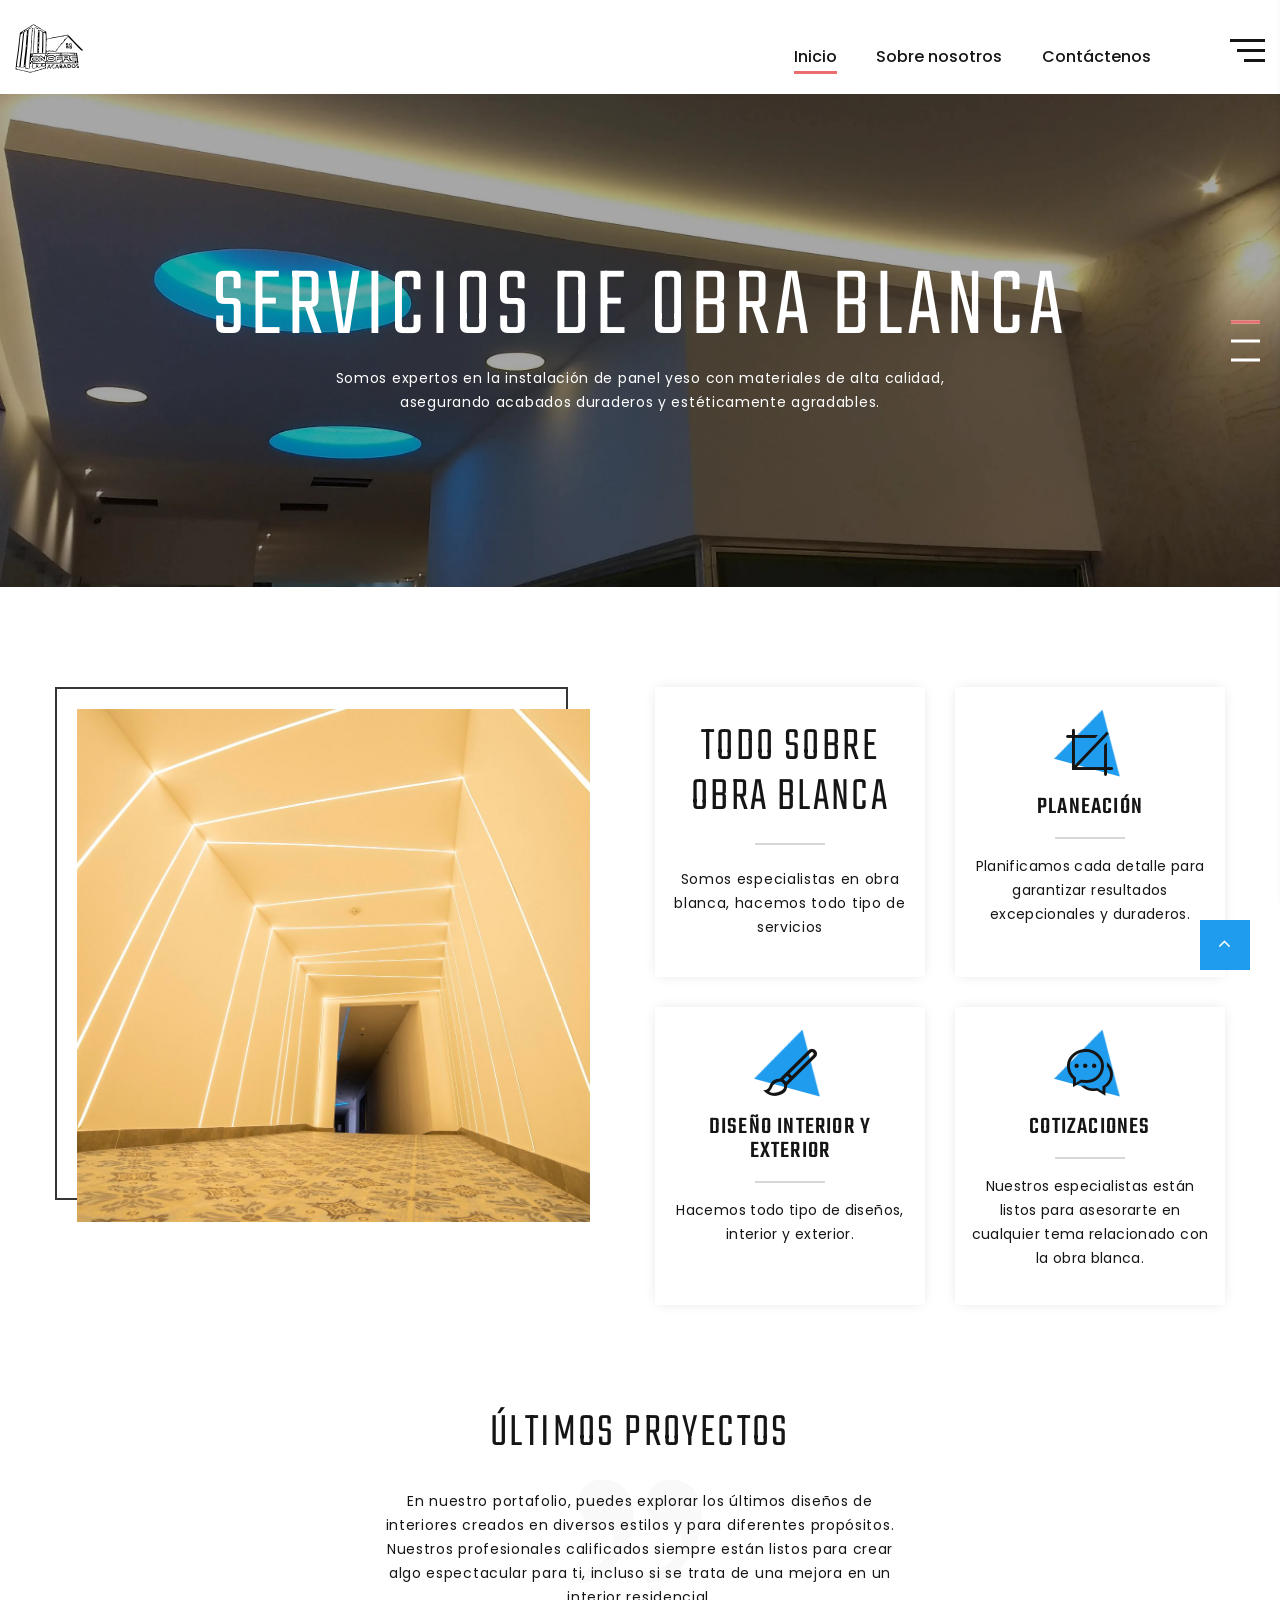
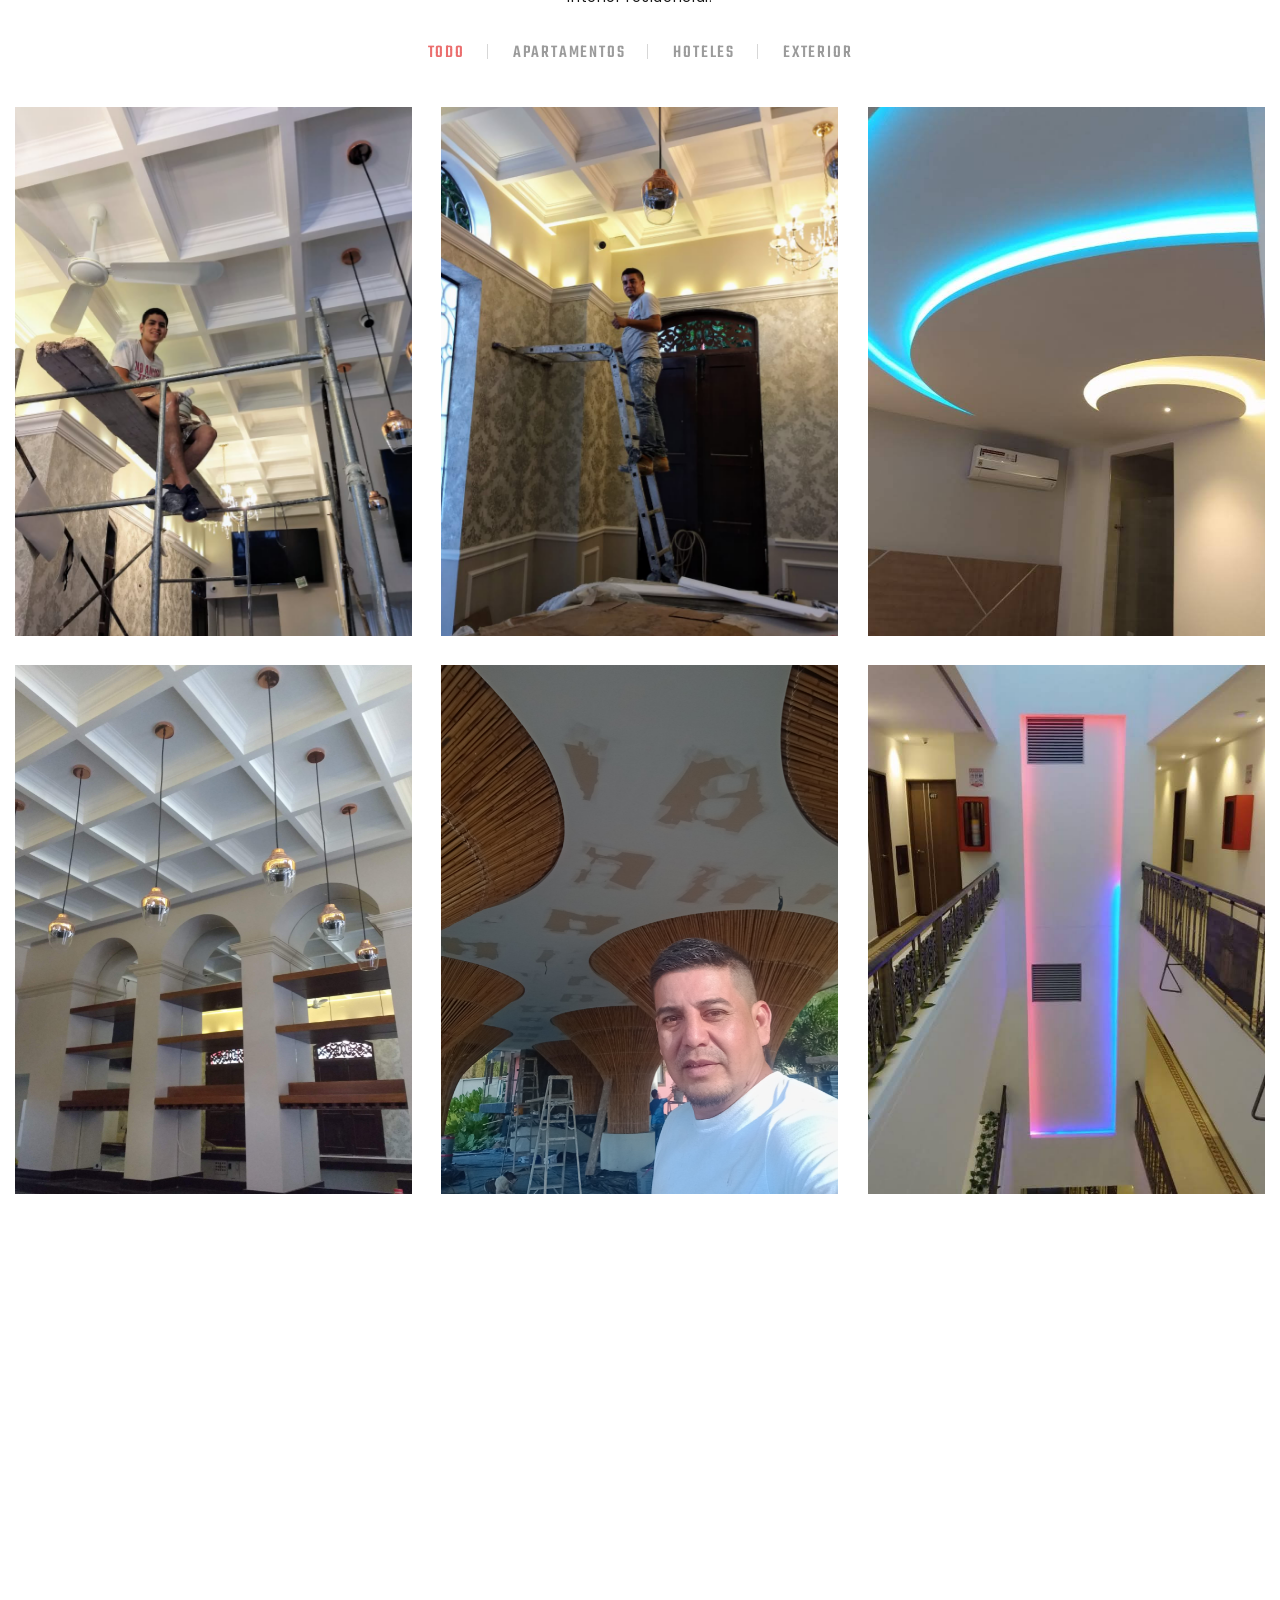
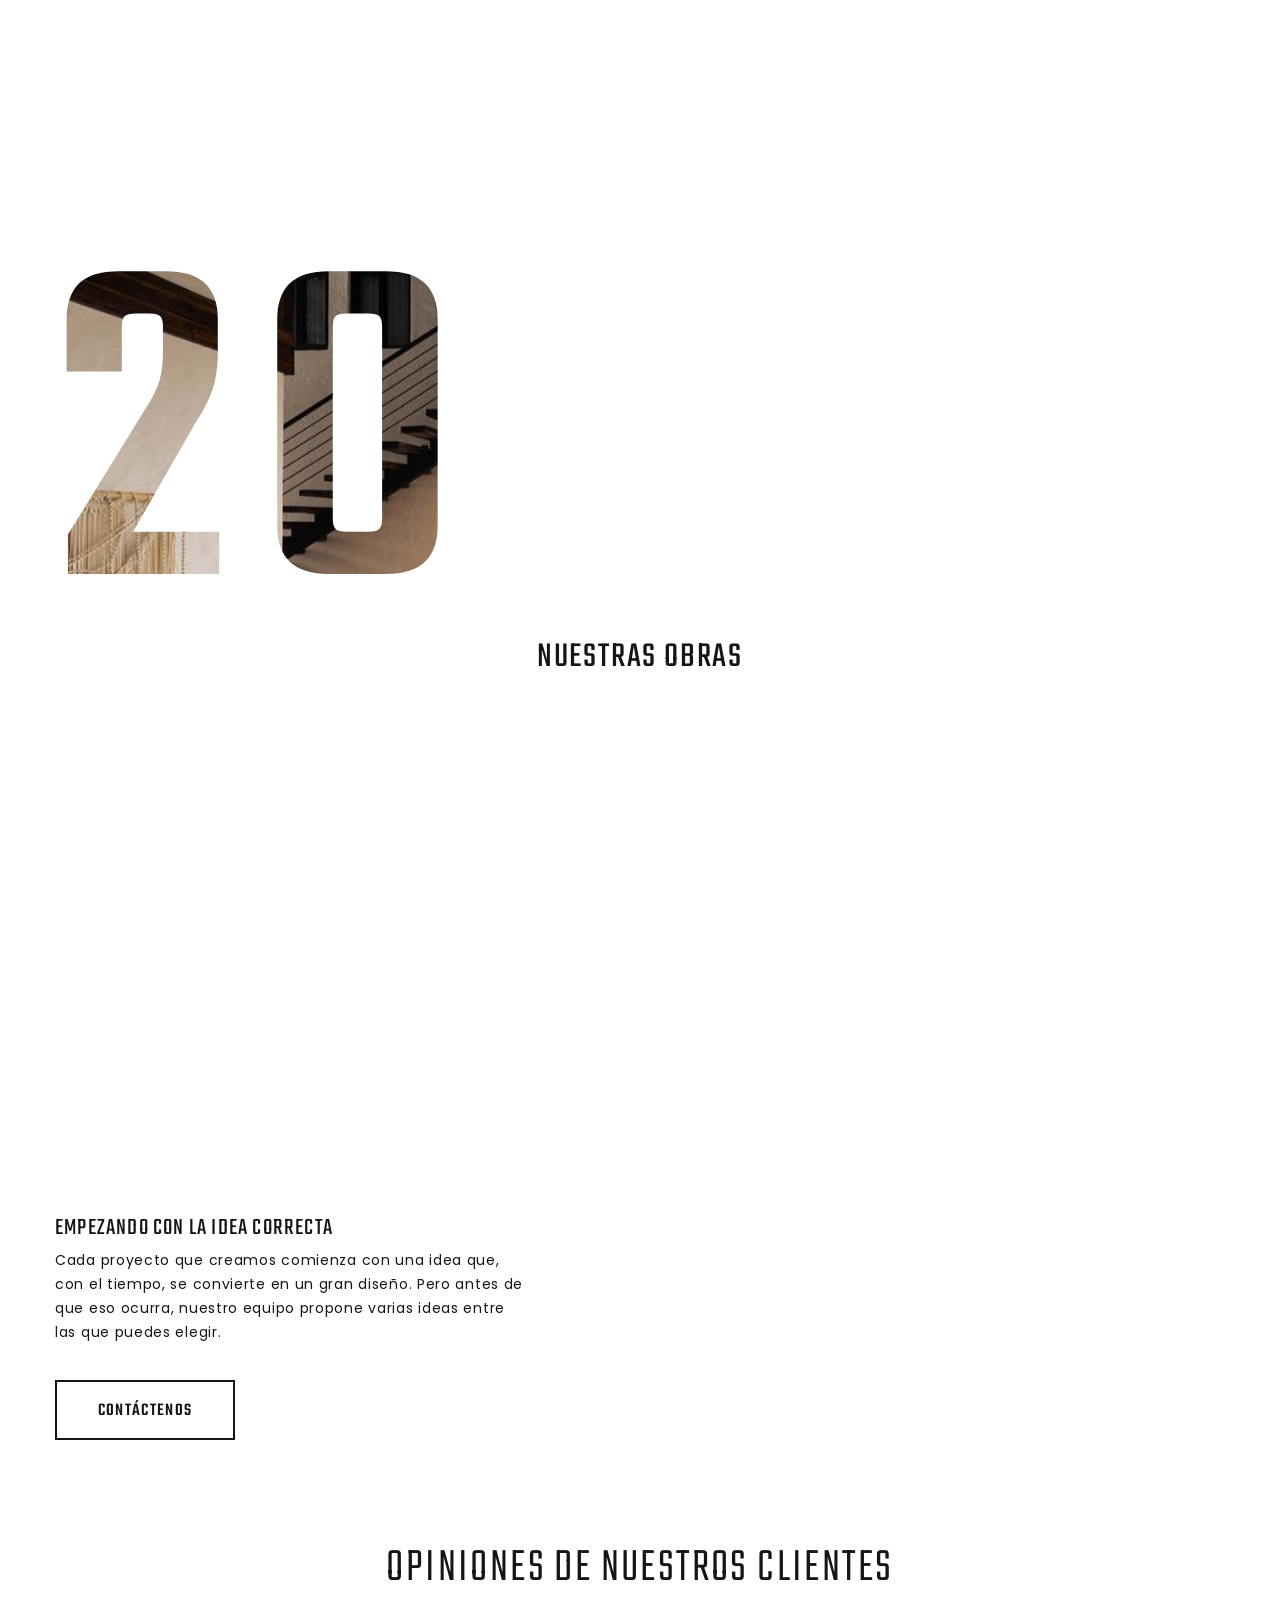
<file: index.html>
<!DOCTYPE html>
<html class="wide wow-animation" lang="en">

<head>
  <title>Inicio</title>
  <meta name="format-detection" content="telephone=no">
  <meta name="viewport"
    content="width=device-width, height=device-height, initial-scale=1.0, maximum-scale=1.0, user-scalable=0">
  <meta http-equiv="X-UA-Compatible" content="IE=edge">
  <meta charset="utf-8">
  <link rel="icon" href="images/favicon.ico" type="image/x-icon">
  <!-- Stylesheets-->
  <link rel="stylesheet" type="text/css"
    href="//fonts.googleapis.com/css?family=Poppins:400,500%7CTeko:300,400,500%7CMaven+Pro:500">
  <link rel="stylesheet" href="css/bootstrap.css">
  <link rel="stylesheet" href="css/fonts.css">
  <link rel="stylesheet" href="css/style.css">
  <meta property="og:title" content="Onofre acabados" />
  <meta property="og:description" content="Profesionales en acabados de obra blanca" />
  <meta property="og:image" content="https://onofreacabados.com/images/yo.jpeg" />
  <meta property="og:url" content="onofreacabados.com" />
  <meta property="og:type" content="website" />
</head>

<body>
  <div class="preloader">
    <div class="preloader-body">
      <div class="cssload-container"><span></span><span></span><span></span><span></span>
      </div>
    </div>
  </div>
  <div class="page">
    <!-- Page Header-->
    <header class="section page-header">
      <!-- RD Navbar-->
      <div class="rd-navbar-wrap">
        <nav class="rd-navbar rd-navbar-classic" data-layout="rd-navbar-fixed" data-sm-layout="rd-navbar-fixed"
          data-md-layout="rd-navbar-fixed" data-md-device-layout="rd-navbar-fixed" data-lg-layout="rd-navbar-static"
          data-lg-device-layout="rd-navbar-fixed" data-xl-layout="rd-navbar-static"
          data-xl-device-layout="rd-navbar-static" data-xxl-layout="rd-navbar-static"
          data-xxl-device-layout="rd-navbar-static" data-lg-stick-up-offset="46px" data-xl-stick-up-offset="46px"
          data-xxl-stick-up-offset="46px" data-lg-stick-up="true" data-xl-stick-up="true" data-xxl-stick-up="true">
          <div class="rd-navbar-main-outer">
            <div class="rd-navbar-main">
              <!-- RD Navbar Panel-->
              <div class="rd-navbar-panel">
                <!-- RD Navbar Toggle-->
                <button class="rd-navbar-toggle" data-rd-navbar-toggle=".rd-navbar-nav-wrap"><span></span></button>
                <!-- RD Navbar Brand-->
                <div class="rd-navbar-brand"><a class="brand" href="index.html"><img src="images/logo.svg" alt=""
                      width="229" height="43" /></a></div>
              </div>
              <div class="rd-navbar-main-element">
                <div class="rd-navbar-nav-wrap">
                  <!-- RD Navbar Nav-->
                  <ul class="rd-navbar-nav">
                    <li class="rd-nav-item active"><a class="rd-nav-link" href="index.html">Inicio</a>
                    </li>
                    <li class="rd-nav-item"><a class="rd-nav-link" href="about-us.html">Sobre nosotros</a>
                    </li>
                    <li class="rd-nav-item"><a class="rd-nav-link" href="contact-us.html">Contáctenos</a>
                    </li>
                  </ul>
                </div>
                <div class="rd-navbar-project-hamburger" data-rd-navbar-toggle=".rd-navbar-main">
                  <div class="project-hamburger"><span class="project-hamburger-arrow-top"></span><span
                      class="project-hamburger-arrow-center"></span><span class="project-hamburger-arrow-bottom"></span>
                  </div>
                  <div class="project-close"><span></span><span></span></div>
                </div>
              </div>
              <div class="rd-navbar-project rd-navbar-classic-project">
                <h4 class="text-spacing-50">Nuestros trabajos</h4>
                <div class="rd-navbar-project-content rd-navbar-classic-project-content">
                  <div class="row" data-lightgallery="group">
                    <div class="col-12">
                      <!-- Thumbnail Classic-->
                      <article class="thumbnail thumbnail-mary">
                        <div class="thumbnail-mary-figure2"><img src="images/o.jpeg" alt="" />
                        </div>
                        <div class="thumbnail-mary-caption"><a class="icon fl-bigmug-line-zoom60" href="images/o.jpeg"
                            data-lightgallery="item"><img src="images/o.jpeg" alt="" width="330" height="240" /></a>
                        </div>
                      </article>
                    </div>
                    <div class="col-12">
                      <!-- Thumbnail Classic-->
                      <article class="thumbnail thumbnail-mary">
                        <div class="thumbnail-mary-figure"><img src="images/rayo.jpeg" alt="" width="330"
                            height="240" />
                        </div>
                        <div class="thumbnail-mary-caption"><a class="icon fl-bigmug-line-zoom60"
                            href="images/rayo.jpeg" data-lightgallery="item"><img src="images/rayo.jpeg" alt=""
                              width="330" height="240" /></a>
                        </div>
                      </article>
                    </div>
                    <div class="col-12">
                      <!-- Thumbnail Classic-->
                      <article class="thumbnail thumbnail-mary">
                        <div class="thumbnail-mary-figure"><img src="images/e.jpeg" alt="" width="330" height="240" />
                        </div>
                        <div class="thumbnail-mary-caption"><a class="icon fl-bigmug-line-zoom60" href="images/e.jpeg"
                            data-lightgallery="item"><img src="images/e.jpeg" alt="" width="330" height="240" /></a>
                        </div>
                      </article>
                    </div>
                    <div class="col-12">
                      <!-- Thumbnail Classic-->
                      <article class="thumbnail thumbnail-mary">
                        <div class="thumbnail-mary-figure"><img src="images/a.jpeg" alt="" width="330" height="240" />
                        </div>
                        <div class="thumbnail-mary-caption"><a class="icon fl-bigmug-line-zoom60" href="images/a.jpeg"
                            data-lightgallery="item"><img src="images/a.jpeg" alt="" width="330" height="240" /></a>
                        </div>
                      </article>
                    </div>
                  </div>
                </div>
              </div>
            </div>
          </div>
        </nav>
      </div>
    </header>
    <!-- Swiper-->
    <section class="section swiper-container swiper-slider swiper-slider-classic" data-loop="true" data-autoplay="5000"
      data-simulate-touch="true" data-direction="vertical" data-nav="false">
      <div class="swiper-wrapper text-center">
        <div class="swiper-slide context-dark" data-slide-bg="images/img4.webp">
          <div class="swiper-slide-caption section-md">
            <div class="container">
              <h1 data-caption-animate="fadeInLeft" data-caption-delay="0">Servicios de Obra Blanca</h1>
              <p class="text-width-large" data-caption-animate="fadeInRight" data-caption-delay="100">Somos expertos en
                la instalación de panel yeso con materiales de alta calidad, asegurando acabados
                duraderos y estéticamente agradables.</p>
            </div>
          </div>
        </div>
        <div class="swiper-slide context-dark" data-slide-bg="images/principal2.webp">
          <div class="swiper-slide-caption section-md">
            <div class="container">
              <h1 data-caption-animate="fadeInLeft" data-caption-delay="0">Excelencia en Acabados</h1>
              <p class="text-width-large" data-caption-animate="fadeInRight" data-caption-delay="100">Como expertos en
                obra blanca, ofrecemos acabados interiores o exteriores de calidad superior, asegurando que cada
                detalle, desde paredes hasta techos, esté perfectamente acabado.</p>
            </div>
          </div>
        </div>
        <div class="swiper-slide context-dark" data-slide-bg="images/principal.webp">
          <div class="swiper-slide-caption section-md">
            <div class="container">
              <h1 data-caption-animate="fadeInLeft" data-caption-delay="0">Remodelaciones con Estilo</h1>
              <p class="text-width-large" data-caption-animate="fadeInRight" data-caption-delay="100">Transformamos tu
                espacio con servicios profesionales de obra blanca, desde drywall hasta acabados de lujo, adaptados a
                tus necesidades.</p>
            </div>
          </div>
        </div>
      </div>
      <!-- Swiper Pagination-->
      <div class="swiper-pagination__module">
        <div class="swiper-pagination__fraction"><span class="swiper-pagination__fraction-index">00</span><span
            class="swiper-pagination__fraction-divider">/</span><span
            class="swiper-pagination__fraction-count">00</span></div>
        <div class="swiper-pagination__divider"></div>
        <div class="swiper-pagination"></div>
      </div>
    </section>

    <!-- See all services-->
    <section class="section section-sm section-first bg-default text-center">
      <div class="container">
        <div class="row row-30 justify-content-center">
          <div class="col-md-7 col-lg-5 col-xl-6 text-lg-left wow fadeInUp">
            <div class="figure-classic figure-classic-left"><img src="images/img12.jpg" alt="" width="513"
                height="561" />
            </div>
          </div>
          <div class="col-lg-7 col-xl-6">
            <div class="row row-30">
              <div class="col-sm-6 wow fadeInRight">
                <article class="box-icon-modern box-icon-modern-custom">
                  <div>
                    <h3 class="box-icon-modern-big-title">Todo sobre obra blanca</h3>
                    <div class="box-icon-modern-decor"></div>
                    <p class="box-icon-modern-text">Somos especialistas en obra blanca, hacemos todo tipo de servicios
                    </p>
                  </div>
                </article>
              </div>
              <div class="col-sm-6 wow fadeInRight" data-wow-delay=".1s">
                <article class="box-icon-modern box-icon-modern-2">
                  <div class="box-icon-modern-icon fl-bigmug-line-cropping1"></div>
                  <h5 class="box-icon-modern-title">Planeación</h5>
                  <div class="box-icon-modern-decor"></div>
                  <p class="box-icon-modern-text">Planificamos cada detalle para garantizar resultados excepcionales y
                    duraderos.
                  </p>
                </article>
              </div>
              <div class="col-sm-6 wow fadeInRight" data-wow-delay=".2s">
                <article class="box-icon-modern box-icon-modern-2">
                  <div class="box-icon-modern-icon fl-bigmug-line-paintbrush9"></div>
                  <h5 class="box-icon-modern-title">Diseño interior y exterior</h5>
                  <div class="box-icon-modern-decor"></div>
                  <p class="box-icon-modern-text">Hacemos todo tipo de diseños, interior y exterior.</p>
                </article>
              </div>
              <div class="col-sm-6 wow fadeInRight" data-wow-delay=".3s">
                <article class="box-icon-modern box-icon-modern-2">
                  <div class="box-icon-modern-icon fl-bigmug-line-chat55"></div>
                  <h5 class="box-icon-modern-title">Cotizaciones</h5>
                  <div class="box-icon-modern-decor"></div>
                  <p class="box-icon-modern-text">Nuestros especialistas están listos para asesorarte en cualquier tema
                    relacionado con la obra blanca.</p>
                </article>
              </div>
            </div>
          </div>
        </div>
      </div>
    </section>

    <!-- Latest Projects-->
    <section class="section section-sm section-fluid bg-default text-center">
      <div class="container-fluid">
        <h3 class="wow fadeInLeft">Últimos proyectos</h3>
        <p class="quote-jean wow fadeInRight" data-wow-delay=".1s">En nuestro portafolio, puedes explorar los últimos
          diseños de interiores creados en diversos estilos y para diferentes propósitos. Nuestros profesionales
          calificados siempre están listos para crear algo espectacular para ti, incluso si se trata de una
          mejora en un interior residencial.</p>
        <div class="isotope-filters isotope-filters-horizontal">
          <button
            class="isotope-filters-toggle button button-md button-icon button-icon-right button-default-outline button-wapasha"
            data-custom-toggle="#isotope-3" data-custom-toggle-hide-on-blur="true"><span
              class="icon fa fa-caret-down"></span>Filter</button>
          <ul class="isotope-filters-list" id="isotope-3">
            <li><a class="active" href="#" data-isotope-filter="*" data-isotope-group="gallery">Todo</a></li>
            <li><a href="#" data-isotope-filter="Type 1" data-isotope-group="gallery">Apartamentos</a></li>
            <li><a href="#" data-isotope-filter="Type 2" data-isotope-group="gallery">Hoteles</a></li>
            <li><a href="#" data-isotope-filter="Type 3" data-isotope-group="gallery">Exterior</a></li>
          </ul>
        </div>
        <div class="row row-30 isotope" data-isotope-layout="fitRows" data-isotope-group="gallery"
          data-lightgallery="group">
          <div class="col-sm-6 col-lg-4 col-xxl-3 isotope-item wow fadeInLeft" data-filter="Type 3">
            <!-- Thumbnail Classic-->
            <article class="thumbnail thumbnail-classic thumbnail-md">
              <a href="images/yo.jpeg" data-lightgallery="item">
                <div class="thumbnail-classic-figure"><img src="images/yo.jpeg" alt="" width="420" height="350" />
                </div>
              </a>

            </article>
          </div>
          <div class="col-sm-6 col-lg-4 col-xxl-3 isotope-item wow fadeInLeft" data-filter="Type 2"
            data-wow-delay=".1s">
            <!-- Thumbnail Classic-->
            <article class="thumbnail thumbnail-classic thumbnail-md">
              <a href="images/papa.jpeg" data-lightgallery="item">
                <div class="thumbnail-classic-figure"><img src="images/papa.jpeg" alt="" width="420" height="350" />
                </div>
              </a>

            </article>
          </div>
          <div class="col-sm-6 col-lg-4 col-xxl-3 isotope-item wow fadeInLeft" data-filter="Type 1"
            data-wow-delay=".2s">
            <!-- Thumbnail Classic-->
            <article class="thumbnail thumbnail-classic thumbnail-md">
              <a href="images/img23.jpg" data-lightgallery="item">
                <div class="thumbnail-classic-figure"><img src="images/img23.jpg" alt="" width="420" height="350" />
                </div>
              </a>
            </article>
          </div>
          <div class="col-sm-6 col-lg-4 col-xxl-3 isotope-item wow fadeInLeft" data-filter="Type 3"
            data-wow-delay=".3s">
            <!-- Thumbnail Classic-->
            <article class="thumbnail thumbnail-classic thumbnail-md">
              <a href="images/principal3.jpeg" data-lightgallery="item">
                <div class="thumbnail-classic-figure"><img src="images/principal3.jpeg" alt="" width="420"
                    height="350" />
                </div>
              </a>
            </article>
          </div>
          <div class="col-sm-6 col-lg-4 col-xxl-3 isotope-item wow fadeInRight" data-filter="Type 2">
            <!-- Thumbnail Classic-->
            <article class="thumbnail thumbnail-classic thumbnail-md">
              <a href="images/papa4.jpeg" data-lightgallery="item">
                <div class="thumbnail-classic-figure"><img src="images/papa4.jpeg" alt="" width="420" height="350" />
                </div>
              </a>
            </article>
          </div>
          <div class="col-sm-6 col-lg-4 col-xxl-3 isotope-item wow fadeInRight" data-filter="Type 1"
            data-wow-delay=".1s">
            <!-- Thumbnail Classic-->
            <article class="thumbnail thumbnail-classic thumbnail-md">
              <a href="images/img13.jpg" data-lightgallery="item">
                <div class="thumbnail-classic-figure"><img src="images/img13.jpg" alt="" width="420" height="350" />
                </div>
              </a>
            </article>
          </div>
          <div class="col-sm-6 col-lg-4 col-xxl-3 isotope-item wow fadeInRight" data-filter="Type 3"
            data-wow-delay=".2s">
            <!-- Thumbnail Classic-->
            <article class="thumbnail thumbnail-classic thumbnail-md">
              <a href="images/img16.jpg" data-lightgallery="item">
                <div class="thumbnail-classic-figure"><img src="images/img16.jpg" alt="" width="420" height="350" />
                </div>
              </a>

            </article>
          </div>
          <div class="col-sm-6 col-lg-4 col-xxl-3 isotope-item wow fadeInRight" data-filter="Type 2"
            data-wow-delay=".3s">
            <!-- Thumbnail Classic-->
            <article class="thumbnail thumbnail-classic thumbnail-md">
              <a href="images/img-luna.jpg" data-lightgallery="item">
                <div class="thumbnail-classic-figure"><img src="images/img-luna.jpg" alt="" width="420" height="350" />
                </div>
              </a>
            </article>
          </div>
        </div>
      </div>
    </section>

    <!-- Years of experience-->
    <section class="section section-sm bg-default">
      <div class="container">
        <div class="row row-50 row-xl-24 justify-content-center align-items-center align-items-lg-start text-left">
          <div class="col-md-6 col-lg-5 col-xl-4 text-center"><a class="text-img" href="about-us.html"><span
                class="counter">20</span></a></div>
          <div class="col-sm-8 col-md-6 col-lg-5 col-xl-4">
            <div class="text-width-extra-small offset-top-lg-24 wow fadeInUp">
              <h3 class="title-decoration-lines-left">Años de experiencia</h3>
              <p class="text-gray-500">Onofre Acabados es una empresa especializada en obra blanca, dedicada a la
                creación de diseños personalizados de interiores y exteriores para hogares y empresas.</p>
            </div>
          </div>
          <div class="col-sm-10 col-md-8 col-lg-6 col-xl-4 wow fadeInRight" data-wow-delay=".1s">
            <div class="row justify-content-center border-2-column offset-top-xl-26">
              <div class="col-9 col-sm-6">
                <div class="counter-amy">
                  <div class="counter-amy-number"><span class="counter">100</span><span class="symbol">+</span>
                  </div>
                  <h6 class="counter-amy-title">Proyectos</h6>
                </div>
              </div>
              <div class="col-9 col-sm-6">
                <div class="counter-amy">
                  <div class="counter-amy-number"><span class="counter">2</span>
                  </div>
                  <h6 class="counter-amy-title">Proyectos mensuales</h6>
                </div>
              </div>
              <div class="col-9 col-sm-6">
                <div class="counter-amy">
                  <div class="counter-amy-number"><span class="counter">130</span>
                  </div>
                  <h6 class="counter-amy-title">Clientes Satisfechos</h6>
                </div>
              </div>
              <div class="col-9 col-sm-6">
                <div class="counter-amy">
                  <div class="counter-amy-number"><span class="counter">16</span>
                  </div>
                  <h6 class="counter-amy-title">Empleados expertos</h6>
                </div>
              </div>
            </div>
          </div>
          <h4 class="text-spacing-50 ">Nuestras obras</h4>
          <div class="col-lg-6 col-xl-12 align-self-center">
            <div class="row row-30 justify-content-center">
              <div class="col-sm-6 col-md-5 col-lg-6 col-xl-3 wow fadeInLeft"><a class="clients-classic"
                  href="https://www.instagram.com/casamalvavillas/"><img src="images/casa_malva.jpg" alt="" width="270"
                    height="117" /></a></div>
              <div class="col-sm-6 col-md-5 col-lg-6 col-xl-3 wow fadeInLeft" data-wow-delay=".1s"><a
                  class="clients-classic" href="https://www.instagram.com/40copascali/?hl=es"><img
                    src="images/40_copas_logo.png" alt="" width="270" height="117" /></a></div>
              <div class="col-sm-6 col-md-5 col-lg-6 col-xl-3 wow fadeInLeft" data-wow-delay=".2s"><a
                  class="clients-classic" href="https://www.instagram.com/rosanegra.restaurante/?hl=es"><img
                    src="images/rosa_negra.png" alt="" width="270" height="117" /></a></div>
              <div class="col-sm-6 col-md-5 col-lg-6 col-xl-3 wow fadeInLeft" data-wow-delay=".3s"><a
                  class="clients-classic" href="https://www.instagram.com/mangatamotel/"><img
                    src="images/mangata_logo.png" alt="" width="270" height="117" /></a></div>
            </div>
          </div>
        </div>
      </div>
    </section>

    <!-- You dream — we embody-->
    <section class="section section-sm bg-default text-md-left">
      <div class="container">
        <div class="row row-50 align-items-center justify-content-center justify-content-xl-between">
          <div class="col-lg-6 col-xl-5 wow fadeInLeft">
            <h3>Tu sueñas — Lo hacemos</h3>
            <!-- Bootstrap tabs-->
            <div class="tabs-custom tabs-horizontal tabs-line tabs-line-big text-center text-md-left" id="tabs-6">
              <!-- Nav tabs-->
              <ul class="nav nav-tabs">
                <li class="nav-item" role="presentation"><a class="nav-link nav-link-big active" href="#tabs-6-1"
                    data-toggle="tab">01</a></li>
                <li class="nav-item" role="presentation"><a class="nav-link nav-link-big" href="#tabs-6-2"
                    data-toggle="tab">02</a></li>
                <li class="nav-item" role="presentation"><a class="nav-link nav-link-big" href="#tabs-6-3"
                    data-toggle="tab">03</a></li>
                <li class="nav-item" role="presentation"><a class="nav-link nav-link-big" href="#tabs-6-4"
                    data-toggle="tab">04</a></li>
              </ul>
              <!-- Tab panes-->
              <div class="tab-content">
                <div class="tab-pane fade show active" id="tabs-6-1">
                  <h5 class="font-weight-normal">Empezando con la idea correcta</h5>
                  <p>Cada proyecto que creamos comienza con una idea que, con el tiempo, se convierte en un gran diseño.
                    Pero antes de que eso ocurra, nuestro equipo propone varias ideas entre las que puedes elegir.</p>
                  <div class="group-md group-middle"><a class="button button-default-outline button-wapasha"
                      href="contact-us.html">Contáctenos</a></div>
                </div>
                <div class="tab-pane fade" id="tabs-6-2">
                  <h5 class="font-weight-normal">Selección de los recursos</h5>
                  <p>En onofre acabados, priorizamos materiales de alta calidad y herramientas
                    especializadas, junto a un equipo experto, para garantizar resultados duraderos y estéticos en cada
                    proyecto.
                  </p>
                  <div class="group-md group-middle"><a class="button button-default-outline button-wapasha"
                      href="contact-us.html">Contáctenos</a></div>
                </div>
                <div class="tab-pane fade" id="tabs-6-3">
                  <h5 class="font-weight-normal">Trabajo arduo</h5>
                  <p>Una vez finalizada la etapa anterior, pasamos a implementar nuestro proyecto y crear un mejor
                    diseño interior o exterior para su hogar u oficina.
                  </p>
                  <div class="group-md group-middle"><a class="button button-default-outline button-wapasha"
                      href="contact-us.html">Contáctenos</a></div>
                </div>
                <div class="tab-pane fade" id="tabs-6-4">
                  <h5 class="font-weight-normal">Conseguir el resultado final</h5>
                  <p>Finalmente, tratamos de asegurarnos de que todo se haga como debe ser para que pueda disfrutar de
                    su nuevo y renovado espacio.</p>
                  <div class="group-md group-middle"><a class="button button-default-outline button-wapasha"
                      href="contact-us.html">Contáctenos</a></div>
                </div>
              </div>
            </div>
          </div>
          <div class="col-lg-6 text-center wow fadeInUp" data-wow-delay=".1s">
            <div class="figure-classic figure-classic-right"><img src="images/img20.jpg" alt="" width="556"
                height="434" />
            </div>
          </div>
        </div>
      </div>
    </section>

    <!-- What people Say-->
    <section class="section section-sm section-bottom-70 section-fluid bg-default">
      <div class="container-fluid">
        <h3>Opiniones de nuestros clientes</h3>
        <div class="row row-50 row-sm">
          <div class="col-md-6 col-xl-4 wow fadeInRight">
            <!-- Quote Modern-->
            <article class="quote-modern quote-modern-custom">
              <div class="unit unit-spacing-md align-items-center">
                <div class="unit-left"><a class="quote-modern-figure" href="#"><img class="img-circles"
                      src="images/recortada.jpg" alt="" width="75" height="75" /></a></div>
                <div class="unit-body">
                  <h5 class="quote-modern-cite">Manuela George</h5>
                  <p class="quote-modern-status">Administradora de salud</p>
                </div>
              </div>
              <div class="quote-modern-text">
                <p class="q">Servicio excelente y profesional. El equipo instaló el panel yeso en mi hogar de manera
                  impecable y rápida. La atención al detalle y la limpieza después del trabajo fueron excepcionales.
                  ¡Los recomiendo al 100%!</p>
              </div>
            </article>
          </div>
          <div class="col-md-6 col-xl-4 wow fadeInRight" data-wow-delay=".1s">
            <!-- Quote Modern-->
            <article class="quote-modern quote-modern-custom">
              <div class="unit unit-spacing-md align-items-center">
                <div class="unit-left"><a class="quote-modern-figure" href="#"><img class="img-circles"
                      src="images/daniel.jpg" alt="" width="75" height="75" /></a></div>
                <div class="unit-body">
                  <h5 class="quote-modern-cite">Daniel Londoño</h5>
                  <p class="quote-modern-status">Freelancer</p>
                </div>
              </div>
              <div class="quote-modern-text">
                <p class="q">Estoy impresionado con la calidad del trabajo. El equipo no solo cumplió con los plazos,
                  sino que también superó mis expectativas en cuanto a acabado y diseño. ¡Definitivamente volveré a
                  contratarlos para futuros proyectos!</p>
              </div>
            </article>
          </div>
          <div class="col-md-6 col-xl-4 wow fadeInRight" data-wow-delay=".2s">
            <!-- Quote Modern-->
            <article class="quote-modern quote-modern-custom">
              <div class="unit unit-spacing-md align-items-center">
                <div class="unit-left"><a class="quote-modern-figure"><img class="img-circles"
                      src="images/recortada3.jpg" alt="" width="75" height="75" /></a></div>
                <div class="unit-body">
                  <h5 class="quote-modern-cite">Alonso Galeana</h5>
                  <p class="quote-modern-status">Carpintero</p>
                </div>
              </div>
              <div class="quote-modern-text">
                <p class="q">Contratar a esta empresa fue una de las mejores decisiones que tomé para mi remodelación.
                  Desde el primer contacto, mostraron profesionalismo y un trato amable. El resultado final fue
                  perfecto, y mi espacio luce increíble. ¡Gracias por su excelente trabajo!</p>
              </div>
            </article>
          </div>
        </div>
      </div>
    </section>

    <hr>

    <div class="container footer-bottom-panel wow fadeInUp">
      <!-- Rights-->
      <p class="rights"><span>&copy;&nbsp;</span><span class="copyright-year"></span>&nbsp;Todos los
        derechos reservados.<span> Hecho&nbsp;por&nbsp;David&nbsp;Onofre&nbsp;👨‍💻</span>
      </p>
    </div>
    </footer>
  </div>
  <!-- Global Mailform Output-->
  <div class="snackbars" id="form-output-global"></div>
  <!-- Javascript-->
  <script src="js/core.min.js"></script>
  <script src="js/script.js"></script>
  <!-- coded by Himic-->
</body>

</html>
</file>
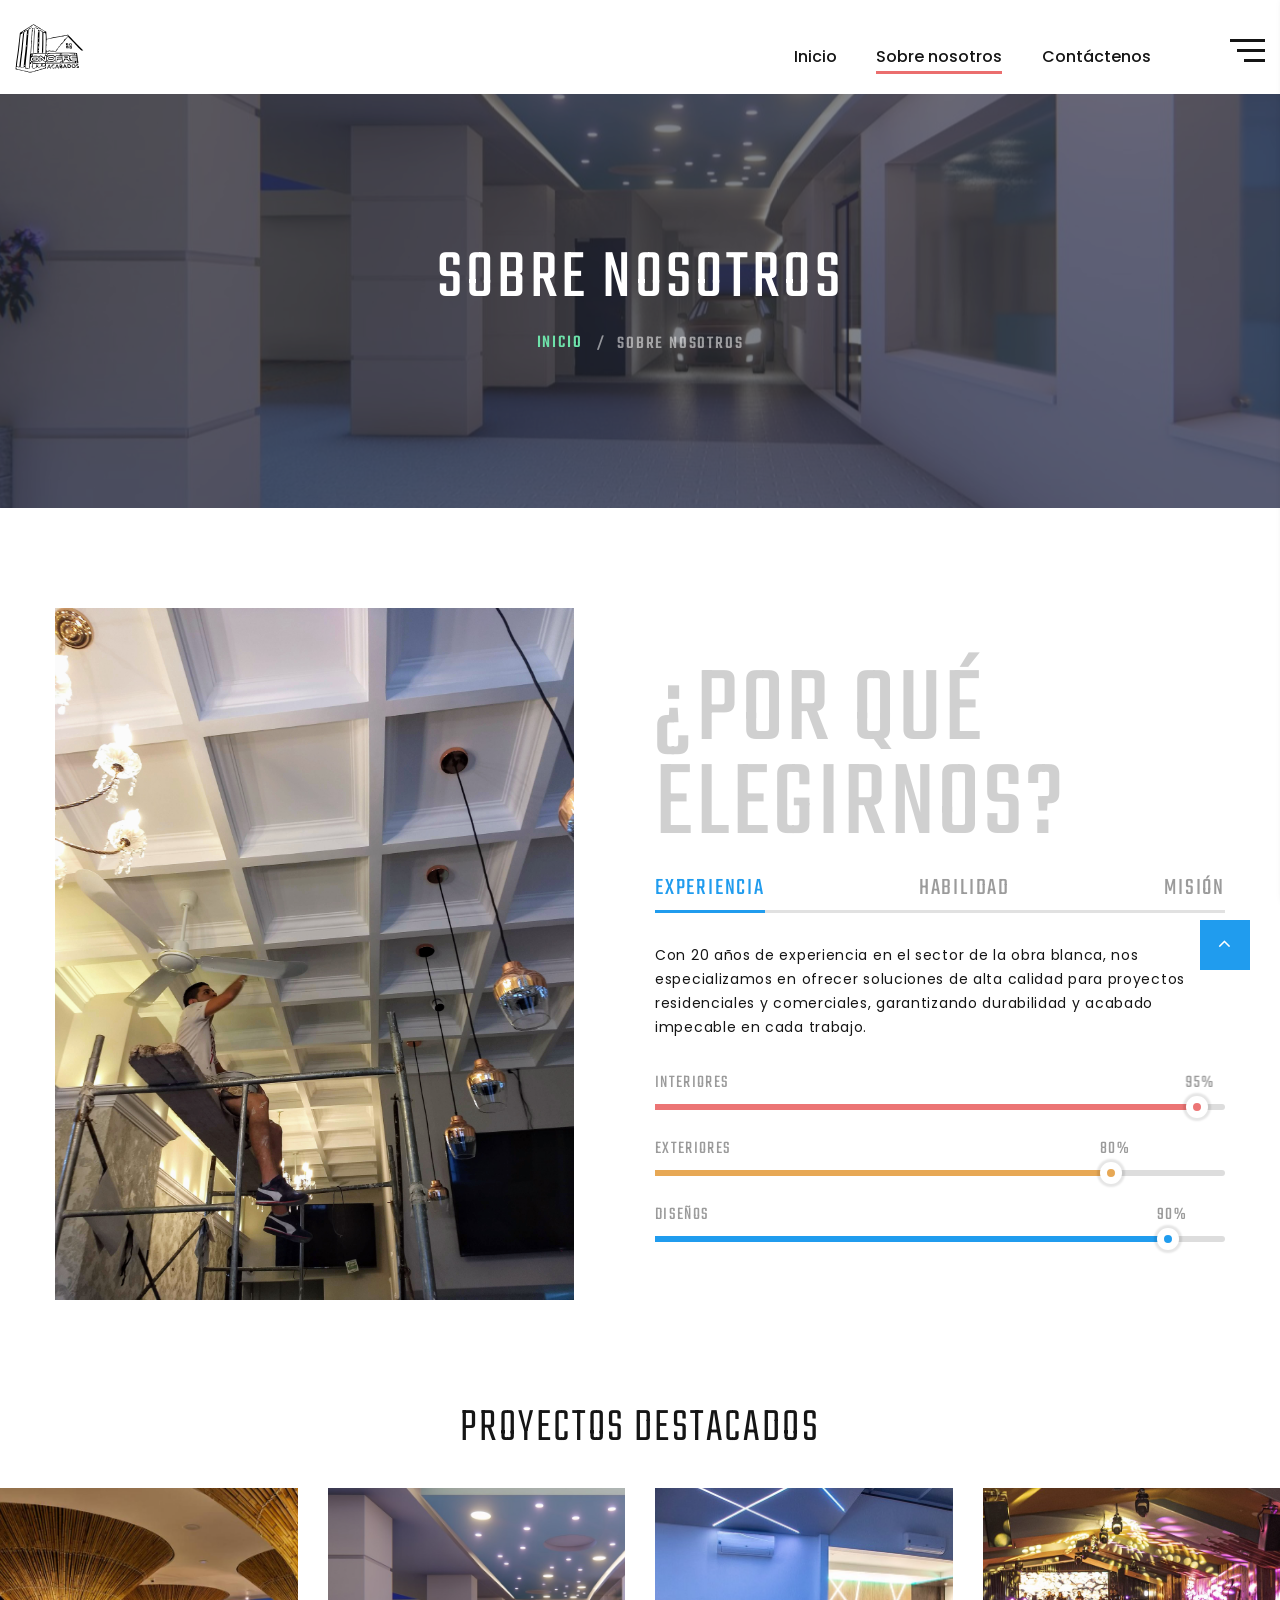
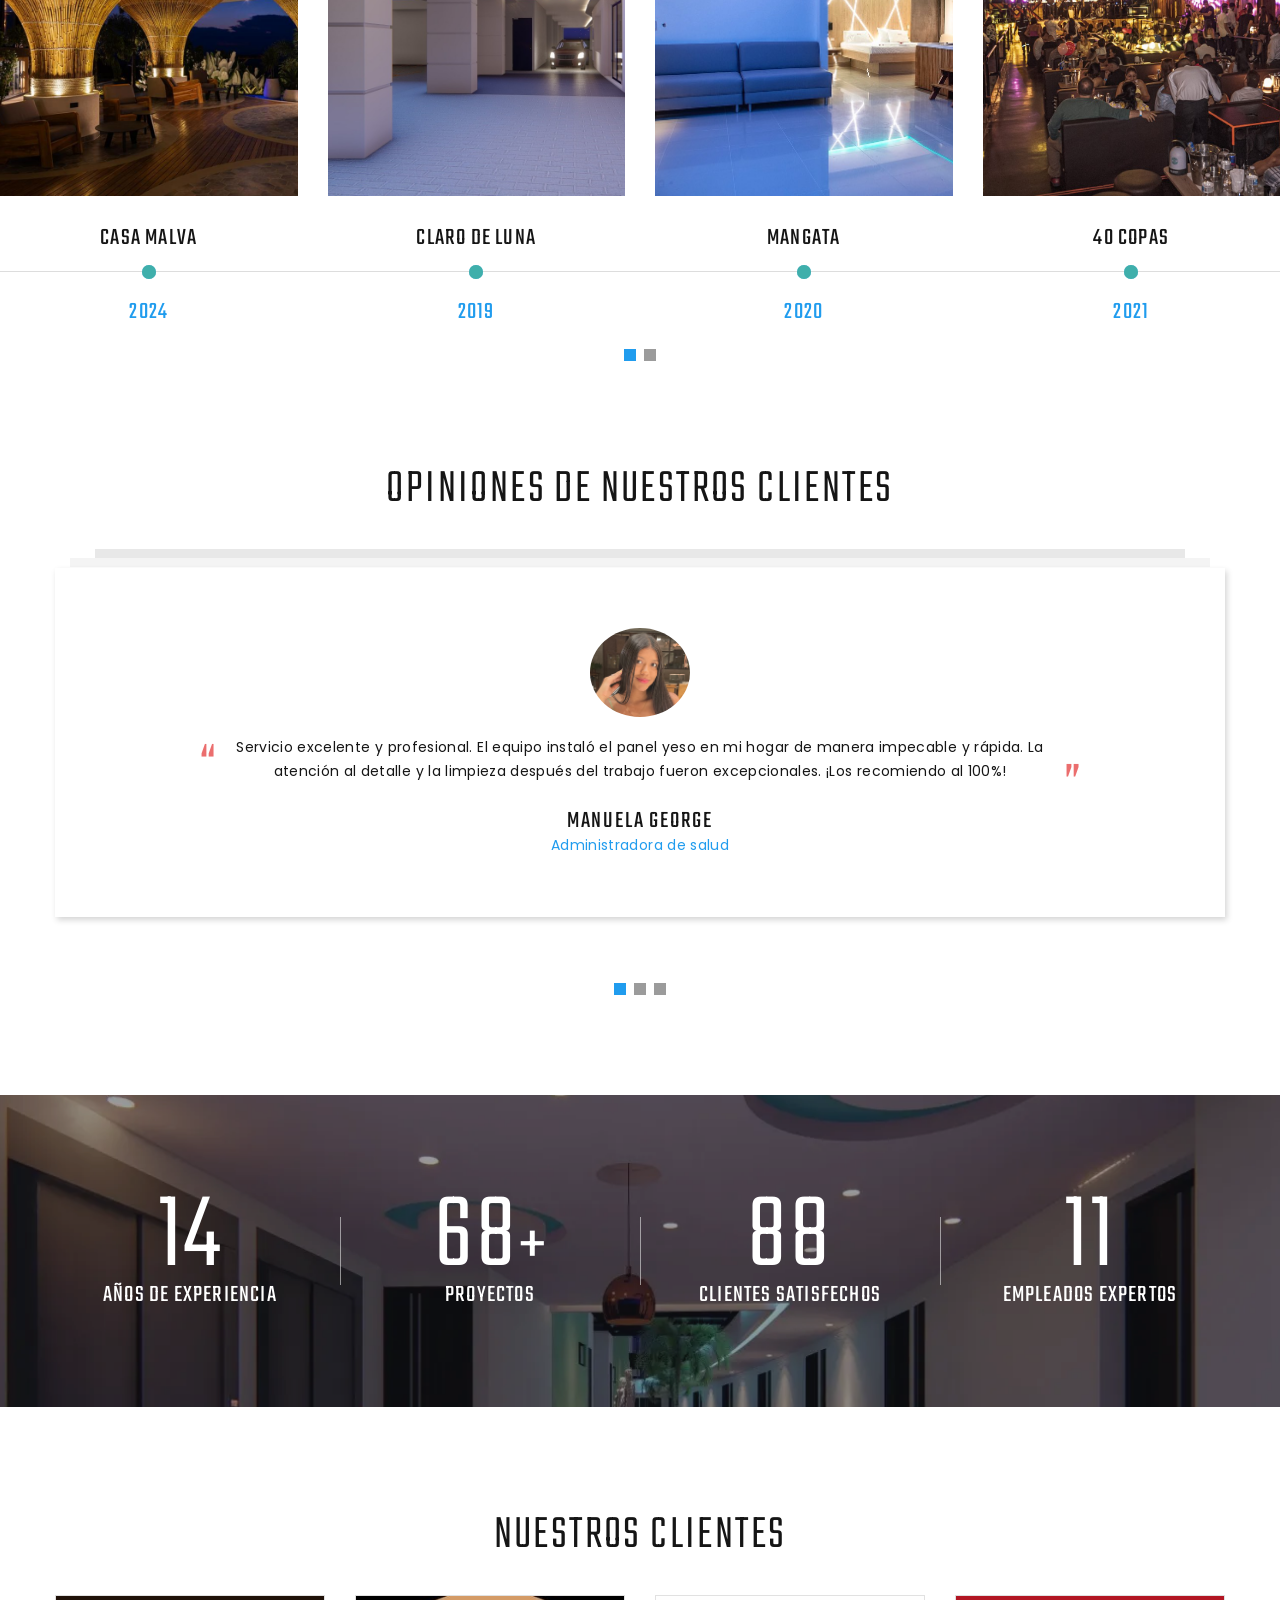
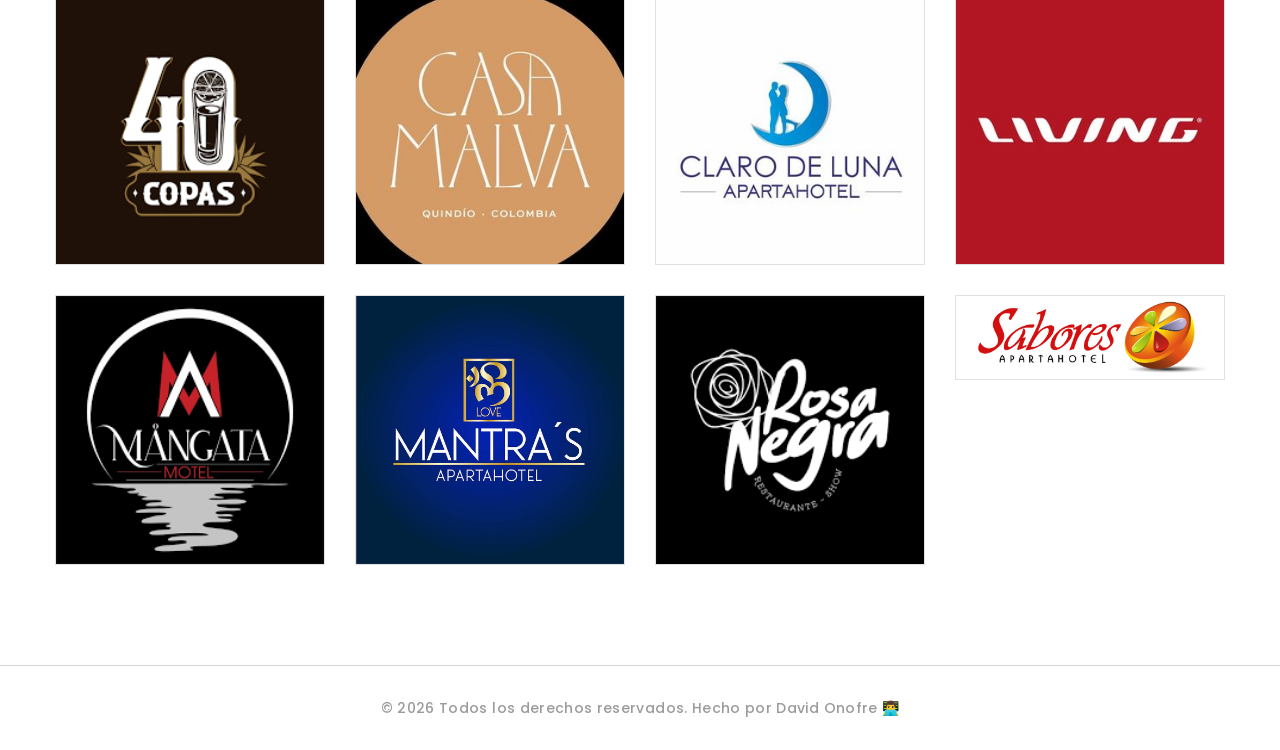
<file: about-us.html>
<!DOCTYPE html>
<html class="wide wow-animation" lang="en">

<head>
  <title>Sobre nosotros!</title>
  <meta name="format-detection" content="telephone=no">
  <meta name="viewport"
    content="width=device-width, height=device-height, initial-scale=1.0, maximum-scale=1.0, user-scalable=0">
  <meta http-equiv="X-UA-Compatible" content="IE=edge">
  <meta charset="utf-8">
  <link rel="icon" href="images/favicon.ico" type="image/x-icon">
  <!-- Stylesheets-->
  <link rel="stylesheet" type="text/css"
    href="//fonts.googleapis.com/css?family=Poppins:400,500%7CTeko:300,400,500%7CMaven+Pro:500">
  <link rel="stylesheet" href="css/bootstrap.css">
  <link rel="stylesheet" href="css/fonts.css">
  <link rel="stylesheet" href="css/style.css">
  <!--[if lt IE 10]>
    <div style="background: #212121; padding: 10px 0; box-shadow: 3px 3px 5px 0 rgba(0,0,0,.3); clear: both; text-align:center; position: relative; z-index:1;"><a href="http://windows.microsoft.com/en-US/internet-explorer/"><img src="images/ie8-panel/warning_bar_0000_us.jpg" border="0" height="42" width="820" alt="You are using an outdated browser. For a faster, safer browsing experience, upgrade for free today."></a></div>
    <script src="js/html5shiv.min.js"></script>
    <![endif]-->
</head>

<body>
  <div class="preloader">
    <div class="preloader-body">
      <div class="cssload-container"><span></span><span></span><span></span><span></span>
      </div>
    </div>
  </div>
  <div class="page">
    <!-- Page Header-->
    <header class="section page-header">
      <!-- RD Navbar-->
      <div class="rd-navbar-wrap">
        <nav class="rd-navbar rd-navbar-classic" data-layout="rd-navbar-fixed" data-sm-layout="rd-navbar-fixed"
          data-md-layout="rd-navbar-fixed" data-md-device-layout="rd-navbar-fixed" data-lg-layout="rd-navbar-static"
          data-lg-device-layout="rd-navbar-fixed" data-xl-layout="rd-navbar-static"
          data-xl-device-layout="rd-navbar-static" data-xxl-layout="rd-navbar-static"
          data-xxl-device-layout="rd-navbar-static" data-lg-stick-up-offset="46px" data-xl-stick-up-offset="46px"
          data-xxl-stick-up-offset="46px" data-lg-stick-up="true" data-xl-stick-up="true" data-xxl-stick-up="true">
          <div class="rd-navbar-main-outer">
            <div class="rd-navbar-main">
              <!-- RD Navbar Panel-->
              <div class="rd-navbar-panel">
                <!-- RD Navbar Toggle-->
                <button class="rd-navbar-toggle" data-rd-navbar-toggle=".rd-navbar-nav-wrap"><span></span></button>
                <!-- RD Navbar Brand-->
                <div class="rd-navbar-brand"><a class="brand" href="index.html"><img src="images/logo.svg" alt=""
                      width="229" height="43" /></a></div>
              </div>
              <div class="rd-navbar-main-element">
                <div class="rd-navbar-nav-wrap">
                  <!-- RD Navbar Nav-->
                  <ul class="rd-navbar-nav">
                    <li class="rd-nav-item"><a class="rd-nav-link" href="index.html">Inicio</a>
                    </li>
                    <li class="rd-nav-item active"><a class="rd-nav-link" href="about-us.html">Sobre nosotros</a>
                    </li>
                    <li class="rd-nav-item"><a class="rd-nav-link" href="contact-us.html">Contáctenos</a>
                    </li>
                  </ul>
                </div>
                <div class="rd-navbar-project-hamburger" data-rd-navbar-toggle=".rd-navbar-main">
                  <div class="project-hamburger"><span class="project-hamburger-arrow-top"></span><span
                      class="project-hamburger-arrow-center"></span><span class="project-hamburger-arrow-bottom"></span>
                  </div>
                  <div class="project-close"><span></span><span></span></div>
                </div>
              </div>
              <div class="rd-navbar-project rd-navbar-classic-project">
                <h4 class="text-spacing-50">Nuestros trabajos</h4>
                <div class="rd-navbar-project-content rd-navbar-classic-project-content">
                  <div class="row" data-lightgallery="group">
                    <div class="col-12">
                      <!-- Thumbnail Classic-->
                      <article class="thumbnail thumbnail-mary">
                        <div class="thumbnail-mary-figure"><img src="images/o.jpeg" alt="" width="330" height="240" />
                        </div>
                        <div class="thumbnail-mary-caption"><a class="icon fl-bigmug-line-zoom60" href="images/o.jpeg"
                            data-lightgallery="item"><img src="images/o.jpeg" alt="" width="330" height="240" /></a>
                        </div>
                      </article>
                    </div>
                    <div class="col-12">
                      <!-- Thumbnail Classic-->
                      <article class="thumbnail thumbnail-mary">
                        <div class="thumbnail-mary-figure"><img src="images/rayo.jpeg" alt="" width="330"
                            height="240" />
                        </div>
                        <div class="thumbnail-mary-caption"><a class="icon fl-bigmug-line-zoom60"
                            href="images/rayo.jpeg" data-lightgallery="item"><img src="images/rayo.jpeg" alt=""
                              width="330" height="240" /></a>
                        </div>
                      </article>
                    </div>
                    <div class="col-12">
                      <!-- Thumbnail Classic-->
                      <article class="thumbnail thumbnail-mary">
                        <div class="thumbnail-mary-figure"><img src="images/e.jpeg" alt="" width="330" height="240" />
                        </div>
                        <div class="thumbnail-mary-caption"><a class="icon fl-bigmug-line-zoom60" href="images/e.jpeg"
                            data-lightgallery="item"><img src="images/e.jpeg" alt="" width="330" height="240" /></a>
                        </div>
                      </article>
                    </div>
                    <div class="col-12">
                      <!-- Thumbnail Classic-->
                      <article class="thumbnail thumbnail-mary">
                        <div class="thumbnail-mary-figure"><img src="images/a.jpeg" alt="" width="330" height="240" />
                        </div>
                        <div class="thumbnail-mary-caption"><a class="icon fl-bigmug-line-zoom60" href="images/a.jpeg"
                            data-lightgallery="item"><img src="images/a.jpeg" alt="" width="330" height="240" /></a>
                        </div>
                      </article>
                    </div>
                  </div>
                </div>
              </div>
            </div>
          </div>
        </nav>
      </div>
    </header>
    <!-- Breadcrumbs -->
    <section class="breadcrumbs-custom-inset">
      <div class="breadcrumbs-custom context-dark bg-overlay-60">
        <div class="container">
          <h2 class="breadcrumbs-custom-title">Sobre nosotros</h2>
          <ul class="breadcrumbs-custom-path">
            <li><a href="index.html">Inicio</a></li>
            <li class="active">Sobre nosotros</li>
          </ul>
        </div>
        <div class="box-position" style="background-image: url(images/entrada.jpeg);"></div>
      </div>
    </section>
    <!-- Why choose us-->
    <section class="section section-sm section-first bg-default text-md-left">
      <div class="container">
        <div class="row row-50 justify-content-center align-items-xl-center">
          <div class="col-md-10 col-lg-5 col-xl-6"><img src="images/img6.jpg" alt="" width="519" height="564" />
          </div>
          <div class="col-md-10 col-lg-7 col-xl-6">
            <h1 class="text-spacing-25 font-weight-normal title-opacity-9">¿Por qué elegirnos?</h1>
            <!-- Bootstrap tabs-->
            <div class="tabs-custom tabs-horizontal tabs-line" id="tabs-4">
              <!-- Nav tabs-->
              <ul class="nav nav-tabs">
                <li class="nav-item" role="presentation"><a class="nav-link active" href="#tabs-4-1"
                    data-toggle="tab">Experiencia</a></li>
                <li class="nav-item" role="presentation"><a class="nav-link" href="#tabs-4-2"
                    data-toggle="tab">Habilidad</a></li>
                <li class="nav-item" role="presentation"><a class="nav-link" href="#tabs-4-3"
                    data-toggle="tab">Misión</a></li>
              </ul>
              <!-- Tab panes-->
              <div class="tab-content">
                <div class="tab-pane fade show active" id="tabs-4-1">
                  <p>Con 20 años de experiencia en el sector de la obra blanca, nos especializamos en ofrecer soluciones
                    de alta calidad para proyectos residenciales y comerciales, garantizando durabilidad y acabado
                    impecable en cada trabajo.</p>
                  <!-- Linear progress bar-->
                  <article class="progress-linear progress-secondary">
                    <div class="progress-header">
                      <p>Interiores</p>
                    </div>
                    <div class="progress-bar-linear-wrap">
                      <div class="progress-bar-linear"><span class="progress-value">95</span><span
                          class="progress-marker"></span></div>
                    </div>
                  </article>
                  <!-- Linear progress bar-->
                  <article class="progress-linear progress-orange">
                    <div class="progress-header">
                      <p>Exteriores</p>
                    </div>
                    <div class="progress-bar-linear-wrap">
                      <div class="progress-bar-linear"><span class="progress-value">80</span><span
                          class="progress-marker"></span></div>
                    </div>
                  </article>
                  <!-- Linear progress bar-->
                  <article class="progress-linear">
                    <div class="progress-header">
                      <p>Diseños</p>
                    </div>
                    <div class="progress-bar-linear-wrap">
                      <div class="progress-bar-linear"><span class="progress-value">90</span><span
                          class="progress-marker"></span></div>
                    </div>
                  </article>
                </div>
                <div class="tab-pane fade" id="tabs-4-2">
                  <div class="row row-40 justify-content-center text-center inset-top-10">
                    <div class="col-sm-4">
                      <!-- Circle Progress Bar-->
                      <div class="progress-bar-circle" data-value="0.95" data-gradient="#ec7575"
                        data-empty-fill="transparent" data-size="150" data-thickness="12" data-reverse="true">
                        <span></span>
                      </div>
                      <p class="progress-bar-circle-title">Estuco</p>
                    </div>
                    <div class="col-sm-4">
                      <!-- Circle Progress Bar-->
                      <div class="progress-bar-circle" data-value="0.95" data-gradient="#e7a855"
                        data-empty-fill="transparent" data-size="150" data-thickness="12" data-reverse="true">
                        <span></span>
                      </div>
                      <p class="progress-bar-circle-title">Pintura</p>
                    </div>
                    <div class="col-sm-4">
                      <!-- Circle Progress Bar-->
                      <div class="progress-bar-circle" data-value="0.99" data-gradient="#50ba87"
                        data-empty-fill="transparent" data-size="150" data-thickness="12" data-reverse="true">
                        <span></span>
                      </div>
                      <p class="progress-bar-circle-title">Drywall</p>
                    </div>
                  </div>
                  <div class="group-md group-middle">
                    <a class="button button-width-xl-310 button-default-outline button-wapasha"
                      href="contact-us.html">Contáctenos</a>
                  </div>
                </div>
                <div class="tab-pane fade" id="tabs-4-3">
                  <p>Nuestra misión es sencilla: trabajar con nuestros clientes para crear espacios funcionales y
                    estéticamente agradables a través de la obra blanca y el diseño. Nos comprometemos a comprender tus
                    necesidades y tu proyecto, para luego ofrecerte soluciones personalizadas que se ajusten a tus
                    expectativas y al estilo de tu espacio.</p>
                  <div class="text-center text-sm-left offset-top-30">
                    <ul class="row-16 list-0 list-custom list-marked list-marked-sm list-marked-secondary">
                      <li>Instalación panel</li>
                      <li>Estuco</li>
                      <li>Cielos y paredes</li>
                      <li>Pintura</li>
                      <li>Diseños en panel</li>
                      <li>Super board</li>
                    </ul>
                  </div>
                  <div class="group-md group-middle">
                    <a class="button button-width-xl-310 button-default-outline button-wapasha"
                      href="contact-us.html">Contáctenos</a>
                  </div>
                </div>
              </div>
            </div>
          </div>
        </div>
      </div>
    </section>

    <!-- Latest Projects-->
    <section class="section section-sm section-fluid bg-default">
      <div class="container">
        <h3>Proyectos destacados</h3>
      </div>
      <!-- Owl Carousel-->
      <div class="owl-carousel owl-classic owl-timeline" data-items="1" data-md-items="2" data-lg-items="3"
        data-xl-items="4" data-margin="30" data-autoplay="true" data-nav="true" data-dots="true">
        <div class="owl-item">
          <!-- Thumbnail Classic-->
          <article class="thumbnail thumbnail-mary thumbnail-md">
            <div class="thumbnail-mary-figure2"><img src="images/img20.jpg" alt="" alt="" width="420" height="308" />
            </div>
            <div class="thumbnail-mary-caption"><a class="icon fl-bigmug-line-zoom60" href="images/img20.jpg"
                data-lightgallery="item"><img src="images/img20.jpg" alt="" width="420" height="308" /></a>
            </div>
          </article>
          <div class="thumbnail-mary-description">
            <h5 class="thumbnail-mary-project">Casa malva</h5><span class="thumbnail-mary-decor"></span>
            <h5 class="thumbnail-mary-time">
              <time datetime="2024">2024</time>
            </h5>
          </div>
        </div>
        <div class="owl-item">
          <!-- Thumbnail Classic-->
          <article class="thumbnail thumbnail-mary thumbnail-md">
            <div class="thumbnail-mary-figure2"><img src="images/entrada.jpeg" alt="" width="420" height="308" />
            </div>
            <div class="thumbnail-mary-caption"><a class="icon fl-bigmug-line-zoom60" href="images/entrada.jpeg"
                data-lightgallery="item"><img src="images/entrada.jpeg" alt="" width="420" height="308" /></a>
            </div>
          </article>
          <div class="thumbnail-mary-description">
            <h5 class="thumbnail-mary-project">Claro de luna</h5><span class="thumbnail-mary-decor"></span>
            <h5 class="thumbnail-mary-time">
              <time datetime="2019">2019</time>
            </h5>
          </div>
        </div>
        <div class="owl-item">
          <!-- Thumbnail Classic-->
          <article class="thumbnail thumbnail-mary thumbnail-md">
            <div class="thumbnail-mary-figure2"><img src="images/mangata.jpg" alt="" width="420" height="308" />
            </div>
            <div class="thumbnail-mary-caption"><a class="icon fl-bigmug-line-zoom60" href="images/mangata.jpg"
                data-lightgallery="item"><img src="images/mangata.jpg" alt="" width="420" height="308" /></a>
            </div>
          </article>
          <div class="thumbnail-mary-description">
            <h5 class="thumbnail-mary-project">Mangata</h5><span class="thumbnail-mary-decor"></span>
            <h5 class="thumbnail-mary-time">
              <time datetime="2020">2020</time>
            </h5>
          </div>
        </div>
        <div class="owl-item">
          <!-- Thumbnail Classic-->
          <article class="thumbnail thumbnail-mary thumbnail-md">
            <div class="thumbnail-mary-figure2"><img src="images/40copas.jpg" alt="" width="420" height="308" />
            </div>
            <div class="thumbnail-mary-caption"><a class="icon fl-bigmug-line-zoom60" href="images/40copas.jpg"
                data-lightgallery="item"><img src="images/40copas.jpg" alt="" width="420" height="308" /></a>
            </div>
          </article>
          <div class="thumbnail-mary-description">
            <h5 class="thumbnail-mary-project">40 copas</h5><span class="thumbnail-mary-decor"></span>
            <h5 class="thumbnail-mary-time">
              <time datetime="2021">2021</time>
            </h5>
          </div>
        </div>
        <div class="owl-item">
          <!-- Thumbnail Classic-->
          <article class="thumbnail thumbnail-mary thumbnail-md">
            <div class="thumbnail-mary-figure2"><img src="images/rosa-negra.jpg" alt="" width="420" height="308" />
            </div>
            <div class="thumbnail-mary-caption"><a class="icon fl-bigmug-line-zoom60" href="images/rosa-negra.jpg"
                data-lightgallery="item"><img src="images/rosa-negra.jpg" alt="" width="420" height="308" /></a>
            </div>
          </article>
          <div class="thumbnail-mary-description">
            <h5 class="thumbnail-mary-project">Rosa negra</h5><span class="thumbnail-mary-decor"></span>
            <h5 class="thumbnail-mary-time">
              <time datetime="2021">2021</time>
            </h5>
          </div>
        </div>
        <div class="owl-item">
          <!-- Thumbnail Classic-->
          <article class="thumbnail thumbnail-mary thumbnail-md">
            <div class="thumbnail-mary-figure2"><img src="images/sabores.jpg" alt="" width="420" height="308" />
            </div>
            <div class="thumbnail-mary-caption"><a class="icon fl-bigmug-line-zoom60" href="images/sabores.jpg"
                data-lightgallery="item"><img src="images/sabores.jpg" alt="" width="420" height="308" /></a>
            </div>
          </article>
          <div class="thumbnail-mary-description">
            <h5 class="thumbnail-mary-project">Sabores</h5><span class="thumbnail-mary-decor"></span>
            <h5 class="thumbnail-mary-time">
              <time datetime="2017">2017</time>
            </h5>
          </div>
        </div>

      </div>
    </section>

    <!-- What people Say-->
    <section class="section section-sm section-last bg-default">
      <div class="container">
        <h3>Opiniones de nuestros clientes</h3>
        <!-- Owl Carousel-->
        <div class="owl-carousel owl-modern" data-items="1" data-stage-padding="15" data-margin="30" data-dots="true"
          data-animation-in="fadeIn" data-animation-out="fadeOut" data-autoplay="true">
          <!-- Quote Lisa-->
          <article class="quote-lisa">
            <div class="quote-lisa-body"><a class="quote-lisa-figure" href="#"><img class="img-circles"
                  src="images/recortada.jpg" alt="" width="100" height="100" /></a>
              <div class="quote-lisa-text">
                <p class="q">Servicio excelente y profesional. El equipo instaló el panel yeso en mi hogar de manera
                  impecable y rápida. La atención al detalle y la limpieza después del trabajo fueron excepcionales.
                  ¡Los recomiendo al 100%!</p>
              </div>
              <h5 class="quote-lisa-cite">Manuela George</h5>
              <p class="quote-lisa-status">Administradora de salud</p>
            </div>
          </article>
          <!-- Quote Lisa-->
          <article class="quote-lisa">
            <div class="quote-lisa-body"><a class="quote-lisa-figure" href="#"><img class="img-circles"
                  src="images/daniel.jpg" alt="" width="100" height="100" /></a>
              <div class="quote-lisa-text">
                <p class="q">Estoy impresionado con la calidad del trabajo. El equipo no solo cumplió con los plazos,
                  sino que también superó mis expectativas en cuanto a acabado y diseño. ¡Definitivamente volveré a
                  contratarlos para futuros proyectos!</p>
              </div>
              <h5 class="quote-lisa-cite">Daniel Londoño</h5>
              <p class="quote-lisa-status">Freelancer</p>
            </div>
          </article>
          <!-- Quote Lisa-->
          <article class="quote-lisa">
            <div class="quote-lisa-body"><a class="quote-lisa-figure" href="#"><img class="img-circles"
                  src="images/recortada3.jpg" alt="" width="100" height="100" /></a>
              <div class="quote-lisa-text">
                <p class="q">Contratar a esta empresa fue una de las mejores decisiones que tomé para mi remodelación.
                  Desde el primer contacto, mostraron profesionalismo y un trato amable. El resultado final fue
                  perfecto, y mi espacio luce increíble. ¡Gracias por su excelente trabajo!</p>
              </div>
              <h5 class="quote-lisa-cite">Alonso Galeana</h5>
              <p class="quote-lisa-status">Carpintero</p>
            </div>
          </article>
        </div>
      </div>
    </section>

    <!-- Counter Classic-->
    <section class="section section-fluid bg-default">
      <div class="parallax-container" data-parallax-img="images/principal.webp">
        <div class="parallax-content section-xl context-dark bg-overlay-26">
          <div class="container">
            <div class="row row-50 justify-content-center border-classic">
              <div class="col-sm-6 col-md-5 col-lg-3">
                <div class="counter-classic">
                  <div class="counter-classic-number"><span class="counter">20</span>
                  </div>
                  <h5 class="counter-classic-title">Años de experiencia</h5>
                </div>
              </div>
              <div class="col-sm-6 col-md-5 col-lg-3">
                <div class="counter-classic">
                  <div class="counter-classic-number"><span class="counter">100</span><span class="symbol">+</span>
                  </div>
                  <h5 class="counter-classic-title">Proyectos</h5>
                </div>
              </div>
              <div class="col-sm-6 col-md-5 col-lg-3">
                <div class="counter-classic">
                  <div class="counter-classic-number"><span class="counter">130</span>
                  </div>
                  <h5 class="counter-classic-title">Clientes Satisfechos</h5>
                </div>
              </div>
              <div class="col-sm-6 col-md-5 col-lg-3">
                <div class="counter-classic">
                  <div class="counter-classic-number"><span class="counter">16</span>
                  </div>
                  <h5 class="counter-classic-title">Empleados expertos</h5>
                </div>
              </div>
            </div>
          </div>
        </div>
      </div>
    </section>

    <!-- Our clients-->
    <section class="section section-xl bg-default">
      <div class="container">
        <h3>Nuestros clientes</h3>
        <div class="row row-30 row-sm">
          <div class="col-sm-6 col-md-4 col-xl-3 wow fadeInDown" data-wow-delay=".3s"><a class="clients-classic"
              href="https://www.instagram.com/40copascali/?hl=es"><img src="images/40_copas_logo.png" alt="" width="270"
                height="145" /></a></div>
          <div class="col-sm-6 col-md-4 col-xl-3 wow fadeInDown" data-wow-delay=".2s"><a class="clients-classic"
              href="https://www.instagram.com/casamalvavillas/"><img src="images/casa_malva.jpg" alt="" width="270"
                height="145" /></a></div>
          <div class="col-sm-6 col-md-4 col-xl-3 wow fadeInDown" data-wow-delay=".1s"><a class="clients-classic"
              href="https://www.instagram.com/clarodelunacali/"><img src="images/claro_de_luna_logo.jpg" alt=""
                width="270" height="145" /></a></div>
          <div class="col-sm-6 col-md-4 col-xl-3 wow fadeInDown"><a class="clients-classic"
              href="https://www.instagram.com/livingclubcali/?hl=es"><img src="images/living.jpg" alt="" width="270"
                height="145" /></a></div>
          <div class="col-sm-6 col-md-4 col-xl-3 wow fadeInUp"><a class="clients-classic"
              href="https://www.instagram.com/mangatamotel/"><img src="images/mangata_logo.png" alt="" width="270"
                height="145" /></a></div>
          <div class="col-sm-6 col-md-4 col-xl-3 wow fadeInUp" data-wow-delay=".1s"><a class="clients-classic"
              href="https://www.instagram.com/mantraslovecali/?hl=es"><img src="images/mantras_logo.jpg" alt=""
                width="270" height="145" /></a></div>
          <div class="col-sm-6 col-md-4 col-xl-3 wow fadeInUp" data-wow-delay=".2s"><a class="clients-classic"
              href="https://www.instagram.com/rosanegra.restaurante/?hl=es"><img src="images/rosa_negra.png" alt=""
                width="270" height="145" /></a></div>
          <div class="col-sm-6 col-md-4 col-xl-3 wow fadeInUp" data-wow-delay=".3s"><a class="clients-classic"
              href="https://www.apartahotelsabores.com/"><img src="images/logo_b.jpg" alt="" width="270"
                height="145" /></a></div>
        </div>
      </div>
    </section>


    <hr>
    <div class="container footer-bottom-panel wow fadeInUp">
      <!-- Rights-->
      <p class="rights"><span>&copy;&nbsp;</span><span class="copyright-year"></span>&nbsp;Todos los
        derechos reservados.<span> Hecho&nbsp;por&nbsp;David&nbsp;Onofre&nbsp;👨‍💻</span>
      </p>
    </div>

  </div>
  <!-- Global Mailform Output-->
  <div class="snackbars" id="form-output-global"></div>
  <!-- Javascript-->
  <script src="js/core.min.js"></script>
  <script src="js/script.js"></script>
</body>

</html>
</file>
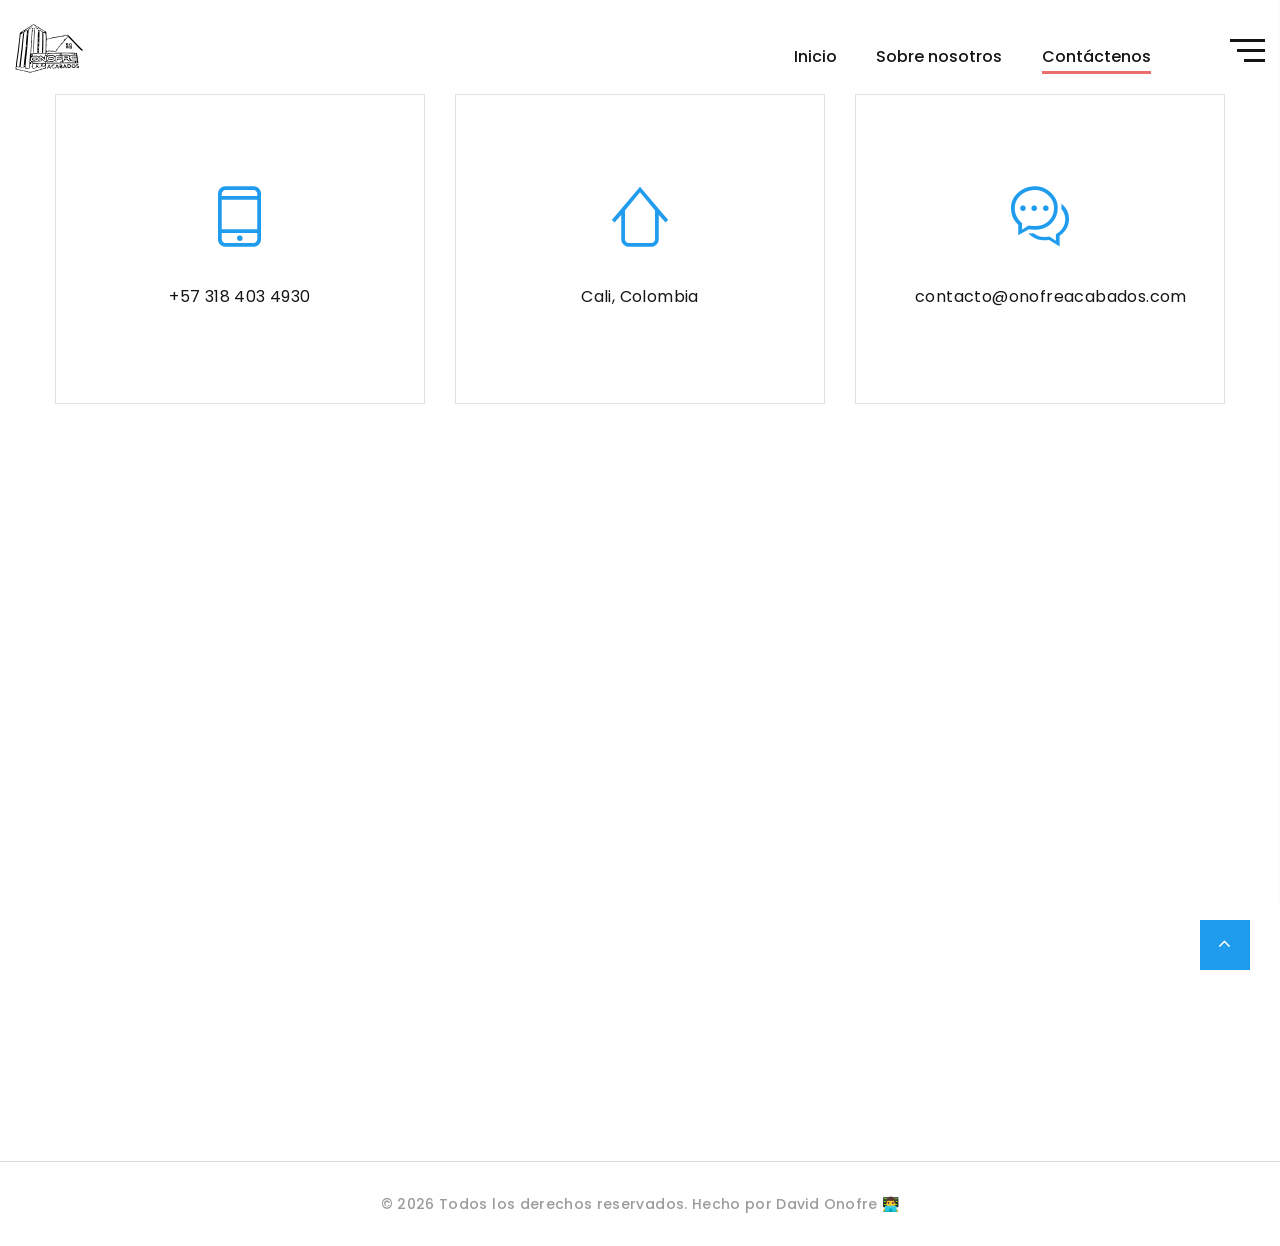
<file: contact-us.html>
<!DOCTYPE html>
<html class="wide wow-animation" lang="en">

<head>
  <title>Contáctenos</title>
  <meta name="format-detection" content="telephone=no">
  <meta name="viewport"
    content="width=device-width, height=device-height, initial-scale=1.0, maximum-scale=1.0, user-scalable=0">
  <meta http-equiv="X-UA-Compatible" content="IE=edge">
  <meta charset="utf-8">
  <link rel="icon" href="images/favicon.ico" type="image/x-icon">
  <!-- Stylesheets-->
  <link rel="stylesheet" type="text/css"
    href="//fonts.googleapis.com/css?family=Poppins:400,500%7CTeko:300,400,500%7CMaven+Pro:500">
  <link rel="stylesheet" href="css/bootstrap.css">
  <link rel="stylesheet" href="css/fonts.css">
  <link rel="stylesheet" href="css/style.css">
  <!--[if lt IE 10]>
    <div style="background: #212121; padding: 10px 0; box-shadow: 3px 3px 5px 0 rgba(0,0,0,.3); clear: both; text-align:center; position: relative; z-index:1;"><a href="http://windows.microsoft.com/en-US/internet-explorer/"><img src="images/ie8-panel/warning_bar_0000_us.jpg" border="0" height="42" width="820" alt="You are using an outdated browser. For a faster, safer browsing experience, upgrade for free today."></a></div>
    <script src="js/html5shiv.min.js"></script>
    <![endif]-->
</head>

<body>
  <div class="preloader">
    <div class="preloader-body">
      <div class="cssload-container"><span></span><span></span><span></span><span></span>
      </div>
    </div>
  </div>
  <div class="page">
    <!-- Page Header-->
    <header class="section page-header">
      <!-- RD Navbar-->
      <div class="rd-navbar-wrap">
        <nav class="rd-navbar rd-navbar-classic" data-layout="rd-navbar-fixed" data-sm-layout="rd-navbar-fixed"
          data-md-layout="rd-navbar-fixed" data-md-device-layout="rd-navbar-fixed" data-lg-layout="rd-navbar-static"
          data-lg-device-layout="rd-navbar-fixed" data-xl-layout="rd-navbar-static"
          data-xl-device-layout="rd-navbar-static" data-xxl-layout="rd-navbar-static"
          data-xxl-device-layout="rd-navbar-static" data-lg-stick-up-offset="46px" data-xl-stick-up-offset="46px"
          data-xxl-stick-up-offset="46px" data-lg-stick-up="true" data-xl-stick-up="true" data-xxl-stick-up="true">
          <div class="rd-navbar-main-outer">
            <div class="rd-navbar-main">
              <!-- RD Navbar Panel-->
              <div class="rd-navbar-panel">
                <!-- RD Navbar Toggle-->
                <button class="rd-navbar-toggle" data-rd-navbar-toggle=".rd-navbar-nav-wrap"><span></span></button>
                <!-- RD Navbar Brand-->
                <div class="rd-navbar-brand"><a class="brand" href="index.html"><img src="images/logo.svg" alt=""
                      width="229" height="43" /></a></div>
              </div>
              <div class="rd-navbar-main-element">
                <div class="rd-navbar-nav-wrap">
                  <!-- RD Navbar Nav-->
                  <ul class="rd-navbar-nav">
                    <li class="rd-nav-item"><a class="rd-nav-link" href="index.html">Inicio</a>
                    </li>
                    <li class="rd-nav-item"><a class="rd-nav-link" href="about-us.html">Sobre nosotros</a>
                    </li>
                    <li class="rd-nav-item active"><a class="rd-nav-link" href="contact-us.html">Contáctenos</a>
                    </li>
                  </ul>
                </div>
                <div class="rd-navbar-project-hamburger" data-rd-navbar-toggle=".rd-navbar-main">
                  <div class="project-hamburger"><span class="project-hamburger-arrow-top"></span><span
                      class="project-hamburger-arrow-center"></span><span class="project-hamburger-arrow-bottom"></span>
                  </div>
                  <div class="project-close"><span></span><span></span></div>
                </div>
              </div>
              <div class="rd-navbar-project rd-navbar-classic-project">
                <h4 class="text-spacing-50">Nuestros trabajos</h4>
                <div class="rd-navbar-project-content rd-navbar-classic-project-content">
                  <div class="row" data-lightgallery="group">
                    <div class="col-12">
                      <!-- Thumbnail Classic-->
                      <article class="thumbnail thumbnail-mary">
                        <div class="thumbnail-mary-figure"><img src="images/o.jpeg" alt="" width="330" height="240" />
                        </div>
                        <div class="thumbnail-mary-caption"><a class="icon fl-bigmug-line-zoom60" href="images/o.jpeg"
                            data-lightgallery="item"><img src="images/o.jpeg" alt="" width="330" height="240" /></a>
                        </div>
                      </article>
                    </div>
                    <div class="col-12">
                      <!-- Thumbnail Classic-->
                      <article class="thumbnail thumbnail-mary">
                        <div class="thumbnail-mary-figure"><img src="images/rayo.jpeg" alt="" width="330"
                            height="240" />
                        </div>
                        <div class="thumbnail-mary-caption"><a class="icon fl-bigmug-line-zoom60"
                            href="images/rayo.jpeg" data-lightgallery="item"><img src="images/rayo.jpeg" alt=""
                              width="330" height="240" /></a>
                        </div>
                      </article>
                    </div>
                    <div class="col-12">
                      <!-- Thumbnail Classic-->
                      <article class="thumbnail thumbnail-mary">
                        <div class="thumbnail-mary-figure"><img src="images/e.jpeg" alt="" width="330" height="240" />
                        </div>
                        <div class="thumbnail-mary-caption"><a class="icon fl-bigmug-line-zoom60" href="images/e.jpeg"
                            data-lightgallery="item"><img src="images/e.jpeg" alt="" width="330" height="240" /></a>
                        </div>
                      </article>
                    </div>
                    <div class="col-12">
                      <!-- Thumbnail Classic-->
                      <article class="thumbnail thumbnail-mary">
                        <div class="thumbnail-mary-figure"><img src="images/a.jpeg" alt="" width="330" height="240" />
                        </div>
                        <div class="thumbnail-mary-caption"><a class="icon fl-bigmug-line-zoom60" href="images/a.jpeg"
                            data-lightgallery="item"><img src="images/a.jpeg" alt="" width="330" height="240" /></a>
                        </div>
                      </article>
                    </div>
                  </div>
                </div>
              </div>
            </div>
          </div>
        </nav>
      </div>
    </header>
    <!-- Contact information-->
    <section class="section section-fluid">
      <div class="container">
        <div class="row row-30 justify-content-center">
          <div class="col-sm-8 col-md-6 col-lg-4">
            <article class="box-contacts">
              <div class="box-contacts-body">
                <div class="box-contacts-icon fl-bigmug-line-cellphone55"></div>
                <div class="box-contacts-decor"></div>
                <p class="box-contacts-link"><a href="https://wa.me/573184034930">+57 318 403 4930</a></p>
              </div>
            </article>
          </div>
          <div class="col-sm-8 col-md-6 col-lg-4">
            <article class="box-contacts">
              <div class="box-contacts-body">
                <div class="box-contacts-icon fl-bigmug-line-up104"></div>
                <div class="box-contacts-decor"></div>
                <p class="box-contacts-link"><a href="#">Cali, Colombia</a></p>
              </div>
            </article>
          </div>
          <div class="col-sm-8 col-md-6 col-lg-4">
            <article class="box-contacts">
              <div class="box-contacts-body">
                <div class="box-contacts-icon fl-bigmug-line-chat55"></div>
                <div class="box-contacts-decor"></div>
                <p class="box-contacts-link"><a
                    href="mailto:contacto@onofreacabados.com">contacto@onofreacabados.com</a></p>
              </div>
            </article>
          </div>
        </div>
      </div>
    </section>
    <!-- RD Google Map-->
    <section class="section section-sm section-first bg-default">
      <iframe
        src="https://www.google.com/maps/embed?pb=!1m18!1m12!1m3!1d127450.08734951039!2d-76.60806587701352!3d3.395232266378382!2m3!1f0!2f0!3f0!3m2!1i1024!2i768!4f13.1!3m3!1m2!1s0x8e30a6f0cc4bb3f1%3A0x1f0fb5e952ae6168!2sCali%2C%20Valle%20del%20Cauca!5e0!3m2!1ses!2sco!4v1730348084458!5m2!1ses!2sco"
        width="100%" height="600" style="border:0;" allowfullscreen="" loading="lazy"
        referrerpolicy="no-referrer-when-downgrade"></iframe>
    </section>

    <hr>
    <div class="container footer-bottom-panel wow fadeInUp">
      <!-- Rights-->
      <p class="rights"><span>&copy;&nbsp;</span><span class="copyright-year"></span>&nbsp;Todos los
        derechos reservados.<span> Hecho&nbsp;por&nbsp;David&nbsp;Onofre&nbsp;👨‍💻</span>
      </p>
    </div>
  </div>
  <!-- Global Mailform Output-->
  <div class="snackbars" id="form-output-global"></div>
  <!-- Javascript-->
  <script src="js/core.min.js"></script>
  <script src="js/script.js"></script>
</body>

</html>
</file>
<file: css/style.css>
@charset "UTF-8";

/*
*
* Contexts
*/
a:focus,
button:focus {
	outline: none !important;
}

button::-moz-focus-inner {
	border: 0;
}

*:focus {
	outline: none;
}

blockquote {
	padding: 0;
	margin: 0;
}

input,
button,
select,
textarea {
	outline: none;
}

label {
	margin-bottom: 0;
}

p {
	margin: 0;
}

ul,
ol {
	list-style: none;
	padding: 0;
	margin: 0;
}

ul li,
ol li {
	display: block;
}

dl {
	margin: 0;
}

dt,
dd {
	line-height: inherit;
}

dt {
	font-weight: inherit;
}

dd {
	margin-bottom: 0;
}

cite {
	font-style: normal;
}

form {
	margin-bottom: 0;
}

blockquote {
	padding-left: 0;
	border-left: 0;
}

address {
	margin-top: 0;
	margin-bottom: 0;
}

figure {
	margin-bottom: 0;
}

html p a:hover {
	text-decoration: none;
}

/*
*
* Typography
*/
body {
	font-family: "Poppins", -apple-system, BlinkMacSystemFont, "Segoe UI", Roboto, "Helvetica Neue", Arial, sans-serif;
	font-size: 14px;
	line-height: 1.71429;
	font-weight: 400;
	letter-spacing: .05em;
	color: #151515;
	background-color: #ffffff;
	-webkit-text-size-adjust: none;
	-webkit-font-smoothing: subpixel-antialiased;
}

h1,
h2,
h3,
h4,
h5,
h6,
[class*='heading-'] {
	margin-top: 0;
	margin-bottom: 0;
	font-weight: 400;
	font-family: "Teko", -apple-system, BlinkMacSystemFont, "Segoe UI", Roboto, "Helvetica Neue", Arial, sans-serif;
	letter-spacing: .05em;
	text-transform: uppercase;
	color: #151515;
}

h1 a,
h2 a,
h3 a,
h4 a,
h5 a,
h6 a,
[class*='heading-'] a {
	color: inherit;
}

h1 a:hover,
h2 a:hover,
h3 a:hover,
h4 a:hover,
h5 a:hover,
h6 a:hover,
[class*='heading-'] a:hover {
	color: #209CEE;
}

h1,
.heading-1 {
	font-size: 50px;
	line-height: 0.88;
	font-weight: 300;
	letter-spacing: .075em;
}

@media (min-width: 768px) {

	h1,
	.heading-1 {
		font-size: 70px;
	}
}

@media (min-width: 992px) {

	h1,
	.heading-1 {
		font-size: 90px;
	}
}

@media (min-width: 1200px) {

	h1,
	.heading-1 {
		font-size: 110px;
		line-height: 0.85455;
	}
}

h2,
.heading-2 {
	font-size: 36px;
	line-height: 0.88;
}

@media (min-width: 768px) {

	h2,
	.heading-2 {
		font-size: 50px;
	}
}

@media (min-width: 992px) {

	h2,
	.heading-2 {
		font-size: 60px;
	}
}

@media (min-width: 1200px) {

	h2,
	.heading-2 {
		font-size: 70px;
		line-height: 1;
	}
}

h3,
.heading-3 {
	font-size: 32px;
	line-height: 0.88;
	font-weight: 300;
}

@media (min-width: 768px) {

	h3,
	.heading-3 {
		font-size: 40px;
	}
}

@media (min-width: 992px) {

	h3,
	.heading-3 {
		font-size: 48px;
		line-height: 1.20833;
	}
}

h4,
.heading-4 {
	font-size: 28px;
	line-height: 1;
	letter-spacing: .075em;
}

@media (min-width: 768px) {

	h4,
	.heading-4 {
		font-size: 36px;
		line-height: 1;
	}
}

h5,
.heading-5 {
	font-size: 22px;
	line-height: 1;
	font-weight: 500;
}

@media (min-width: 768px) {

	h5,
	.heading-5 {
		font-size: 24px;
	}
}

h6,
.heading-6 {
	font-size: 18px;
	line-height: 1;
	font-weight: 500;
	letter-spacing: .1em;
}

small,
.small {
	display: block;
	font-size: 12px;
	line-height: 1.5;
}

mark,
.mark {
	padding: 2px 4px;
	color: #ffffff;
	background: #151515;
}

.big {
	font-size: 18px;
	line-height: 1.55556;
}

.lead {
	font-size: 24px;
	line-height: 34px;
	font-weight: 300;
}

code {
	padding: 10px 5px;
	border-radius: 0.2rem;
	font-size: 90%;
	color: #111111;
	background: #f2f2f2;
}

p [data-toggle='tooltip'] {
	color: #b7b7b7;
}

p [style*='max-width'] {
	display: inline-block;
}

/*
*
* Brand
*/
.brand {
	display: inline-block;
}

.brand .brand-logo-light {
	display: none;
}

.brand .brand-logo-dark {
	display: block;
}

/*
*
* Links
*/
a {
	transition: all 0.3s ease-in-out;
}

a,
a:focus,
a:active,
a:hover {
	text-decoration: none;
}

a,
a:focus,
a:active {
	color: #209CEE;
}

a:hover {
	color: #368860;
}

a[href*='tel'],
a[href*='mailto'] {
	white-space: nowrap;
}

.link-hover {
	color: #368860;
}

.link-press {
	color: #368860;
}

.privacy-link {
	display: inline-block;
}

*+.privacy-link {
	margin-top: 40px;
}

.gallery-title,
.link-instafeed-3 {
	display: inline-block;
	min-width: 210px;
	padding: 4px 40px 10px;
	font-weight: 400;
	letter-spacing: .05em;
	background: #ffffff;
}

.gallery-title a,
.gallery-title a:focus,
.gallery-title a:active,
.link-instafeed-3 a,
.link-instafeed-3 a:focus,
.link-instafeed-3 a:active {
	color: #eb6e6e;
}

.gallery-title a:hover,
.link-instafeed-3 a:hover {
	color: #209CEE;
}

/*
*
* Blocks
*/
.block-center,
.block-sm,
.block-lg {
	margin-left: auto;
	margin-right: auto;
}

.block-sm {
	max-width: 560px;
}

.block-lg {
	max-width: 768px;
}

.block-center {
	padding: 10px;
}

.block-center:hover .block-center-header {
	background-color: #209CEE;
}

.block-center-title {
	background-color: #ffffff;
}

@media (max-width: 1599px) {
	.block-center {
		padding: 20px;
	}

	.block-center:hover .block-center-header {
		background-color: #ffffff;
	}

	.block-center-header {
		background-color: #209CEE;
	}
}

/*
*
* Boxes
*/
.box-icon-modern {
	text-align: center;
	max-width: 370px;
	min-height: 100%;
	margin-left: auto;
	margin-right: auto;
	padding: 66px 15px 50px;
	background: #ffffff;
	box-shadow: 0 0 13px -4px rgba(0, 0, 0, 0.17);
	transition: all .3s ease;
}

.box-icon-modern-2 {
	padding-top: 42px;
	padding-bottom: 35px;
}

.box-icon-modern-2 .box-icon-modern-decor {
	margin-top: 18px;
	margin-bottom: 15px;
}

.box-icon-modern-2 .box-icon-modern-text {
	letter-spacing: .025em;
}

.box-icon-modern-2 *+.box-icon-modern-title {
	margin-top: 18px;
}

.box-icon-modern-3 {
	padding-top: 46px;
	padding-bottom: 30px;
}

.box-icon-modern-3 .box-icon-modern-decor {
	margin-top: 18px;
	margin-bottom: 15px;
}

.box-icon-modern-3 .box-icon-modern-text {
	letter-spacing: .025em;
}

.box-icon-modern-3 *+.box-icon-modern-title {
	margin-top: 28px;
}

.box-icon-modern-custom {
	display: flex;
	justify-content: center;
	align-items: center;
	min-height: 100%;
	padding-top: 36px;
	padding-bottom: 38px;
}

.box-icon-modern-icon {
	position: relative;
	font-size: 47px;
	line-height: 1;
	color: inherit;
	z-index: 1;
}

.box-icon-modern-icon::after {
	position: absolute;
	content: '';
	left: 50%;
	bottom: 9px;
	width: 0;
	height: 0;
	border-style: solid;
	border-width: 0 34.5px 60px 34.5px;
	border-color: transparent transparent #209CEE transparent;
	transform: translate3d(-50%, 0, 0) rotate(15deg);
	transform-origin: 50% 80%;
	transition: all .3s ease;
	z-index: -1;
}

.box-icon-modern-title a,
.box-icon-modern-title a:focus,
.box-icon-modern-title a:active {
	color: inherit;
}

.box-icon-modern-title a:hover {
	color: #209CEE;
}

.box-icon-modern-big-title {
	line-height: 1.04;
}

.box-icon-modern-decor {
	position: relative;
	max-width: 126px;
	width: 100px;
	height: 2px;
	margin: 20px auto 22px;
}

.box-icon-modern-decor::before {
	position: absolute;
	content: '';
	height: 100%;
	left: 15px;
	right: 15px;
	background: #d7d7d7;
	transition: all .3s ease;
}

.box-icon-modern-decor::after {
	position: absolute;
	content: '';
	height: 100%;
	left: 50%;
	right: 50%;
	background: #209CEE;
	transition: all .3s ease;
}

.box-icon-modern-text {
	max-width: 320px;
	margin-left: auto;
	margin-right: auto;
}

*+.box-icon-modern-title {
	margin-top: 16px;
}

.box-icon-modern-decor+.button {
	margin-top: 8px;
}

.box-icon-modern-decor+.box-icon-modern-text {
	margin-top: 0;
}

@media (min-width: 992px) {
	.desktop .box-icon-modern:hover {
		box-shadow: 0 0 10px 0 rgba(0, 0, 0, 0.17);
	}

	.desktop .box-icon-modern:hover .box-icon-modern-icon:after {
		transform: translate3d(-50%, 0, 0) rotate(0deg);
	}

	.desktop .box-icon-modern:hover .box-icon-modern-title {
		letter-spacing: .1em;
	}

	.desktop .box-icon-modern:hover .box-icon-modern-decor::before {
		left: 50%;
		right: 50%;
		transition-duration: .2s;
	}

	.desktop .box-icon-modern:hover .box-icon-modern-decor::after {
		left: 0;
		right: 0;
	}
}

@media (min-width: 1200px) {
	.box-icon-modern-3 {
		padding: 66px 30px 50px;
	}
}

.ie-edge .box-icon-modern-custom,
.ie-10 .box-icon-modern-custom,
.ie-11 .box-icon-modern-custom {
	height: 100%;
}

.box-contacts {
	text-align: center;
	display: flex;
	align-items: center;
	justify-content: center;
	min-height: 310px;
	box-shadow: 0 0 10px 0 rgba(0, 0, 0, 0.17);
	transition: all .3s ease;
}

.box-contacts-body {
	max-width: 250px;
}

.box-contacts-icon {
	font-size: 60px;
	line-height: 1;
	color: #209CEE;
}

.box-contacts-decor {
	margin: 30px auto;
	height: 2px;
	max-width: 100px;
	background: #209CEE;
	transition: all .3s ease-in-out;
}

.box-contacts-link {
	font-size: 16px;
	line-height: 1.67;
	letter-spacing: .025em;
}

.box-contacts-link a,
.box-contacts-link a:focus,
.box-contacts-link a:active {
	color: inherit;
}

.box-contacts-link a:hover {
	color: #eb6e6e;
}

@media (min-width: 992px) {
	.desktop .box-contacts {
		box-shadow: none;
		border: 1px solid #e1e1e1;
	}

	.desktop .box-contacts-decor {
		margin-top: 17px;
		margin-bottom: 17px;
		width: 0;
	}

	.desktop .box-contacts:hover {
		border-color: transparent;
		box-shadow: 0 0 10px 0 rgba(0, 0, 0, 0.17);
	}

	.desktop .box-contacts:hover .box-contacts-decor {
		margin-top: 30px;
		margin-bottom: 30px;
		width: 100%;
		transition: margin .3s ease, width .4s ease-in-out;
	}
}

.box-contacts-icon+.box-contacts-link {
	margin-top: 40px;
}

*+.box-contacts-link {
	margin-top: 0;
}

.ie-edge .box-contacts,
.ie-10 .box-contacts,
.ie-11 .box-contacts {
	height: 310px;
}

/*
* Element groups
*/
html .group {
	margin-bottom: -20px;
	margin-left: -15px;
}

html .group:empty {
	margin-bottom: 0;
	margin-left: 0;
}

html .group>* {
	display: inline-block;
	margin-top: 0;
	margin-bottom: 20px;
	margin-left: 15px;
}

html .group-xs {
	margin-bottom: -11px;
	margin-left: -9px;
}

html .group-xs:empty {
	margin-bottom: 0;
	margin-left: 0;
}

html .group-xs>* {
	display: inline-block;
	margin-top: 0;
	margin-bottom: 11px;
	margin-left: 9px;
}

html .group-sm {
	margin-bottom: -12px;
	margin-left: -12px;
}

html .group-sm:empty {
	margin-bottom: 0;
	margin-left: 0;
}

html .group-sm>* {
	display: inline-block;
	margin-top: 0;
	margin-bottom: 12px;
	margin-left: 12px;
}

html .group-md {
	margin-bottom: -17px;
	margin-left: -17px;
}

html .group-md:empty {
	margin-bottom: 0;
	margin-left: 0;
}

html .group-md>* {
	display: inline-block;
	margin-top: 0;
	margin-bottom: 17px;
	margin-left: 17px;
}

html .group-middle-custom>* {
	vertical-align: middle;
}

html .group-middle {
	display: flex;
	flex-wrap: wrap;
	align-items: center;
	justify-content: center;
}

@media (min-width: 768px) {
	html .group-middle {
		justify-content: flex-start;
	}
}

*+.group-sm {
	margin-top: 40px;
}

*+.group-md {
	margin-top: 40px;
}

*+.group-xl {
	margin-top: 40px;
}

.row+.group-md {
	margin-top: 35px;
}

/*
*
* Responsive units
*/
.unit {
	display: flex;
	flex: 0 1 100%;
	margin-bottom: -30px;
	margin-left: -20px;
}

.unit>* {
	margin-bottom: 30px;
	margin-left: 20px;
}

.unit:empty {
	margin-bottom: 0;
	margin-left: 0;
}

.unit-body {
	flex: 0 1 auto;
}

.unit-left,
.unit-right {
	flex: 0 0 auto;
	max-width: 100%;
}

.unit-spacing-md {
	margin-bottom: -20px;
	margin-left: -24px;
}

.unit-spacing-md>* {
	margin-bottom: 20px;
	margin-left: 24px;
}

/*
*
* Lists
*/
.list-inline>li {
	display: inline-block;
}

html .list-inline-sm {
	transform: translate3d(0, -8px, 0);
	margin-bottom: -8px;
	margin-left: -8px;
	margin-right: -8px;
}

html .list-inline-sm>* {
	margin-top: 8px;
	padding-left: 8px;
	padding-right: 8px;
}

html .list-inline-md {
	transform: translate3d(0, -8px, 0);
	margin-bottom: -8px;
	margin-left: -10px;
	margin-right: -10px;
}

html .list-inline-md>* {
	margin-top: 8px;
	padding-left: 10px;
	padding-right: 10px;
}

.list-terms dt+dd {
	margin-top: 10px;
}

.list-terms dd+dt {
	margin-top: 40px;
}

*+.list-terms {
	margin-top: 40px;
}

.index-list {
	counter-reset: li;
}

.index-list>li .list-index-counter:before {
	content: counter(li, decimal-leading-zero);
	counter-increment: li;
}

.list-marked {
	text-align: left;
}

.list-marked>li {
	text-indent: -25px;
	padding-left: 25px;
}

.list-marked>li::before {
	position: relative;
	display: inline-block;
	left: 0;
	top: 0;
	content: '';
	height: 9px;
	width: 9px;
	margin-right: 16px;
	border-radius: 50%;
	background: #d7d7d7;
}

.list-marked>li+li {
	margin-top: 10px;
}

.list-marked-sm>li {
	text-indent: -15px;
	padding-left: 15px;
}

.list-marked-sm>li::before {
	height: 7px;
	width: 7px;
	margin-right: 8px;
}

.list-marked-secondary>li::before {
	background: #eb6e6e;
}

*+.list-marked {
	margin-top: 15px;
}

p+.list-marked {
	margin-top: 10px;
}

.list-ordered {
	counter-reset: li;
	text-align: left;
}

.list-ordered>li {
	position: relative;
	text-indent: -18px;
	padding-left: 18px;
}

.list-ordered>li:before {
	content: counter(li, decimal) ".";
	counter-increment: li;
	display: inline-block;
	top: 0;
	left: 0;
	text-indent: 0;
	min-width: 18px;
	color: inherit;
}

.list-ordered>li+li {
	margin-top: 10px;
}

*+.list-ordered {
	margin-top: 15px;
}

.list>li+li {
	margin-top: 10px;
}

.list-0>li+li {
	margin-top: 0;
}

.list-xl>li+li {
	margin-top: 40px;
}

.list-custom {
	display: inline-block;
}

@media (min-width: 576px) {
	.list-custom {
		display: block;
		columns: 2;
		break-inside: avoid;
		-moz-column-gap: 28px;
		-webkit-column-gap: 28px;
	}

	.list-custom li {
		display: inline-block;
		width: 100%;
	}
}

@media (min-width: 768px) {
	.list-custom {
		columns: 3;
	}
}

@media (min-width: 992px) {
	.list-custom {
		columns: 2;
	}
}

@media (min-width: 1200px) {
	.list-custom {
		columns: 3;
	}
}

p+.list-custom {
	margin-top: 30px;
}

@media (max-width: 991px) {
	.list-custom-2 {
		margin-left: -20px;
	}

	.list-custom-2 li {
		display: inline-block;
		margin-left: 20px;
	}
}

@media (min-width: 992px) {
	.list-custom-2 {
		columns: 2;
		break-inside: avoid;
		-moz-column-gap: 30px;
		-webkit-column-gap: 30px;
	}
}

/*
*
* Images
*/
img {
	display: inline-block;
	max-width: 100%;
	height: auto;
}

.img-responsive {
	width: 100%;
}

.img-circles {
	border-radius: 50%;
}

.figure-classic {
	position: relative;
	display: inline-block;
	margin-top: 16px;
}

.figure-classic::before {
	display: inline-block;
	position: absolute;
	content: '';
	top: 0;
	right: 0;
	bottom: 0;
	left: 0;
	border: 2px solid #363636;
	transition: all .3s ease;
	z-index: 0;
}

.figure-classic img {
	position: relative;
	transition: all .3s ease;
}

.figure-classic-left {
	margin-left: 16px;
}

.figure-classic-left::before {
	transform: translate3d(-16px, -16px, 0);
}

.figure-classic-right {
	margin-right: 16px;
}

.figure-classic-right::before {
	transform: translate3d(16px, -16px, 0);
}

@media (min-width: 992px) {
	.desktop .figure-classic:hover::before {
		transform: none;
	}

	.desktop .figure-classic-left:hover img {
		transform: translate3d(-16px, -16px, 0);
	}

	.desktop .figure-classic-right:hover img {
		transform: translate3d(16px, -16px, 0);
	}
}

@media (min-width: 768px) {
	.figure-classic {
		margin-top: 22px;
	}

	.figure-classic-left {
		margin-left: 22px;
	}

	.figure-classic-left::before {
		transform: translate3d(-22px, -22px, 0);
	}

	.figure-classic-right {
		margin-right: 22px;
	}

	.figure-classic-right::before {
		transform: translate3d(22px, -22px, 0);
	}
}

@media (min-width: 768px) and (min-width: 992px) {
	.desktop .figure-classic-left:hover img {
		transform: translate3d(-22px, -22px, 0);
	}

	.desktop .figure-classic-right:hover img {
		transform: translate3d(22px, -22px, 0);
	}
}

/*
*
* Icons
*/
.icon {
	display: inline-block;
	font-size: 16px;
	line-height: 1;
}

.icon::before {
	position: relative;
	display: inline-block;
	font-weight: 400;
	font-style: normal;
	speak: none;
	text-transform: none;
}

.icon-circle {
	border-radius: 50%;
}

/*
*
* Dividers
*/
hr {
	margin-top: 0;
	margin-bottom: 0;
	border-top: 1px solid #d7d7d7;
}

.divider {
	font-size: 0;
	line-height: 0;
	height: 1px;
	width: 100%;
	background: #e1e1e1;
}

.divider-30 {
	margin: 30px 0;
}

.divider-35 {
	margin: 35px 0;
}

.divider-40 {
	margin: 40px 0;
}

.divider+* {
	margin-top: 0;
}

.title-decoration-lines-left {
	position: relative;
	padding-left: 30px;
	line-height: 1.2;
}

.title-decoration-lines-left::before {
	position: absolute;
	content: '';
	top: 8%;
	left: 0;
	height: 78%;
	width: 4px;
	background: #d7d7d7;
}

.title-decoration-lines-bottom {
	position: relative;
	line-height: 1.2;
}

.title-decoration-lines-bottom span {
	display: block;
	font-size: 0;
	line-height: 0;
	margin-top: 20px;
}

.title-decoration-lines-bottom span::after {
	display: inline-block;
	content: '';
	bottom: 0;
	height: 4px;
	width: 70px;
	background: #209CEE;
}

@media (min-width: 576px) {
	.title-decoration-lines-bottom span {
		margin-top: 30px;
	}
}

.title-decoration-lines-left+p {
	margin-top: 8px;
}

.title-decoration-lines-bottom+p {
	margin-top: 30px;
}

.text-decoration-lines {
	position: relative;
	overflow: hidden;
	width: 100%;
}

.text-decoration-lines-content {
	position: relative;
	display: inline-block;
	padding: 0 16px;
	font-size: 18px;
	letter-spacing: .1em;
	color: #9b9b9b;
	font-family: "Teko", -apple-system, BlinkMacSystemFont, "Segoe UI", Roboto, "Helvetica Neue", Arial, sans-serif;
	text-transform: uppercase;
}

.text-decoration-lines-content::before,
.text-decoration-lines-content::after {
	position: absolute;
	content: '';
	top: calc(50% - 2px);
	height: 1px;
	width: 100vw;
	background: #e1e1e1;
}

.text-decoration-lines-content::before {
	left: 0;
	transform: translate3d(-100%, 0, 0);
}

.text-decoration-lines-content::after {
	right: 0;
	transform: translate3d(100%, 0, 0);
}

*+.text-decoration-lines {
	margin-top: 26px;
}

.text-decoration-lines+.rd-form {
	margin-top: 22px;
}

.title-decoration-lines {
	position: relative;
	overflow: hidden;
	width: 100%;
}

.title-decoration-lines-content {
	position: relative;
	display: inline-block;
	padding: 0 16px;
	letter-spacing: .075em;
}

.title-decoration-lines-content::before,
.title-decoration-lines-content::after {
	position: absolute;
	content: '';
	top: calc(50% - 2px);
	height: 1px;
	width: 100vw;
	background: #d7d7d7;
}

.title-decoration-lines-content::before {
	left: 0;
	transform: translate3d(-100%, 0, 0);
}

.title-decoration-lines-content::after {
	right: 0;
	transform: translate3d(100%, 0, 0);
}

/*
*
* Buttons
*/
.button {
	position: relative;
	overflow: hidden;
	display: inline-block;
	min-width: 200px;
	padding: 17px 33px 15px;
	font-size: 18px;
	line-height: 1.34;
	border: 2px solid;
	font-family: "Teko", -apple-system, BlinkMacSystemFont, "Segoe UI", Roboto, "Helvetica Neue", Arial, sans-serif;
	font-weight: 500;
	letter-spacing: 0.075em;
	text-transform: uppercase;
	white-space: nowrap;
	text-overflow: ellipsis;
	text-align: center;
	cursor: pointer;
	vertical-align: middle;
	user-select: none;
	transition: 250ms all ease-in-out;
}

.button-block {
	display: block;
	width: 100%;
}

.button-default,
.button-default:focus {
	color: #cccccc;
	background-color: #2c343b;
	border-color: #2c343b;
}

.button-default:hover,
.button-default:active {
	color: #ffffff;
	background-color: #209CEE;
	border-color: #209CEE;
}

.button-default.button-ujarak::before {
	background: #209CEE;
}

.button-default.button-pipaluk,
.button-default.button-pipaluk:focus {
	background: transparent;
}

.button-default.button-pipaluk::before,
.button-default.button-pipaluk:focus::before {
	background: #2c343b;
	border-color: #209CEE;
}

.button-default.button-pipaluk::after,
.button-default.button-pipaluk:focus::after {
	border-color: #209CEE;
}

.button-default.button-pipaluk:hover,
.button-default.button-pipaluk:active {
	color: #209CEE;
	background: transparent;
}

.button-default.button-wapasha,
.button-default.button-wapasha:focus {
	color: #2c343b;
	background: transparent;
}

.button-default.button-wapasha::before,
.button-default.button-wapasha:focus::before {
	border-color: #2c343b;
}

.button-default.button-wapasha::after,
.button-default.button-wapasha:focus::after {
	border-color: #209CEE;
}

.button-default.button-wapasha:hover,
.button-default.button-wapasha:active {
	color: #209CEE;
	background: transparent;
}

.button-primary,
.button-primary:focus {
	color: #ffffff;
	background-color: #209CEE;
	border-color: #209CEE;
}

.button-primary:hover,
.button-primary:active {
	color: #ffffff;
	background-color: #151515;
	border-color: #151515;
}

.button-primary.button-ujarak::before {
	background: #151515;
}

.button-primary.button-pipaluk,
.button-primary.button-pipaluk:focus {
	background: transparent;
}

.button-primary.button-pipaluk::before,
.button-primary.button-pipaluk:focus::before {
	background: #209CEE;
	border-color: #151515;
}

.button-primary.button-pipaluk::after,
.button-primary.button-pipaluk:focus::after {
	border-color: #151515;
}

.button-primary.button-pipaluk:hover,
.button-primary.button-pipaluk:active {
	color: #151515;
	background: transparent;
}

.button-primary.button-wapasha,
.button-primary.button-wapasha:focus {
	color: #209CEE;
	background: transparent;
}

.button-primary.button-wapasha::before,
.button-primary.button-wapasha:focus::before {
	border-color: #209CEE;
}

.button-primary.button-wapasha::after,
.button-primary.button-wapasha:focus::after {
	border-color: #151515;
}

.button-primary.button-wapasha:hover,
.button-primary.button-wapasha:active {
	color: #151515;
	background: transparent;
}

.button-secondary,
.button-secondary:focus {
	color: #ffffff;
	background-color: #eb6e6e;
	border-color: #eb6e6e;
}

.button-secondary:hover,
.button-secondary:active {
	color: #ffffff;
	background-color: #151515;
	border-color: #151515;
}

.button-secondary.button-ujarak::before {
	background: #151515;
}

.button-secondary.button-pipaluk,
.button-secondary.button-pipaluk:focus {
	background: transparent;
}

.button-secondary.button-pipaluk::before,
.button-secondary.button-pipaluk:focus::before {
	background: #eb6e6e;
	border-color: #151515;
}

.button-secondary.button-pipaluk::after,
.button-secondary.button-pipaluk:focus::after {
	border-color: #151515;
}

.button-secondary.button-pipaluk:hover,
.button-secondary.button-pipaluk:active {
	color: #151515;
	background: transparent;
}

.button-secondary.button-wapasha,
.button-secondary.button-wapasha:focus {
	color: #eb6e6e;
	background: transparent;
}

.button-secondary.button-wapasha::before,
.button-secondary.button-wapasha:focus::before {
	border-color: #eb6e6e;
}

.button-secondary.button-wapasha::after,
.button-secondary.button-wapasha:focus::after {
	border-color: #151515;
}

.button-secondary.button-wapasha:hover,
.button-secondary.button-wapasha:active {
	color: #151515;
	background: transparent;
}

.button-secondary-4,
.button-secondary-4:focus {
	color: #ffffff;
	background-color: #f36362;
	border-color: #f36362;
}

.button-secondary-4:hover,
.button-secondary-4:active {
	color: #ffffff;
	background-color: #151515;
	border-color: #151515;
}

.button-secondary-4.button-ujarak::before {
	background: #151515;
}

.button-secondary-4.button-pipaluk,
.button-secondary-4.button-pipaluk:focus {
	background: transparent;
}

.button-secondary-4.button-pipaluk::before,
.button-secondary-4.button-pipaluk:focus::before {
	background: #f36362;
	border-color: #151515;
}

.button-secondary-4.button-pipaluk::after,
.button-secondary-4.button-pipaluk:focus::after {
	border-color: #151515;
}

.button-secondary-4.button-pipaluk:hover,
.button-secondary-4.button-pipaluk:active {
	color: #151515;
	background: transparent;
}

.button-secondary-4.button-wapasha,
.button-secondary-4.button-wapasha:focus {
	color: #f36362;
	background: transparent;
}

.button-secondary-4.button-wapasha::before,
.button-secondary-4.button-wapasha:focus::before {
	border-color: #f36362;
}

.button-secondary-4.button-wapasha::after,
.button-secondary-4.button-wapasha:focus::after {
	border-color: #151515;
}

.button-secondary-4.button-wapasha:hover,
.button-secondary-4.button-wapasha:active {
	color: #151515;
	background: transparent;
}

.button-white,
.button-white:focus {
	color: #151515;
	background-color: #ffffff;
	border-color: #ffffff;
}

.button-white:hover,
.button-white:active {
	color: #ffffff;
	background-color: #eb6e6e;
	border-color: #eb6e6e;
}

.button-white.button-ujarak::before {
	background: #eb6e6e;
}

.button-white.button-pipaluk,
.button-white.button-pipaluk:focus {
	background: transparent;
}

.button-white.button-pipaluk::before,
.button-white.button-pipaluk:focus::before {
	background: #ffffff;
	border-color: #eb6e6e;
}

.button-white.button-pipaluk::after,
.button-white.button-pipaluk:focus::after {
	border-color: #eb6e6e;
}

.button-white.button-pipaluk:hover,
.button-white.button-pipaluk:active {
	color: #eb6e6e;
	background: transparent;
}

.button-white.button-wapasha,
.button-white.button-wapasha:focus {
	color: #ffffff;
	background: transparent;
}

.button-white.button-wapasha::before,
.button-white.button-wapasha:focus::before {
	border-color: #ffffff;
}

.button-white.button-wapasha::after,
.button-white.button-wapasha:focus::after {
	border-color: #eb6e6e;
}

.button-white.button-wapasha:hover,
.button-white.button-wapasha:active {
	color: #eb6e6e;
	background: transparent;
}

.button-gray-100,
.button-gray-100:focus {
	color: #151515;
	background-color: #f2f2f2;
	border-color: #f2f2f2;
}

.button-gray-100:hover,
.button-gray-100:active {
	color: #151515;
	background-color: #e5e5e5;
	border-color: #e5e5e5;
}

.button-gray-100.button-ujarak::before {
	background: #e5e5e5;
}

.button-gray-100.button-pipaluk,
.button-gray-100.button-pipaluk:focus {
	background: transparent;
}

.button-gray-100.button-pipaluk::before,
.button-gray-100.button-pipaluk:focus::before {
	background: #f2f2f2;
	border-color: #e5e5e5;
}

.button-gray-100.button-pipaluk::after,
.button-gray-100.button-pipaluk:focus::after {
	border-color: #e5e5e5;
}

.button-gray-100.button-pipaluk:hover,
.button-gray-100.button-pipaluk:active {
	color: #e5e5e5;
	background: transparent;
}

.button-gray-100.button-wapasha,
.button-gray-100.button-wapasha:focus {
	color: #f2f2f2;
	background: transparent;
}

.button-gray-100.button-wapasha::before,
.button-gray-100.button-wapasha:focus::before {
	border-color: #f2f2f2;
}

.button-gray-100.button-wapasha::after,
.button-gray-100.button-wapasha:focus::after {
	border-color: #e5e5e5;
}

.button-gray-100.button-wapasha:hover,
.button-gray-100.button-wapasha:active {
	color: #e5e5e5;
	background: transparent;
}

.button-gray-4,
.button-gray-4:focus {
	color: #151515;
	background-color: #f7f7f7;
	border-color: #f7f7f7;
}

.button-gray-4:hover,
.button-gray-4:active {
	color: #ffffff;
	background-color: #151515;
	border-color: #151515;
}

.button-gray-4.button-ujarak::before {
	background: #151515;
}

.button-gray-4.button-pipaluk,
.button-gray-4.button-pipaluk:focus {
	background: transparent;
}

.button-gray-4.button-pipaluk::before,
.button-gray-4.button-pipaluk:focus::before {
	background: #f7f7f7;
	border-color: #151515;
}

.button-gray-4.button-pipaluk::after,
.button-gray-4.button-pipaluk:focus::after {
	border-color: #151515;
}

.button-gray-4.button-pipaluk:hover,
.button-gray-4.button-pipaluk:active {
	color: #151515;
	background: transparent;
}

.button-gray-4.button-wapasha,
.button-gray-4.button-wapasha:focus {
	color: #f7f7f7;
	background: transparent;
}

.button-gray-4.button-wapasha::before,
.button-gray-4.button-wapasha:focus::before {
	border-color: #f7f7f7;
}

.button-gray-4.button-wapasha::after,
.button-gray-4.button-wapasha:focus::after {
	border-color: #151515;
}

.button-gray-4.button-wapasha:hover,
.button-gray-4.button-wapasha:active {
	color: #151515;
	background: transparent;
}

.button-gray-7,
.button-gray-7:focus {
	color: #ffffff;
	background-color: #414141;
	border-color: #414141;
}

.button-gray-7:hover,
.button-gray-7:active {
	color: #151515;
	background-color: #ffffff;
	border-color: #ffffff;
}

.button-gray-7.button-ujarak::before {
	background: #ffffff;
}

.button-gray-7.button-pipaluk,
.button-gray-7.button-pipaluk:focus {
	background: transparent;
}

.button-gray-7.button-pipaluk::before,
.button-gray-7.button-pipaluk:focus::before {
	background: #414141;
	border-color: #ffffff;
}

.button-gray-7.button-pipaluk::after,
.button-gray-7.button-pipaluk:focus::after {
	border-color: #ffffff;
}

.button-gray-7.button-pipaluk:hover,
.button-gray-7.button-pipaluk:active {
	color: #ffffff;
	background: transparent;
}

.button-gray-7.button-wapasha,
.button-gray-7.button-wapasha:focus {
	color: #414141;
	background: transparent;
}

.button-gray-7.button-wapasha::before,
.button-gray-7.button-wapasha:focus::before {
	border-color: #414141;
}

.button-gray-7.button-wapasha::after,
.button-gray-7.button-wapasha:focus::after {
	border-color: #ffffff;
}

.button-gray-7.button-wapasha:hover,
.button-gray-7.button-wapasha:active {
	color: #ffffff;
	background: transparent;
}

.button-gray-8,
.button-gray-8:focus {
	color: #ffffff;
	background-color: #353535;
	border-color: #353535;
}

.button-gray-8:hover,
.button-gray-8:active {
	color: #ffffff;
	background-color: #eb6e6e;
	border-color: #eb6e6e;
}

.button-gray-8.button-ujarak::before {
	background: #eb6e6e;
}

.button-gray-8.button-pipaluk,
.button-gray-8.button-pipaluk:focus {
	background: transparent;
}

.button-gray-8.button-pipaluk::before,
.button-gray-8.button-pipaluk:focus::before {
	background: #353535;
	border-color: #eb6e6e;
}

.button-gray-8.button-pipaluk::after,
.button-gray-8.button-pipaluk:focus::after {
	border-color: #eb6e6e;
}

.button-gray-8.button-pipaluk:hover,
.button-gray-8.button-pipaluk:active {
	color: #eb6e6e;
	background: transparent;
}

.button-gray-8.button-wapasha,
.button-gray-8.button-wapasha:focus {
	color: #353535;
	background: transparent;
}

.button-gray-8.button-wapasha::before,
.button-gray-8.button-wapasha:focus::before {
	border-color: #353535;
}

.button-gray-8.button-wapasha::after,
.button-gray-8.button-wapasha:focus::after {
	border-color: #eb6e6e;
}

.button-gray-8.button-wapasha:hover,
.button-gray-8.button-wapasha:active {
	color: #eb6e6e;
	background: transparent;
}

.button-gray-11,
.button-gray-11:focus {
	color: #ffffff;
	background-color: #303233;
	border-color: #303233;
}

.button-gray-11:hover,
.button-gray-11:active {
	color: #151515;
	background-color: #ffffff;
	border-color: #ffffff;
}

.button-gray-11.button-ujarak::before {
	background: #ffffff;
}

.button-gray-11.button-pipaluk,
.button-gray-11.button-pipaluk:focus {
	background: transparent;
}

.button-gray-11.button-pipaluk::before,
.button-gray-11.button-pipaluk:focus::before {
	background: #303233;
	border-color: #ffffff;
}

.button-gray-11.button-pipaluk::after,
.button-gray-11.button-pipaluk:focus::after {
	border-color: #ffffff;
}

.button-gray-11.button-pipaluk:hover,
.button-gray-11.button-pipaluk:active {
	color: #ffffff;
	background: transparent;
}

.button-gray-11.button-wapasha,
.button-gray-11.button-wapasha:focus {
	color: #303233;
	background: transparent;
}

.button-gray-11.button-wapasha::before,
.button-gray-11.button-wapasha:focus::before {
	border-color: #303233;
}

.button-gray-11.button-wapasha::after,
.button-gray-11.button-wapasha:focus::after {
	border-color: #ffffff;
}

.button-gray-11.button-wapasha:hover,
.button-gray-11.button-wapasha:active {
	color: #ffffff;
	background: transparent;
}

.button-gray-14,
.button-gray-14:focus {
	color: #ffffff;
	background-color: #2f2f2f;
	border-color: #2f2f2f;
}

.button-gray-14:hover,
.button-gray-14:active {
	color: #151515;
	background-color: #ffffff;
	border-color: #ffffff;
}

.button-gray-14.button-ujarak::before {
	background: #ffffff;
}

.button-gray-14.button-pipaluk,
.button-gray-14.button-pipaluk:focus {
	background: transparent;
}

.button-gray-14.button-pipaluk::before,
.button-gray-14.button-pipaluk:focus::before {
	background: #2f2f2f;
	border-color: #ffffff;
}

.button-gray-14.button-pipaluk::after,
.button-gray-14.button-pipaluk:focus::after {
	border-color: #ffffff;
}

.button-gray-14.button-pipaluk:hover,
.button-gray-14.button-pipaluk:active {
	color: #ffffff;
	background: transparent;
}

.button-gray-14.button-wapasha,
.button-gray-14.button-wapasha:focus {
	color: #2f2f2f;
	background: transparent;
}

.button-gray-14.button-wapasha::before,
.button-gray-14.button-wapasha:focus::before {
	border-color: #2f2f2f;
}

.button-gray-14.button-wapasha::after,
.button-gray-14.button-wapasha:focus::after {
	border-color: #ffffff;
}

.button-gray-14.button-wapasha:hover,
.button-gray-14.button-wapasha:active {
	color: #ffffff;
	background: transparent;
}

.button-gray-31,
.button-gray-31:focus {
	color: #ffffff;
	background-color: #53575b;
	border-color: #53575b;
}

.button-gray-31:hover,
.button-gray-31:active {
	color: #ffffff;
	background-color: #151515;
	border-color: #151515;
}

.button-gray-31.button-ujarak::before {
	background: #151515;
}

.button-gray-31.button-pipaluk,
.button-gray-31.button-pipaluk:focus {
	background: transparent;
}

.button-gray-31.button-pipaluk::before,
.button-gray-31.button-pipaluk:focus::before {
	background: #53575b;
	border-color: #151515;
}

.button-gray-31.button-pipaluk::after,
.button-gray-31.button-pipaluk:focus::after {
	border-color: #151515;
}

.button-gray-31.button-pipaluk:hover,
.button-gray-31.button-pipaluk:active {
	color: #151515;
	background: transparent;
}

.button-gray-31.button-wapasha,
.button-gray-31.button-wapasha:focus {
	color: #53575b;
	background: transparent;
}

.button-gray-31.button-wapasha::before,
.button-gray-31.button-wapasha:focus::before {
	border-color: #53575b;
}

.button-gray-31.button-wapasha::after,
.button-gray-31.button-wapasha:focus::after {
	border-color: #151515;
}

.button-gray-31.button-wapasha:hover,
.button-gray-31.button-wapasha:active {
	color: #151515;
	background: transparent;
}

.button-gray-32,
.button-gray-32:focus {
	color: #ffffff;
	background-color: #292929;
	border-color: #292929;
}

.button-gray-32:hover,
.button-gray-32:active {
	color: #ffffff;
	background-color: #151515;
	border-color: #151515;
}

.button-gray-32.button-ujarak::before {
	background: #151515;
}

.button-gray-32.button-pipaluk,
.button-gray-32.button-pipaluk:focus {
	background: transparent;
}

.button-gray-32.button-pipaluk::before,
.button-gray-32.button-pipaluk:focus::before {
	background: #292929;
	border-color: #151515;
}

.button-gray-32.button-pipaluk::after,
.button-gray-32.button-pipaluk:focus::after {
	border-color: #151515;
}

.button-gray-32.button-pipaluk:hover,
.button-gray-32.button-pipaluk:active {
	color: #151515;
	background: transparent;
}

.button-gray-32.button-wapasha,
.button-gray-32.button-wapasha:focus {
	color: #292929;
	background: transparent;
}

.button-gray-32.button-wapasha::before,
.button-gray-32.button-wapasha:focus::before {
	border-color: #292929;
}

.button-gray-32.button-wapasha::after,
.button-gray-32.button-wapasha:focus::after {
	border-color: #151515;
}

.button-gray-32.button-wapasha:hover,
.button-gray-32.button-wapasha:active {
	color: #151515;
	background: transparent;
}

.button-default-outline,
.button-default-outline:focus {
	color: #151515;
	background-color: transparent;
	border-color: #151515;
}

.button-default-outline:hover,
.button-default-outline:active {
	color: #ffffff;
	background-color: #209CEE;
	border-color: #209CEE;
}

.button-default-outline.button-ujarak::before {
	background: #209CEE;
}

.button-default-outline.button-pipaluk,
.button-default-outline.button-pipaluk:focus {
	background: transparent;
}

.button-default-outline.button-pipaluk::before,
.button-default-outline.button-pipaluk:focus::before {
	background: transparent;
	border-color: #209CEE;
}

.button-default-outline.button-pipaluk::after,
.button-default-outline.button-pipaluk:focus::after {
	border-color: #209CEE;
}

.button-default-outline.button-pipaluk:hover,
.button-default-outline.button-pipaluk:active {
	color: #209CEE;
	background: transparent;
}

.button-default-outline.button-wapasha,
.button-default-outline.button-wapasha:focus {
	color: #151515;
	background: transparent;
}

.button-default-outline.button-wapasha::before,
.button-default-outline.button-wapasha:focus::before {
	border-color: #151515;
}

.button-default-outline.button-wapasha::after,
.button-default-outline.button-wapasha:focus::after {
	border-color: #209CEE;
}

.button-default-outline.button-wapasha:hover,
.button-default-outline.button-wapasha:active {
	color: #209CEE;
	background: transparent;
}

.button-default-outline-2,
.button-default-outline-2:focus {
	color: #151515;
	background-color: transparent;
	border-color: #151515;
}

.button-default-outline-2:hover,
.button-default-outline-2:active {
	color: #ffffff;
	background-color: #eb6e6e;
	border-color: #eb6e6e;
}

.button-default-outline-2.button-ujarak::before {
	background: #eb6e6e;
}

.button-default-outline-2.button-pipaluk,
.button-default-outline-2.button-pipaluk:focus {
	background: transparent;
}

.button-default-outline-2.button-pipaluk::before,
.button-default-outline-2.button-pipaluk:focus::before {
	background: transparent;
	border-color: #eb6e6e;
}

.button-default-outline-2.button-pipaluk::after,
.button-default-outline-2.button-pipaluk:focus::after {
	border-color: #eb6e6e;
}

.button-default-outline-2.button-pipaluk:hover,
.button-default-outline-2.button-pipaluk:active {
	color: #eb6e6e;
	background: transparent;
}

.button-default-outline-2.button-wapasha,
.button-default-outline-2.button-wapasha:focus {
	color: #151515;
	background: transparent;
}

.button-default-outline-2.button-wapasha::before,
.button-default-outline-2.button-wapasha:focus::before {
	border-color: #151515;
}

.button-default-outline-2.button-wapasha::after,
.button-default-outline-2.button-wapasha:focus::after {
	border-color: #eb6e6e;
}

.button-default-outline-2.button-wapasha:hover,
.button-default-outline-2.button-wapasha:active {
	color: #eb6e6e;
	background: transparent;
}

.button-white-outline,
.button-white-outline:focus {
	color: #ffffff;
	background-color: transparent;
	border-color: #ffffff;
}

.button-white-outline:hover,
.button-white-outline:active {
	color: #ffffff;
	background-color: #209CEE;
	border-color: #209CEE;
}

.button-white-outline.button-ujarak::before {
	background: #209CEE;
}

.button-white-outline.button-pipaluk,
.button-white-outline.button-pipaluk:focus {
	background: transparent;
}

.button-white-outline.button-pipaluk::before,
.button-white-outline.button-pipaluk:focus::before {
	background: transparent;
	border-color: #209CEE;
}

.button-white-outline.button-pipaluk::after,
.button-white-outline.button-pipaluk:focus::after {
	border-color: #209CEE;
}

.button-white-outline.button-pipaluk:hover,
.button-white-outline.button-pipaluk:active {
	color: #209CEE;
	background: transparent;
}

.button-white-outline.button-wapasha,
.button-white-outline.button-wapasha:focus {
	color: #ffffff;
	background: transparent;
}

.button-white-outline.button-wapasha::before,
.button-white-outline.button-wapasha:focus::before {
	border-color: #ffffff;
}

.button-white-outline.button-wapasha::after,
.button-white-outline.button-wapasha:focus::after {
	border-color: #209CEE;
}

.button-white-outline.button-wapasha:hover,
.button-white-outline.button-wapasha:active {
	color: #209CEE;
	background: transparent;
}

.button-ghost {
	border: 0;
	background-color: transparent;
}

.button-ghost:hover {
	color: #ffffff;
	background: #209CEE;
}

.button-facebook,
.button-facebook:focus {
	color: #ffffff;
	background-color: #6576ad;
	border-color: #6576ad;
}

.button-facebook:hover,
.button-facebook:active {
	color: #ffffff;
	background-color: #5668a2;
	border-color: #5668a2;
}

.button-facebook.button-ujarak::before {
	background: #5668a2;
}

.button-facebook.button-pipaluk,
.button-facebook.button-pipaluk:focus {
	background: transparent;
}

.button-facebook.button-pipaluk::before,
.button-facebook.button-pipaluk:focus::before {
	background: #6576ad;
	border-color: #5668a2;
}

.button-facebook.button-pipaluk::after,
.button-facebook.button-pipaluk:focus::after {
	border-color: #5668a2;
}

.button-facebook.button-pipaluk:hover,
.button-facebook.button-pipaluk:active {
	color: #5668a2;
	background: transparent;
}

.button-facebook.button-wapasha,
.button-facebook.button-wapasha:focus {
	color: #6576ad;
	background: transparent;
}

.button-facebook.button-wapasha::before,
.button-facebook.button-wapasha:focus::before {
	border-color: #6576ad;
}

.button-facebook.button-wapasha::after,
.button-facebook.button-wapasha:focus::after {
	border-color: #5668a2;
}

.button-facebook.button-wapasha:hover,
.button-facebook.button-wapasha:active {
	color: #5668a2;
	background: transparent;
}

.button-twitter,
.button-twitter:focus {
	color: #ffffff;
	background-color: #63bbe8;
	border-color: #63bbe8;
}

.button-twitter:hover,
.button-twitter:active {
	color: #ffffff;
	background-color: #4db1e5;
	border-color: #4db1e5;
}

.button-twitter.button-ujarak::before {
	background: #4db1e5;
}

.button-twitter.button-pipaluk,
.button-twitter.button-pipaluk:focus {
	background: transparent;
}

.button-twitter.button-pipaluk::before,
.button-twitter.button-pipaluk:focus::before {
	background: #63bbe8;
	border-color: #4db1e5;
}

.button-twitter.button-pipaluk::after,
.button-twitter.button-pipaluk:focus::after {
	border-color: #4db1e5;
}

.button-twitter.button-pipaluk:hover,
.button-twitter.button-pipaluk:active {
	color: #4db1e5;
	background: transparent;
}

.button-twitter.button-wapasha,
.button-twitter.button-wapasha:focus {
	color: #63bbe8;
	background: transparent;
}

.button-twitter.button-wapasha::before,
.button-twitter.button-wapasha:focus::before {
	border-color: #63bbe8;
}

.button-twitter.button-wapasha::after,
.button-twitter.button-wapasha:focus::after {
	border-color: #4db1e5;
}

.button-twitter.button-wapasha:hover,
.button-twitter.button-wapasha:active {
	color: #4db1e5;
	background: transparent;
}

.button-google,
.button-google:focus {
	color: #ffffff;
	background-color: #eb6e6e;
	border-color: #eb6e6e;
}

.button-google:hover,
.button-google:active {
	color: #ffffff;
	background-color: #e85858;
	border-color: #e85858;
}

.button-google.button-ujarak::before {
	background: #e85858;
}

.button-google.button-pipaluk,
.button-google.button-pipaluk:focus {
	background: transparent;
}

.button-google.button-pipaluk::before,
.button-google.button-pipaluk:focus::before {
	background: #eb6e6e;
	border-color: #e85858;
}

.button-google.button-pipaluk::after,
.button-google.button-pipaluk:focus::after {
	border-color: #e85858;
}

.button-google.button-pipaluk:hover,
.button-google.button-pipaluk:active {
	color: #e85858;
	background: transparent;
}

.button-google.button-wapasha,
.button-google.button-wapasha:focus {
	color: #eb6e6e;
	background: transparent;
}

.button-google.button-wapasha::before,
.button-google.button-wapasha:focus::before {
	border-color: #eb6e6e;
}

.button-google.button-wapasha::after,
.button-google.button-wapasha:focus::after {
	border-color: #e85858;
}

.button-google.button-wapasha:hover,
.button-google.button-wapasha:active {
	color: #e85858;
	background: transparent;
}

.button-shadow {
	box-shadow: 0 9px 21px 0 rgba(204, 204, 204, 0.15);
}

.button-shadow:hover {
	box-shadow: 0 9px 10px 0 rgba(204, 204, 204, 0.15);
}

.button-shadow:focus,
.button-shadow:active {
	box-shadow: none;
}

.button-ujarak {
	position: relative;
	z-index: 0;
	transition: background .4s, border-color .4s, color .4s;
}

.button-ujarak::before {
	content: '';
	position: absolute;
	top: 0;
	left: 0;
	width: 101%;
	height: 101%;
	background: #209CEE;
	z-index: -1;
	opacity: 0;
	transform: scale3d(0.7, 1, 1);
	transition: transform 0.42s, opacity 0.42s;
	border-radius: inherit;
}

.button-ujarak,
.button-ujarak::before {
	transition-timing-function: cubic-bezier(0.2, 1, 0.3, 1);
}

.button-ujarak:hover {
	transition: background .4s .4s, border-color .4s 0s, color .2s 0s;
}

.button-ujarak:hover::before {
	opacity: 1;
	transform: translate3d(0, 0, 0) scale3d(1, 1, 1);
}

.button-xs {
	padding: 8px 17px;
}

.button-sm {
	padding: 5px 25px 3px;
	font-size: 12px;
	line-height: 1.5;
}

.button-md {
	min-width: 140px;
	padding: 12px 23px 10px;
	font-size: 16px;
	line-height: 1.5;
}

.button-md.button-gradient,
.button-md.button-wapasha,
.button-md.button-pipaluk {
	padding: 14px 25px 12px;
}

.button-lg {
	padding: 20px 33px 18px;
	line-height: 1.33;
}

.button-lg.button-gradient,
.button-lg.button-wapasha,
.button-lg.button-pipaluk {
	padding: 22px 35px 20px;
}

.button-xl {
	padding: 16px 50px 14px;
	font-size: 16px;
	line-height: 28px;
}

@media (min-width: 992px) {
	.button-xl {
		padding: 20px 80px;
	}
}

.button-circle {
	border-radius: 30px;
}

.button-round-1 {
	border-radius: 5px;
}

.button-round-2 {
	border-radius: 10px;
}

.button.button-icon {
	display: inline-flex;
	justify-content: center;
	align-items: center;
	vertical-align: middle;
}

.button.button-icon .icon {
	position: relative;
	display: inline-block;
	top: -1px;
	vertical-align: middle;
	color: inherit;
	font-size: 14px;
	line-height: 1;
}

.button.button-icon-left .icon {
	padding-right: 8px;
}

.button.button-icon-right {
	flex-direction: row-reverse;
}

.button.button-icon-right .icon {
	padding-left: 8px;
}

.button.button-icon.button-link .icon {
	top: 5px;
	font-size: 1em;
}

.button.button-icon.button-xs .icon {
	top: .05em;
	font-size: 1.2em;
	padding-right: 8px;
}

.button.button-icon.button-xs .button-icon-right {
	padding-left: 8px;
}

.button.button-icon.button-facebook .icon,
.button.button-icon.button-twitter .icon,
.button.button-icon.button-google .icon {
	font-size: 18px;
}

.btn-primary {
	border-radius: 3px;
	font-family: "Teko", -apple-system, BlinkMacSystemFont, "Segoe UI", Roboto, "Helvetica Neue", Arial, sans-serif;
	font-weight: 500;
	letter-spacing: .05em;
	text-transform: uppercase;
	transition: .33s;
}

.btn-primary,
.btn-primary:active,
.btn-primary:focus {
	color: #ffffff;
	background: #209CEE;
	border-color: #209CEE;
}

.btn-primary:hover {
	color: #ffffff;
	background: #000000;
	border-color: #000000;
}

.button-pipaluk {
	position: relative;
	overflow: visible;
	padding: 19px 35px 17px;
	border: none;
	z-index: 1;
}

.button-pipaluk::before {
	position: absolute;
	content: '';
	top: 0;
	right: 0;
	bottom: 0;
	left: 0;
	z-index: -1;
	transition: all .3s ease-in-out;
}

.button-pipaluk::after {
	position: absolute;
	content: '';
	top: 0;
	right: 0;
	bottom: 0;
	left: 0;
	border-width: 2px;
	border-style: solid;
	opacity: 0;
	visibility: hidden;
	transition: all .2s ease 0s;
	transform: scale(1.05);
	will-change: transform;
	z-index: -1;
}

.button-pipaluk.button-circle::before,
.button-pipaluk.button-circle::after {
	border-radius: inherit;
}

.button-pipaluk:hover::before,
.button-pipaluk:active::before {
	opacity: 0;
	visibility: hidden;
	transform: scale(0.9);
	transition-duration: .2s;
}

.button-pipaluk:hover::after,
.button-pipaluk:active::after {
	opacity: 1;
	visibility: visible;
	transform: none;
	transition-duration: .3s;
	transition-delay: .1s;
}

.button-wapasha {
	position: relative;
	overflow: visible;
	padding: 19px 35px 17px;
	border: none;
	z-index: 1;
}

.button-wapasha::before,
.button-wapasha::after {
	position: absolute;
	content: '';
	top: 0;
	right: 0;
	bottom: 0;
	left: 0;
	border-width: 2px;
	border-style: solid;
}

.button-wapasha::before {
	opacity: 1;
	visibility: visible;
	transition: all .3s ease;
	z-index: -1;
}

.button-wapasha::after {
	opacity: 0;
	visibility: hidden;
	transition: all .2s ease;
	transform: translate3d(8px, -8px, 0);
	will-change: transform;
	z-index: -1;
}

.button-wapasha:hover::before,
.button-wapasha:active::before {
	opacity: 0;
	visibility: hidden;
	transform: translate3d(-8px, 8px, 0);
	transition-duration: .2s;
}

.button-wapasha:hover::after,
.button-wapasha:active::after {
	opacity: 1;
	visibility: visible;
	transform: none;
	transition-duration: .3s;
}

.button-social {
	display: flex;
	align-items: center;
	justify-content: space-between;
	flex-wrap: wrap;
	margin-bottom: -14px;
	margin-left: -14px;
}

.button-social:empty {
	margin-bottom: 0;
	margin-left: 0;
}

.button-social>* {
	display: inline-block;
	margin-top: 0;
	margin-bottom: 14px;
	margin-left: 14px;
}

.button-social>* {
	min-width: 175px;
	flex-grow: 1;
}

.button-social *+.button {
	margin-top: 0;
}

.button-width-170 {
	min-width: 170px;
}

@media (min-width: 1200px) {
	.button-width-xl-230 {
		min-width: 230px;
	}

	.button-width-xl-310 {
		min-width: 310px;
	}
}

.button-gradient {
	border: none;
	padding: 19px 35px 17px;
	background-size: auto 200%;
}

.button-primary-gradient {
	background-image: linear-gradient(to bottom, #44c093 0%, #7fc292 50%, #44c093 100%);
	background-repeat: no-repeat;
}

.button-primary-gradient,
.button-primary-gradient:focus {
	color: #ffffff;
	background-color: #209CEE;
	border-color: transparent;
}

.button-primary-gradient:hover,
.button-primary-gradient:active {
	color: #ffffff;
	background-color: #eb6e6e;
	border-color: transparent;
}

.button-primary-gradient.button-ujarak::before {
	background: #eb6e6e;
}

.button-primary-gradient.button-pipaluk,
.button-primary-gradient.button-pipaluk:focus {
	background: transparent;
}

.button-primary-gradient.button-pipaluk::before,
.button-primary-gradient.button-pipaluk:focus::before {
	background: #209CEE;
	border-color: transparent;
}

.button-primary-gradient.button-pipaluk::after,
.button-primary-gradient.button-pipaluk:focus::after {
	border-color: transparent;
}

.button-primary-gradient.button-pipaluk:hover,
.button-primary-gradient.button-pipaluk:active {
	color: transparent;
	background: transparent;
}

.button-primary-gradient.button-wapasha,
.button-primary-gradient.button-wapasha:focus {
	color: transparent;
	background: transparent;
}

.button-primary-gradient.button-wapasha::before,
.button-primary-gradient.button-wapasha:focus::before {
	border-color: transparent;
}

.button-primary-gradient.button-wapasha::after,
.button-primary-gradient.button-wapasha:focus::after {
	border-color: transparent;
}

.button-primary-gradient.button-wapasha:hover,
.button-primary-gradient.button-wapasha:active {
	color: transparent;
	background: transparent;
}

.button-primary-gradient:hover,
.button-primary-gradient:active {
	background-position: 50% 100%;
}

/*
*
* Form styles
*/
.rd-form {
	position: relative;
	text-align: left;
}

.rd-form .button {
	min-width: 222px;
}

@media (max-width: 575px) {
	.rd-form .button {
		display: block;
		width: 100%;
	}
}

.rd-form *+.button {
	margin-top: 33px;
}

.rd-form-variant-2 .button {
	min-width: 256px;
}

*+.rd-form {
	margin-top: 26px;
}

p+.rd-form {
	margin-top: 30px;
}

h5+.rd-form {
	margin-top: 40px;
}

h4+.rd-form-variant-2 {
	margin-top: 34px;
}

.row+.checkbox-inline {
	margin-top: 20px;
}

.form-wrap+.checkbox-inline {
	margin-top: 15px;
}

input:-webkit-autofill~label,
input:-webkit-autofill~.form-validation {
	color: #000000 !important;
}

.form-wrap {
	position: relative;
}

.form-wrap.has-error .form-input {
	border-color: #f5543f;
}

.form-wrap.has-focus .form-input {
	border-color: #209CEE;
}

.form-wrap+* {
	margin-top: 20px;
}

.form-input {
	display: block;
	width: 100%;
	min-height: 60px;
	padding: 17px 22px;
	font-size: 14px;
	font-weight: 400;
	line-height: 24px;
	letter-spacing: .025em;
	color: #151515;
	background-color: #f7f7f7;
	background-image: none;
	border-radius: 0;
	-webkit-appearance: none;
	transition: .3s ease-in-out;
	border: 1px solid #f7f7f7;
}

.form-input:focus {
	outline: 0;
}

.form-input-inverse {
	background-color: #ffffff;
	border-color: #e1e1e1;
}

.form-input-price {
	border-bottom: 2px solid #209CEE;
}

.form-input-disabled {
	cursor: default;
}

textarea.form-input {
	height: 156px;
	min-height: 60px;
	max-height: 265px;
	resize: vertical;
}

textarea.textarea-lg {
	height: 206px;
	max-height: 350px;
	resize: vertical;
}

.form-label,
.form-label-outside {
	margin-bottom: 0;
	color: #151515;
	font-weight: 400;
}

.form-label {
	position: absolute;
	top: 30px;
	left: 0;
	right: 0;
	padding-left: 22px;
	padding-right: 22px;
	font-size: 14px;
	font-weight: 400;
	line-height: 24px;
	letter-spacing: .025em;
	pointer-events: none;
	text-align: left;
	z-index: 9;
	transition: .25s;
	transform: translate3d(0, -50%, 0);
	will-change: transform;
}

.form-label.focus {
	opacity: 0;
}

.form-label.auto-fill {
	color: #151515;
}

.form-label-outside {
	width: 100%;
	margin-bottom: 4px;
}

@media (min-width: 768px) {
	.form-label-outside {
		position: static;
	}

	.form-label-outside,
	.form-label-outside.focus,
	.form-label-outside.auto-fill {
		transform: none;
	}
}

.form-label-disabled {
	color: #9b9b9b;
}

[data-x-mode='true'] .form-label {
	pointer-events: auto;
}

.form-validation {
	position: absolute;
	right: 8px;
	top: 0;
	z-index: 11;
	margin-top: 2px;
	font-size: 9px;
	font-weight: 400;
	line-height: 12px;
	letter-spacing: 0;
	color: #f5543f;
	transition: .3s;
}

.form-validation-left .form-validation {
	top: 100%;
	right: auto;
	left: 0;
}

#form-output-global {
	position: fixed;
	bottom: 30px;
	left: 15px;
	z-index: 2000;
	visibility: hidden;
	transform: translate3d(-500px, 0, 0);
	transition: .3s all ease;
}

#form-output-global.active {
	visibility: visible;
	transform: translate3d(0, 0, 0);
}

@media (min-width: 576px) {
	#form-output-global {
		left: 30px;
	}
}

.form-output {
	position: absolute;
	top: 100%;
	left: 0;
	font-size: 10px;
	font-weight: 400;
	line-height: 1.2;
	margin-top: 2px;
	transition: .3s;
	opacity: 0;
	visibility: hidden;
}

.form-output.active {
	opacity: 1;
	visibility: visible;
}

.form-output.error {
	color: #f5543f;
}

.form-output.success {
	color: #98bf44;
}

.radio .radio-custom,
.radio-inline .radio-custom,
.checkbox .checkbox-custom,
.checkbox-inline .checkbox-custom {
	opacity: 0;
}

.radio .radio-custom,
.radio .radio-custom-dummy,
.radio-inline .radio-custom,
.radio-inline .radio-custom-dummy,
.checkbox .checkbox-custom,
.checkbox .checkbox-custom-dummy,
.checkbox-inline .checkbox-custom,
.checkbox-inline .checkbox-custom-dummy {
	position: absolute;
	left: 0;
	width: 14px;
	height: 14px;
	outline: none;
	cursor: pointer;
}

.radio .radio-custom-dummy,
.radio-inline .radio-custom-dummy,
.checkbox .checkbox-custom-dummy,
.checkbox-inline .checkbox-custom-dummy {
	pointer-events: none;
	background: #ffffff;
}

.radio .radio-custom-dummy::after,
.radio-inline .radio-custom-dummy::after,
.checkbox .checkbox-custom-dummy::after,
.checkbox-inline .checkbox-custom-dummy::after {
	position: absolute;
	opacity: 0;
	transition: .22s;
}

.radio .radio-custom:focus,
.radio-inline .radio-custom:focus,
.checkbox .checkbox-custom:focus,
.checkbox-inline .checkbox-custom:focus {
	outline: none;
}

.radio input,
.radio-inline input,
.checkbox input,
.checkbox-inline input {
	position: absolute;
	width: 1px;
	height: 1px;
	padding: 0;
	overflow: hidden;
	clip: rect(0, 0, 0, 0);
	white-space: nowrap;
	clip-path: inset(50%);
	border: 0;
}

.radio-custom:checked+.radio-custom-dummy:after,
.checkbox-custom:checked+.checkbox-custom-dummy:after {
	opacity: 1;
}

.radio,
.radio-inline {
	position: relative;
	font-size: 18px;
	line-height: 1;
	padding-left: 32px;
	letter-spacing: .1em;
	text-transform: uppercase;
	font-family: "Teko", -apple-system, BlinkMacSystemFont, "Segoe UI", Roboto, "Helvetica Neue", Arial, sans-serif;
	cursor: pointer;
}

.radio .radio-custom-dummy,
.radio-inline .radio-custom-dummy {
	top: -4px;
	left: 0;
	width: 21px;
	height: 21px;
	margin: 0;
	color: #209CEE;
	border: 1px solid #e1e1e1;
	border-radius: 3px;
	background: #fefefe;
}

.radio .radio-custom-dummy::after,
.radio-inline .radio-custom-dummy::after {
	content: '\f222';
	font-family: "Material Design Icons";
	position: absolute;
	top: -3px;
	left: -2px;
	font-size: 24px;
	line-height: 1;
}

.checkbox,
.checkbox-inline {
	position: relative;
	padding-left: 32px;
	letter-spacing: .025em;
	color: #9b9b9b;
	cursor: pointer;
}

.checkbox .checkbox-custom-dummy,
.checkbox-inline .checkbox-custom-dummy {
	top: 2px;
	left: 0;
	width: 21px;
	height: 21px;
	margin: 0;
	color: #209CEE;
	border: 1px solid #e1e1e1;
	border-radius: 3px;
	background: #fefefe;
}

.checkbox .checkbox-custom-dummy::after,
.checkbox-inline .checkbox-custom-dummy::after {
	content: '\f222';
	font-family: "Material Design Icons";
	position: absolute;
	top: -3px;
	left: -2px;
	font-size: 24px;
	line-height: 1;
}

.toggle-custom {
	padding-left: 60px;
	-webkit-appearance: none;
}

.toggle-custom:checked~.checkbox-custom-dummy::after {
	background: #209CEE;
	transform: translate(20px, -50%);
}

.toggle-custom~.checkbox-custom-dummy {
	position: relative;
	display: inline-block;
	margin-top: -1px;
	width: 44px;
	height: 20px;
	background: #f7f7f7;
	cursor: pointer;
}

.toggle-custom~.checkbox-custom-dummy::after {
	content: '';
	position: absolute;
	display: inline-block;
	width: 16px;
	height: 16px;
	left: 0;
	top: 50%;
	background: #b7b7b7;
	transform: translate(4px, -50%);
	opacity: 1;
	transition: .22s;
}

.rd-form-inline {
	display: flex;
	flex-wrap: wrap;
	align-items: stretch;
	justify-content: space-between;
	text-align: center;
	max-width: 480px;
	margin-left: auto;
	margin-right: auto;
}

.rd-form-inline>* {
	margin-top: 0;
}

.rd-form-inline .form-wrap {
	width: 100%;
}

.rd-form-inline .form-wrap-select {
	text-align: left;
}

.rd-form-inline .form-button {
	flex-grow: 1;
	flex-shrink: 0;
	min-height: 60px;
	margin-top: 10px;
}

.rd-form-inline .form-button .button {
	display: block;
	min-height: inherit;
	min-width: auto;
	width: 100%;
}

.rd-form-inline.rd-search {
	max-width: 100%;
}

@media (min-width: 576px) {
	.rd-form-inline .form-wrap {
		flex: 1;
		min-width: 185px;
	}

	.rd-form-inline .form-button {
		flex-grow: 0;
		margin-top: 0;
		margin-left: 7px;
	}

	.rd-form-inline .form-button .button {
		display: inline-block;
	}

	.rd-form-inline.rd-form-coupon .form-button {
		margin-left: 18px;
	}
}

.form-sm .form-input,
.form-sm .button {
	padding-top: 9px;
	padding-bottom: 9px;
	min-height: 40px;
}

.form-sm .form-validation {
	top: -16px;
}

.form-sm .form-label {
	top: 20px;
}

.form-sm *+.button {
	margin-top: 10px;
}

.form-lg .form-input,
.form-lg .form-label,
.form-lg .select2-container .select2-choice {
	font-size: 16px;
}

.form-lg .form-input,
.form-lg .select2-container .select2-choice {
	font-size: 16px;
	padding-top: 17px;
	padding-bottom: 17px;
}

.form-lg .form-input,
.form-lg .select2-container .select2-choice {
	min-height: 58px;
}

.form-lg .form-button {
	min-height: 60px;
}

.form-lg .form-label {
	top: 30px;
}

.form-wrap-recaptcha {
	display: inline-block;
}

@media (max-width: 575px) {
	.recaptcha iframe {
		transform: scale(0.95);
		transform-origin: 0 50%;
		will-change: transform;
	}

	.form-wrap-recaptcha .form-validation {
		right: 22px;
	}
}

.rd-form-coupon .form-wrap {
	flex-shrink: 0;
}

.rd-form-coupon .form-button {
	min-width: 212px;
}

.rd-form-coupon .form-label {
	padding-left: 32px;
}

.rd-form-coupon .form-input {
	min-width: 266px;
	padding-left: 32px;
}

@media (min-width: 576px) {
	.rd-form-coupon {
		max-width: none;
		min-width: 496px;
	}
}

.box-form {
	text-align: center;
	padding: 30px 20px;
	background: #f7f7f7;
}

.box-form .form-input:not(.select-filter) {
	min-height: 50px;
	padding-top: 12px;
	padding-bottom: 12px;
	background: #ffffff;
	border-color: #e1e1e1;
}

.box-form .form-input.form-input-price {
	border-bottom-color: #209CEE;
	padding-bottom: 11px;
}

.box-form .form-label {
	top: 25px;
}

.box-form .form-label span {
	font-size: 12px;
	color: #9b9b9b;
}

.box-form textarea.form-input {
	height: 116px;
	max-height: 197px;
}

.box-form .button.button-ujarak:not([class*='button-secondary']) {
	color: #ffffff;
}

.box-form .button.button-ujarak:not([class*='button-secondary'])::before {
	background: #eb6e6e;
}

.box-form .button.button-ujarak:not([class*='button-secondary']):hover,
.box-form .button.button-ujarak:not([class*='button-secondary']):active {
	border-color: #eb6e6e;
}

.box-form .form-wrap+* {
	margin-top: 10px;
}

.box-form *+.rd-form {
	margin-top: 16px;
}

.box-form .row+.button {
	margin-top: 16px;
}

.box-form-title {
	letter-spacing: .05em;
}

.box-form-text {
	color: #9b9b9b;
}

@media (min-width: 576px) {
	.box-form {
		padding-left: 30px;
		padding-right: 30px;
	}
}

@media (min-width: 992px) {
	.box-form *+.rd-form {
		margin-top: 16px;
	}
}

@media (min-width: 1200px) {
	.box-form {
		padding: 50px 60px;
	}

	.box-form-text {
		max-width: 90%;
		margin-left: auto;
		margin-right: auto;
	}
}

/*
*
* Posts
*/
.post {
	text-align: left;
}

.post-modern-figure {
	position: relative;
	overflow: hidden;
	display: block;
}

.post-modern-figure img {
	width: 100%;
	transition: all .3s ease;
}

.post-modern-time {
	display: inline-block;
	position: absolute;
	bottom: 0;
	left: 0;
	padding: 10px 10px 0 1px;
	color: #209CEE;
	font-size: 20px;
	line-height: .5;
	letter-spacing: .025em;
	text-transform: uppercase;
	font-family: "Teko", -apple-system, BlinkMacSystemFont, "Segoe UI", Roboto, "Helvetica Neue", Arial, sans-serif;
	background: #ffffff;
}

.post-modern-time::before {
	position: absolute;
	content: '';
	top: 0;
	left: 0;
	width: 100%;
	height: 15px;
	background: inherit;
	transform: translate3d(0, -100%, 0) skewX(30deg);
	transform-origin: 50% 100%;
	will-change: transform;
}

.post-modern-time .post-modern-time-number {
	font-size: 2em;
}

.post-modern-time *+.post-modern-time-month {
	margin-left: 8px;
}

.post-modern-text {
	letter-spacing: .025em;
	color: #9b9b9b;
}

@media (min-width: 992px) {
	.desktop .post-modern-figure img {
		transform: scale(1.1);
		will-change: transform;
	}

	.desktop .post-modern:hover .post-modern-figure img {
		transform: none;
	}
}

@media (min-width: 768px) {
	.post-modern-time {
		padding-top: 17px;
		font-size: 24px;
	}
}

*+.post-modern-title {
	margin-top: 26px;
}

*+.post-modern-text {
	margin-top: 12px;
}

/*
*
* Quotes
*/
.quote-classic {
	position: relative;
	text-align: left;
	padding-top: 35px;
}

.quote-classic-text {
	font-size: 20px;
	line-height: 1.625;
	letter-spacing: .025em;
}

.quote-classic-text::before {
	position: absolute;
	left: 0;
	top: 0;
	content: '\201C';
	font-size: 70px;
	line-height: 1;
	font-family: "Teko", -apple-system, BlinkMacSystemFont, "Segoe UI", Roboto, "Helvetica Neue", Arial, sans-serif;
	color: #53d391;
}

.quote-classic-cite {
	color: #eb6e6e;
}

.quote-classic-big {
	padding-top: 40px;
}

.quote-classic-big .quote-classic-text {
	line-height: 1.5;
}

.quote-classic-big .quote-classic-text::before {
	font-size: 90px;
}

*+.quote-classic {
	margin-top: 22px;
}

*+.quote-classic-cite {
	margin-top: 16px;
}

.quote-classic+p {
	margin-top: 30px;
}

.post-classic+.quote-classic {
	margin-top: 20px;
}

.quote-classic+.quote-classic {
	margin-top: 30px;
}

@media (min-width: 768px) {
	.quote-classic {
		padding-top: 0;
		padding-left: 40px;
	}

	.quote-classic-text {
		font-size: 24px;
	}

	.quote-classic-text::before {
		top: 2px;
		left: -4px;
		font-size: 91px;
	}

	.quote-classic-big {
		padding-left: 70px;
	}

	.quote-classic-big .quote-classic-text::before {
		top: -8px;
		left: 1px;
		font-size: 129px;
	}

	.post-classic+.quote-classic {
		margin-top: 40px;
	}
}

.quote-modern {
	position: relative;
	text-align: left;
	padding: 30px 15px;
	letter-spacing: .025em;
	background: #ffffff;
	transform: translate3d(0, 0, 0);
	backface-visibility: hidden;
	filter: drop-shadow(0 0 2px rgba(0, 0, 0, 0.15));
}

.quote-modern::before {
	position: absolute;
	content: '';
	top: calc(100% - 10px);
	left: 60px;
	width: 0;
	height: 0;
	border-style: solid;
	border-width: 34px 34px 0 0;
	border-color: #ffffff transparent transparent transparent;
}

.quote-modern-2 .quote-modern-status {
	color: #209CEE;
}

.quote-modern-figure {
	display: inline-block;
}

.quote-modern-cite {
	font-weight: 400;
	letter-spacing: .075em;
}

.quote-modern-status {
	color: #eb6e6e;
}

*+.quote-modern-status {
	margin-top: 0;
}

*+.quote-modern-text {
	margin-top: 12px;
}

@media (min-width: 576px) {
	.quote-modern {
		padding: 40px 20px;
	}
}

@media (min-width: 992px) {
	.quote-modern {
		padding-left: 30px;
		padding-right: 30px;
	}
}

@media (min-width: 1200px) {
	.quote-modern {
		padding: 52px 45px 44px;
	}

	.quote-modern-custom {
		padding-left: 30px;
		padding-right: 30px;
	}
}

@media (min-width: 1600px) {
	.quote-modern-custom {
		padding-left: 45px;
		padding-right: 45px;
	}
}

.ie-10 .quote-modern,
.ie-11 .quote-modern,
.ie-edge .quote-modern {
	box-shadow: 0 0 10px 0 rgba(0, 0, 0, 0.17);
}

.ie-10 .quote-modern::before,
.ie-11 .quote-modern::before,
.ie-edge .quote-modern::before {
	top: 100%;
	border-width: 24px 24px 0 0;
	z-index: 1;
}

.ie-10 .quote-modern::after,
.ie-11 .quote-modern::after,
.ie-edge .quote-modern::after {
	position: absolute;
	content: '';
	top: calc(100% + 2px);
	left: 58px;
	width: 0;
	height: 0;
	border-style: solid;
	border-width: 28px 28px 0 0;
	border-color: rgba(0, 0, 0, 0.04) transparent transparent transparent;
	z-index: 0;
}

.quote-lisa {
	text-align: center;
	padding: 30px 10px;
	letter-spacing: .025em;
	background: #ffffff;
	box-shadow: 2px 3px 6px 0 rgba(0, 0, 0, 0.17);
}

.quote-lisa-2 .quote-lisa-text::before,
.quote-lisa-2 .quote-lisa-text::after {
	color: #209CEE;
}

.quote-lisa-2 .quote-lisa-cite a:hover {
	color: #209CEE;
}

.quote-lisa-2 .quote-lisa-status {
	color: #f37877;
}

.quote-lisa-body {
	max-width: 880px;
	margin-left: auto;
	margin-right: auto;
}

.quote-lisa-text {
	position: relative;
	padding-left: 20px;
	padding-right: 20px;
}

.quote-lisa-text::before,
.quote-lisa-text::after {
	position: absolute;
	font-size: 48px;
	line-height: 1;
	font-family: "Teko", -apple-system, BlinkMacSystemFont, "Segoe UI", Roboto, "Helvetica Neue", Arial, sans-serif;
	color: #eb6e6e;
}

.quote-lisa-text::before {
	left: 0;
	top: 4px;
	content: '\201C';
}

.quote-lisa-text::after {
	right: 0;
	bottom: -24px;
	content: '\201D';
}

.quote-lisa-cite {
	font-weight: 400;
	letter-spacing: .075em;
}

.quote-lisa-cite a:hover {
	color: #eb6e6e;
}

.quote-lisa-status {
	color: #209CEE;
}

*+.quote-lisa-status {
	margin-top: 0;
}

*+.quote-lisa-text {
	margin-top: 18px;
}

*+.quote-lisa-cite {
	margin-top: 26px;
}

@media (min-width: 576px) {
	.quote-lisa {
		padding-left: 15px;
		padding-right: 15px;
	}

	.quote-lisa-text {
		padding-left: 30px;
		padding-right: 30px;
	}
}

@media (min-width: 992px) {
	.quote-lisa {
		padding-top: 60px;
		padding-bottom: 60px;
	}
}

.quote-jean {
	position: relative;
	max-width: 520px;
	margin-left: auto;
	margin-right: auto;
	padding-top: 10px;
	background-image: url(../images/quote-jean.png);
	background-repeat: no-repeat;
	background-position: 50% 0;
}

*+.quote-jean {
	margin-top: 16px;
}

.quote-jean+.isotope-filters {
	margin-top: 35px;
}

/*
*
* Thumbnails
*/
.thumbnail {
	position: relative;
}

.thumbnail-xxs {
	max-width: 220px;
	margin-left: auto;
	margin-right: auto;
}

.thumbnail-xs {
	max-width: 270px;
	margin-left: auto;
	margin-right: auto;
}

.thumbnail-sm {
	max-width: 370px;
	margin-left: auto;
	margin-right: auto;
}

.thumbnail-md {
	max-width: 420px;
	margin-left: auto;
	margin-right: auto;
}

.thumbnail-lg {
	max-width: 570px;
	margin-left: auto;
	margin-right: auto;
}

.thumbnail-xl {
	max-width: 870px;
	margin-left: auto;
	margin-right: auto;
}

.thumbnail-classic {
	text-align: left;
	overflow: hidden;
}

.thumbnail-classic-figure {
	display: block;
}

.thumbnail-classic-figure img {
	width: 100%;
	transition: all .3s ease;
}

.thumbnail-classic-caption {
	text-align: center;
	position: absolute;
	content: '';
	left: 50%;
	bottom: 0;
	padding: 10px 15px;
	min-width: 230px;
	transform: translate3d(-50%, 0, 0);
	background: #ffffff;
	pointer-events: none;
	transition: all .3s ease;
}

.thumbnail-classic-caption>[class*='thumbnail-classic-'] {
	pointer-events: auto;
}

.thumbnail-classic-title-wrap>* {
	display: inline-block;
	vertical-align: middle;
}

.thumbnail-classic-title-wrap .icon {
	margin-top: 3px;
	margin-right: 16px;
	font-size: 26px;
}

.thumbnail-classic-title-wrap .icon img {
	display: none;
}

.thumbnail-classic-title-wrap .icon,
.thumbnail-classic-title-wrap .icon:focus,
.thumbnail-classic-title-wrap .icon:active {
	color: #151515;
}

.thumbnail-classic-title-wrap .icon:hover {
	color: #eb6e6e;
}

.thumbnail-classic-title {
	color: #209CEE;
}

.thumbnail-classic-title a,
.thumbnail-classic-title a:focus,
.thumbnail-classic-title a:active {
	color: inherit;
}

.thumbnail-classic-title a:hover {
	color: #eb6e6e;
}

.thumbnail-classic-text {
	display: none;
}

@media (max-width: 575px) {
	.thumbnail-custom-mobile {
		min-height: 300px;
	}

	.thumbnail-custom-mobile a {
		min-height: inherit;
	}

	.thumbnail-custom-mobile img {
		position: absolute;
		top: 50%;
		left: 50%;
		transform: translate(-50%, -50%);
		min-height: 100%;
		min-width: 100%;
		width: auto;
		height: auto;
		max-width: none;
	}

	@supports (object-fit: cover) {
		.thumbnail-custom-mobile img {
			left: 0;
			top: 0;
			width: 100%;
			height: 100%;
			transform: none;
			object-fit: cover;
			object-position: center center;
		}
	}
}

@media (min-width: 992px) {
	.desktop .thumbnail-classic-figure img {
		transform: scale(1.1);
		will-change: transform;
	}

	.desktop .thumbnail-classic-caption {
		display: flex;
		flex-direction: column;
		align-items: flex-start;
		justify-content: center;
		text-align: inherit;
		padding: 20px;
		top: 20px;
		right: 20px;
		bottom: 20px;
		left: 20px;
		opacity: 0;
		visibility: hidden;
		transform: translate3d(-20px, -20px, 0);
		will-change: transform;
	}

	.desktop .thumbnail-classic-title-wrap .icon {
		margin-right: 24px;
		font-size: 36px;
	}

	.desktop .thumbnail-classic-text {
		display: block;
		font-size: 13px;
		width: 100%;
	}

	.desktop .thumbnail-classic:hover .thumbnail-classic-figure img {
		transform: none;
	}

	.desktop .thumbnail-classic:hover .thumbnail-classic-caption {
		opacity: 1;
		visibility: visible;
		transform: none;
	}
}

@media (min-width: 1200px) {
	.desktop .thumbnail-classic-caption {
		padding: 30px;
	}

	.desktop .thumbnail-classic-text {
		font-size: inherit;
	}
}

@media (min-width: 1800px) {
	.thumbnail-md .thumbnail-classic-caption {
		padding-left: 40px;
		padding-right: 40px;
	}
}

*+.thumbnail-classic-text {
	margin-top: 14px;
}

.thumbnail-mary {
	text-align: center;
	overflow: hidden;
	transition: all .3s ease;
}

.thumbnail-mary::before,
.thumbnail-mary::after {
	position: absolute;
	content: '';
	transition: inherit;
	pointer-events: none;
}

.thumbnail-mary::before {
	top: 0;
	right: 0;
	bottom: 0;
	left: 0;
	background: rgba(25, 24, 24, 0.45);
	z-index: 1;
}

.thumbnail-mary::after {
	display: inline-block;
	top: 10px;
	right: 10px;
	bottom: 10px;
	left: 10px;
	border: 1px solid rgba(255, 255, 255, 0.5);
	z-index: 1;
}

.thumbnail-mary-2::after {
	display: none;
}

.thumbnail-mary-2 .thumbnail-mary-caption .icon:hover {
	color: #6ee2aa;
}

.thumbnail-mary-3::before {
	background: rgba(26, 43, 66, 0.37);
}

.thumbnail-xxs .thumbnail-mary-caption .icon {
	font-size: 30px;
}

.thumbnail-mary-figure {
	display: block;
}

.thumbnail-mary-figure img {
	width: 100%;
	transition: all .3s ease;
}

.thumbnail-mary-figure2 {
	display: block;
	width: 420px;
	height: 308px;
	overflow: hidden;
	position: relative;
}

.thumbnail-mary-figure2 img {
	width: 100%;
	height: 100%;
	object-fit: cover;
	object-position: center;
	transition: all 0.3s ease;
	display: block;
}

.thumbnail-mary-caption {
	display: flex;
	flex-direction: column;
	align-items: center;
	justify-content: center;
	position: absolute;
	content: '';
	top: 0;
	right: 0;
	bottom: 0;
	left: 0;
	pointer-events: none;
	z-index: 1;
}

.thumbnail-mary-caption>* {
	pointer-events: auto;
}

.thumbnail-mary-caption .icon {
	font-size: 36px;
}

.thumbnail-mary-caption .icon img {
	display: none;
}

.thumbnail-mary-caption .icon,
.thumbnail-mary-caption .icon:focus,
.thumbnail-mary-caption .icon:active {
	color: #ffffff;
}

.thumbnail-mary-caption .icon:hover {
	color: rgba(255, 255, 255, 0.5);
}

.thumbnail-mary-title {
	color: #ffffff;
}

.thumbnail-mary-title a,
.thumbnail-mary-title a:focus,
.thumbnail-mary-title a:active {
	color: inherit;
}

.thumbnail-mary-title a:hover {
	color: #6ee2aa;
}

.thumbnail-mary-project {
	font-weight: 400;
}

.thumbnail-mary-time {
	font-weight: 400;
	color: #209CEE;
}

.owl-timeline .thumbnail-mary-decor {
	display: inline-block;
	position: relative;
	margin: 15px 0 14px;
	width: 14px;
	height: 14px;
	border-radius: 50%;
	background: #209CEE;
}

.owl-timeline .thumbnail-mary-decor::before,
.owl-timeline .thumbnail-mary-decor::after {
	display: inline-block;
	position: absolute;
	content: '';
	top: 0;
	left: 0;
	width: inherit;
	height: inherit;
	border-radius: inherit;
	opacity: 1;
	transform: none;
	visibility: visible;
}

.owl-timeline .thumbnail-mary-decor::before {
	background: rgba(80, 186, 135, 0.5);
	animation: item1B 1s ease infinite;
}

.owl-timeline .thumbnail-mary-decor::after {
	background: rgba(80, 186, 135, 0.3);
	animation: item1A 1s ease infinite;
}

@media (min-width: 992px) {
	.desktop .thumbnail-mary::before {
		opacity: 0;
		visibility: hidden;
	}

	.desktop .thumbnail-mary::after {
		transform: scale(0.85);
		opacity: 0;
		visibility: hidden;
	}

	.desktop .thumbnail-mary-figure img {
		transform: scale(1.2);
		will-change: transform;
	}

	.desktop .thumbnail-mary-caption .icon,
	.desktop .thumbnail-mary-title {
		opacity: 0;
		visibility: hidden;
		transition: all .3s ease;
	}

	.desktop .thumbnail-mary-caption .icon {
		transform: translate3d(0, -10px, 0);
	}

	.desktop .thumbnail-mary-title {
		transform: translate3d(0, 10px, 0);
	}

	.desktop .thumbnail-mary:hover::before {
		opacity: 1;
		visibility: visible;
	}

	.desktop .thumbnail-mary:hover::after {
		opacity: 1;
		visibility: visible;
		transform: none;
	}

	.desktop .thumbnail-mary:hover .thumbnail-mary-figure img {
		transform: none;
	}

	.desktop .thumbnail-mary:hover .icon,
	.desktop .thumbnail-mary:hover .thumbnail-mary-title {
		opacity: 1;
		visibility: visible;
		transform: none;
	}

	.desktop .owl-timeline:hover .thumbnail-mary-decor::before,
	.desktop .owl-timeline:hover .thumbnail-mary-decor::after {
		animation: none;
	}

	.desktop .owl-timeline:hover .owl-stage>.owl-item:hover .thumbnail-mary-decor::before {
		animation: item1B 1s ease infinite;
	}

	.desktop .owl-timeline:hover .owl-stage>.owl-item:hover .thumbnail-mary-decor::after {
		animation: item1A 1s ease infinite;
	}
}

@keyframes item1B {
	25% {
		opacity: 1;
		transform: none;
		visibility: visible;
	}

	100% {
		opacity: 0;
		transform: scale(3);
		visibility: hidden;
	}
}

@keyframes item1A {
	100% {
		opacity: 0;
		transform: scale(4);
		visibility: hidden;
	}
}

*+.thumbnail-mary-title {
	margin-top: 16px;
}

*+.thumbnail-mary-description {
	margin-top: 30px;
}

/*
*
* Breadcrumbs
*/
.breadcrumbs-custom {
	position: relative;
	overflow: hidden;
	padding: 40px 0;
	text-align: center;
	background-color: #cccccc;
	z-index: 1;
}

.breadcrumbs-custom-path {
	margin-left: -15px;
	margin-right: -15px;
	font-size: 18px;
	line-height: 1.33;
	font-weight: 500;
	letter-spacing: .1em;
	text-transform: uppercase;
	font-family: "Teko", -apple-system, BlinkMacSystemFont, "Segoe UI", Roboto, "Helvetica Neue", Arial, sans-serif;
}

.breadcrumbs-custom-path>* {
	padding-left: 15px;
	padding-right: 15px;
}

.breadcrumbs-custom-path a {
	display: inline;
	vertical-align: middle;
}

.breadcrumbs-custom-path a,
.breadcrumbs-custom-path a:active,
.breadcrumbs-custom-path a:focus {
	color: #6ee2aa;
}

.breadcrumbs-custom-path li {
	position: relative;
	display: inline-block;
	vertical-align: middle;
}

.breadcrumbs-custom-path li::after {
	content: "/";
	display: inline-block;
	position: absolute;
	top: 50%;
	right: -8px;
	color: rgba(255, 255, 255, 0.53);
	transform: translate3d(0, -50%, 0);
}

.breadcrumbs-custom-path li:last-child:after {
	display: none;
}

.breadcrumbs-custom-path a:hover {
	color: #ffffff;
}

.breadcrumbs-custom-path li.active {
	color: rgba(255, 255, 255, 0.53);
}

*+.breadcrumbs-custom-path {
	margin-top: 14px;
}

@media (min-width: 576px) {
	*+.breadcrumbs-custom-path {
		margin-top: 18px;
	}
}

@media (min-width: 1200px) {
	.breadcrumbs-custom {
		padding: 150px 0;
	}
}

@media (min-width: 1600px) {
	.breadcrumbs-custom-inset {
		max-width: 1920px;
		margin-left: auto;
		margin-right: auto;
		padding-left: 75px;
		padding-right: 75px;
	}
}

/*
*
* Snackbars
*/
.snackbars {
	padding: 9px 16px;
	margin-left: auto;
	margin-right: auto;
	color: #ffffff;
	text-align: left;
	background-color: #151515;
	border-radius: 0;
	box-shadow: 0 1px 4px 0 rgba(0, 0, 0, 0.15);
	font-size: 14px;
}

.snackbars .icon-xxs {
	font-size: 18px;
}

.snackbars p span:last-child {
	padding-left: 14px;
}

.snackbars-left {
	display: inline-block;
	margin-bottom: 0;
}

.snackbars-right {
	display: inline-block;
	float: right;
	text-transform: uppercase;
}

.snackbars-right:hover {
	text-decoration: underline;
}

@media (min-width: 576px) {
	.snackbars {
		max-width: 540px;
		padding: 12px 15px;
		font-size: 15px;
	}
}

/*
*
* Footers
*/
.footer-classic {
	color: rgba(255, 255, 255, 0.3);
	background: #ffffff;
}

.footer-classic h1,
.footer-classic h2,
.footer-classic h3,
.footer-classic h4,
.footer-classic h5,
.footer-classic h6,
.footer-classic [class*='heading-'] {
	color: rgba(255, 255, 255, 0.15);
}

.footer-classic .contact-classic-title {
	color: #6fd3a3;
}

.footer-classic .contact-classic-link {
	color: #ffffff;
}

.footer-bottom-panel {
	padding-top: 30px;
	padding-bottom: 30px;
}

.footer-classic-2 .box-footer {
	background: #181f2c;
}

.footer-classic-2 .footer-list-category a:hover {
	color: #209CEE;
}

.footer-classic-2 .footer-list-category a:hover span::before {
	border-right-color: #209CEE;
}

.footer-classic-2 .footer-list-category a:hover span::after {
	background-color: #209CEE;
}

.box-footer {
	text-align: left;
	min-height: 100%;
	padding: 40px 15px;
	letter-spacing: .025em;
	background: #2c2e31;
}

.box-footer a,
.box-footer a:focus,
.box-footer a:active {
	color: #ffffff;
}

.box-footer a:hover {
	color: #eb6e6e;
}

.box-footer .form-wrap+* {
	margin-top: 12px;
}

.box-footer *+.rd-form {
	margin-top: 20px;
}

.box-footer .form-validation {
	color: #ffffff;
}

.box-footer .form-label {
	top: 32px;
	font-size: 16px;
	color: #ffffff;
}

.box-footer .form-input {
	font-size: 16px;
	padding-top: 18px;
	padding-bottom: 18px;
	border: none;
	color: #ffffff;
	background: rgba(255, 255, 255, 0.06);
}

.box-footer textarea.form-input {
	height: 160px;
}

.box-footer .button.button-ujarak::before {
	background: #ffffff;
}

.box-footer .button.button-ujarak:hover,
.box-footer .button.button-ujarak:active {
	color: #151515;
	border-color: #ffffff;
}

.box-footer-small {
	padding-top: 45px;
}

.contact-classic .unit-left {
	min-width: 45px;
}

.contact-classic a {
	display: inline-block;
}

.contact-classic-item {
	padding: 20px 0;
	border-bottom: 1px solid rgba(255, 255, 255, 0.15);
}

.contact-classic-title {
	margin-top: 2px;
	letter-spacing: .025em;
	color: #6fd3a3;
}

.contact-classic-link {
	color: #ffffff;
}

*+.contact-classic {
	margin-top: 3px;
}

.footer-brand+p {
	margin-top: 22px;
}

@media (min-width: 480px) {
	.box-footer {
		padding: 40px 30px;
	}
}

@media (min-width: 992px) {
	.box-footer *+.rd-form {
		margin-top: 8px;
	}
}

@media (min-width: 1200px) and (max-width: 1399px) {
	.box-footer {
		padding-left: 20px;
		padding-right: 20px;
	}
}

@media (min-width: 1800px) {
	.box-footer {
		padding: 60px 60px 50px;
	}
}

.box-footer-2 {
	text-align: left;
	padding: 30px 20px;
	min-height: 100%;
	background: #ffffff;
	border: 1px solid #e1e1e1;
}

.box-footer-2 .footer-contacts .icon {
	color: #209CEE;
}

.box-footer-form {
	padding: 30px 20px;
	background: #209CEE;
}

.box-footer-form .form-input {
	min-height: 50px;
	padding-top: 12px;
	padding-bottom: 12px;
}

.box-footer-form .form-label {
	top: 25px;
}

.box-footer-form textarea.form-input {
	height: 116px;
	max-height: 197px;
}

.box-footer-form .button {
	min-width: auto;
	padding-left: 20px;
	padding-right: 20px;
}

.box-footer-form .form-wrap+* {
	margin-top: 10px;
}

.ios .box-footer-form .form-label,
.iphone .box-footer-form .form-label,
.ipad .box-footer-form .form-label,
.mac-os .box-footer-form .form-label {
	top: 13px;
	transform: none;
}

.box-footer-2-title {
	letter-spacing: .025em;
}

.box-footer-2-text {
	letter-spacing: .025em;
	color: #9b9b9b;
}

*+.box-footer-2-text {
	margin-top: 8px;
}

@media (min-width: 768px) {
	.box-footer-2 {
		border: none;
	}
}

@media (min-width: 992px) {
	.box-footer-2 {
		padding: 35px 30px 25px;
	}

	.box-footer-2 .footer-contacts li+li {
		margin-top: 28px;
	}

	.box-footer-form {
		padding: 35px 25px;
	}

	.box-footer-2-text+.footer-contacts {
		margin-top: 40px;
	}
}

@media (min-width: 1200px) {
	.box-footer-2-text+.footer-contacts {
		margin-top: 50px;
	}
}

.footer-social-list .icon {
	position: relative;
	text-align: center;
	width: 46px;
	height: 46px;
	font-size: 20px;
	line-height: 46px;
	border-radius: 50%;
	box-shadow: inset 0 0 0 4px #3a3e43;
	transition: color .3s;
	z-index: 1;
}

.footer-social-list .icon,
.footer-social-list .icon:focus,
.footer-social-list .icon:active {
	color: #ffffff;
}

.footer-social-list .icon:hover {
	color: #6fd3a3;
}

.footer-social-list .icon::after {
	content: '';
	position: absolute;
	top: 0;
	left: 0;
	width: 100%;
	height: 100%;
	padding: 2px;
	border-radius: 50%;
	background: #3a3e43;
	pointer-events: none;
	transition: transform 0.2s, opacity 0.3s;
	z-index: -1;
}

.footer-social-list .icon:hover:after {
	opacity: 0;
	transform: scale(1.3);
}

*+.footer-social-list {
	margin-top: 26px;
}

@media (min-width: 480px) {
	.footer-social-list .icon {
		width: 56px;
		height: 56px;
		font-size: 25px;
		line-height: 56px;
	}
}

.footer-list-category li {
	font-weight: 400;
	border-bottom: 1px solid rgba(255, 255, 255, 0.15);
}

.footer-list-category li:first-child {
	border-top: 1px solid rgba(255, 255, 255, 0.15);
}

.footer-list-category a {
	position: relative;
	display: block;
	padding: 22px 40px 20px 2px;
	transition: color .3s ease-in-out, all .3s ease;
}

.footer-list-category a,
.footer-list-category a:focus,
.footer-list-category a:active {
	color: #ffffff;
}

.footer-list-category a:hover {
	color: #6fd3a3;
}

.footer-list-category a span {
	display: inline-flex;
	align-items: center;
	justify-content: center;
	position: absolute;
	top: 38%;
	right: 0;
	font-size: 0;
	line-height: 0;
	padding-left: 6px;
	padding-right: 6px;
}

.footer-list-category a span::before,
.footer-list-category a span::after {
	display: inline-block;
	vertical-align: middle;
	content: '';
	transition: all .2s ease-in-out;
}

.footer-list-category a span::before {
	width: 0;
	height: 0;
	border-style: solid;
	border-width: 6px 10px 6px 0;
	border-color: transparent rgba(255, 255, 255, 0.1) transparent transparent;
}

.footer-list-category a span::after {
	width: 0;
	height: 2px;
	background-color: rgba(255, 255, 255, 0.1);
}

.footer-list-category a:hover {
	letter-spacing: .1em;
}

.footer-list-category a:hover span::before {
	border-right-color: #6fd3a3;
}

.footer-list-category a:hover span::after {
	width: 30px;
	margin-left: 7px;
	background-color: #6fd3a3;
}

*+.footer-list-category {
	margin-top: 20px;
}

@media (min-width: 480px) {
	.footer-list-category a {
		padding-right: 160px;
	}

	.footer-list-category a:hover {
		letter-spacing: .2em;
	}

	.footer-list-category a:hover span::after {
		width: 123px;
	}
}

@media (min-width: 992px) {
	*+.footer-list-category {
		margin-top: 8px;
	}
}

@media (min-width: 1200px) and (max-width: 1399px) {
	.footer-list-category a {
		padding-right: 130px;
	}

	.footer-list-category a:hover {
		letter-spacing: .15em;
	}

	.footer-list-category a:hover span::after {
		width: 90px;
	}

	.footer-list-category .heading-5 {
		font-size: 20px;
	}
}

.footer-variant-2 {
	text-align: center;
	letter-spacing: .025em;
}

.footer-variant-2 .form-label,
.footer-variant-2 .form-input {
	text-align: center;
}

.footer-variant-2 .rights {
	font-size: 12px;
}

.footer-variant-2 .rd-form *+.button {
	margin-top: 10px;
}

.footer-variant-2 *+.rd-form {
	margin-top: 25px;
}

.footer-variant-2 *+.group-lg {
	margin-top: 30px;
}

.footer-variant-2 *+.row {
	margin-top: 24px;
}

.footer-variant-2 *+.footer-contacts {
	margin-top: 22px;
	padding-top: 32px;
	border-top: 1px solid #d7d7d7;
}

@media (min-width: 768px) {
	.footer-variant-2 {
		text-align: left;
	}
}

.footer-variant-2-content {
	padding: 50px 0;
}

@media (min-width: 768px) {
	.footer-variant-2-content {
		padding-top: 65px;
		padding-bottom: 65px;
	}
}

.footer-variant-2-bottom-panel {
	padding: 30px 0;
}

.footer-contacts {
	text-align: left;
	font-size: 0;
	line-height: 0;
}

.footer-contacts .icon {
	vertical-align: middle;
	text-align: left;
	min-width: 21px;
	font-size: 24px;
	line-height: 24px;
	color: #eb6e6e;
}

.footer-contacts .fa-envelope {
	font-size: 20px;
}

.footer-contacts .fa-clock-o {
	font-size: 22px;
}

.footer-contacts .link-phone {
	font-size: 18px;
	line-height: 1.34;
	letter-spacing: .025em;
}

.footer-contacts .link-location {
	max-width: 192px;
}

.footer-contacts p {
	font-size: 14px;
	line-height: 1.72;
	letter-spacing: .025em;
}

.footer-contacts a {
	display: inline-block;
	vertical-align: middle;
	font-size: 14px;
	line-height: 1.72;
	letter-spacing: .025em;
}

.footer-contacts a,
.footer-contacts a:focus,
.footer-contacts a:active {
	color: #151515;
}

.footer-contacts a:hover {
	color: #209CEE;
}

.footer-contacts li+li {
	margin-top: 18px;
}

*+.footer-contacts {
	margin-top: 28px;
}

.footer-social-list-2 .icon {
	font-size: 16px;
}

.footer-social-list-2 a,
.footer-social-list-2 a:focus,
.footer-social-list-2 a:active {
	color: #151515;
}

.footer-social-list-2 a:hover {
	color: #f37877;
}

.footer-modern {
	background: #404040;
}

.footer-modern .footer-variant-2-bottom-panel {
	background: #363636;
}

.footer-creative {
	background: #383b40;
}

.footer-creative .footer-variant-2-bottom-panel {
	background: #2f3439;
}

.footer-link-list {
	display: flex;
	flex-wrap: wrap;
	justify-content: center;
	font-size: 12px;
	line-height: 2;
	font-weight: 500;
	margin-bottom: -5px;
	margin-left: -20px;
}

.footer-link-list:empty {
	margin-bottom: 0;
	margin-left: 0;
}

.footer-link-list>* {
	display: inline-block;
	margin-top: 0;
	margin-bottom: 5px;
	margin-left: 20px;
}

.footer-link-list a,
.footer-link-list a:focus,
.footer-link-list a:active {
	color: #151515;
}

.footer-link-list a:hover {
	color: #eb6e6e;
}

@media (min-width: 768px) {
	.footer-link-list {
		justify-content: flex-start;
	}
}

@media (min-width: 992px) {
	.footer-link-list {
		justify-content: space-between;
	}
}

.footer-corporate {
	text-align: center;
	background: #404548;
}

.footer-corporate .footer-contacts .link-phone {
	font-size: 14px;
	line-height: 1.72;
}

.footer-corporate .footer-contacts a {
	letter-spacing: .05em;
}

.footer-corporate .footer-contacts .link-location {
	letter-spacing: .025em;
}

.footer-corporate .footer-contacts .unit {
	margin-bottom: -10px;
	margin-left: -22px;
}

.footer-corporate .footer-contacts .unit>* {
	margin-bottom: 10px;
	margin-left: 22px;
}

.footer-corporate .rights {
	font-size: 12px;
}

.footer-corporate .list-marked a,
.footer-corporate .list-marked a:focus,
.footer-corporate .list-marked a:active {
	color: inherit;
}

.footer-corporate .list-marked a:hover {
	color: #209CEE;
}

.footer-corporate .button {
	min-width: auto;
	padding-left: 30px;
	padding-right: 30px;
}

.footer-corporate *+.list-marked {
	margin-top: 22px;
}

.footer-corporate *+.group-md {
	margin-top: 30px;
}

@media (max-width: 575px) {
	.footer-corporate .post-minimal-2 {
		margin-left: auto;
		margin-right: auto;
	}

	.footer-corporate .list-marked {
		text-align: center;
	}
}

@media (min-width: 576px) {
	.footer-corporate {
		text-align: left;
	}
}

@media (min-width: 768px) and (max-width: 991px) {
	.footer-corporate .footer-contacts {
		margin-bottom: -10px;
		margin-left: -40px;
	}

	.footer-corporate .footer-contacts:empty {
		margin-bottom: 0;
		margin-left: 0;
	}

	.footer-corporate .footer-contacts>* {
		display: inline-block;
		margin-top: 0;
		margin-bottom: 10px;
		margin-left: 40px;
	}

	.footer-corporate .footer-contacts .unit {
		align-items: center;
	}
}

@media (min-width: 992px) {
	.footer-corporate .list-marked {
		max-width: 90%;
	}
}

.footer-corporate-2 {
	background: #474b4e;
}

.footer-corporate-2 .footer-corporate-bottom-panel {
	background: #3c4043;
}

.footer-corporate-2 .post-minimal-2-title a,
.footer-corporate-2 .post-minimal-2-title a:focus,
.footer-corporate-2 .post-minimal-2-title a:active {
	color: #209CEE;
}

.footer-corporate-2 .post-minimal-2-title a:hover {
	color: #ffffff;
}

.footer-corporate-2 .list-custom-2 {
	-moz-column-gap: 20px;
	-webkit-column-gap: 20px;
}

@media (min-width: 992px) {
	.footer-corporate-2 .list-marked {
		max-width: none;
	}
}

.footer-corporate-inset {
	padding: 50px 0;
}

@media (min-width: 992px) {
	.footer-corporate-inset {
		padding: 65px 0;
	}
}

@media (min-width: 1200px) {
	.footer-corporate-inset {
		padding-top: 75px;
	}
}

.footer-corporate-bottom-panel {
	padding: 30px 0;
	background: #2f3437;
	color: rgba(255, 255, 255, 0.3);
}

.footer-minimal {
	background: #303233;
}

.footer-minimal .rights {
	font-size: 12px;
}

.footer-minimal-inset {
	padding: 40px 0;
}

.footer-minimal-bottom-panel {
	padding: 35px 0;
	border-top: 1px solid rgba(255, 255, 255, 0.13);
}

@media (min-width: 768px) {
	.footer-minimal-inset {
		padding: 60px 0;
	}
}

.footer-list-category-2 {
	display: flex;
	align-items: center;
	flex-wrap: wrap;
	justify-content: center;
	text-align: left;
	font-size: 18px;
	line-height: 1.34;
	font-weight: 500;
	text-transform: uppercase;
	font-family: "Teko", -apple-system, BlinkMacSystemFont, "Segoe UI", Roboto, "Helvetica Neue", Arial, sans-serif;
}

.footer-list-category-2 a,
.footer-list-category-2 a:focus,
.footer-list-category-2 a:active {
	color: #ffffff;
}

.footer-list-category-2 a:hover {
	color: #209CEE;
}

@media (max-width: 767px) {
	.footer-list-category-2 {
		margin-bottom: -10px;
		margin-left: -30px;
	}

	.footer-list-category-2:empty {
		margin-bottom: 0;
		margin-left: 0;
	}

	.footer-list-category-2>* {
		display: inline-block;
		margin-top: 0;
		margin-bottom: 10px;
		margin-left: 30px;
	}
}

@media (min-width: 768px) {
	.footer-list-category-2 {
		justify-content: flex-start;
		transform: translate3d(0, -10px, 0);
		margin-bottom: -10px;
		margin-left: -26px;
		margin-right: -26px;
	}

	.footer-list-category-2>* {
		margin-top: 10px;
		padding-left: 26px;
		padding-right: 26px;
	}

	.footer-list-category-2>li:not(:first-child) {
		border-left: 1px solid rgba(255, 255, 255, 0.2);
	}
}

@media (min-width: 1200px) {
	.footer-list-category-2 {
		transform: translate3d(0, -10px, 0);
		margin-bottom: -10px;
		margin-left: -48px;
		margin-right: -48px;
	}

	.footer-list-category-2>* {
		margin-top: 10px;
		padding-left: 48px;
		padding-right: 48px;
	}
}

.section-prefooter {
	position: relative;
}

.section-prefooter .rd-google-map {
	height: 250px;
}

@media (min-width: 768px) {
	.section-prefooter .rd-google-map-wrap {
		position: absolute;
		content: '';
		top: 0;
		left: 0;
		width: 100%;
		height: 100%;
	}

	.section-prefooter .rd-google-map {
		width: inherit;
		height: inherit;
	}
}

/*
*
* Product
*/
.product {
	position: relative;
	text-align: center;
	max-width: 270px;
	margin-left: auto;
	margin-right: auto;
}

.product.box-ordered-item::before {
	position: absolute;
	display: inline-block;
	text-align: center;
	top: 0;
	left: 0;
	width: 30px;
	height: 30px;
	padding-top: 2px;
	font-size: 18px;
	line-height: 28px;
	font-weight: 500;
	letter-spacing: 0;
	font-family: "Teko", -apple-system, BlinkMacSystemFont, "Segoe UI", Roboto, "Helvetica Neue", Arial, sans-serif;
	border-radius: 50%;
	color: #ffffff;
	background: #5bcb95;
	transform: translate3d(-50%, -50%, 0);
	z-index: 1;
}

.product-2 {
	text-align: left;
	max-width: 260px;
}

.product-2 .unit {
	align-items: center;
	flex-direction: column;
	margin-bottom: -14px;
	margin-left: -20px;
}

.product-2 .unit>* {
	margin-bottom: 14px;
	margin-left: 20px;
}

.product-2 .button.button-sm {
	min-width: auto;
}

.product-2 .product-figure {
	max-width: 100px;
}

.product-2 .product-button {
	display: none;
}

.product-2 *+.button {
	margin-top: 6px;
}

@media (min-width: 576px) {
	.product-2 {
		max-width: none;
	}
}

@media (max-width: 991px) {
	.product-title {
		font-size: 20px;
	}
}

@media (min-width: 992px) {
	.product-2 {
		text-align: center;
	}

	.product-2 .product-figure {
		max-width: none;
	}

	.product-2 .product-button {
		display: block;
	}

	.product-2 .button.button-sm {
		display: none;
	}
}

.product-figure {
	position: relative;
	overflow: hidden;
	background: #f4f4f4;
	transition: all .3s ease;
}

.product-figure img {
	width: 100%;
	transform: none;
	transition: inherit;
}

.product-button {
	margin: 0 10px 10px;
}

.product-button .button {
	width: 100%;
}

.product-title {
	font-weight: 400;
}

.product-title a,
.product-title a:focus,
.product-title a:active {
	color: inherit;
}

.product-title a:hover {
	color: #eb6e6e;
}

.product-price {
	display: inline-block;
	vertical-align: middle;
	font-size: 18px;
	line-height: 1;
	letter-spacing: .075em;
	font-family: "Teko", -apple-system, BlinkMacSystemFont, "Segoe UI", Roboto, "Helvetica Neue", Arial, sans-serif;
	color: #209CEE;
}

.product-price-old {
	color: #9b9b9b;
	text-decoration: line-through;
}

.product-price-old+.product-price {
	margin-left: 4px;
}

@media (min-width: 992px) {
	.desktop .product.box-ordered-item::before {
		display: none;
	}

	.desktop .product-figure::before {
		position: absolute;
		text-align: center;
		content: '';
		top: 0;
		right: 0;
		bottom: 0;
		left: 0;
		opacity: 0;
		visibility: hidden;
		background: rgba(17, 17, 17, 0.39);
		transition: all .3s ease;
		pointer-events: none;
		z-index: 1;
	}

	.desktop .product-button {
		display: flex;
		align-items: center;
		justify-content: center;
		position: absolute;
		margin: 0;
		top: 0;
		right: 0;
		bottom: 0;
		left: 0;
		transform: translate3d(0, 15px, 0);
		opacity: 0;
		visibility: hidden;
		transition: all .3s ease;
		pointer-events: none;
		z-index: 1;
	}

	.desktop .product-button .button {
		width: auto;
		pointer-events: auto;
	}

	.desktop .product.active .product-figure::before,
	.desktop .product:hover .product-figure::before {
		transform: scale(0.93);
		opacity: 1;
		visibility: visible;
	}

	.desktop .product.active .product-figure img,
	.desktop .product:hover .product-figure img {
		transform: scale(1.04);
	}

	.desktop .product.active .product-button,
	.desktop .product:hover .product-button {
		transform: none;
		opacity: 1;
		visibility: visible;
		transition-delay: .18s;
	}
}

*+.product-title {
	margin-top: 14px;
}

*+.product-price-wrap {
	margin-top: 2px;
}

/*
*
* Headings
*/
.title-classic {
	display: flex;
	flex-wrap: nowrap;
	flex-direction: column;
	align-items: center;
	text-align: center;
	margin-bottom: -15px;
	margin-left: -32px;
}

.title-classic:empty {
	margin-bottom: 0;
	margin-left: 0;
}

.title-classic>* {
	display: inline-block;
	margin-top: 0;
	margin-bottom: 15px;
	margin-left: 32px;
}

.title-classic-title {
	flex-shrink: 0;
}

.title-classic-title>h3 {
	margin-top: 6px;
}

.title-classic-text {
	font-size: 16px;
	padding-top: 20px;
	border-top: 1px solid #e1e1e1;
}

*+.title-classic-text {
	margin-top: 0;
}

@media (min-width: 576px) {
	.title-classic {
		text-align: left;
		flex-direction: row;
	}

	.title-classic-text {
		padding-top: 0;
		padding-left: 28px;
		border-top: none;
		border-left: 1px solid #e1e1e1;
	}
}

@media (min-width: 768px) {
	.title-classic-text {
		font-size: 18px;
	}
}

.title-opacity-9 {
	color: rgba(21, 21, 21, 0.20);
}

*+.heading-panel-subtitle {
	margin-top: 10px;
}

.heading-panel+.owl-services-2 {
	margin-top: 50px;
}

.heading-panel+.owl-quote-2 {
	margin-top: 35px;
}

@media (max-width: 575px) {
	.heading-panel *+.owl-custom-nav {
		margin-top: 20px;
	}
}

@media (min-width: 576px) {
	.heading-panel {
		display: flex;
		flex-wrap: wrap;
		align-items: center;
		justify-content: center;
	}

	.heading-panel-left {
		position: relative;
		text-align: left;
		margin-top: 4px;
		padding-left: 110px;
	}

	.heading-panel-decor {
		font-size: 0;
		line-height: 0;
		flex-grow: 1;
		height: 0;
		margin: 0 10px;
		border-top: 1px solid #dfdfdf;
	}

	.heading-panel-title {
		position: absolute;
		top: 50%;
		left: 0;
		color: rgba(21, 21, 21, 0.09);
		transform: translate3d(0, -50%, 0);
	}

	*+.heading-panel-subtitle {
		margin-top: 0;
	}
}

@media (min-width: 768px) {
	.heading-panel-left {
		padding-left: 160px;
		margin-top: 8px;
	}
}

@media (min-width: 992px) {
	.heading-panel {
		padding: 10px 0;
	}

	.heading-panel-left {
		padding-left: 200px;
	}
}

@media (min-width: 1200px) {
	.heading-panel {
		padding-bottom: 30px;
	}

	.heading-panel-left {
		padding-left: 240px;
	}

	.heading-panel-title {
		top: 60%;
	}
}

/*
*
* Team
*/
.team-classic {
	position: relative;
	overflow: hidden;
	text-align: left;
	max-width: 370px;
	margin-left: auto;
	margin-right: auto;
}

.team-classic-2 .team-classic-status {
	color: #f37877;
}

.team-classic-figure {
	display: block;
}

.team-classic-figure img {
	width: 100%;
	filter: grayscale(100%);
	transition: all .3s ease;
}

.team-classic-caption {
	position: absolute;
	overflow: hidden;
	left: 0;
	bottom: 27px;
	width: 80%;
	min-width: 300px;
	margin-left: -25px;
	padding: 15px 20px 15px 50px;
	transition: all .3s ease;
	z-index: 1;
}

.team-classic-caption::before {
	position: absolute;
	content: '';
	top: 0;
	right: 0;
	bottom: 0;
	left: 0;
	background-color: rgba(17, 17, 17, 0.5);
	transform: skew(10deg);
	transform-origin: 50% 100%;
	z-index: -1;
}

.team-classic-name {
	color: #ffffff;
}

.team-classic-name a,
.team-classic-name a:focus,
.team-classic-name a:active {
	color: inherit;
}

.team-classic-name a:hover {
	color: #6ee2aa;
}

.team-classic-status {
	line-height: 1.5;
	color: #6fc79d;
	letter-spacing: .025em;
}

*+.team-classic-status {
	margin-top: 0;
}

@media (min-width: 576px) {
	.team-classic-lg {
		max-width: 420px;
	}

	.team-classic-lg .team-classic-caption {
		bottom: 44px;
		margin-left: -30px;
		padding: 15px 20px 15px 85px;
	}
}

@media (min-width: 992px) {
	.desktop .team-classic:hover .team-classic-figure img {
		filter: grayscale(0);
	}

	.desktop .team-classic:hover .team-classic-caption {
		margin-left: 0;
	}
}

@media (min-width: 1200px) {
	.team-classic-lg .team-classic-caption {
		bottom: 10%;
		padding: 15px 6% 15px 18%;
	}
}

@media (min-width: 1200px) and (max-width: 1399px) {
	.team-classic-lg .team-classic-caption {
		min-width: 260px;
	}
}

.clients-classic {
	position: relative;
	display: block;
	max-width: 270px;
	margin-left: auto;
	margin-right: auto;
	background: #ffffff;
	border: 1px solid #e1e1e1;
	transition: all .3s ease-in-out;
}

.clients-classic::before {
	position: absolute;
	content: '';
	top: 0;
	right: 0;
	bottom: 0;
	left: 0;
	border: 1px solid transparent;
	transition: all .3s ease;
	will-change: transform;
}

.clients-classic img {
	width: 100%;
}

@media (min-width: 992px) {
	.desktop .clients-classic img {
		will-change: transform;
		transition: all .3s ease;
	}

	.desktop .clients-classic:hover {
		border-color: #151515;
	}

	.desktop .clients-classic:hover::before {
		transform: scale(0.94, 0.9);
		border-color: #151515;
	}

	.desktop .clients-classic:hover img {
		opacity: 1;
		transform: scale(0.9);
	}

	.desktop .context-dark .clients-classic:hover {
		border-color: rgba(255, 255, 255, 0.6);
	}

	.desktop .context-dark .clients-classic:hover::before {
		border-color: rgba(255, 255, 255, 0.6);
	}
}

.context-dark .clients-classic {
	background: transparent;
	border-color: rgba(255, 255, 255, 0.3);
}

/*
*
* Page layout
*/
.page {
	position: relative;
	overflow: hidden;
	min-height: 100vh;
	text-align: center;
}

[data-x-mode] .page {
	opacity: 1;
}

html.boxed body {
	background: #f2f2f2 url(../images/bg-pattern-boxed.png) repeat fixed;
}

@media (min-width: 1630px) {
	html.boxed .page {
		max-width: 1600px;
		margin-left: auto;
		margin-right: auto;
		box-shadow: 0 0 23px 0 rgba(1, 1, 1, 0.1);
	}

	html.boxed .rd-navbar-static {
		max-width: 1600px;
		margin-left: auto;
		margin-right: auto;
	}

	html.boxed .rd-navbar-static.rd-navbar--is-stuck {
		max-width: 1600px;
		width: 100%;
		left: calc(50% - 1600px);
		right: calc(50% - 1600px);
	}
}

/*
*
* Text styling
*/
.text-italic {
	font-style: italic;
}

.text-normal {
	font-style: normal;
}

.text-underline {
	text-decoration: underline;
}

.text-strike {
	text-decoration: line-through;
}

.font-weight-thin {
	font-weight: 100;
}

.font-weight-light {
	font-weight: 300;
}

.font-weight-regular {
	font-weight: 400;
}

.font-weight-medium {
	font-weight: 500;
}

.font-weight-sbold {
	font-weight: 600;
}

.font-weight-ubold {
	font-weight: 900;
}

.text-spacing-0 {
	letter-spacing: 0;
}

.text-spacing-25 {
	letter-spacing: .025em;
}

.text-spacing-50 {
	letter-spacing: .05em;
}

.text-spacing-75 {
	letter-spacing: .075em;
}

.text-spacing-100 {
	letter-spacing: .1em;
}

.text-primary {
	color: #209CEE;
}

.text-secondary {
	color: #eb6e6e;
}

.text-gray-500 {
	color: #9b9b9b;
}

.text-img {
	display: inline-block;
	overflow: hidden;
	font-size: 400px;
	line-height: 85%;
	font-weight: 500;
	height: 280px;
	font-family: "Teko", -apple-system, BlinkMacSystemFont, "Segoe UI", Roboto, "Helvetica Neue", Arial, sans-serif;
	color: #151515;
}

.text-img:hover {
	color: #9b9b9b;
}

@media (min-width: 576px) {
	.text-img {
		font-size: 480px;
		height: 355px;
	}
}

@media (min-width: 992px) {
	.text-img {
		letter-spacing: .05em;
	}
}

@supports (-webkit-background-clip: text) {
	.text-img {
		-webkit-text-fill-color: transparent;
		background: -webkit-linear-gradient(transparent, transparent);
		background: -o-linear-gradient(transparent, transparent);
		background: url(../images/img3.jpg) repeat;
		-webkit-background-clip: text;
		background-position-y: 40%;
		animation: imgPos 5s linear normal infinite paused;
	}

	.text-img>span {
		pointer-events: none;
	}

	.text-img:hover {
		animation-play-state: running;
		color: red;
	}

	@media (min-width: 576px) {
		.text-img {
			background-position-y: 22%;
		}
	}
}

@keyframes imgPos {
	0% {
		background-position-x: 0;
	}

	50% {
		background-position-x: 100%;
	}

	100% {
		background-position-x: 0;
	}
}

.text-style-1 {
	font-size: 16px;
	line-height: 1.5;
	font-weight: 500;
	letter-spacing: .025em;
	text-indent: -28px;
	padding-left: 28px;
}

.text-style-1 .icon {
	vertical-align: middle;
	font-size: 20px;
	line-height: 24px;
	min-width: 18px;
	margin-right: 10px;
	text-indent: 0;
}

*+.text-style-1 {
	margin-top: 20px;
}

.text-strike-1 {
	position: relative;
	display: inline-block;
	color: rgba(21, 21, 21, 0.52);
}

.text-strike-1::before {
	position: absolute;
	content: '';
	bottom: 36%;
	left: -8px;
	height: 2px;
	width: 107%;
	transform: rotate(-3.8deg);
	transform-origin: 0 50%;
	will-change: transform;
	background: #fcef57;
	transition: all .3s ease 1.2s;
	z-index: 1;
}

.swiper-container .text-strike-1::before {
	transform: rotate(-3.8deg) scale(0);
}

.swiper-container .swiper-slide-active .text-strike-1::before {
	transform: rotate(-3.8deg) scale(1);
}

/*
*
* Offsets
*/
*+p {
	margin-top: 15px;
}

h1+h2 {
	margin-top: 4px;
}

h2+h3 {
	margin-top: 9px;
}

h3+h4 {
	margin-top: 13px;
}

h4+h5 {
	margin-top: 19px;
}

h5+h6 {
	margin-top: 27px;
}

h1+p {
	margin-top: 4px;
}

h2+p {
	margin-top: 8px;
}

h3+p {
	margin-top: 20px;
}

h4+p {
	margin-top: 16px;
}

h5+p {
	margin-top: 17px;
}

h6+p {
	margin-top: 17px;
}

h3.font-weight-normal+p {
	margin-top: 16px;
}

p+h2,
p+.heading-2 {
	margin-top: 15px;
}

p+p {
	margin-top: 12px;
}

img+p {
	margin-top: 15px;
}

h3+img {
	margin-top: 40px;
}

*+.row {
	margin-top: 40px;
}

*+.row-xxs {
	margin-top: 10px;
}

*+.row-xs {
	margin-top: 20px;
}

*+.row-sm {
	margin-top: 30px;
}

*+.row-lg {
	margin-top: 50px;
}

*+.row-xl {
	margin-top: 60px;
}

*+.row-xxl {
	margin-top: 70px;
}

*+.owl-carousel {
	margin-top: 30px;
}

*+.offset-top-30 {
	margin-top: 30px;
}

*+.big {
	margin-top: 20px;
}

*+.button {
	margin-top: 30px;
}

*+.button-wrap {
	margin-top: 35px;
}

h3+.section-relative {
	margin-top: 35px;
}

h4+.instafeed {
	margin-top: 2px;
}

.row+h3,
.row+.heading-3 {
	margin-top: 80px;
}

.container+.container {
	margin-top: 35px;
}

.row+.row {
	margin-top: 35px;
}

.row+.button-wrap {
	margin-top: 45px;
}

@media (min-width: 1200px) {
	.container+.container {
		margin-top: 60px;
	}

	.row+.row {
		margin-top: 60px;
	}
}

.row-14 {
	margin-bottom: -14px;
}

.row-14:empty {
	margin-bottom: 0;
}

.row-14>* {
	margin-bottom: 14px;
}

.row-16 {
	margin-bottom: -16px;
}

.row-16:empty {
	margin-bottom: 0;
}

.row-16>* {
	margin-bottom: 16px;
}

.row-30 {
	margin-bottom: -30px;
}

.row-30:empty {
	margin-bottom: 0;
}

.row-30>* {
	margin-bottom: 30px;
}

.row-40 {
	margin-bottom: -40px;
}

.row-40:empty {
	margin-bottom: 0;
}

.row-40>* {
	margin-bottom: 40px;
}

.row-50 {
	margin-bottom: -50px;
}

.row-50:empty {
	margin-bottom: 0;
}

.row-50>* {
	margin-bottom: 50px;
}

.row-60 {
	margin-bottom: -60px;
}

.row-60:empty {
	margin-bottom: 0;
}

.row-60>* {
	margin-bottom: 60px;
}

@media (min-width: 768px) {
	.row-md-80 {
		margin-bottom: -80px;
	}

	.row-md-80:empty {
		margin-bottom: 0;
	}

	.row-md-80>* {
		margin-bottom: 80px;
	}
}

@media (min-width: 992px) {
	.row-lg-90 {
		margin-bottom: -90px;
	}

	.row-lg-90:empty {
		margin-bottom: 0;
	}

	.row-lg-90>* {
		margin-bottom: 90px;
	}
}

@media (min-width: 1200px) {
	.row-xl-24 {
		margin-bottom: -24px;
	}

	.row-xl-24:empty {
		margin-bottom: 0;
	}

	.row-xl-24>* {
		margin-bottom: 24px;
	}
}

.box-typography h1+p {
	margin-top: 16px;
}

.box-typography h2+p {
	margin-top: 16px;
}

.box-typography h3+p {
	margin-top: 16px;
}

.box-typography h4+p {
	margin-top: 16px;
}

.box-typography h5+p {
	margin-top: 16px;
}

.box-typography h6+p {
	margin-top: 16px;
}

@media (min-width: 992px) {
	.box-typography h1+p {
		margin-top: 4px;
	}

	.box-typography h2+p {
		margin-top: 8px;
	}

	.box-typography h3+p {
		margin-top: 8px;
	}

	.box-typography h5+p {
		margin-top: 17px;
	}

	.box-typography h6+p {
		margin-top: 17px;
	}
}

/*
*
* Sections
*/
.section-xs {
	padding-top: 40px;
	padding-bottom: 40px;
}

.section-sm {
	padding: 30px 0;
}

.section-sm.section-first {
	padding-top: 60px;
}

.section-sm.section-last {
	padding-bottom: 60px;
}

.section-60,
.section-md,
.section-lg,
.section-xl {
	padding: 60px 0;
}

html [class*='section-'].section-bottom-0 {
	padding-bottom: 0;
}

html [class*='section-'].section-top-0 {
	padding-top: 0;
}

@media (min-width: 992px) {
	html [class*='section-'].section-lg-0 {
		padding: 0;
	}
}

@media (min-width: 768px) {
	.section-sm {
		padding: 40px 0;
	}

	.section-sm.section-first {
		padding-top: 80px;
	}

	.section-sm.section-last {
		padding-bottom: 80px;
	}

	.section-md {
		padding: 70px 0;
	}

	.section-lg {
		padding: 80px 0;
	}

	.section-xl {
		padding: 90px 0;
	}
}

@media (min-width: 992px) {
	.section-sm {
		padding: 50px 0;
	}

	.section-sm.section-first {
		padding-top: 100px;
	}

	.section-sm.section-last {
		padding-bottom: 100px;
	}

	.section-md {
		padding: 80px 0;
	}

	.section-lg {
		padding: 90px 0;
	}

	.section-inset-custom-6,
	.section-xl {
		padding: 100px 0;
	}

	.desktop .section-top-1 {
		padding-top: 0;
	}
}

@media (min-width: 1600px) {
	.section-fluid {
		padding-left: 75px;
		padding-right: 75px;
	}

	.section-fluid .container-fluid {
		padding-left: 0;
		padding-right: 0;
		max-width: 1770px;
		margin-left: auto;
		margin-right: auto;
	}
}

.section-banner {
	display: block;
	background-position: center right;
	background-size: cover;
	text-align: center;
}

.section-banner img {
	max-width: 100%;
	height: auto;
}

.section-banner+.section-fluid {
	padding-top: 60px;
}

/*
*
* Grid modules
*/
/*
*
* Backgrounds
*/
.context-dark,
.context-dark h1,
.context-dark h2,
.context-dark h3,
.context-dark h4,
.context-dark h5,
.context-dark h6,
.context-dark [class*='heading-'] {
	color: #ffffff;
}

.context-dark .form-wrap.has-error .form-input {
	border-color: transparent;
}

.context-dark .form-input,
.context-dark .form-label,
.context-dark .form-validation {
	color: #ffffff;
}

.context-dark .form-input {
	background: rgba(255, 255, 255, 0.34);
	border-color: transparent;
}

.context-dark .rights {
	color: #ffffff;
}

.context-dark .rights a,
.context-dark .rights a:focus,
.context-dark .rights a:active {
	color: inherit;
}

.context-dark .rights a:hover {
	color: #6ee2aa;
}

.context-dark .button.button-pipaluk::after {
	border-color: #ffffff;
}

.context-dark .button.button-pipaluk:hover,
.context-dark .button.button-pipaluk:active {
	color: #ffffff;
}

.context-dark .button.button-ujarak:not([class*='button-secondary'])::before {
	background: #eb6e6e;
}

.context-dark .button.button-ujarak:not([class*='button-secondary']):hover,
.context-dark .button.button-ujarak:not([class*='button-secondary']):active {
	border-color: #eb6e6e;
}

.context-dark .button-secondary.button-ujarak::before {
	background: #209CEE;
}

.context-dark .button-secondary.button-ujarak:hover,
.context-dark .button-secondary.button-ujarak:active {
	border-color: #209CEE;
}

.footer-variant-2.context-dark {
	color: rgba(255, 255, 255, 0.3);
}

.footer-variant-2.context-dark .rights {
	color: rgba(255, 255, 255, 0.3);
}

.footer-variant-2.context-dark .button.button-ujarak::before {
	background: #ffffff;
}

.footer-variant-2.context-dark .button.button-ujarak:hover,
.footer-variant-2.context-dark .button.button-ujarak:active {
	color: #f37877;
	border-color: #ffffff;
}

.footer-modern.context-dark .form-input {
	background: #565656;
}

.footer-creative.context-dark .form-input {
	background: #54595e;
}

.context-dark .footer-contacts {
	border-top-color: rgba(255, 255, 255, 0.2);
}

.context-dark .footer-contacts .icon {
	color: #f36362;
}

.context-dark .footer-contacts p {
	color: #ffffff;
}

.context-dark .footer-contacts a,
.context-dark .footer-contacts a:focus,
.context-dark .footer-contacts a:active {
	color: #ffffff;
}

.context-dark .footer-contacts a:hover {
	color: #6ee2aa;
}

.context-dark .footer-link-list a,
.context-dark .footer-link-list a:focus,
.context-dark .footer-link-list a:active {
	color: inherit;
}

.context-dark .footer-link-list a:hover {
	color: #6ee2aa;
}

.context-dark .footer-social-list-2 a,
.context-dark .footer-social-list-2 a:focus,
.context-dark .footer-social-list-2 a:active {
	color: #ffffff;
}

.context-dark .footer-social-list-2 a:hover {
	color: #209CEE;
}

.footer-minimal.context-dark .footer-minimal-bottom-panel,
.footer-minimal.context-dark .footer-corporate-bottom-panel,
.footer-corporate.context-dark .footer-minimal-bottom-panel,
.footer-corporate.context-dark .footer-corporate-bottom-panel {
	color: rgba(255, 255, 255, 0.3);
}

.footer-minimal.context-dark .footer-minimal-bottom-panel a,
.footer-minimal.context-dark .footer-minimal-bottom-panel a:focus,
.footer-minimal.context-dark .footer-minimal-bottom-panel a:active,
.footer-minimal.context-dark .footer-corporate-bottom-panel a,
.footer-minimal.context-dark .footer-corporate-bottom-panel a:focus,
.footer-minimal.context-dark .footer-corporate-bottom-panel a:active,
.footer-corporate.context-dark .footer-minimal-bottom-panel a,
.footer-corporate.context-dark .footer-minimal-bottom-panel a:focus,
.footer-corporate.context-dark .footer-minimal-bottom-panel a:active,
.footer-corporate.context-dark .footer-corporate-bottom-panel a,
.footer-corporate.context-dark .footer-corporate-bottom-panel a:focus,
.footer-corporate.context-dark .footer-corporate-bottom-panel a:active {
	color: inherit;
}

.footer-minimal.context-dark .footer-minimal-bottom-panel a:hover,
.footer-minimal.context-dark .footer-corporate-bottom-panel a:hover,
.footer-corporate.context-dark .footer-minimal-bottom-panel a:hover,
.footer-corporate.context-dark .footer-corporate-bottom-panel a:hover {
	color: #209CEE;
}

.footer-minimal.context-dark .rights,
.footer-corporate.context-dark .rights {
	color: inherit;
}

.footer-minimal.context-dark .button-gray-31.button-ujarak::before,
.footer-corporate.context-dark .button-gray-31.button-ujarak::before {
	background: #209CEE;
}

.footer-minimal.context-dark .button-gray-31.button-ujarak:hover,
.footer-minimal.context-dark .button-gray-31.button-ujarak:active,
.footer-corporate.context-dark .button-gray-31.button-ujarak:hover,
.footer-corporate.context-dark .button-gray-31.button-ujarak:active {
	color: #ffffff;
	border-color: #209CEE;
}

.footer-corporate-2.context-dark .footer-contacts .icon {
	color: #209CEE;
}

.footer-corporate-2.context-dark .button-gray-31.button-ujarak::before {
	background: #eb6e6e;
}

.footer-corporate-2.context-dark .button-gray-31.button-ujarak:hover,
.footer-corporate-2.context-dark .button-gray-31.button-ujarak:active {
	border-color: #eb6e6e;
}

.context-dark .post-minimal-2-time {
	color: rgba(255, 255, 255, 0.25);
}

.context-dark .text-strike-1 {
	color: rgba(255, 255, 255, 0.52);
}

.context-dark .text-strike-1::before {
	background: rgba(252, 239, 87, 0.7);
}

.context-dark .video-modern-subtitle {
	color: #209CEE;
}

.context-dark .title-decoration-lines-left::before {
	background: #eb6e6e;
}

.context-dark .text-gray-500 {
	color: rgba(255, 255, 255, 0.3);
}

.context-dark .brand .brand-logo-dark {
	display: none;
}

.context-dark .brand .brand-logo-light {
	display: block;
}

/**
* Light Backgrounds
*/
.bg-default {
	background-color: #ffffff;
}

/**
* Background Image
*/
[class*='bg-'] {
	background-size: cover;
	background-position: center center;
}

@media (min-width: 992px) {
	html:not(.tablet):not(.mobile) .bg-fixed {
		background-attachment: fixed;
	}
}

[class*='bg-overlay-'] {
	position: relative;
}

[class*='bg-overlay-']::before {
	position: absolute;
	content: '';
	top: 0;
	right: 0;
	bottom: 0;
	left: 0;
	pointer-events: none;
}

[class*='bg-overlay-'] .section-single-inner,
[class*='bg-overlay-'] .container {
	position: relative;
}

[class*='bg-second-overlay-']::after {
	position: absolute;
	content: '';
	top: 0;
	right: 0;
	bottom: 0;
	left: 0;
	pointer-events: none;
	z-index: -1;
}

.bg-overlay-60::before {
	background: rgba(43, 49, 59, 0.6);
}

.bg-overlay-33::before {
	background: rgba(43, 49, 59, 0.33);
}

.bg-overlay-26::before {
	background: rgba(43, 49, 59, 0.26);
}

/*
*
* Utilities custom
*/
.oh {
	position: relative;
	overflow: hidden;
}

@media (min-width: 992px) {
	.desktop .oh-desktop {
		overflow: hidden;
	}
}

.section-relative {
	position: relative;
}

.text-width-extra-small {
	max-width: 320px;
}

.text-width-small {
	max-width: 430px;
}

.text-width-medium {
	max-width: 600px;
}

.text-width-large {
	max-width: 650px;
}

.text-width-extra-large {
	max-width: 715px;
}

.text-center [class*='text-width-'] {
	margin-left: auto;
	margin-right: auto;
}

@media (max-width: 767px) {
	[class*='text-width-'] {
		margin-left: auto;
		margin-right: auto;
	}
}

p.rights {
	font-size: 14px;
	letter-spacing: .025em;
	font-weight: 500;
	color: #9b9b9b;
}

p.rights a {
	color: inherit;
}

p.rights a:hover {
	color: #209CEE;
}

[style*='z-index: 1000;'] {
	z-index: 1101 !important;
}

.text-block>* {
	margin-left: 4px;
	margin-right: 4px;
}

.inset-top-10 {
	padding-top: 10px;
}

@media (min-width: 992px) {
	.offset-top-lg-24 {
		margin-top: 24px;
	}

	.desktop .offset-negative-1 {
		margin-top: -35px;
	}
}

@media (min-width: 1200px) {
	.offset-right-xl-15 {
		margin-right: 15px;
	}

	.offset-top-xl-26 {
		margin-top: 26px;
	}

	.offset-left-xl-45 {
		margin-left: 45px;
	}

	.offset-left-xl-65 {
		margin-left: 65px;
	}

	.offset-left-xl-70 {
		margin-left: 70px;
	}
}

@media (min-width: 992px) {
	.box-width-lg-470 {
		max-width: 470px;
		margin-left: auto;
		margin-right: auto;
	}
}

.gutters-14 {
	margin-left: -7px;
	margin-right: -7px;
}

.gutters-14 [class*='col-'] {
	padding-left: 7px;
	padding-right: 7px;
}

.breadcrumbs-custom {
	position: relative;
	overflow: hidden;
}

.box-position {
	position: absolute;
	left: 0;
	top: 0;
	width: calc(100% + 150px);
	height: calc(100% + 150px);
	will-change: transform;
	animation: bgPos 100s linear infinite;
	transform: translate3d(-75px, -75px, 0) rotate(0.001deg);
	background-position: 50% 50%;
	background-size: cover;
	z-index: -1;
}

@keyframes bgPos {
	25% {
		transform: translate3d(-150px, -150px, 0) rotate(0.001deg);
	}

	75% {
		transform: translate3d(0, 0, 0) rotate(0.001deg);
	}
}

.order-negative-2 {
	order: -2;
}

/*
*
* Animate.css
*/
.animated {
	-webkit-animation-duration: .7s;
	animation-duration: .7s;
	-webkit-animation-fill-mode: both;
	animation-fill-mode: both;
	opacity: 1;
}

.animated.infinite {
	-webkit-animation-iteration-count: infinite;
	animation-iteration-count: infinite;
}

.animated.hinge {
	-webkit-animation-duration: 2s;
	animation-duration: 2s;
}

html:not(.lt-ie10) .not-animated {
	opacity: 0;
}

@-webkit-keyframes fadeIn {
	0% {
		opacity: 0;
	}

	100% {
		opacity: 1;
	}
}

@keyframes fadeIn {
	0% {
		opacity: 0;
	}

	100% {
		opacity: 1;
	}
}

.fadeIn {
	-webkit-animation-name: fadeIn;
	animation-name: fadeIn;
}

@-webkit-keyframes fadeInUp {
	0% {
		opacity: 0;
		-webkit-transform: translate3d(0, 40px, 0);
		transform: translate3d(0, 40px, 0);
	}

	100% {
		opacity: 1;
		-webkit-transform: none;
		transform: none;
	}
}

@keyframes fadeInUp {
	0% {
		opacity: 0;
		-webkit-transform: translate3d(0, 40px, 0);
		transform: translate3d(0, 40px, 0);
	}

	100% {
		opacity: 1;
		-webkit-transform: none;
		transform: none;
	}
}

.fadeInUp {
	-webkit-animation-name: fadeInUp;
	animation-name: fadeInUp;
}

@-webkit-keyframes fadeInDown {
	0% {
		opacity: 0;
		-webkit-transform: translate3d(0, -40px, 0);
		transform: translate3d(0, -40px, 0);
	}

	100% {
		opacity: 1;
		-webkit-transform: none;
		transform: none;
	}
}

@keyframes fadeInDown {
	0% {
		opacity: 0;
		-webkit-transform: translate3d(0, -40px, 0);
		transform: translate3d(0, -40px, 0);
	}

	100% {
		opacity: 1;
		-webkit-transform: none;
		transform: none;
	}
}

.fadeInDown {
	-webkit-animation-name: fadeInDown;
	animation-name: fadeInDown;
}

@-webkit-keyframes fadeInLeft {
	0% {
		opacity: 0;
		-webkit-transform: translate3d(-40px, 0, 0);
		transform: translate3d(-40px, 0, 0);
	}

	100% {
		opacity: 1;
		-webkit-transform: none;
		transform: none;
	}
}

@keyframes fadeInLeft {
	0% {
		opacity: 0;
		-webkit-transform: translate3d(-40px, 0, 0);
		transform: translate3d(-40px, 0, 0);
	}

	100% {
		opacity: 1;
		-webkit-transform: none;
		transform: none;
	}
}

.fadeInLeft {
	-webkit-animation-name: fadeInLeft;
	animation-name: fadeInLeft;
}

@-webkit-keyframes fadeInRight {
	0% {
		opacity: 0;
		-webkit-transform: translate3d(40px, 0, 0);
		transform: translate3d(40px, 0, 0);
	}

	100% {
		opacity: 1;
		-webkit-transform: none;
		transform: none;
	}
}

@keyframes fadeInRight {
	0% {
		opacity: 0;
		-webkit-transform: translate3d(40px, 0, 0);
		transform: translate3d(40px, 0, 0);
	}

	100% {
		opacity: 1;
		-webkit-transform: none;
		transform: none;
	}
}

.fadeInRight {
	-webkit-animation-name: fadeInRight;
	animation-name: fadeInRight;
}

@-webkit-keyframes fadeOut {
	0% {
		opacity: 1;
	}

	100% {
		opacity: 0;
	}
}

@keyframes fadeOut {
	0% {
		opacity: 1;
	}

	100% {
		opacity: 0;
	}
}

.fadeOut {
	-webkit-animation-name: fadeOut;
	animation-name: fadeOut;
}

@-webkit-keyframes slideInUp {
	0% {
		-webkit-transform: translate3d(0, 100%, 0);
		transform: translate3d(0, 100%, 0);
		visibility: visible;
	}

	100% {
		-webkit-transform: translate3d(0, 0, 0);
		transform: translate3d(0, 0, 0);
	}
}

@keyframes slideInUp {
	0% {
		-webkit-transform: translate3d(0, 100%, 0);
		transform: translate3d(0, 100%, 0);
		visibility: visible;
	}

	100% {
		-webkit-transform: translate3d(0, 0, 0);
		transform: translate3d(0, 0, 0);
	}
}

.slideInUp {
	-webkit-animation-name: slideInUp;
	animation-name: slideInUp;
}

@-webkit-keyframes slideInDown {
	0% {
		-webkit-transform: translate3d(0, -100%, 0);
		transform: translate3d(0, -100%, 0);
		visibility: visible;
	}

	100% {
		-webkit-transform: translate3d(0, 0, 0);
		transform: translate3d(0, 0, 0);
	}
}

@keyframes slideInDown {
	0% {
		-webkit-transform: translate3d(0, -100%, 0);
		transform: translate3d(0, -100%, 0);
		visibility: visible;
	}

	100% {
		-webkit-transform: translate3d(0, 0, 0);
		transform: translate3d(0, 0, 0);
	}
}

.slideInDown {
	-webkit-animation-name: slideInDown;
	animation-name: slideInDown;
}

@-webkit-keyframes slideInLeft {
	0% {
		-webkit-transform: translate3d(-100%, 0, 0);
		transform: translate3d(-100%, 0, 0);
		visibility: visible;
	}

	100% {
		-webkit-transform: translate3d(0, 0, 0);
		transform: translate3d(0, 0, 0);
	}
}

@keyframes slideInLeft {
	0% {
		-webkit-transform: translate3d(-100%, 0, 0);
		transform: translate3d(-100%, 0, 0);
		visibility: visible;
	}

	100% {
		-webkit-transform: translate3d(0, 0, 0);
		transform: translate3d(0, 0, 0);
	}
}

.slideInLeft {
	-webkit-animation-name: slideInLeft;
	animation-name: slideInLeft;
}

@-webkit-keyframes slideInRight {
	0% {
		-webkit-transform: translate3d(100%, 0, 0);
		transform: translate3d(100%, 0, 0);
		visibility: visible;
	}

	100% {
		-webkit-transform: translate3d(0, 0, 0);
		transform: translate3d(0, 0, 0);
	}
}

@keyframes slideInRight {
	0% {
		-webkit-transform: translate3d(100%, 0, 0);
		transform: translate3d(100%, 0, 0);
		visibility: visible;
	}

	100% {
		-webkit-transform: translate3d(0, 0, 0);
		transform: translate3d(0, 0, 0);
	}
}

.slideInRight {
	-webkit-animation-name: slideInRight;
	animation-name: slideInRight;
}

@-webkit-keyframes slideOutDown {
	0% {
		-webkit-transform: translate3d(0, 0, 0);
		transform: translate3d(0, 0, 0);
	}

	100% {
		visibility: hidden;
		-webkit-transform: translate3d(0, 100%, 0);
		transform: translate3d(0, 100%, 0);
	}
}

@keyframes slideOutDown {
	0% {
		-webkit-transform: translate3d(0, 0, 0);
		transform: translate3d(0, 0, 0);
	}

	100% {
		visibility: hidden;
		-webkit-transform: translate3d(0, 100%, 0);
		transform: translate3d(0, 100%, 0);
	}
}

.slideOutDown {
	-webkit-animation-name: slideOutDown;
	animation-name: slideOutDown;
}

@keyframes pagInX {
	0% {
		transform: translateX(-100%);
	}

	100% {
		transform: translateX(0);
	}
}

@keyframes pagOutX {
	0% {
		transform: translateX(0);
	}

	100% {
		transform: translateX(100%);
	}
}

.preloader {
	position: fixed;
	text-align: center;
	left: 0;
	top: 0;
	bottom: 0;
	right: 0;
	display: flex;
	align-items: center;
	justify-content: center;
	flex-direction: column;
	padding: 20px;
	z-index: 9999999;
	background: #ffffff;
	transition: .3s all ease;
}

.preloader.loaded {
	opacity: 0;
	visibility: hidden;
	z-index: -1;
}

.preloader.loaded .cssload-container {
	animation: none;
}

.preloader.loaded .cssload-container span {
	animation: none;
}

.preloader.ending {
	display: none;
}

.preloader .preloader-body {
	position: relative;
	text-align: center;
	height: 200px;
}

.preloader>div {
	width: 100%;
}

[data-x-mode="design-mode"] .preloader {
	opacity: 0;
	visibility: hidden;
	z-index: -1;
}

.cssload-container {
	position: absolute;
	top: 50%;
	left: 50%;
	width: 80px;
	height: 80px;
	transform: translate(-50%, -50%) rotate(45deg) translate3d(0, 0, 0);
	animation: loader 1.2s infinite ease-in-out;
}

.cssload-container span {
	position: absolute;
	display: block;
	width: 40px;
	height: 40px;
	background-color: #209CEE;
	animation: loaderBlock 1.2s infinite ease-in-out both;
}

.cssload-container span:nth-child(1) {
	top: 0;
	left: 0;
}

.cssload-container span:nth-child(2) {
	top: 0;
	right: 0;
	animation: loaderBlockInverse 1.2s infinite ease-in-out both;
}

.cssload-container span:nth-child(3) {
	bottom: 0;
	left: 0;
	animation: loaderBlockInverse 1.2s infinite ease-in-out both;
}

.cssload-container span:nth-child(4) {
	bottom: 0;
	right: 0;
}

@keyframes loader {

	0%,
	10%,
	100% {
		width: 86px;
		height: 86px;
	}

	65% {
		width: 150px;
		height: 150px;
	}
}

@keyframes loaderBlock {

	0%,
	30% {
		transform: rotate(0);
	}

	55% {
		background-color: #eb6e6e;
	}

	100% {
		transform: rotate(90deg);
	}
}

@keyframes loaderBlockInverse {

	0%,
	20% {
		transform: rotate(0);
	}

	55% {
		background-color: #eb6e6e;
	}

	100% {
		transform: rotate(-90deg);
	}
}

/*
*
* ToTop
*/
.ui-to-top {
	position: fixed;
	right: 15px;
	bottom: 15px;
	z-index: 100;
	width: 40px;
	height: 40px;
	font-size: 20px;
	line-height: 38px;
	color: #ffffff;
	background: #209CEE;
	overflow: hidden;
	text-align: center;
	text-decoration: none;
	transition: .45s all ease-in-out;
	transform: translate3d(0, 100px, 0);
}

.ui-to-top:hover {
	color: #ffffff;
	background: #111111;
	text-decoration: none;
}

.ui-to-top:focus {
	color: #ffffff;
}

.ui-to-top.active {
	transform: translate3d(0, 0, 0);
}

html.mobile .ui-to-top,
html.tablet .ui-to-top {
	display: none !important;
}

@media (min-width: 768px) {
	.ui-to-top {
		width: 50px;
		height: 50px;
		line-height: 46px;
		right: 30px;
		bottom: 30px;
	}
}

@media (min-width: 1600px) {
	.ui-to-top {
		right: 12px;
	}
}

/*
*
* RD Navbar
*/
@keyframes rd-navbar-slide-down {
	0% {
		transform: translateY(-100%);
	}

	100% {
		transform: translateY(0);
	}
}

@keyframes rd-navbar-slide-up {
	0% {
		transform: translateY(0);
	}

	100% {
		transform: translateY(-100%);
	}
}

.rd-navbar-wrap,
.rd-navbar,
.rd-menu,
.rd-navbar-nav,
.rd-navbar-panel,
.rd-navbar-static .rd-menu,
.rd-navbar-fixed .rd-navbar-nav-wrap,
.rd-navbar-fixed .rd-navbar-submenu,
.rd-navbar-project {
	transition: 0.35s all cubic-bezier(0.65, 0.05, 0.36, 1);
}

.rd-navbar--no-transition,
.rd-navbar--no-transition * {
	transition: none !important;
}

.rd-navbar,
.rd-navbar.rd-navbar--is-clone {
	display: none;
}

.rd-navbar.rd-navbar-fixed+.rd-navbar.rd-navbar--is-clone,
.rd-navbar.rd-navbar-sidebar+.rd-navbar.rd-navbar--is-clone {
	display: none;
}

.rd-navbar {
	display: none;
	background: #ffffff;
}

.rd-navbar-toggle {
	display: inline-block;
	position: relative;
	width: 48px;
	height: 48px;
	line-height: 48px;
	cursor: pointer;
	color: #151515;
	background-color: transparent;
	border: none;
	display: none;
}

.rd-navbar-toggle span {
	position: relative;
	display: block;
	margin: auto;
	transition: .3s all ease;
}

.rd-navbar-toggle span:after,
.rd-navbar-toggle span:before {
	content: "";
	position: absolute;
	left: 0;
	top: -10px;
	transition: .3s all ease;
}

.rd-navbar-toggle span:after {
	top: 10px;
}

.rd-navbar-toggle span:after,
.rd-navbar-toggle span:before,
.rd-navbar-toggle span {
	width: 24px;
	height: 3px;
	background-color: #151515;
	backface-visibility: hidden;
	border-radius: 0;
}

.rd-navbar-toggle span {
	transform: rotate(180deg);
}

.rd-navbar-toggle span:before,
.rd-navbar-toggle span:after {
	transform-origin: 1.71429px center;
}

.rd-navbar-toggle.active span {
	transform: rotate(360deg);
}

.rd-navbar-toggle.active span:before,
.rd-navbar-toggle.active span:after {
	top: 0;
	width: 15px;
}

.rd-navbar-toggle.active span:before {
	-webkit-transform: rotate3d(0, 0, 1, -40deg);
	transform: rotate3d(0, 0, 1, -40deg);
}

.rd-navbar-toggle.active span:after {
	-webkit-transform: rotate3d(0, 0, 1, 40deg);
	transform: rotate3d(0, 0, 1, 40deg);
}

.rd-navbar-collapse-toggle {
	display: inline-block;
	position: relative;
	width: 48px;
	height: 48px;
	line-height: 48px;
	cursor: pointer;
	color: #151515;
	display: none;
}

.rd-navbar-collapse-toggle span {
	top: 50%;
	margin-top: -3px;
}

.rd-navbar-collapse-toggle span,
.rd-navbar-collapse-toggle span:before,
.rd-navbar-collapse-toggle span:after {
	position: absolute;
	width: 6px;
	height: 6px;
	line-height: 6px;
	text-align: center;
	background: #151515;
	left: 50%;
	margin-left: -3px;
	border-radius: 50%;
	transition: .3s all ease;
}

.rd-navbar-collapse-toggle span:before,
.rd-navbar-collapse-toggle span:after {
	content: '';
}

.rd-navbar-collapse-toggle span:before {
	bottom: 100%;
	margin-bottom: 3px;
}

.rd-navbar-collapse-toggle span:after {
	top: 100%;
	margin-top: 3px;
}

.rd-navbar-collapse-toggle.active span {
	transform: scale(0.7);
}

.rd-navbar-collapse-toggle.active span:before {
	transform: translateY(18px);
}

.rd-navbar-collapse-toggle.active span:after {
	transform: translateY(-18px);
}

.rd-navbar-brand a {
	display: block;
}

.rd-navbar-search {
	position: relative;
	display: inline-flex;
}

.rd-navbar-search .form-label {
	top: 25px;
	padding-left: 28px;
	padding-right: 50px;
	font-size: 16px;
	letter-spacing: 0;
	color: #209CEE;
}

.rd-navbar-search .form-input {
	min-height: 47px;
	padding: 12px 50px 12px 28px;
	font-size: 16px;
	line-height: 23px;
	letter-spacing: 0;
	border: none;
	border-radius: 30px;
	background: #ffffff;
	box-shadow: 0 0 8px 0 rgba(0, 0, 0, 0.15);
}

.rd-navbar-search .rd-search-form-submit {
	position: absolute;
	top: 0;
	bottom: 0;
	right: 6px;
	width: 50px;
	padding: 0;
	margin: 0;
	font-size: 24px;
	line-height: 1;
	border: none;
	cursor: pointer;
	background-color: transparent;
	color: #151515;
	transition: .33s;
}

.rd-navbar-search .rd-search-form-submit:hover {
	color: #209CEE;
}

.rd-navbar-search-toggle {
	background: none;
	border: none;
	display: inline-block;
	padding: 0;
	outline: none;
	outline-offset: 0;
	cursor: pointer;
	-webkit-appearance: none;
}

.rd-navbar-search-toggle::-moz-focus-inner {
	border: none;
	padding: 0;
}

.rd-navbar-dropdown {
	display: none;
}

/*
* @subsection  RD Navbar Static
*/
.rd-navbar-static {
	display: block;
}

.rd-navbar-static .rd-nav-item {
	display: inline-block;
}

.rd-navbar-static .rd-nav-item.focus .rd-nav-link,
.rd-navbar-static .rd-nav-item.opened .rd-nav-link {
	color: #209CEE;
	background: transparent;
}

.rd-navbar-static .rd-nav-item.focus>.rd-navbar-submenu-toggle,
.rd-navbar-static .rd-nav-item.opened>.rd-navbar-submenu-toggle {
	color: #209CEE;
}

.rd-navbar-static .rd-nav-item.active .rd-nav-link {
	color: #209CEE;
	background: transparent;
}

.rd-navbar-static .rd-nav-item.active>.rd-navbar-submenu-toggle {
	color: #209CEE;
}

.rd-navbar-static .rd-nav-item.focus>.rd-navbar-submenu-toggle::before,
.rd-navbar-static .rd-nav-item.opened>.rd-navbar-submenu-toggle::before,
.rd-navbar-static .rd-nav-item .rd-nav-link:hover+.rd-navbar-submenu-toggle::before {
	transform: rotate(180deg);
}

.rd-navbar-static .rd-nav-item>.rd-navbar-submenu-toggle {
	display: none;
	margin-left: 4px;
	font-family: "Material Design Icons";
	font-size: 16px;
	cursor: pointer;
}

.rd-navbar-static .rd-nav-item>.rd-navbar-submenu-toggle::before {
	position: relative;
	display: inline-block;
	transition: .22s;
	content: '\f236';
}

.rd-navbar-static .rd-nav-item>.rd-navbar-submenu-toggle:hover {
	color: #209CEE;
}

.rd-navbar-static .rd-nav-item>.rd-navbar-submenu {
	margin-top: 20px;
}

.rd-navbar-static .rd-nav-item+.rd-nav-item {
	margin-left: 42px;
}

.rd-navbar-static .rd-nav-link {
	position: relative;
	display: inline-block;
	font-size: 16px;
	line-height: 1.2;
	font-weight: 500;
	letter-spacing: 0;
	color: #151515;
	transition: .25s;
}

.rd-navbar-static .rd-nav-link:hover {
	color: #209CEE;
}

.rd-navbar-static .rd-menu {
	z-index: 15;
	position: absolute;
	display: block;
	margin-top: 22px;
	visibility: hidden;
	opacity: 0;
	text-align: left;
	border: none;
	transform: translate3d(0, 30px, 0);
}

.rd-navbar-static .rd-navbar-dropdown {
	position: absolute;
	left: 0;
	padding: 22px 15px 34px 34px;
	width: 270px;
	background: #ffffff;
	z-index: 5;
}

.rd-navbar-static .rd-navbar-dropdown .rd-navbar-dropdown {
	top: -1px;
	left: 100%;
	z-index: 2;
	margin-top: -15px;
	margin-left: 15px;
	transform: translate3d(30px, 0, 0);
}

.rd-navbar-static .rd-navbar-dropdown .rd-navbar-dropdown.rd-navbar-open-left {
	left: auto;
	right: 100%;
	margin-left: 0;
	margin-right: 15px;
	transform: translate3d(-30px, 0, 0);
}

.rd-navbar-static .rd-dropdown-item+.rd-dropdown-item {
	margin-top: 8px;
}

.rd-navbar-static .rd-dropdown-item.focus .rd-dropdown-link,
.rd-navbar-static .rd-dropdown-item.opened .rd-dropdown-link {
	color: #151515;
}

.rd-navbar-static .rd-dropdown-link {
	color: #151515;
}

.rd-navbar-static .rd-dropdown-link:hover {
	color: #151515;
}

.rd-navbar-static .rd-navbar-dropdown li>a,
.rd-navbar-static .rd-megamenu-list li>a {
	position: relative;
	left: -3px;
	display: flex;
	padding: 1px 14px 1px 0;
	text-align: left;
	transition: all .2s ease;
}

.rd-navbar-static .rd-navbar-dropdown li>a,
.rd-navbar-static .rd-navbar-dropdown li>a:focus,
.rd-navbar-static .rd-navbar-dropdown li>a:active,
.rd-navbar-static .rd-megamenu-list li>a,
.rd-navbar-static .rd-megamenu-list li>a:focus,
.rd-navbar-static .rd-megamenu-list li>a:active {
	color: #151515;
}

.rd-navbar-static .rd-navbar-dropdown li>a:hover,
.rd-navbar-static .rd-megamenu-list li>a:hover {
	color: #151515;
}

.rd-navbar-static .rd-navbar-dropdown li>a::before,
.rd-navbar-static .rd-megamenu-list li>a::before {
	display: inline-block;
	position: relative;
	content: '';
	top: 0;
	left: 0;
	width: 3px;
	height: 26px;
	font-size: 0;
	line-height: 0;
	background: #eb6e6e;
	transition: all .15s ease;
	visibility: hidden;
	opacity: 0;
}

.rd-navbar-static .rd-navbar-dropdown li.focus>a,
.rd-navbar-static .rd-navbar-dropdown li.opened>a,
.rd-navbar-static .rd-navbar-dropdown li>a:hover,
.rd-navbar-static .rd-megamenu-list li.focus>a,
.rd-navbar-static .rd-megamenu-list li.opened>a,
.rd-navbar-static .rd-megamenu-list li>a:hover {
	padding-left: 14px;
	padding-right: 0;
}

.rd-navbar-static .rd-navbar-dropdown li.focus>a::before,
.rd-navbar-static .rd-navbar-dropdown li.opened>a::before,
.rd-navbar-static .rd-navbar-dropdown li>a:hover::before,
.rd-navbar-static .rd-megamenu-list li.focus>a::before,
.rd-navbar-static .rd-megamenu-list li.opened>a::before,
.rd-navbar-static .rd-megamenu-list li>a:hover::before {
	transform: translateX(-14px);
	visibility: visible;
	opacity: 1;
	transition-delay: .1s;
}

.rd-navbar-static .rd-navbar-dropdown>li>a,
.rd-navbar-static .rd-megamenu-list>li>a {
	font-size: 14px;
	line-height: 1.86;
	letter-spacing: .05em;
}

.rd-navbar-static .rd-megamenu-list {
	columns: 2;
	break-inside: avoid;
	-moz-column-gap: 30px;
	-webkit-column-gap: 30px;
	margin-bottom: -8px;
}

.rd-navbar-static .rd-megamenu-list li {
	display: inline-block;
	width: 100%;
	margin-bottom: 8px;
}

.rd-navbar-static .rd-navbar-megamenu {
	display: flex;
	left: 0;
	width: calc(100% + 1px);
	max-width: 1170px;
	padding: 40px 0;
	background: #ffffff;
}

@media (min-width: 1200px) {
	.rd-navbar-static .rd-navbar-megamenu {
		padding: 50px 0;
	}
}

.rd-navbar-static .rd-megamenu-item {
	flex-grow: 1;
	padding-left: 30px;
	padding-right: 30px;
}

.rd-navbar-static .rd-megamenu-item>div {
	max-width: 360px;
	margin-left: auto;
	margin-right: auto;
}

.rd-navbar-static .rd-megamenu-item+.rd-megamenu-item {
	position: relative;
}

.rd-navbar-static .rd-megamenu-item+.rd-megamenu-item::before {
	position: absolute;
	content: '';
	top: -12px;
	left: 0;
	bottom: -12px;
	width: 1px;
	background: #e1e1e1;
}

.rd-navbar-static .rd-megamenu-title {
	font-weight: 400;
	letter-spacing: .1em;
}

.rd-navbar-static .rd-megamenu-carousel>div {
	max-width: 180px;
}

@media (min-width: 1200px) {
	.rd-navbar-static .rd-megamenu-carousel>div {
		max-width: 300px;
	}
}

.rd-navbar-static .rd-megamenu-list-link {
	color: #000000;
	background: transparent;
}

.rd-navbar-static .rd-megamenu-list-link:hover {
	color: #209CEE;
	background: transparent;
}

.rd-navbar-static *+.rd-megamenu-list {
	margin-top: 20px;
}

.rd-navbar-static .rd-navbar-submenu.focus>.rd-menu,
.rd-navbar-static .rd-navbar-submenu.opened>.rd-menu {
	opacity: 1;
	visibility: visible;
	transform: translate3d(0, 0, 0);
}

.rd-navbar-static .rd-navbar-search.active .rd-search {
	opacity: 1;
	visibility: visible;
}

.rd-navbar-static .rd-search {
	position: absolute;
	top: 50%;
	right: calc(100% + 5px);
	width: 270px;
	margin-top: -23.5px;
	opacity: 0;
	visibility: hidden;
	transition: .3s;
	z-index: 2;
}

.rd-navbar-static *+.rd-navbar-search {
	margin-left: 8px;
}

.rd-navbar-static .rd-navbar-search-toggle {
	display: inline-flex;
	color: #151515;
}

.rd-navbar-static .rd-navbar-search-toggle span {
	display: inline-block;
	position: relative;
	width: 30px;
	height: 30px;
	font-size: 24px;
	line-height: 30px;
	text-align: center;
	cursor: pointer;
	background: none;
	border: none;
	outline: none;
	padding: 0;
}

.rd-navbar-static .rd-navbar-search-toggle span::before,
.rd-navbar-static .rd-navbar-search-toggle span::after {
	position: absolute;
	top: 0;
	left: 0;
	right: 0;
	bottom: 0;
	transition: all .3s ease;
}

.rd-navbar-static .rd-navbar-search-toggle span::before {
	content: "";
	transform: rotate(0deg) scale(1);
	opacity: 1;
	visibility: visible;
	font-family: "fl-bigmug-line";
}

.rd-navbar-static .rd-navbar-search-toggle span::after {
	content: "";
	transform: rotate(-90deg) scale(0.4);
	opacity: 0;
	visibility: hidden;
	font-family: "fl-bigmug-line";
}

.rd-navbar-static .rd-navbar-search-toggle.active span::before {
	opacity: 0;
	visibility: hidden;
	transform: rotate(90deg) scale(0.4);
}

.rd-navbar-static .rd-navbar-search-toggle.active span::after {
	transform: rotate(0deg) scale(1);
	opacity: 1;
	visibility: visible;
}

.rd-navbar-static .rd-navbar-search-toggle:hover {
	color: #209CEE;
}

.rd-navbar-static.rd-navbar--is-clone {
	display: block;
	transform: translate3d(0, -100%, 0);
}

.rd-navbar-static.rd-navbar--is-clone.rd-navbar--is-stuck {
	transform: translate3d(0, 0, 0);
}

.rd-navbar-static.rd-navbar--is-stuck,
.rd-navbar-static.rd-navbar--is-clone {
	position: fixed;
	left: 0;
	top: 0;
	right: 0;
	z-index: 1030;
	background: #ffffff;
}

.rd-navbar-static .rd-navbar--has-dropdown {
	position: relative;
}

.rd-navbar-static .rd-navbar-basket-wrap {
	display: block;
}

.rd-navbar-static .rd-navbar-basket-mobile {
	display: none;
}

.rd-navbar-static .rd-navbar-share-list {
	justify-content: flex-start;
	position: absolute;
	top: 50%;
	right: 0;
	padding-top: 4px;
	padding-bottom: 4px;
	background: transparent;
	transform: translateY(-50%);
	pointer-events: none;
	transition: all .2s ease .1s;
}

.rd-navbar-static .rd-navbar-share-list-item {
	opacity: 0;
	visibility: hidden;
	transform: translateX(20px);
	will-change: transform;
	transition: all .3s ease;
}

.rd-navbar-static .rd-navbar-share-list.active {
	pointer-events: auto;
	background: #ffffff;
	transition-delay: 0s;
}

.rd-navbar-static .rd-navbar-share-list.active .rd-navbar-share-list-item {
	opacity: 1;
	transform: none;
	visibility: visible;
}

.rd-navbar-static .rd-navbar-share-list.active li:nth-child(2) {
	transition-delay: 100ms;
}

.rd-navbar-static .rd-navbar-share-list.active li:nth-child(3) {
	transition-delay: 150ms;
}

.rd-navbar-static .rd-navbar-share-list.active li:nth-child(4) {
	transition-delay: 200ms;
}

.rd-navbar-static .rd-navbar-share-list.active li:nth-child(5) {
	transition-delay: 250ms;
}

.rd-navbar-static .rd-navbar-share-list.active li:nth-child(6) {
	transition-delay: 300ms;
}

.rd-navbar-static .rd-navbar-share-list.active li:nth-child(7) {
	transition-delay: 350ms;
}

.rd-navbar-static .rd-navbar-share-list.active li:nth-child(8) {
	transition-delay: 400ms;
}

.rd-navbar-static .rd-navbar-share-list.active li:nth-child(9) {
	transition-delay: 450ms;
}

.rd-navbar-static .rd-navbar-share-list.active li:nth-child(10) {
	transition-delay: 500ms;
}

.rd-navbar-static *+.rd-navbar-share {
	margin-left: 12px;
}

.rd-navbar-basket {
	position: relative;
	display: inline-block;
	padding-right: 14px;
	font-size: 24px;
	line-height: 1;
	color: #151515;
	outline: none;
	border: none;
	box-shadow: none;
	background: none;
	cursor: pointer;
	transition: all .3s ease-in-out;
}

.rd-navbar-basket span {
	position: absolute;
	top: 0;
	right: 0;
	font-size: 14px;
	font-family: "Maven Pro", -apple-system, BlinkMacSystemFont, "Segoe UI", Roboto, "Helvetica Neue", Arial, sans-serif;
	font-weight: 500;
	color: #eb6e6e;
}

.rd-navbar-basket:hover {
	color: #209CEE;
}

.rd-navbar-basket-wrap {
	position: relative;
	display: none;
}

.cart-inline {
	position: absolute;
	text-align: left;
	top: calc(100% + 30px);
	right: -18px;
	min-width: 400px;
	margin-top: 30px;
	background: #ffffff;
	transform: translate3d(0, 0, 0);
	backface-visibility: hidden;
	filter: drop-shadow(0 0 2px rgba(0, 0, 0, 0.17));
	opacity: 0;
	visibility: hidden;
	pointer-events: none;
	transition: all .3s ease-in-out;
	z-index: 999999;
}

.cart-inline::before {
	position: absolute;
	content: '';
	bottom: calc(100% - 10px);
	right: 40px;
	width: 0;
	height: 0;
	border-style: solid;
	border-width: 0 0 34px 34px;
	border-color: transparent transparent #ffffff transparent;
}

.cart-inline.active {
	margin-top: 0;
	opacity: 1;
	visibility: visible;
	pointer-events: auto;
}

.cart-inline .stepper input[type="number"] {
	min-height: 40px;
	padding-top: 0;
	padding-bottom: 0;
}

.cart-inline-header {
	padding: 20px;
}

.cart-inline-body {
	padding: 20px;
	border-top: 1px solid #e1e1e1;
}

.cart-inline-footer {
	padding: 20px;
	border-top: 1px solid #e1e1e1;
}

.cart-inline-title {
	font-weight: 400;
}

.cart-inline-figure {
	display: block;
	background: #f4f4f4;
}

.cart-inline-figure img {
	width: 100%;
}

.cart-inline-name+* {
	margin-top: 10px;
}

*+.cart-inline-title {
	margin-top: 0;
}

.cart-inline-title+.cart-inline-title {
	margin-top: 10px;
}

.cart-inline-item+.cart-inline-item {
	margin-top: 15px;
}

.ie-10 .cart-inline,
.ie-11 .cart-inline,
.ie-edge .cart-inline {
	box-shadow: 0 0 10px 0 rgba(0, 0, 0, 0.17);
}

.ie-10 .cart-inline::before,
.ie-11 .cart-inline::before,
.ie-edge .cart-inline::before {
	bottom: 100%;
	border-width: 0 0 24px 24px;
	z-index: 1;
}

.ie-10 .cart-inline::after,
.ie-11 .cart-inline::after,
.ie-edge .cart-inline::after {
	position: absolute;
	content: '';
	bottom: calc(100% + 2px);
	right: 38px;
	width: 0;
	height: 0;
	border-style: solid;
	border-width: 0 0 28px 28px;
	border-color: transparent transparent rgba(0, 0, 0, 0.04) transparent;
	z-index: 0;
}

.rd-navbar-share {
	position: relative;
	font-size: 24px;
	line-height: 1;
	cursor: pointer;
}

.rd-navbar-share-list {
	display: flex;
	flex-wrap: nowrap;
	justify-content: center;
	align-items: center;
	margin-left: -9px;
	margin-right: -9px;
}

.rd-navbar-share-list>* {
	padding-left: 9px;
	padding-right: 9px;
}

.rd-navbar-share-list-item a,
.rd-navbar-share-list-item a:focus,
.rd-navbar-share-list-item a:active {
	color: #151515;
}

.rd-navbar-share-list-item a:hover {
	color: #eb6e6e;
}

.rd-navbar-share-list-item .icon {
	font-size: 20px;
}

.rd-navbar-share:hover {
	color: #209CEE;
}

.rd-navbar-project-hamburger {
	cursor: pointer;
	z-index: 1031;
}

.project-hamburger {
	display: flex;
	align-self: center;
	flex-direction: column;
	justify-content: space-between;
	height: 23px;
}

.project-hamburger>span {
	display: inline-block;
	align-self: flex-end;
	height: 3px;
	background: #151515;
}

.project-hamburger-arrow-top {
	width: 100%;
	transition: opacity .15s ease-in-out .3s;
}

.project-hamburger-arrow-center {
	width: 80%;
	transition: all .16s ease-in-out, opacity .15s ease-in-out .4s;
}

.project-hamburger-arrow-bottom {
	width: 60%;
	transition: all .32s ease-in-out, opacity .15s ease-in-out .5s;
}

.project-hamburger:hover>span {
	width: 100%;
}

.project-hamburger:hover .project-hamburger-arrow-top {
	animation: burger-hover .8s infinite ease-in-out alternate;
}

.project-hamburger:hover .project-hamburger-arrow-center {
	animation: burger-hover .8s infinite ease-in-out alternate forwards .16s;
}

.project-hamburger:hover .project-hamburger-arrow-bottom {
	animation: burger-hover .8s infinite ease-in-out alternate forwards .32s;
}

@keyframes burger-hover {
	0% {
		width: 100%;
	}

	50% {
		width: 50%;
		background: #eb6e6e;
	}

	100% {
		width: 100%;
	}
}

@keyframes burger-hover-primary {
	0% {
		width: 100%;
	}

	50% {
		width: 50%;
		background: #209CEE;
	}

	100% {
		width: 100%;
	}
}

.project-close {
	position: absolute;
	left: 0;
	top: 0;
	height: 100%;
	width: 100%;
	transform: rotate(45deg);
	z-index: -1;
}

.project-close span {
	position: absolute;
	background: #151515;
	transition: all .15s ease-in-out;
}

.project-close span:nth-child(1) {
	height: 0;
	width: 2px;
	top: 10%;
	left: 50%;
	margin-left: -1px;
	transition-delay: 0s;
}

.project-close span:nth-child(2) {
	width: 0;
	height: 2px;
	left: 10%;
	top: 50%;
	margin-top: -1px;
	transition-delay: .15s;
}

.project-hamburger-2 {
	display: flex;
	overflow: hidden;
	align-self: center;
	flex-direction: column;
	justify-content: space-between;
	height: 23px;
}

.project-hamburger-2>span {
	position: relative;
	display: inline-block;
	align-self: flex-end;
	height: 2px;
	width: 100%;
	background: #151515;
	transition: width .2s ease;
}

.project-hamburger-2>span::after {
	position: absolute;
	display: inline-block;
	content: '';
	top: 0;
	left: 0;
	height: inherit;
	width: inherit;
	background: #eb6e6e;
	transform: translateX(-100%);
	animation: pagOutX .3s;
}

.project-hamburger-2:hover>span::after {
	animation: pagInX .3s forwards;
}

.project-hamburger-2:hover>span:nth-child(2)::after {
	animation-delay: .1s;
}

.project-hamburger-2:hover>span:nth-child(3)::after {
	animation-delay: .2s;
}

.project-hamburger-3 {
	display: flex;
	overflow: hidden;
	align-items: center;
	flex-direction: column;
	justify-content: space-between;
	height: 16px;
}

.project-hamburger-3>span {
	position: relative;
	display: inline-block;
	height: 2px;
	width: 100%;
	background: #ffffff;
	transition: width .2s ease .3s;
}

.rd-navbar-project-hamburger.active .project-hamburger>span {
	opacity: 0;
}

.rd-navbar-project-hamburger.active .project-hamburger .project-hamburger-arrow-top {
	transition-delay: 0s;
}

.rd-navbar-project-hamburger.active .project-hamburger .project-hamburger-arrow-center {
	transition-delay: .1s;
}

.rd-navbar-project-hamburger.active .project-hamburger .project-hamburger-arrow-bottom {
	transition-delay: .2s;
}

.rd-navbar-project-hamburger.active .project-hamburger-3 .project-hamburger-arrow {
	width: 0;
	transition-delay: 0s;
}

.rd-navbar-project-hamburger.active .project-close>span:nth-child(1) {
	height: 80%;
	transition-delay: .3s;
}

.rd-navbar-project-hamburger.active .project-close>span:nth-child(2) {
	width: 80%;
	transition-delay: .45s;
}

/*
*
* RD Navbar Fixed
*/
.rd-navbar-fixed {
	display: block;
}

.rd-navbar-fixed .rd-navbar-toggle {
	display: inline-block;
}

.rd-navbar-fixed .rd-navbar-brand {
	position: relative;
	margin-left: 6px;
	overflow: hidden;
	white-space: nowrap;
	text-overflow: ellipsis;
	text-align: left;
	font-size: 22px;
	line-height: 46px;
}

.rd-navbar-fixed .rd-navbar-brand img {
	max-width: 140px;
	max-height: 58px;
	width: auto;
	height: auto;
}

@media (min-width: 576px) {
	.rd-navbar-fixed .rd-navbar-brand img {
		max-width: 170px;
	}
}

.rd-navbar-fixed .rd-navbar-panel {
	position: fixed;
	left: 0;
	top: 0;
	right: 0;
	z-index: 1030;
	display: flex;
	align-items: center;
	height: 56px;
	padding: 4px;
}

.rd-navbar-fixed .rd-navbar-nav-wrap {
	position: fixed;
	left: 0;
	top: -56px;
	bottom: -56px;
	z-index: 1029;
	width: 270px;
	padding: 140px 0 81px;
	overflow-y: auto;
	overflow-x: hidden;
	-webkit-overflow-scrolling: touch;
	font-size: 14px;
	line-height: 34px;
	transform: translateX(-110%);
}

.rd-navbar-fixed .rd-navbar-nav-wrap::-webkit-scrollbar {
	width: 4px;
}

.rd-navbar-fixed .rd-navbar-nav-wrap::-webkit-scrollbar-thumb {
	background: rgba(235, 110, 110, 0.5);
	border: none;
	border-radius: 0;
	opacity: .2;
}

.rd-navbar-fixed .rd-navbar-nav-wrap::-webkit-scrollbar-track {
	background: #e1e1e1;
	border: none;
	border-radius: 0;
}

.rd-navbar-fixed .rd-navbar-nav-wrap.active {
	transform: translateX(0);
}

.rd-navbar-fixed .rd-navbar-nav {
	display: block;
	padding-top: 0px;
	margin: 0;
	height: auto;
	text-align: left;
	border-top: 1px solid #e1e1e1;
}

.rd-navbar-fixed .rd-nav-item {
	text-align: left;
}

.rd-navbar-fixed .rd-nav-item+.rd-nav-item {
	margin-top: 0px;
}

.rd-navbar-fixed .rd-nav-link {
	display: block;
	padding: 9px 56px 9px 18px;
}

.rd-navbar-fixed li.opened>.rd-navbar-dropdown {
	padding: 0px 0 0;
}

.rd-navbar-fixed li.opened>.rd-navbar-megamenu {
	padding-top: 0px;
	padding-bottom: 0;
}

.rd-navbar-fixed li.opened>.rd-menu {
	opacity: 1;
	height: auto;
}

.rd-navbar-fixed li.opened>.rd-navbar-submenu-toggle::after {
	transform: rotate(180deg);
}

.rd-navbar-fixed .rd-menu {
	display: none;
	transition: opacity 0.3s, height 0.4s ease;
	opacity: 0;
	height: 0;
	overflow: hidden;
}

.rd-navbar-fixed .rd-navbar-submenu {
	position: relative;
}

.rd-navbar-fixed .rd-navbar-submenu .rd-navbar-dropdown .rd-navbar-submenu-toggle:after {
	height: 34px;
	line-height: 34px;
}

.rd-navbar-fixed .rd-navbar-submenu .rd-navbar-dropdown>li>a {
	padding-left: 30px;
}

.rd-navbar-fixed .rd-navbar-submenu .rd-navbar-dropdown li li>a,
.rd-navbar-fixed .rd-navbar-submenu .rd-navbar-megamenu ul li li>a {
	padding-left: 46px;
}

.rd-navbar-fixed .rd-navbar-submenu.opened>.rd-navbar-dropdown,
.rd-navbar-fixed .rd-navbar-submenu.opened>.rd-navbar-megamenu {
	display: block;
}

.rd-navbar-fixed .rd-megamenu-list>li>a,
.rd-navbar-fixed .rd-navbar-dropdown>li>a {
	display: block;
	padding: 9px 56px 9px 16px;
	font-size: 12px;
	line-height: 1.5;
}

.rd-navbar-fixed .rd-megamenu-list>li+li,
.rd-navbar-fixed .rd-navbar-dropdown>li+li {
	margin-top: 3px;
}

.rd-navbar-fixed .rd-megamenu-list>li>a {
	padding-left: 30px;
}

.rd-navbar-fixed .rd-navbar-megamenu .rd-megamenu-title {
	position: relative;
	display: block;
	padding: 0 18px 7px;
	font-size: 18px;
	line-height: 1.5;
	letter-spacing: .1em;
}

.rd-navbar-fixed .rd-navbar-megamenu .rd-megamenu-title::after {
	content: '';
	position: absolute;
	left: 20px;
	right: 20px;
	bottom: 0;
	border-bottom: 1px solid;
}

.rd-navbar-fixed .rd-navbar-megamenu *+.rd-megamenu-list {
	margin-top: 11px;
}

.rd-navbar-fixed .rd-navbar-megamenu *+.rd-megamenu-title {
	margin-top: 20px;
}

.rd-navbar-fixed .rd-navbar-megamenu>li+li {
	margin-top: 20px;
}

.rd-navbar-fixed .rd-navbar-submenu-toggle {
	cursor: pointer;
}

.rd-navbar-fixed .rd-navbar-submenu-toggle::after {
	content: '\f107';
	position: absolute;
	top: 0;
	right: 0;
	width: 56px;
	height: 52px;
	font: 400 16px "FontAwesome";
	line-height: 52px;
	text-align: center;
	transition: 0.4s all ease;
	z-index: 2;
	cursor: pointer;
}

.rd-navbar-fixed .rd-navbar-collapse-toggle {
	display: block;
	top: 4px;
	z-index: 1031;
}

.rd-navbar-fixed .rd-navbar-collapse {
	position: fixed;
	right: 0;
	top: 56px;
	z-index: 1029;
	transform: translate3d(0, 30px, 0);
	padding: 20px;
	width: auto;
	max-width: 270px;
	border-radius: 0;
	text-align: left;
	font-size: 14px;
	opacity: 0;
	visibility: hidden;
	transition: .3s;
}

.rd-navbar-fixed .rd-navbar-collapse.active {
	transform: translate3d(0, 0, 0);
	opacity: 1;
	visibility: visible;
}

.rd-navbar-fixed .rd-navbar-main-element {
	position: absolute;
	float: left;
}

.rd-navbar-fixed .rd-navbar-search {
	display: block;
	width: calc(100% - 30px);
	margin-left: auto;
	margin-right: auto;
}

.rd-navbar-fixed .rd-navbar-search .rd-search-results-live {
	display: none;
}

.rd-navbar-fixed .rd-navbar-search .form-input {
	padding-right: 50px;
	padding-left: 20px;
	border-radius: 0;
}

.rd-navbar-fixed .rd-navbar-search .form-label {
	padding-left: 20px;
}

.rd-navbar-fixed .rd-navbar-search .rd-search-form-submit {
	position: absolute;
	top: 0;
	bottom: 0;
	right: 0;
	width: 50px;
	padding: 0;
	margin: 0;
	border: none;
	background-color: transparent;
}

.rd-navbar-fixed .rd-navbar-search.active .rd-search {
	opacity: 1;
	visibility: visible;
	transform: none;
}

.rd-navbar-fixed .rd-navbar-share {
	display: flex;
	justify-content: space-between;
	align-items: center;
	width: calc(100% - 30px);
	margin-left: auto;
	margin-right: auto;
}

.rd-navbar-fixed .rd-navbar-share::before {
	display: none;
}

.rd-navbar-fixed *+.rd-navbar-share {
	margin-top: 20px;
}

.rd-navbar-fixed .rd-navbar-search-toggle {
	display: none;
}

.rd-navbar-fixed .rd-navbar-search-toggle span {
	display: inline-block;
	position: relative;
	width: 48px;
	height: 48px;
	font-size: 24px;
	line-height: 48px;
	text-align: center;
	cursor: pointer;
	background: none;
	border: none;
	outline: none;
	padding: 0;
}

.rd-navbar-fixed .rd-navbar-search-toggle span::before,
.rd-navbar-fixed .rd-navbar-search-toggle span::after {
	position: absolute;
	top: 0;
	left: 0;
	right: 0;
	bottom: 0;
	transition: all .3s ease;
}

.rd-navbar-fixed .rd-navbar-search-toggle span::before {
	content: "";
	transform: rotate(0deg) scale(1);
	opacity: 1;
	visibility: visible;
	font-family: "fl-bigmug-line";
}

.rd-navbar-fixed .rd-navbar-search-toggle span::after {
	content: "";
	transform: rotate(-90deg) scale(0.4);
	opacity: 0;
	visibility: hidden;
	font-family: "fl-bigmug-line";
}

.rd-navbar-fixed .rd-navbar-search-toggle.active span::before {
	opacity: 0;
	visibility: hidden;
	transform: rotate(90deg) scale(0.4);
}

.rd-navbar-fixed .rd-navbar-search-toggle.active span::after {
	transform: rotate(0deg) scale(1);
	opacity: 1;
	visibility: visible;
}

.rd-navbar-fixed [class*='rd-navbar-fixed-element'] {
	position: fixed;
	top: 4px;
	z-index: 1032;
}

.rd-navbar-fixed .rd-navbar-fixed-element-1 {
	right: 0;
}

.rd-navbar-fixed .rd-navbar-fixed-element-2 {
	right: 52px;
}

.rd-navbar-fixed .rd-navbar-fixed-element-3 {
	right: 100px;
}

.rd-navbar-fixed.rd-navbar--is-clone {
	display: none;
}

.rd-navbar-fixed .rd-navbar-fixed--visible {
	display: block;
}

.rd-navbar-fixed .rd-navbar-fixed--hidden {
	display: none;
}

.rd-navbar-fixed .rd-megamenu-carousel {
	display: none;
}

.rd-navbar-fixed .rd-navbar-panel {
	color: #151515;
	box-shadow: 0 0 10px 0 rgba(0, 0, 0, 0.1);
	background: #ffffff;
}

.rd-navbar-fixed .rd-navbar-nav-wrap {
	color: #ffffff;
	background: #ffffff;
	border: 1px solid #d7d7d7;
	box-shadow: 0 0 10px 0 rgba(0, 0, 0, 0.1);
}

.rd-navbar-fixed .rd-nav-item:hover .rd-nav-link,
.rd-navbar-fixed .rd-nav-item.focus .rd-nav-link,
.rd-navbar-fixed .rd-nav-item.active .rd-nav-link,
.rd-navbar-fixed .rd-nav-item.opened .rd-nav-link {
	color: #ffffff;
	background: #209CEE;
}

.rd-navbar-fixed .rd-nav-item:hover>.rd-navbar-submenu-toggle,
.rd-navbar-fixed .rd-nav-item.focus>.rd-navbar-submenu-toggle,
.rd-navbar-fixed .rd-nav-item.active>.rd-navbar-submenu-toggle,
.rd-navbar-fixed .rd-nav-item.opened>.rd-navbar-submenu-toggle {
	color: #ffffff;
}

.rd-navbar-fixed .rd-nav-link {
	color: #151515;
}

.rd-navbar-fixed .rd-megamenu-list>li>a,
.rd-navbar-fixed .rd-navbar-dropdown>li>a {
	color: #151515;
	font-size: 14px;
	line-height: 1.86;
	letter-spacing: .05em;
}

.rd-navbar-fixed .rd-megamenu-list>li:hover>a,
.rd-navbar-fixed .rd-megamenu-list>li.focus>a,
.rd-navbar-fixed .rd-megamenu-list>li.active>a,
.rd-navbar-fixed .rd-megamenu-list>li.opened>a,
.rd-navbar-fixed .rd-navbar-dropdown>li:hover>a,
.rd-navbar-fixed .rd-navbar-dropdown>li.focus>a,
.rd-navbar-fixed .rd-navbar-dropdown>li.active>a,
.rd-navbar-fixed .rd-navbar-dropdown>li.opened>a {
	color: #ffffff;
	background: #209CEE;
}

.rd-navbar-fixed .rd-navbar-megamenu .rd-megamenu-title {
	color: #eb6e6e;
}

.rd-navbar-fixed .rd-navbar-megamenu .rd-megamenu-title::after {
	border-bottom: 1px solid #d7d7d7;
}

.rd-navbar-fixed .rd-navbar-megamenu .rd-megamenu-title a,
.rd-navbar-fixed .rd-navbar-megamenu .rd-megamenu-title a:focus,
.rd-navbar-fixed .rd-navbar-megamenu .rd-megamenu-title a:active {
	color: #ffffff;
}

.rd-navbar-fixed .rd-navbar-megamenu .rd-megamenu-title a:hover {
	color: #209CEE;
}

.rd-navbar-fixed .rd-navbar-submenu-toggle {
	color: #151515;
}

.rd-navbar-fixed .rd-navbar-search .rd-search-form-submit {
	color: #151515;
}

.rd-navbar-fixed .rd-navbar-search .rd-search-form-submit:hover {
	color: #209CEE;
}

.rd-navbar-fixed .rd-navbar-search-toggle {
	color: #151515;
}

.rd-navbar-fixed .rd-navbar-search-toggle:hover {
	color: #209CEE;
}

.rd-navbar-fixed .rd-navbar-collapse {
	background-color: #ffffff;
	box-shadow: 0 0 22px -4px rgba(0, 0, 0, 0.17);
}

.rd-navbar-fixed .rd-navbar-collapse,
.rd-navbar-fixed .rd-navbar-collapse a {
	color: #151515;
}

html.rd-navbar-fixed-linked .page {
	padding-top: 56px;
}

/*
*
* RD Navbar Sidebar
*/
.rd-navbar-sidebar {
	display: block;
	background: #ffffff;
}

.rd-navbar-sidebar .rd-navbar-main-outer {
	padding-left: 15px;
	padding-right: 15px;
}

.rd-navbar-sidebar .rd-navbar-main {
	position: relative;
	display: flex;
	align-items: center;
	justify-content: space-between;
	padding: 22px 60px 22px 0;
	max-width: 1200px;
	margin-left: auto;
	margin-right: auto;
	transition: 0.5s cubic-bezier(0.4, 0, 0.2, 1);
}

.rd-navbar-sidebar .rd-navbar-main-element {
	display: flex;
	align-items: center;
}

.rd-navbar-sidebar .rd-navbar-main-element>*+* {
	margin-left: 20px;
}

.rd-navbar-sidebar .rd-navbar-toggle {
	position: absolute;
	right: 0;
	top: 50%;
	transform: translateY(-50%);
	display: block;
	z-index: 1102;
}

.rd-navbar-sidebar .rd-navbar-panel {
	min-width: 200px;
	text-align: center;
}

.rd-navbar-sidebar .rd-navbar-brand img {
	width: auto;
	height: auto;
	max-width: 200px;
	max-height: 200px;
}

.rd-navbar-sidebar .rd-navbar-nav-wrap {
	position: fixed;
	top: 0;
	bottom: 0;
	right: 0;
	z-index: 1101;
	width: 450px;
	padding: 94px 0 0 0;
	background: #ffffff;
	transition: 0.5s cubic-bezier(0.4, 0, 0.2, 1);
	transform: translateX(100%);
	box-shadow: 0 0 13px 0 rgba(204, 204, 204, 0.16);
}

.rd-navbar-sidebar .rd-navbar-nav-wrap.active {
	transition-delay: .1s;
	transform: translateX(0);
}

.rd-navbar-sidebar .rd-navbar-nav {
	height: calc(100vh - 100px);
	overflow-x: hidden;
	overflow-y: auto;
	-webkit-overflow-scrolling: touch;
	border-top: 1px solid #d7d7d7;
}

.rd-navbar-sidebar .rd-nav-item {
	position: relative;
	display: block;
	padding: 19px 30px 19px 40px;
}

.rd-navbar-sidebar .rd-nav-item.active .rd-nav-link {
	color: #209CEE;
}

.rd-navbar-sidebar .rd-nav-item .rd-nav-link,
.rd-navbar-sidebar .rd-nav-item>.rd-navbar-submenu-toggle {
	font-size: 18px;
}

.rd-navbar-sidebar .rd-nav-item+.rd-nav-item {
	border-top: 1px solid #d7d7d7;
}

.rd-navbar-sidebar .rd-nav-item:last-child {
	border-bottom: 1px solid #d7d7d7;
	margin-bottom: 30px;
}

.rd-navbar-sidebar .rd-nav-link {
	max-width: calc(100% - 30px);
	word-break: break-all;
	font-size: 18px;
	line-height: 1.4;
	text-transform: none;
	color: #cccccc;
}

.rd-navbar-sidebar .rd-nav-link:hover {
	color: #209CEE;
}

.rd-navbar-sidebar .rd-navbar-submenu .opened>.rd-navbar-submenu-toggle::after {
	transform: rotate(180deg);
}

.rd-navbar-sidebar .rd-navbar-submenu>.rd-navbar-dropdown,
.rd-navbar-sidebar .rd-navbar-submenu>.rd-navbar-megamenu {
	display: none;
	opacity: 0;
	visibility: hidden;
	will-change: opacity, visibility;
	transition: opacity .2s;
}

.rd-navbar-sidebar .rd-navbar-submenu.opened>.rd-navbar-dropdown,
.rd-navbar-sidebar .rd-navbar-submenu.opened>.rd-navbar-megamenu {
	display: block;
	opacity: 1;
	visibility: visible;
}

.rd-navbar-sidebar .rd-navbar-submenu>.rd-navbar-submenu>.rd-navbar-dropdown,
.rd-navbar-sidebar .rd-navbar-submenu>.rd-navbar-submenu>.rd-navbar-megamenu {
	transform: translateY(30px);
}

.rd-navbar-sidebar .rd-navbar-submenu>.rd-navbar-submenu.opened>.rd-navbar-dropdown,
.rd-navbar-sidebar .rd-navbar-submenu>.rd-navbar-submenu.opened>.rd-navbar-megamenu {
	transform: translateY(0);
}

.rd-navbar-sidebar .rd-navbar-submenu>.rd-navbar-submenu .rd-navbar-submenu>.rd-navbar-dropdown {
	transform: translateX(-20px);
}

.rd-navbar-sidebar .rd-navbar-submenu>.rd-navbar-submenu .rd-navbar-submenu.opened>.rd-navbar-dropdown {
	transform: translateX(0);
}

.rd-navbar-sidebar .rd-nav-item>.rd-navbar-submenu-toggle,
.rd-navbar-sidebar .rd-nav-item .rd-navbar--has-dropdown>.rd-navbar-submenu-toggle {
	position: absolute;
	top: 0;
	right: 0;
	padding-top: inherit;
	padding-right: inherit;
	padding-left: 10px;
	margin-bottom: inherit;
	display: inline-block;
	width: 30px;
	margin-left: 5px;
	text-align: center;
	cursor: pointer;
	color: #151515;
}

.rd-navbar-sidebar .rd-nav-item>.rd-navbar-submenu-toggle:hover,
.rd-navbar-sidebar .rd-nav-item .rd-navbar--has-dropdown>.rd-navbar-submenu-toggle:hover {
	color: #209CEE;
}

.rd-navbar-sidebar .rd-nav-item>.rd-navbar-submenu-toggle::after,
.rd-navbar-sidebar .rd-nav-item .rd-navbar--has-dropdown>.rd-navbar-submenu-toggle::after {
	content: '\f107';
	position: relative;
	display: inline-block;
	font-family: "FontAwesome";
	font-size: inherit;
	line-height: inherit;
	text-align: center;
	vertical-align: middle;
	transition: 0.4s all ease;
	z-index: 2;
	will-change: transform;
}

.rd-navbar-sidebar .rd-nav-item .rd-navbar--has-dropdown>.rd-navbar-submenu-toggle {
	font-size: 14px;
	color: #cccccc;
	margin-left: 7px;
}

.rd-navbar-sidebar .rd-menu {
	margin-top: 31px;
}

.rd-navbar-sidebar .rd-navbar-dropdown,
.rd-navbar-sidebar .rd-megamenu-list {
	font-size: 14px;
}

.rd-navbar-sidebar .rd-navbar-dropdown li>a,
.rd-navbar-sidebar .rd-megamenu-list li>a {
	position: relative;
	left: -3px;
	display: flex;
	padding: 1px 14px 1px 0;
	text-align: left;
	transition: all .2s ease;
}

.rd-navbar-sidebar .rd-navbar-dropdown li>a,
.rd-navbar-sidebar .rd-navbar-dropdown li>a:focus,
.rd-navbar-sidebar .rd-navbar-dropdown li>a:active,
.rd-navbar-sidebar .rd-megamenu-list li>a,
.rd-navbar-sidebar .rd-megamenu-list li>a:focus,
.rd-navbar-sidebar .rd-megamenu-list li>a:active {
	color: #151515;
}

.rd-navbar-sidebar .rd-navbar-dropdown li>a:hover,
.rd-navbar-sidebar .rd-megamenu-list li>a:hover {
	color: #151515;
}

.rd-navbar-sidebar .rd-navbar-dropdown li>a::before,
.rd-navbar-sidebar .rd-megamenu-list li>a::before {
	display: inline-block;
	position: relative;
	content: '';
	top: 0;
	left: 0;
	width: 3px;
	height: 26px;
	font-size: 0;
	line-height: 0;
	background: #eb6e6e;
	transition: all .15s ease;
	visibility: hidden;
	opacity: 0;
}

.rd-navbar-sidebar .rd-navbar-dropdown li.focus>a,
.rd-navbar-sidebar .rd-navbar-dropdown li.opened>a,
.rd-navbar-sidebar .rd-navbar-dropdown li>a:hover,
.rd-navbar-sidebar .rd-megamenu-list li.focus>a,
.rd-navbar-sidebar .rd-megamenu-list li.opened>a,
.rd-navbar-sidebar .rd-megamenu-list li>a:hover {
	padding-left: 14px;
	padding-right: 0;
}

.rd-navbar-sidebar .rd-navbar-dropdown li.focus>a::before,
.rd-navbar-sidebar .rd-navbar-dropdown li.opened>a::before,
.rd-navbar-sidebar .rd-navbar-dropdown li>a:hover::before,
.rd-navbar-sidebar .rd-megamenu-list li.focus>a::before,
.rd-navbar-sidebar .rd-megamenu-list li.opened>a::before,
.rd-navbar-sidebar .rd-megamenu-list li>a:hover::before {
	transform: translateX(-14px);
	visibility: visible;
	opacity: 1;
	transition-delay: .1s;
}

.rd-navbar-sidebar .rd-navbar-megamenu {
	max-width: 450px;
	margin-bottom: -30px;
}

.rd-navbar-sidebar .rd-navbar-megamenu>* {
	margin-bottom: 30px;
}

.rd-navbar-sidebar .rd-navbar-megamenu>li {
	display: inline-block;
	vertical-align: top;
	width: 45%;
}

.rd-navbar-sidebar .rd-megamenu-title {
	display: none;
}

.rd-navbar-sidebar .rd-megamenu-list {
	margin-top: 0;
}

.rd-navbar-sidebar .rd-megamenu-list>li+li {
	margin-top: 10px;
}

.rd-navbar-sidebar .rd-navbar-dropdown .rd-navbar--has-dropdown>a {
	padding-right: 0;
}

.rd-navbar-sidebar .rd-navbar-dropdown .rd-navbar--has-dropdown>a::before {
	display: none;
}

.rd-navbar-sidebar .rd-navbar-dropdown .rd-navbar--has-dropdown>a:hover {
	padding-left: 0;
}

.rd-navbar-sidebar .rd-navbar-dropdown .rd-navbar--has-dropdown.focus>a {
	padding-left: 0;
}

.rd-navbar-sidebar .rd-navbar-dropdown .rd-navbar--has-dropdown.opened>.rd-navbar-submenu-toggle {
	color: #209CEE;
}

.rd-navbar-sidebar .rd-navbar-dropdown .rd-navbar--has-dropdown.opened>.rd-navbar-submenu-toggle::after {
	top: 1px;
}

.rd-navbar-sidebar .rd-navbar-dropdown>li+li {
	margin-top: 10px;
}

.rd-navbar-sidebar .rd-nav-item>.rd-navbar-dropdown {
	margin-top: 25px;
}

.rd-navbar-sidebar .rd-nav-item>.rd-navbar-dropdown .rd-navbar-dropdown {
	margin-top: 10px;
	padding-left: 15px;
}

.rd-navbar-sidebar .rd-nav-item>.rd-navbar-dropdown .rd-navbar-dropdown>li>a {
	font-size: 12px;
}

@media (min-width: 1200px) {
	.rd-navbar-sidebar .rd-navbar-megamenu {
		margin-bottom: -30px;
	}

	.rd-navbar-sidebar .rd-navbar-megamenu>* {
		margin-bottom: 30px;
	}

	.rd-navbar-sidebar .rd-navbar-dropdown>li+li,
	.rd-navbar-sidebar .rd-megamenu-list>li+li {
		margin-top: 18px;
	}
}

@media (min-width: 1200px) {
	.rd-navbar-sidebar .rd-navbar-nav-wrap {
		width: auto;
		left: calc(50% + 600px - 80px);
	}
}

.rd-navbar-sidebar.rd-navbar--is-clone {
	position: fixed;
	top: 0;
	left: 0;
	right: 0;
	z-index: 1000;
	transform: translateY(-101%);
}

.rd-navbar-sidebar.rd-navbar--is-clone.rd-navbar--is-stuck {
	transform: translateY(0);
}

.rd-navbar-sidebar.rd-navbar--is-stuck {
	position: fixed;
	left: 0;
	right: 0;
	top: 0;
	z-index: 1000;
	box-shadow: 0 2px 10px 1px rgba(0, 0, 0, 0.1);
}

.rd-navbar-sidebar.rd-navbar--is-stuck .rd-navbar-main {
	padding-top: 11px;
	padding-bottom: 11px;
}

/**
*
* RD Navbar Classic
* =====================================================
*/
.rd-navbar-classic.rd-navbar-static .rd-navbar-main-outer {
	position: relative;
	padding-left: 15px;
	padding-right: 15px;
}

@media (min-width: 1600px) {
	.rd-navbar-classic.rd-navbar-static .rd-navbar-main-outer {
		padding-left: 75px;
		padding-right: 75px;
	}
}

.rd-navbar-classic.rd-navbar-static .rd-navbar-main {
	display: flex;
	align-items: flex-end;
	justify-content: space-between;
	max-width: 1770px;
	margin-left: auto;
	margin-right: auto;
	padding: 16px 55px 14px 0;
	transition: padding .35s ease-in-out;
}

@media (min-width: 1200px) {
	.rd-navbar-classic.rd-navbar-static .rd-navbar-main {
		padding-top: 24px;
		padding-right: 68px;
		padding-bottom: 20px;
	}

	.rd-navbar-classic.rd-navbar-static .rd-navbar-main.active {
		padding-right: 150px;
	}
}

@media (min-width: 1400px) {
	.rd-navbar-classic.rd-navbar-static .rd-navbar-main {
		padding-top: 30px;
		padding-bottom: 26px;
	}

	.rd-navbar-classic.rd-navbar-static .rd-navbar-main.active {
		padding-right: 290px;
	}
}

@media (min-width: 1600px) {
	.rd-navbar-classic.rd-navbar-static .rd-navbar-main.active {
		padding-right: 330px;
	}
}

@media (min-width: 1600px) and (max-width: 1937px) {
	.rd-navbar-classic.rd-navbar-static .rd-navbar-main {
		position: relative;
	}

	.rd-navbar-classic.rd-navbar-static .rd-navbar-main .rd-navbar-project-hamburger {
		right: 0;
	}
}

@media (min-width: 1937px) {

	.rd-navbar-classic.rd-navbar-static .rd-navbar-main,
	.rd-navbar-classic.rd-navbar-static .rd-navbar-main.active {
		padding-right: 0;
	}
}

.rd-navbar-classic.rd-navbar-static .rd-navbar-nav-wrap {
	display: flex;
	align-items: center;
}

.rd-navbar-classic.rd-navbar-static .rd-navbar-nav {
	order: -1;
	margin-right: 46px;
}

.rd-navbar-classic.rd-navbar-static .rd-navbar-brand img {
	width: auto;
	height: auto;
	max-width: 180px;
	max-height: 180px;
}

@media (min-width: 1400px) {
	.rd-navbar-classic.rd-navbar-static .rd-navbar-brand img {
		max-width: 250px;
		max-height: 250px;
	}
}

.rd-navbar-classic.rd-navbar-static .rd-navbar-main-element {
	display: flex;
	justify-content: flex-end;
	align-items: center;
	flex-grow: 1;
	margin-bottom: 5px;
}

.rd-navbar-classic.rd-navbar-static .rd-navbar-submenu.focus .rd-navbar-megamenu,
.rd-navbar-classic.rd-navbar-static .rd-navbar-submenu.opened .rd-navbar-megamenu {
	transform: translate3d(-50%, 0, 0);
}

.rd-navbar-classic.rd-navbar-static .rd-menu {
	margin-top: 22px;
	box-shadow: 0 0 10px 0 rgba(0, 0, 0, 0.1);
}

@media (min-width: 1200px) {
	.rd-navbar-classic.rd-navbar-static .rd-menu {
		margin-top: 28px;
	}
}

@media (min-width: 1400px) {
	.rd-navbar-classic.rd-navbar-static .rd-menu {
		margin-top: 34px;
	}
}

.rd-navbar-classic.rd-navbar-static .rd-navbar-megamenu {
	left: 50%;
	max-width: 1770px;
	transform: translate3d(-50%, 30px, 0);
}

@media (min-width: 1400px) {
	.rd-navbar-classic.rd-navbar-static .rd-megamenu-carousel>div {
		max-width: 350px;
	}
}

@media (min-width: 1600px) {
	.rd-navbar-classic.rd-navbar-static .rd-megamenu-carousel>div {
		max-width: 440px;
	}
}

.rd-navbar-classic.rd-navbar-static.rd-navbar--is-stuck,
.rd-navbar-classic.rd-navbar-static.rd-navbar--is-clone {
	box-shadow: 0 0 10px 0 rgba(0, 0, 0, 0.1);
}

.rd-navbar-classic.rd-navbar-static.rd-navbar--is-stuck .rd-navbar-main,
.rd-navbar-classic.rd-navbar-static.rd-navbar--is-clone .rd-navbar-main {
	padding-top: 11px;
	padding-bottom: 11px;
}

.rd-navbar-classic.rd-navbar-static.rd-navbar--is-stuck .rd-navbar-classic-project,
.rd-navbar-classic.rd-navbar-static.rd-navbar--is-clone .rd-navbar-classic-project {
	padding-top: 80px;
}

.rd-navbar-classic.rd-navbar-static.rd-navbar--is-stuck .rd-menu,
.rd-navbar-classic.rd-navbar-static.rd-navbar--is-clone .rd-menu {
	margin-top: 19px;
}

.rd-navbar-classic.rd-navbar-static .rd-nav-item.focus .rd-nav-link,
.rd-navbar-classic.rd-navbar-static .rd-nav-item.opened .rd-nav-link,
.rd-navbar-classic.rd-navbar-static .rd-nav-item.active .rd-nav-link {
	color: #151515;
	background: transparent;
}

.rd-navbar-classic.rd-navbar-static .rd-nav-item.focus .rd-nav-link::before,
.rd-navbar-classic.rd-navbar-static .rd-nav-item.opened .rd-nav-link::before,
.rd-navbar-classic.rd-navbar-static .rd-nav-item.active .rd-nav-link::before {
	opacity: 1;
	transform: none;
	visibility: visible;
}

.rd-navbar-classic.rd-navbar-static .rd-nav-item.focus .rd-nav-link>.rd-navbar-submenu-toggle,
.rd-navbar-classic.rd-navbar-static .rd-nav-item.opened .rd-nav-link>.rd-navbar-submenu-toggle,
.rd-navbar-classic.rd-navbar-static .rd-nav-item.active .rd-nav-link>.rd-navbar-submenu-toggle {
	color: #151515;
}

.rd-navbar-classic.rd-navbar-static .rd-nav-link::before {
	position: absolute;
	content: '';
	bottom: -8px;
	left: 0;
	height: 3px;
	width: 100%;
	background: #eb6e6e;
	opacity: 0;
	visibility: hidden;
	transform: translateY(5px);
	transition: all .2s ease;
}

.rd-navbar-classic.rd-navbar-static .rd-nav-link:hover {
	color: #151515;
}

.rd-navbar-classic.rd-navbar-static .rd-nav-link:hover::before {
	opacity: 1;
	transform: none;
	visibility: visible;
}

.rd-navbar-classic.rd-navbar-static .rd-nav-item+.rd-nav-item {
	margin-left: 22px;
}

@media (min-width: 1200px) {
	.rd-navbar-classic.rd-navbar-static .rd-nav-item+.rd-nav-item {
		margin-left: 35px;
	}
}

@media (min-width: 1400px) {
	.rd-navbar-classic.rd-navbar-static .rd-nav-item+.rd-nav-item {
		margin-left: 42px;
	}
}

.rd-navbar-classic.rd-navbar-static .rd-navbar-search.active .rd-search {
	width: 650px;
}

@media (min-width: 1200px) {
	.rd-navbar-classic.rd-navbar-static .rd-navbar-search.active .rd-search {
		width: 750px;
	}
}

@media (min-width: 1400px) {
	.rd-navbar-classic.rd-navbar-static .rd-navbar-search.active .rd-search {
		width: 850px;
	}
}

.rd-navbar-classic.rd-navbar-static .rd-navbar-project-hamburger {
	position: absolute;
	top: 50%;
	right: 15px;
	width: 35px;
	height: 35px;
	padding: 6px 0;
	transform: translateY(-40%);
}

.rd-navbar-classic.rd-navbar-fixed .rd-navbar-project-hamburger {
	position: fixed;
	right: 4px;
	width: 48px;
	height: 48px;
	top: 4px;
	padding: 13px 6px 12px;
}

.rd-navbar-classic-2.rd-navbar-static .rd-nav-link::before {
	background: #209CEE;
}

.rd-navbar-classic-2.rd-navbar-static .rd-navbar-dropdown li>a::before,
.rd-navbar-classic-2.rd-navbar-static .rd-megamenu-list li>a::before {
	background: #209CEE;
}

.rd-navbar-classic-2 .rd-navbar-basket span {
	color: #209CEE;
}

.rd-navbar-classic-2 .rd-navbar-share-list-item a:hover {
	color: #209CEE;
}

.rd-navbar-classic-2 .project-hamburger:hover>* {
	animation-name: burger-hover-primary;
}

.rd-navbar-project {
	position: fixed;
	top: 0;
	right: 0;
	bottom: 0;
	background: #ffffff;
	transform: translateX(102%);
	box-shadow: 0 0 8px 0 rgba(0, 0, 0, 0.37);
	z-index: 1030;
}

.rd-navbar-project-content {
	overflow-y: auto;
	overflow-x: hidden;
	-webkit-overflow-scrolling: touch;
}

.rd-navbar-project-content::-webkit-scrollbar {
	width: 4px;
}

.rd-navbar-project-content::-webkit-scrollbar-thumb {
	background: rgba(235, 110, 110, 0.5);
	border: none;
	border-radius: 0;
}

.rd-navbar-project-content::-webkit-scrollbar-track {
	background: #e1e1e1;
	border: none;
	border-radius: 0;
}

.rd-navbar-main.active .rd-navbar-project {
	transform: translateX(0);
}

.rd-navbar-classic-project {
	padding: 75px 15px 15px;
	width: 270px;
}

.rd-navbar-classic-project-content {
	direction: rtl;
	padding-left: 6px;
	margin-left: -6px;
	height: calc(100vh - 170px);
}

.rd-navbar-classic-project-content .row>div+div {
	margin-top: 15px;
}

.link-instafeed {
	display: inline-block;
	font-size: 14px;
	letter-spacing: .025em;
	color: #151515;
}

.link-instafeed a,
.link-instafeed a:focus,
.link-instafeed a:active {
	color: inherit;
}

.link-instafeed a:hover {
	color: #eb6e6e;
}

@media (min-width: 576px) {
	.rd-navbar-classic-project {
		width: 285px;
	}
}

@media (min-width: 992px) {
	.rd-navbar-classic-project-content {
		height: calc(100vh - 205px);
	}
}

@media (min-width: 1200px) {
	.rd-navbar-classic-project {
		padding-top: 100px;
		padding-bottom: 20px;
	}
}

@media (min-width: 1600px) {
	.rd-navbar-classic-project {
		width: 375px;
		padding-left: 20px;
		padding-right: 20px;
	}

	.rd-navbar-classic-project-content .row>div+div {
		margin-top: 20px;
	}

	.link-instafeed {
		font-size: 16px;
	}
}

*+.rd-navbar-classic-project-content {
	margin-top: 20px;
}

/*
*
* Swiper
*/
.swiper-container {
	display: flex;
	margin: 0 auto;
	position: relative;
	overflow: hidden;
	height: auto;
	width: 100%;
	/* Fix of Webkit flickering */
	z-index: 1;
}

.swiper-container-no-flexbox .swiper-slide {
	float: left;
}

.swiper-container-vertical>.swiper-wrapper {
	flex-direction: column;
}

.swiper-wrapper {
	position: relative;
	z-index: 1;
	display: flex;
	align-self: stretch;
	align-items: stretch;
	width: 100%;
	height: auto;
	min-height: inherit;
	transition-property: transform;
	box-sizing: content-box;
}

.swiper-container {
	flex-shrink: 0;
}

.swiper-container-android .swiper-slide,
.swiper-wrapper {
	transform: translate3d(0, 0, 0);
}

.swiper-container-multirow>.swiper-wrapper {
	flex-wrap: wrap;
}

.swiper-container-free-mode>.swiper-wrapper {
	transition-timing-function: ease-out;
	margin: 0 auto;
}

/* a11y */
.swiper-container .swiper-notification {
	position: absolute;
	left: 0;
	top: 0;
	pointer-events: none;
	opacity: 0;
	z-index: -1000;
}

/* IE10 Windows Phone 8 Fixes */
.swiper-wp8-horizontal {
	touch-action: pan-y;
}

.swiper-wp8-vertical {
	touch-action: pan-x;
}

/* Coverflow */
.swiper-container-coverflow .swiper-wrapper {
	/* Windows 8 IE 10 fix */
}

.swiper-container-fade.swiper-container-free-mode .swiper-slide {
	transition-timing-function: ease-out;
}

.swiper-container-fade .swiper-slide {
	pointer-events: none;
}

.swiper-container-fade .swiper-slide .swiper-slide {
	pointer-events: none;
}

.swiper-container-fade .swiper-slide-active,
.swiper-container-fade .swiper-slide-active .swiper-slide-active {
	pointer-events: auto;
}

.swiper-lazy-preloader {
	width: 42px;
	height: 42px;
	position: absolute;
	left: 50%;
	top: 50%;
	margin-left: -21px;
	margin-top: -21px;
	z-index: 10;
	transform-origin: 50%;
	animation: swiper-preloader-spin 1s steps(12, end) infinite;
}

.swiper-lazy-preloader:after {
	display: block;
	content: "";
	width: 100%;
	height: 100%;
	background-image: url("data:image/svg+xml;charset=utf-8,%3Csvg%20viewBox%3D'0%200%20120%20120'%20xmlns%3D'http%3A%2F%2Fwww.w3.org%2F2000%2Fsvg'%20xmlns%3Axlink%3D'http%3A%2F%2Fwww.w3.org%2F1999%2Fxlink'%3E%3Cdefs%3E%3Cline%20id%3D'l'%20x1%3D'60'%20x2%3D'60'%20y1%3D'7'%20y2%3D'27'%20stroke%3D'%236c6c6c'%20stroke-width%3D'11'%20stroke-linecap%3D'round'%2F%3E%3C%2Fdefs%3E%3Cg%3E%3Cuse%20xlink%3Ahref%3D'%23l'%20opacity%3D'.27'%2F%3E%3Cuse%20xlink%3Ahref%3D'%23l'%20opacity%3D'.27'%20transform%3D'rotate(30%2060%2C60)'%2F%3E%3Cuse%20xlink%3Ahref%3D'%23l'%20opacity%3D'.27'%20transform%3D'rotate(60%2060%2C60)'%2F%3E%3Cuse%20xlink%3Ahref%3D'%23l'%20opacity%3D'.27'%20transform%3D'rotate(90%2060%2C60)'%2F%3E%3Cuse%20xlink%3Ahref%3D'%23l'%20opacity%3D'.27'%20transform%3D'rotate(120%2060%2C60)'%2F%3E%3Cuse%20xlink%3Ahref%3D'%23l'%20opacity%3D'.27'%20transform%3D'rotate(150%2060%2C60)'%2F%3E%3Cuse%20xlink%3Ahref%3D'%23l'%20opacity%3D'.37'%20transform%3D'rotate(180%2060%2C60)'%2F%3E%3Cuse%20xlink%3Ahref%3D'%23l'%20opacity%3D'.46'%20transform%3D'rotate(210%2060%2C60)'%2F%3E%3Cuse%20xlink%3Ahref%3D'%23l'%20opacity%3D'.56'%20transform%3D'rotate(240%2060%2C60)'%2F%3E%3Cuse%20xlink%3Ahref%3D'%23l'%20opacity%3D'.66'%20transform%3D'rotate(270%2060%2C60)'%2F%3E%3Cuse%20xlink%3Ahref%3D'%23l'%20opacity%3D'.75'%20transform%3D'rotate(300%2060%2C60)'%2F%3E%3Cuse%20xlink%3Ahref%3D'%23l'%20opacity%3D'.85'%20transform%3D'rotate(330%2060%2C60)'%2F%3E%3C%2Fg%3E%3C%2Fsvg%3E");
	background-position: 50%;
	background-size: 100%;
	background-repeat: no-repeat;
}

.swiper-lazy-preloader-white:after {
	background-image: url("data:image/svg+xml;charset=utf-8,%3Csvg%20viewBox%3D'0%200%20120%20120'%20xmlns%3D'http%3A%2F%2Fwww.w3.org%2F2000%2Fsvg'%20xmlns%3Axlink%3D'http%3A%2F%2Fwww.w3.org%2F1999%2Fxlink'%3E%3Cdefs%3E%3Cline%20id%3D'l'%20x1%3D'60'%20x2%3D'60'%20y1%3D'7'%20y2%3D'27'%20stroke%3D'%23fff'%20stroke-width%3D'11'%20stroke-linecap%3D'round'%2F%3E%3C%2Fdefs%3E%3Cg%3E%3Cuse%20xlink%3Ahref%3D'%23l'%20opacity%3D'.27'%2F%3E%3Cuse%20xlink%3Ahref%3D'%23l'%20opacity%3D'.27'%20transform%3D'rotate(30%2060%2C60)'%2F%3E%3Cuse%20xlink%3Ahref%3D'%23l'%20opacity%3D'.27'%20transform%3D'rotate(60%2060%2C60)'%2F%3E%3Cuse%20xlink%3Ahref%3D'%23l'%20opacity%3D'.27'%20transform%3D'rotate(90%2060%2C60)'%2F%3E%3Cuse%20xlink%3Ahref%3D'%23l'%20opacity%3D'.27'%20transform%3D'rotate(120%2060%2C60)'%2F%3E%3Cuse%20xlink%3Ahref%3D'%23l'%20opacity%3D'.27'%20transform%3D'rotate(150%2060%2C60)'%2F%3E%3Cuse%20xlink%3Ahref%3D'%23l'%20opacity%3D'.37'%20transform%3D'rotate(180%2060%2C60)'%2F%3E%3Cuse%20xlink%3Ahref%3D'%23l'%20opacity%3D'.46'%20transform%3D'rotate(210%2060%2C60)'%2F%3E%3Cuse%20xlink%3Ahref%3D'%23l'%20opacity%3D'.56'%20transform%3D'rotate(240%2060%2C60)'%2F%3E%3Cuse%20xlink%3Ahref%3D'%23l'%20opacity%3D'.66'%20transform%3D'rotate(270%2060%2C60)'%2F%3E%3Cuse%20xlink%3Ahref%3D'%23l'%20opacity%3D'.75'%20transform%3D'rotate(300%2060%2C60)'%2F%3E%3Cuse%20xlink%3Ahref%3D'%23l'%20opacity%3D'.85'%20transform%3D'rotate(330%2060%2C60)'%2F%3E%3C%2Fg%3E%3C%2Fsvg%3E");
}

@keyframes swiper-preloader-spin {
	100% {
		transform: rotate(360deg);
	}
}

.swiper-slide>.vide__body,
.swiper-slide>.parallax_cnt {
	height: 100%;
}

.swiper-button-prev,
.swiper-button-next {
	text-align: center;
	position: absolute;
	display: none;
	top: 50%;
	width: 47px;
	height: 47px;
	line-height: 47px;
	background: transparent;
	transform: translateY(-50%);
	will-change: transform;
	transition: all .3s ease-in-out;
	cursor: pointer;
	z-index: 10;
}

.swiper-button-prev::before,
.swiper-button-next::before {
	display: inline-block;
	content: '';
	width: 0;
	height: 0;
	border-style: solid;
	border-color: transparent;
	transform: none;
	transition: inherit;
}

.swiper-button-prev::after,
.swiper-button-next::after {
	position: absolute;
	content: '';
	top: 0;
	right: 0;
	bottom: 0;
	left: 0;
	background: #ffffff;
	transition: inherit;
	z-index: -1;
}

.swiper-button-prev:hover::before,
.swiper-button-next:hover::before {
	transform: scale(1.4);
}

.swiper-button-prev:hover::after,
.swiper-button-next:hover::after {
	border-radius: 50%;
	background: #eb6e6e;
}

@media (min-width: 768px) {

	.swiper-button-prev,
	.swiper-button-next {
		display: block;
	}
}

.swiper-button-prev.swiper-button-disabled,
.swiper-button-next.swiper-button-disabled {
	opacity: 0.35;
	cursor: auto;
	pointer-events: none;
}

.swiper-button-prev {
	left: 15px;
}

.swiper-button-prev:before {
	margin-left: -4px;
	border-width: 5px 8px 5px 0;
	border-right-color: #eb6e6e;
}

.swiper-button-prev:hover::before {
	border-right-color: #ffffff;
}

.swiper-button-prev:hover::after {
	transform: rotate(-360deg);
}

@media (min-width: 1600px) {
	.swiper-button-prev {
		left: 75px;
	}
}

.swiper-button-next {
	right: 15px;
}

.swiper-button-next:before {
	margin-right: -4px;
	border-width: 5px 0 5px 8px;
	border-left-color: #eb6e6e;
}

.swiper-button-next:hover::before {
	border-left-color: #ffffff;
}

.swiper-button-next:hover::after {
	transform: rotate(360deg);
}

@media (min-width: 1600px) {
	.swiper-button-next {
		right: 75px;
	}
}

.swiper-slider.swiper-container-rtl .swiper-button-prev::before {
	content: "\f061";
}

.swiper-slider.swiper-container-rtl .swiper-button-next::before {
	content: "\f060";
}

.swiper-pagination {
	position: absolute;
	display: block;
	text-align: center;
	transform: translate3d(0, 0, 0);
	transition: .3s;
	z-index: 10;
}

.swiper-pagination.swiper-pagination-hidden {
	opacity: 0;
}

.swiper-pagination.swiper-pagination-clickable .swiper-pagination-bullet {
	cursor: pointer;
}

.swiper-pagination-bullet {
	text-align: center;
	display: inline-block;
	position: relative;
	width: 14px;
	height: 14px;
	border: none;
	border-radius: 0;
	outline: none;
	transition: .2s;
	background: rgba(235, 110, 110, 0.6);
}

.swiper-pagination-bullet:hover,
.swiper-pagination-bullet:focus {
	background: #eb6e6e;
}

.swiper-pagination-bullet-active {
	background: #209CEE;
}

.swiper-pagination-style-2 .swiper-pagination {
	font-size: 0;
	line-height: 0;
}

.swiper-pagination-style-2 .swiper-pagination-bullet {
	background: transparent;
}

.swiper-pagination-style-2 .swiper-pagination-bullet::before,
.swiper-pagination-style-2 .swiper-pagination-bullet::after {
	position: absolute;
	content: '';
	left: 0;
	top: 0;
	width: 100%;
	height: 100%;
	pointer-events: none;
}

.swiper-pagination-style-2 .swiper-pagination-bullet::before {
	background: rgba(235, 110, 110, 0.6);
	transition: transform 0.3s ease, opacity 0.3s ease, background-color 0.3s ease;
}

.swiper-pagination-style-2 .swiper-pagination-bullet::after {
	opacity: 0;
	background: #209CEE;
	transform: translateY(-200%);
	transition: transform 0.3s ease, opacity 0.3s ease, visibility 0s 0.3s;
}

.swiper-pagination-style-2 .swiper-pagination-bullet:hover,
.swiper-pagination-style-2 .swiper-pagination-bullet:focus {
	background: transparent;
}

.swiper-pagination-style-2 .swiper-pagination-bullet:hover::before,
.swiper-pagination-style-2 .swiper-pagination-bullet:focus::before {
	background: #eb6e6e;
}

.swiper-pagination-style-2 .swiper-pagination-bullet-active {
	background: transparent;
}

.swiper-pagination-style-2 .swiper-pagination-bullet-active::after {
	opacity: 1;
	visibility: visible;
	transform: translateY(0%);
	transition: transform 0.3s ease, opacity 0.3s ease;
}

.swiper-pagination-style-2 .swiper-pagination-bullet-active::before {
	opacity: 0;
	visibility: hidden;
	transform: translateY(200%);
}

.swiper-pagination-black .swiper-pagination-bullet {
	background: rgba(0, 0, 0, 0.6);
}

.swiper-pagination-black .swiper-pagination-bullet.swiper-pagination-bullet-active {
	background: black;
}

.swiper-container-vertical>.swiper-pagination {
	top: 50%;
	right: 10px;
	transform: translate3d(0px, -50%, 0);
}

.swiper-container-vertical>.swiper-pagination .swiper-pagination-bullet {
	margin: 8px 0;
	display: block;
}

.swiper-container-vertical.swiper-pagination-style-2 .swiper-pagination-bullet::after {
	transform: translate3d(-200%, 0, 0);
}

.swiper-container-vertical.swiper-pagination-style-2 .swiper-pagination-bullet-active::before {
	transform: translate3d(200%, 0, 0);
}

.swiper-container-vertical.swiper-pagination-style-2 .swiper-pagination-bullet-active::after {
	transform: translate3d(0%, 0, 0);
}

.swiper-container-horizontal>.swiper-pagination {
	bottom: 30px;
	left: 0;
	width: 100%;
}

.swiper-container-horizontal>.swiper-pagination .swiper-pagination-bullet {
	margin: 0 10px;
}

.swiper-slide {
	position: relative;
	display: flex;
	align-items: center;
	justify-content: center;
	flex-shrink: 0;
	width: 100%;
	height: 100%;
	white-space: nowrap;
	background-position: 50% 50%;
}

.swiper-slide-caption {
	width: 100%;
	white-space: normal;
}

@media (max-width: 767px) {
	.swiper-slide-caption {
		padding-bottom: 80px;
	}
}

.swiper-slider-classic {
	max-height: 38.54167vw;
	min-height: calc(100vh - 56px);
}

.swiper-slider-classic.swiper-container-horizontal {
	max-height: none;
}

@media (max-height: 420px) {
	.swiper-slider-classic {
		min-height: 260px;
	}

	.swiper-slider-classic p {
		display: none;
	}
}

.swiper-slider-classic .swiper-pagination-bullet {
	position: relative;
	overflow: hidden;
	display: inline-block;
	width: 29px;
	height: 19px;
	border-radius: 0;
	background: transparent;
}

.swiper-slider-classic .swiper-pagination-bullet::before,
.swiper-slider-classic .swiper-pagination-bullet::after {
	position: absolute;
	display: inline-block;
	content: '';
	top: 8px;
	left: 0;
	height: 3px;
	width: 29px;
	transition: none;
	opacity: 1;
}

.swiper-slider-classic .swiper-pagination-bullet::before {
	background: #ffffff;
}

@media (min-width: 1600px) {
	.swiper-slider-classic .swiper-pagination-bullet::before {
		background: #252525;
	}
}

.swiper-slider-classic .swiper-pagination-bullet::after {
	transform: translateX(-100%);
	animation: pagOutX .3s;
	background: #eb6e6e;
}

.swiper-slider-classic .swiper-pagination-bullet:hover,
.swiper-slider-classic .swiper-pagination-bullet.swiper-pagination-bullet-active {
	background: transparent;
}

.swiper-slider-classic .swiper-pagination-bullet:hover::after,
.swiper-slider-classic .swiper-pagination-bullet.swiper-pagination-bullet-active::after {
	animation: pagInX .3s forwards;
}

.swiper-slider-classic .swiper-pagination {
	position: static;
	transform: none;
}

.swiper-slider-classic .swiper-pagination .swiper-pagination-bullet {
	margin: 0 16px;
}

.swiper-slider-classic h1 {
	letter-spacing: .05em;
}

.swiper-slider-classic *+p {
	margin-top: 14px;
}

.swiper-slider-classic *+.button {
	margin-top: 25px;
}

.swiper-slider-classic .swiper-slide-1 {
	background-position-x: 40%;
}

@media (min-width: 768px) {
	.swiper-slider-classic {
		min-height: 460px;
	}

	.swiper-slider-classic.swiper-container-vertical .swiper-pagination-bullet {
		display: block;
	}

	.swiper-slider-classic.swiper-container-vertical .swiper-pagination .swiper-pagination-bullet {
		margin: 0;
	}

	.swiper-slider-classic.swiper-container-vertical .swiper-pagination__module {
		top: 50%;
		right: 20px;
		bottom: auto;
		left: auto;
		max-width: 29px;
		transform: translateY(-50%);
	}

	.swiper-slider-classic .swiper-slide-caption {
		padding-left: 70px;
		padding-right: 70px;
	}

	.swiper-slider-classic .swiper-slide-1 {
		background-position-x: 50%;
	}

	.swiper-slider-classic .swiper-slide-custom {
		padding-left: 0;
	}

	.swiper-slider-classic h1 {
		font-size: 60px;
	}
}

@media (min-width: 992px) {
	.swiper-slider-classic .swiper-slide-custom {
		padding-left: 70px;
	}

	.swiper-slider-classic h1 {
		font-size: 80px;
	}
}

@media (min-width: 1200px) {
	.swiper-slider-classic.swiper-container-horizontal {
		min-height: 38.54167vw;
	}

	.swiper-slider-classic h1 {
		font-size: 100px;
	}
}

@media (min-width: 1600px) {
	.swiper-slider-classic {
		max-width: 1920px;
		padding: 0 75px;
	}
}

.swiper-slider-classic-2 .swiper-pagination__fraction-index {
	color: #209CEE;
}

.swiper-slider-classic-2 .swiper-pagination-bullet::after {
	background: #209CEE;
}

.swiper-slider-classic-2 .context-dark .button.button-ujarak::before {
	background: #209CEE;
}

.swiper-slider-classic-2 .context-dark .button.button-ujarak:hover,
.swiper-slider-classic-2 .context-dark .button.button-ujarak:active {
	border-color: #209CEE;
}

.swiper-slider-classic-2 .button {
	min-width: 175px;
}

.swiper-slider-classic-2 .swiper-title-2 {
	letter-spacing: .025em;
	font-weight: 400;
}

.swiper-slider-classic-2 h2 {
	letter-spacing: .075em;
}

.swiper-slider-classic-2 .swiper-slide-custom *+.button {
	margin-top: 20px;
}

@media (min-width: 768px) {
	.swiper-slider-classic-2 .swiper-slide-custom *+.button {
		margin-top: 30px;
	}
}

@media (min-width: 1200px) {
	.swiper-slider-classic-2 .swiper-title-2 {
		font-size: 110px;
	}
}

.swiper-pagination__module {
	display: flex;
	flex-wrap: nowrap;
	flex-direction: column;
	align-items: center;
	justify-content: center;
	font-size: 0;
	line-height: 0;
	position: absolute;
	bottom: 25px;
	width: 100%;
	z-index: 1;
}

.swiper-pagination__fraction {
	display: none;
	font-size: 18px;
	line-height: 1;
	font-weight: 500;
	letter-spacing: 0;
	font-family: "Maven Pro", -apple-system, BlinkMacSystemFont, "Segoe UI", Roboto, "Helvetica Neue", Arial, sans-serif;
	color: #9b9b9b;
	transform: rotate(-90deg);
}

.swiper-pagination__fraction-index {
	color: #eb6e6e;
}

.swiper-pagination__divider {
	display: none;
	margin: 30px 0 8px;
	width: 1px;
	height: 176px;
	background: #e1e1e1;
}

@media (min-width: 1600px) {
	.swiper-pagination__fraction {
		display: inline-block;
	}

	.swiper-pagination__divider {
		display: inline-block;
	}
}

.swiper-slider-modern {
	min-height: 44.27083vw;
}

.swiper-slider-modern .swiper-slide {
	background-position: 0 50%;
}

.swiper-slider-modern .swiper-slide-caption {
	padding-top: 60px;
}

.swiper-slider-modern .swiper-button-prev,
.swiper-slider-modern .swiper-button-next {
	transform: none;
	top: 51%;
}

.swiper-slider-modern .slider-modern-box {
	max-width: 240px;
}

.swiper-slider-modern .slider-modern-title {
	line-height: 1.115;
	font-weight: 300;
	letter-spacing: .025em;
}

.swiper-slider-modern .slider-modern-title span {
	display: inline-block;
}

.swiper-slider-modern .button {
	min-width: auto;
	padding-left: 40px;
	padding-right: 40px;
}

.swiper-slider-modern p {
	font-size: 16px;
	line-height: 1.625;
	font-weight: 500;
	letter-spacing: 0;
}

.swiper-slider-modern *+p {
	margin-top: 10px;
}

.swiper-slider-modern *+.button-wrap {
	margin-top: 30px;
}

@media (max-width: 575px) {
	.swiper-slider-modern .swiper-slide {
		background-position: 30% 50%;
	}
}

@media (min-width: 768px) {
	.swiper-slider-modern .swiper-slide-caption {
		padding-top: 70px;
		padding-bottom: 70px;
	}

	.swiper-slider-modern .slider-modern-box {
		margin-left: 60px;
	}

	.swiper-slider-modern .swiper-pagination {
		display: none;
	}
}

@media (min-width: 992px) {
	.swiper-slider-modern .swiper-slide-caption {
		padding-top: 80px;
		padding-bottom: 80px;
	}

	.swiper-slider-modern .slider-modern-box {
		margin-left: 80px;
		max-width: 320px;
	}
}

@media (min-width: 1200px) {
	.swiper-slider-modern .swiper-slide-caption {
		padding-top: 200px;
		padding-bottom: 96px;
	}

	.swiper-slider-modern .slider-modern-box {
		margin-left: 90px;
	}

	.swiper-slider-modern *+.button-wrap {
		margin-top: 40px;
	}
}

@media (min-width: 1600px) {
	.swiper-slider-modern .slider-modern-box {
		margin-left: 24px;
	}
}

.swiper-slider-creative {
	min-height: 34.42708vw;
}

.swiper-slider-creative .swiper-slider-text {
	font-size: 16px;
	line-height: 1.5;
	font-weight: 500;
	letter-spacing: 0;
}

.swiper-slider-creative .button {
	min-width: 175px;
}

.swiper-slider-creative h1 {
	letter-spacing: .025em;
}

.swiper-slider-creative hr {
	max-width: 78%;
	margin-left: 0;
	border-color: rgba(255, 255, 255, 0.48);
}

.swiper-slider-creative h4 {
	font-weight: 300;
	letter-spacing: .05em;
}

.swiper-slider-creative *+hr,
.swiper-slider-creative *+.swiper-slider-text {
	margin-top: 12px;
}

.swiper-slider-creative *+.swiper-creative-decor {
	margin-top: 16px;
}

.swiper-slider-creative h1+h4 {
	margin-top: 2px;
}

.swiper-slider-creative *+.button-wrap {
	margin-top: 30px;
}

.swiper-slider-creative .swiper-slider-text+.button,
.swiper-slider-creative .swiper-slider-text+.button-wrap {
	margin-top: 30px;
}

.swiper-slider-creative .swiper-pagination {
	font-size: 0;
	line-height: 0;
	counter-reset: span;
	bottom: 20px;
}

.swiper-slider-creative .swiper-pagination-bullet {
	width: 35px;
	height: 23px;
	padding: 10px 0;
	background: transparent;
}

.swiper-slider-creative .swiper-pagination-bullet::after {
	display: inline-block;
	position: absolute;
	content: '';
	left: 50%;
	top: 50%;
	width: 10px;
	height: 10px;
	border-radius: 50%;
	background: transparent;
	transform: scale(0, 0) translate3d(-50%, -50%, 0) rotate(0.1deg);
	will-change: transform;
	transition: inherit;
	transform-origin: 0 0;
}

.swiper-slider-creative .swiper-pagination-bullet span {
	display: inline-block;
	height: 3px;
	width: 100%;
	background: #ffffff;
	transition: all .3s ease;
}

.swiper-slider-creative .swiper-pagination-bullet:hover::after,
.swiper-slider-creative .swiper-pagination-bullet-active::after {
	background: #ffffff;
	transform: scale(1, 1) translate3d(-50%, -50%, 0) rotate(0.1deg);
	transition-delay: .1s;
}

.swiper-slider-creative .swiper-pagination-bullet:hover span,
.swiper-slider-creative .swiper-pagination-bullet-active span {
	width: 0;
}

@media (max-width: 575px) {
	.swiper-slider-creative .swiper-slide {
		background-position-x: 35%;
	}

	.swiper-slider-creative .swiper-slide::before {
		position: absolute;
		content: '';
		top: 0;
		right: 0;
		bottom: 0;
		left: 0;
		background: rgba(0, 0, 0, 0.15);
		z-index: -1;
	}
}

@media (min-width: 768px) and (max-width: 991px) {
	.swiper-slider-creative h4 {
		font-size: 30px;
	}
}

@media (min-width: 576px) and (max-width: 767px) {
	.swiper-slider-creative .swiper-slide-2 {
		background-position-x: 60%;
	}

	.swiper-slider-creative .swiper-slide-3 {
		background-position-x: 55%;
	}
}

@media (min-width: 768px) {
	.swiper-slider-creative .swiper-pagination {
		bottom: 30px;
	}
}

@media (min-width: 768px) and (max-width: 1199px) {
	.swiper-slider-creative .swiper-slide-2 {
		background-position-x: 70%;
	}

	.swiper-slider-creative .swiper-slide-3 {
		background-position-x: 60%;
	}
}

@media (min-width: 992px) {

	.swiper-slider-creative *+.button,
	.swiper-slider-creative *+.button-wrap {
		margin-top: 40px;
	}
}

@media (min-width: 1200px) {
	.swiper-slider-creative h1 {
		font-size: 110px;
	}
}

@media (min-width: 1600px) {
	.swiper-slider-creative .swiper-pagination {
		top: 50%;
		right: 134px;
		bottom: auto;
		left: auto;
		width: auto;
		transform: translate3d(0, -50%, 0);
	}

	.swiper-slider-creative .swiper-pagination .swiper-pagination-bullet {
		margin: 4px 0;
	}

	.swiper-slider-creative .swiper-pagination-bullet {
		display: block;
		width: 21px;
		height: 21px;
	}

	.swiper-slider-creative .swiper-pagination-bullet::before {
		display: inline-block;
		position: absolute;
		content: counter(span, decimal);
		counter-increment: span;
		top: 60%;
		left: -22px;
		font-size: 24px;
		line-height: 1;
		letter-spacing: .05em;
		font-weight: 500;
		font-family: "Teko", -apple-system, BlinkMacSystemFont, "Segoe UI", Roboto, "Helvetica Neue", Arial, sans-serif;
		color: #ffffff;
		opacity: 0;
		visibility: hidden;
		transform: translate3d(-20px, -50%, 0);
		will-change: transform;
		transition: inherit;
	}

	.swiper-slider-creative .swiper-pagination-bullet::after {
		left: 1px;
		width: 5px;
		height: 5px;
		transform: scale(0, 0) translate3d(0, -50%, 0) rotate(0.1deg);
		transform-origin: 50% 0;
	}

	.swiper-slider-creative .swiper-pagination-bullet span {
		height: 1px;
	}

	.swiper-slider-creative .swiper-pagination-bullet:hover::after,
	.swiper-slider-creative .swiper-pagination-bullet-active::after {
		transform: scale(1, 1) translate3d(0, -50%, 0) rotate(0.1deg);
		transition-delay: 0s;
	}

	.swiper-slider-creative .swiper-pagination-bullet:hover span,
	.swiper-slider-creative .swiper-pagination-bullet-active span {
		width: 100%;
		transform: translate3d(24px, 0, 0);
	}

	.swiper-slider-creative .swiper-pagination-bullet-active::before {
		opacity: 1;
		visibility: visible;
		transform: translate3d(0, -50%, 0);
	}

	.swiper-slider-creative .swiper-pagination-bullet-active span {
		width: 340%;
	}

	.swiper-slider-creative .swiper-pagination-bullet-active:hover span {
		width: 340%;
	}
}

.swiper-slider-corporate {
	min-height: calc(100vh - 56px);
}

.swiper-slider-corporate.swiper-container-horizontal .swiper-pagination .swiper-pagination-bullet {
	margin: 0 12px;
}

.swiper-slider-corporate.swiper-container-vertical {
	max-height: 35.3125vw;
}

.swiper-slider-corporate.swiper-container-vertical .swiper-pagination-bullet {
	width: 12px;
	height: 12px;
}

@media (max-height: 370px) {
	.swiper-slider-corporate {
		min-height: 310px;
	}
}

.swiper-slider-corporate .swiper-pagination-bullet::before {
	background: rgba(255, 255, 255, 0.33);
}

.swiper-slider-corporate .swiper-pagination-bullet::after {
	background: #eb6e6e;
}

.swiper-slider-corporate .swiper-pagination-bullet:hover::before {
	background: rgba(255, 255, 255, 0.7);
}

.swiper-slider-corporate .button {
	min-width: 180px;
}

.swiper-slider-corporate h6 {
	font-weight: 400;
	letter-spacing: .15em;
	color: #209CEE;
}

.swiper-slider-corporate h6+h2 {
	margin-top: 16px;
}

.swiper-slider-corporate *+.button-wrap {
	margin-top: 20px;
}

@media (min-width: 768px) {
	.swiper-slider-corporate {
		min-height: 370px;
	}

	.swiper-slider-corporate.swiper-container-vertical {
		min-height: 400px;
	}

	.swiper-slider-corporate h6+h2 {
		margin-top: 28px;
	}

	.swiper-slider-corporate *+.button-wrap {
		margin-top: 30px;
	}
}

@media (min-width: 992px) {
	.swiper-slider-corporate.swiper-container-horizontal {
		min-height: 400px;
	}

	.swiper-slider-corporate.swiper-container-vertical .swiper-pagination {
		right: 6%;
	}
}

@media (min-width: 1200px) {
	.swiper-slider-corporate.swiper-container-horizontal {
		min-height: 35.3125vw;
	}
}

@media (min-width: 1600px) {
	.swiper-slider-corporate.swiper-container-vertical .swiper-pagination {
		top: 43%;
		right: 11.5%;
		transform: none;
	}
}

.swiper-slider-tara {
	min-height: 35.36458vw;
}

.swiper-slider-tara.swiper-container-horizontal>.swiper-pagination .swiper-pagination-bullet {
	margin: 0 6px;
}

.swiper-slider-tara .swiper-pagination {
	bottom: 0;
	left: 50%;
	transform: translate3d(-50%, 0, 0);
	width: auto;
	min-width: 155px;
	font-size: 0;
	line-height: 0;
	padding: 17px 20px 10px;
	background: #ffffff;
}

.swiper-slider-tara .swiper-pagination-bullet {
	width: 20px;
	height: 20px;
	border-radius: 50%;
	background: transparent;
	border: 3px solid #d7d7d7;
	transition: all .1s ease-in-out;
}

.swiper-slider-tara .swiper-pagination-bullet::before,
.swiper-slider-tara .swiper-pagination-bullet::after {
	position: absolute;
	content: '';
	opacity: 0;
	border-radius: inherit;
}

.swiper-slider-tara .swiper-pagination-bullet::before {
	top: 50%;
	left: 50%;
	width: 6px;
	height: 6px;
	background: #209CEE;
	transform: translate3d(-50%, -400%, 0);
	transition: all .2s ease;
}

.swiper-slider-tara .swiper-pagination-bullet::after {
	top: -3px;
	right: -3px;
	bottom: -3px;
	left: -3px;
	border: 3px solid #eb6e6e;
	transform: scale(1.6);
	transition: all .3s ease;
}

.swiper-slider-tara .swiper-pagination-bullet-active::before,
.swiper-slider-tara .swiper-pagination-bullet:hover::before {
	opacity: 1;
	transform: translate3d(-50%, -50%, 0);
}

.swiper-slider-tara .swiper-pagination-bullet-active {
	border-color: transparent;
}

.swiper-slider-tara .swiper-pagination-bullet-active::after {
	opacity: 1;
	transform: none;
}

.swiper-slider-tara .swiper-title {
	font-weight: 300;
}

.swiper-slider-tara .swiper-subtitle {
	font-weight: 400;
	color: #4d9b75;
}

.swiper-slider-tara .button {
	min-width: 176px;
}

.swiper-slider-tara .button.button-ujarak:not([class*='button-primary'])::before {
	background: #209CEE;
}

.swiper-slider-tara .button.button-ujarak:not([class*='button-primary']):hover,
.swiper-slider-tara .button.button-ujarak:not([class*='button-primary']):active {
	border-color: #209CEE;
}

.swiper-slider-tara *+.swiper-title {
	margin-top: 16px;
}

.swiper-slider-tara *+.button,
.swiper-slider-tara *+.button-wrap {
	margin-top: 20px;
}

@media (max-width: 575px) {
	.swiper-slider-tara .swiper-slide::before {
		position: absolute;
		content: '';
		top: 0;
		right: 0;
		bottom: 0;
		left: 0;
		background: rgba(255, 255, 255, 0.2);
		pointer-events: none;
	}
}

@media (min-width: 768px) {
	.swiper-slider-tara .swiper-pagination {
		right: 0;
		left: auto;
		transform: none;
		padding-bottom: 17px;
	}
}

@media (min-width: 992px) {
	.swiper-slider-tara .swiper-title {
		line-height: 1.2;
	}

	.swiper-slider-tara .swiper-subtitle {
		letter-spacing: .15em;
	}

	.swiper-slider-tara *+.swiper-title {
		margin-top: 22px;
	}
}

/*
* @subsection Google Map
* @description Describes style declarations for RD Google Map extension
* @version     1.0.0
*/
.google-map-markers {
	display: none;
}

.google-map-container {
	width: 100%;
}

.google-map {
	height: 200px;
	width: 100%;
}

@media (min-width: 768px) {
	.google-map {
		height: 400px;
	}
}

@media (min-width: 1200px) {
	.google-map {
		height: 665px;
	}
}

.gm-style-iw>div>div {
	padding-right: 10px;
	font-size: 13px;
}

/*
*
* Isotope
*/
@keyframes sprite-animation {
	from {
		background-position: 0 0;
	}
}

[data-isotope-layout] {
	z-index: 0;
	display: block;
	min-height: 160px;
	margin-left: -15px;
	margin-right: -15px;
	transition: .4s all ease;
}

[data-isotope-layout]:after {
	content: '';
	position: absolute;
	top: 50%;
	left: 50%;
	width: 64px;
	height: 64px;
	margin-top: 15px;
	background-image: url("../images/isotope-loader.png");
	background-position: -1152px 0;
	animation: 0.7s sprite-animation steps(18) infinite;
	transition: .4s all ease;
	transform: translate3d(-50%, -50%, 0);
}

[data-isotope-layout] .row {
	margin-bottom: -30px;
}

[data-isotope-layout] .row>[class*="col-"] {
	margin-top: 30px;
}

[data-isotope-layout] .row-narrow {
	margin-bottom: -30px;
}

[data-isotope-layout] .row-narrow>[class*="col-"] {
	margin-top: 30px;
}

[data-isotope-layout] .row-condensed {
	margin-bottom: 0;
}

[data-isotope-layout] .row-condensed>[class*="col-"] {
	margin-top: 0;
}

[data-isotope-layout] [class*="col-"] {
	display: block;
	opacity: 0;
	will-change: transform;
	backface-visibility: hidden;
	transition: .1s opacity ease-in;
}

@media (max-width: 575px) {
	[data-isotope-layout] [class*="col-"] {
		max-width: 100%;
	}
}

[data-isotope-layout].isotope--loaded [class*="col-"] {
	opacity: 1;
}

[data-isotope-layout].isotope--loaded:after {
	opacity: 0;
	visibility: hidden;
}

@media (max-width: 767px) {
	[data-isotope-layout] .thumbnail {
		max-width: none;
	}
}

.isotope-filters {
	position: relative;
}

.isotope-filters>* {
	margin-top: 0;
	vertical-align: middle;
}

.isotope-filters .inline-list {
	position: relative;
	word-spacing: 0;
}

.isotope-filters .inline-list li {
	display: inline-block;
}

.isotope-filters .inline-list a {
	position: relative;
	transition: .3s;
	color: #cccccc;
}

.isotope-filters .inline-list .isotope-filters-trigger {
	display: none;
}

*+.isotope-filters {
	margin-top: 20px;
}

h3+.isotope-filters {
	margin-top: 14px;
}

.isotope-filters-modern .inline-list {
	transform: translate3d(0, -10px, 0);
	margin-bottom: -10px;
	margin-left: -10px;
	margin-right: -10px;
}

.isotope-filters-modern .inline-list>* {
	margin-top: 10px;
	padding-left: 10px;
	padding-right: 10px;
}

.isotope-filters-modern .inline-list>li {
	font-family: "Teko", -apple-system, BlinkMacSystemFont, "Segoe UI", Roboto, "Helvetica Neue", Arial, sans-serif;
	font-size: 18px;
}

.isotope-filters-modern .inline-list a {
	position: relative;
	padding-bottom: 10px;
}

.isotope-filters-modern .inline-list a::after {
	content: '';
	position: absolute;
	left: 0;
	bottom: 0;
	width: 0;
	height: 2px;
	transition: .4s;
	background: #209CEE;
}

.isotope-filters-modern .inline-list a:hover {
	color: #209CEE;
}

.isotope-filters-modern .inline-list a.active::after {
	width: 100%;
}

@media (min-width: 992px) {
	.isotope-filters-modern .inline-list {
		transform: translate3d(0, -10px, 0);
		margin-bottom: -10px;
		margin-left: -23px;
		margin-right: -23px;
	}

	.isotope-filters-modern .inline-list>* {
		margin-top: 10px;
		padding-left: 23px;
		padding-right: 23px;
	}
}

.isotope-modern-wrap [class*='col'] {
	margin-top: 30px;
}

@media (max-width: 767px) {
	.isotope-modern-wrap [class*='col'] {
		width: 100%;
		max-width: 100%;
	}
}

@media (min-width: 992px) {
	html:not(.tablet):not(.mobile) .isotope-modern-wrap [class*='col'] {
		margin-top: 0;
	}
}

.isotope-condensed {
	margin-left: 0;
	margin-right: 0;
}

.isotope-condensed .row>* {
	margin-top: -1px;
	margin-bottom: -1px;
}

*+.isotope {
	margin-top: 45px;
}

*+.isotope-condensed {
	margin-top: 30px;
}

@media (max-width: 991px) {
	.isotope-condensed {
		padding: 0 0 30px;
		margin-left: 0;
		margin-right: 0;
	}

	.isotope-condensed .row.row-condensed>[class*='col'] {
		padding-left: 10px;
		padding-right: 10px;
	}

	.isotope-condensed .row.row-condensed>[class*='col']+[class*='col'] {
		margin-top: 25px;
	}
}

@media (min-width: 768px) {
	*+.isotope-condensed {
		margin-top: 50px;
	}
}

.isotope-filters .isotope-filters-toggle .icon {
	top: -2px;
	transition: transform .2s ease;
}

.isotope-filters .isotope-filters-toggle.button-icon-right .icon {
	margin-left: 8px;
	padding-left: 0;
}

.isotope-filters .isotope-filters-toggle.active .icon {
	transform: rotate(-180deg);
}

[class*='isotope-filters-list'] {
	position: absolute;
	top: calc(100% + 20px);
	left: 50%;
	max-width: 280px;
	width: 100%;
	padding: 20px;
	font-size: 18px;
	line-height: 1;
	font-weight: 500;
	letter-spacing: .1em;
	text-transform: uppercase;
	font-family: "Teko", -apple-system, BlinkMacSystemFont, "Segoe UI", Roboto, "Helvetica Neue", Arial, sans-serif;
	color: #9b9b9b;
	background: #ffffff;
	box-shadow: 0 0 10px 0 rgba(0, 0, 0, 0.17);
	transform: translate3d(-50%, 0, 0);
	opacity: 0;
	visibility: hidden;
	transition: all .3s ease-in-out;
	z-index: 1;
}

[class*='isotope-filters-list'].active {
	opacity: 1;
	visibility: visible;
}

[class*='isotope-filters-list'] a {
	display: block;
	padding: 9px 5px 5px;
}

[class*='isotope-filters-list'] a,
[class*='isotope-filters-list'] a:focus,
[class*='isotope-filters-list'] a:active {
	color: inherit;
}

[class*='isotope-filters-list'] a:hover {
	color: #ffffff;
}

[class*='isotope-filters-list'] a:hover {
	color: #eb6e6e;
}

[class*='isotope-filters-list'] a.active {
	color: #ffffff;
	background: #eb6e6e;
}

@media (min-width: 768px) {
	.isotope-filters {
		overflow: hidden;
	}

	[class*='isotope-filters-list'] {
		position: static;
		text-align: center;
		max-width: none;
		top: auto;
		left: auto;
		width: auto;
		padding: 0;
		box-shadow: none;
		background: transparent;
		transform: none;
		visibility: visible;
		opacity: 1;
	}

	.isotope-filters-list {
		display: flex;
		align-items: center;
		justify-content: center;
		flex-wrap: wrap;
		margin-left: -21px;
		margin-right: -21px;
		margin-bottom: -5px;
	}

	.isotope-filters-list>* {
		margin-bottom: 5px;
	}

	.isotope-filters-list>li {
		position: relative;
		padding: 0 24px;
	}

	.isotope-filters-list>li+li::before {
		position: absolute;
		content: '';
		top: 0;
		left: -2px;
		height: 15px;
		width: 1px;
		background: #d7d7d7;
	}

	.isotope-filters-list a {
		display: inline;
		padding: 0;
	}

	.isotope-filters-list a,
	.isotope-filters-list a:focus,
	.isotope-filters-list a:active {
		color: inherit;
	}

	.isotope-filters-list a:hover {
		color: #eb6e6e;
	}

	.isotope-filters-list a.active {
		color: #eb6e6e;
		background: transparent;
	}

	.isotope-filters-list-2 a,
	.isotope-filters-list-2 a:focus,
	.isotope-filters-list-2 a:active {
		color: inherit;
	}

	.isotope-filters-list-2 a:hover {
		color: #209CEE;
	}

	.isotope-filters-list-2 a.active {
		color: #209CEE;
	}

	.isotope-filters .isotope-filters-toggle {
		display: none;
	}

	.isotope-filters-list-classic {
		text-align: right;
		font-size: 16px;
		letter-spacing: .075em;
		margin-bottom: -10px;
		margin-left: -8px;
	}

	.isotope-filters-list-classic:empty {
		margin-bottom: 0;
		margin-left: 0;
	}

	.isotope-filters-list-classic>* {
		display: inline-block;
		margin-top: 0;
		margin-bottom: 10px;
		margin-left: 8px;
	}

	.isotope-filters-list-classic li a {
		position: relative;
		text-align: center;
		padding: 13px 14px 8px;
		color: #151515;
		border: 2px solid #151515;
	}

	.isotope-filters-list-classic li a::before,
	.isotope-filters-list-classic li a::after {
		position: absolute;
		content: '';
		top: -2px;
		right: -2px;
		bottom: -2px;
		left: -2px;
		border: 2px solid transparent;
		transition: color .2s ease-in-out, transform .3s ease;
		will-change: transform;
	}

	.isotope-filters-list-classic li a::before {
		transform: scaleX(0);
	}

	.isotope-filters-list-classic li a::after {
		transform: scaleY(0);
	}

	.isotope-filters-list-classic li a:hover,
	.isotope-filters-list-classic li a.active {
		color: #209CEE;
		background: transparent;
		border-color: transparent;
	}

	.isotope-filters-list-classic li a:hover::before,
	.isotope-filters-list-classic li a:hover::after,
	.isotope-filters-list-classic li a.active::before,
	.isotope-filters-list-classic li a.active::after {
		transform: none;
	}

	.isotope-filters-list-classic li a:hover::before,
	.isotope-filters-list-classic li a.active::before {
		border-color: #209CEE transparent #209CEE transparent;
	}

	.isotope-filters-list-classic li a:hover::after,
	.isotope-filters-list-classic li a.active::after {
		border-color: transparent #209CEE transparent #209CEE;
	}
}

@media (min-width: 992px) {
	.isotope-filters-list-classic li a {
		min-width: 158px;
	}
}

@media (min-width: 768px) {
	.row-isotope {
		margin-left: -0.85%;
		margin-right: -0.85%;
		margin-bottom: -1.7%;
	}

	.row-isotope>* {
		margin-bottom: 1.7%;
		padding-left: 0.85%;
		padding-right: 0.85%;
	}
}

@media (min-width: 768px) {
	.isotope-top-panel {
		display: flex;
		justify-content: space-between;
		margin-bottom: -20px;
		margin-left: -30px;
	}

	.isotope-top-panel:empty {
		margin-bottom: 0;
		margin-left: 0;
	}

	.isotope-top-panel>* {
		display: inline-block;
		margin-top: 0;
		margin-bottom: 20px;
		margin-left: 30px;
	}

	.isotope-top-panel *+.isotope-filters {
		margin-top: 0;
	}

	.isotope-top-panel-title {
		flex-shrink: 0;
	}
}

.isotope-content {
	position: relative;
	padding-top: 50px;
}

.isotope-content::before,
.isotope-content::after {
	position: absolute;
	content: '';
	top: 0;
	height: 1px;
	width: 50%;
	opacity: .21;
}

.isotope-content::before {
	left: 0;
	background: linear-gradient(to right, #d1d1d1 0%, #3b3b3b 100%);
}

.isotope-content::after {
	right: 0;
	background: linear-gradient(to right, #3b3b3b 0%, #d1d1d1 100%);
}

*+.isotope-content {
	margin-top: 30px;
}

.tabs-custom {
	text-align: left;
}

.tabs-custom .nav-tabs {
	font-size: 0;
	line-height: 0;
	word-spacing: 0;
	border: 0;
	justify-content: center;
}

.tabs-custom .nav-tabs:before,
.tabs-custom .nav-tabs:after {
	display: none;
}

.tabs-custom .nav-item {
	float: none;
	margin: 0;
	border: 0;
	cursor: pointer;
	transition: .33s all ease;
}

.tabs-custom .nav-link {
	margin: 0;
	border-radius: 0;
	border: 0;
	color: #9b9b9b;
	font-family: "Teko", -apple-system, BlinkMacSystemFont, "Segoe UI", Roboto, "Helvetica Neue", Arial, sans-serif;
}

.tabs-custom .nav-link.active {
	cursor: default;
}

.tab-content>.tab-pane {
	display: block;
	visibility: hidden;
	height: 0;
	overflow: hidden;
}

.tab-content>.active {
	visibility: visible;
	height: auto;
	overflow: visible;
}

*+.tabs-line {
	margin-top: 24px;
}

*+.tabs-line-big {
	margin-top: 18px;
}

*+.tabs-line-2 {
	margin-top: 26px;
}

*+.tabs-horizontal.tabs-corporate {
	margin-top: 25px;
}

h1+.tabs-line {
	margin-top: 22px;
}

.row+.tabs-corporate {
	margin-top: 66px;
}

.tabs-line .nav-link {
	padding: 10px 10px 6px;
	text-transform: uppercase;
	font-size: 20px;
	font-weight: 400;
	line-height: 1;
	letter-spacing: .075em;
	text-align: center;
	vertical-align: middle;
}

.tabs-line .nav-link-big {
	font-size: 24px;
}

.tabs-line .nav-link-small {
	font-size: 18px;
	font-weight: 500;
	letter-spacing: .025em;
}

.tabs-line *+.tab-content {
	margin-top: 20px;
}

@media (max-width: 767px) {
	.tabs-line .nav-tabs {
		margin-bottom: -10px;
	}

	.tabs-line .nav-item {
		margin-bottom: 10px;
	}

	.tabs-line .nav-link {
		border-width: 1px 0 1px 0;
		border-style: solid;
		border-color: #e1e1e1;
	}

	.tabs-line .nav-link:hover,
	.tabs-line .nav-link.active {
		color: #209CEE;
	}

	.tabs-line .nav-link.active {
		border-color: #209CEE;
	}
}

@media (min-width: 768px) {
	.tabs-line .nav-link {
		font-size: 24px;
	}

	.tabs-line .nav-link-big {
		font-size: 36px;
	}

	.tabs-line .nav-link-small {
		font-size: 18px;
	}
}

.tabs-line-big .button {
	min-width: 180px;
}

.tabs-line-big h5+p {
	margin-top: 8px;
}

.tabs-line-big *+.group-md {
	margin-top: 36px;
}

.tabs-line-style-2 .nav-link {
	letter-spacing: .1em;
}

.tabs-line-style-3 h5+p {
	margin-top: 10px;
}

.tabs-line-style-3 *+.group-md {
	margin-top: 35px;
}

.tabs-corporate .nav-tabs {
	position: relative;
}

.tabs-corporate .nav-link {
	padding: 12px 0 8px;
	text-transform: uppercase;
	font-size: 18px;
	font-weight: 500;
	line-height: 1;
	letter-spacing: .1em;
	color: #9b9b9b;
	background: transparent;
	text-align: center;
	vertical-align: middle;
}

.tabs-corporate .nav-link:hover,
.tabs-corporate .nav-link.active {
	color: #151515;
}

.tabs-corporate .nav-link:hover {
	border-color: transparent;
}

.tabs-corporate .tab-content {
	padding: 20px 0 0;
}

@media (max-width: 767px) {
	.tabs-corporate .nav-tabs {
		margin-bottom: 0;
		margin-left: -20px;
	}

	.tabs-corporate .nav-tabs:empty {
		margin-bottom: 0;
		margin-left: 0;
	}

	.tabs-corporate .nav-tabs>* {
		display: inline-block;
		margin-top: 0;
		margin-bottom: 0;
		margin-left: 20px;
	}

	.tabs-corporate .nav-link {
		border-width: 1px;
		border-style: solid;
		border-color: transparent;
	}

	.tabs-corporate .nav-link.active {
		border-color: transparent transparent #eb6e6e transparent;
	}
}

@media (min-width: 768px) {
	.tabs-horizontal.tabs-corporate .nav-tabs {
		position: relative;
		width: 100%;
		border: 0;
		will-change: transform;
		justify-content: flex-start;
	}

	.tabs-horizontal.tabs-corporate .nav-item {
		will-change: transform;
	}

	.tabs-horizontal.tabs-corporate .nav-link {
		display: block;
		position: relative;
		z-index: 1;
		min-width: 188px;
		letter-spacing: .1em;
		padding: 26px 20px;
		border-width: 1px 1px 0 1px;
		border-style: solid;
		border-color: transparent;
	}

	.tabs-horizontal.tabs-corporate .nav-link.active,
	.tabs-horizontal.tabs-corporate .nav-link:hover {
		color: #151515;
	}

	.tabs-horizontal.tabs-corporate .nav-link.active {
		border-color: #e1e1e1;
	}

	.tabs-horizontal.tabs-corporate .tab-content {
		border: 1px solid #e1e1e1;
	}

	.tabs-horizontal.tabs-line .nav-tabs {
		justify-content: space-between;
		border-bottom: 3px solid #e1e1e1;
	}

	.tabs-horizontal.tabs-line .nav-item {
		display: inline-block;
	}

	.tabs-horizontal.tabs-line .nav-link {
		position: relative;
		padding: 0 0 10px 0;
		background-color: transparent;
		border: 0;
	}

	.tabs-horizontal.tabs-line .nav-link::after {
		content: '';
		position: absolute;
		bottom: -3px;
		left: 0;
		height: 3px;
		width: 0;
		background: #209CEE;
		transition: .22s ease;
	}

	.tabs-horizontal.tabs-line .nav-link-big {
		padding-bottom: 5px;
	}

	.tabs-horizontal.tabs-line .nav-link-small {
		padding-bottom: 18px;
	}

	.tabs-horizontal.tabs-line .nav-link.active,
	.tabs-horizontal.tabs-line .nav-link:hover {
		color: #209CEE;
	}

	.tabs-horizontal.tabs-line .nav-link.active::after {
		width: 100%;
	}

	.tabs-horizontal.tabs-line *+.tab-content {
		margin-top: 30px;
	}

	.tabs-horizontal.tabs-line-style-3 *+.tab-content {
		margin-top: 26px;
	}

	.tabs-horizontal.tabs-line-big *+.tab-content {
		margin-top: 26px;
	}
}

@media (min-width: 768px) {
	.tabs-horizontal.tabs-corporate .tab-content {
		padding: 45px 40px;
	}
}

@media (min-width: 768px) {
	.tabs-vertical {
		display: flex;
		align-items: flex-start;
	}

	.tabs-vertical .nav-tabs {
		display: flex;
		flex-direction: column;
		align-items: stretch;
		flex-shrink: 0;
		max-width: 50%;
	}

	.tabs-vertical .nav-item {
		border: 0;
		width: 100%;
		text-align: left;
	}

	.tabs-vertical .tab-content {
		flex-grow: 1;
	}

	.tabs-vertical.tabs-line .nav-tabs {
		width: auto;
		min-width: 167px;
		border: 0;
	}

	.tabs-vertical.tabs-line .nav-item {
		margin: 0;
	}

	.tabs-vertical.tabs-line .nav-link {
		position: relative;
		padding: 21px 0 17px;
		border: 0;
		overflow: hidden;
		text-align: left;
	}

	.tabs-vertical.tabs-line .nav-link.active,
	.tabs-vertical.tabs-line .nav-link:hover {
		color: #209CEE;
	}

	.tabs-vertical.tabs-line .nav-item+.nav-item {
		border-top: 1px solid #e1e1e1;
	}

	.tabs-vertical.tabs-line .tab-content {
		padding: 0 0 0 35px;
	}

	.tabs-vertical.tabs-line *+.tab-content {
		margin-top: 0;
	}
}

.tabs-custom-wrap {
	display: flex;
	align-items: center;
	min-height: 100%;
	padding: 30px 15px;
	background: #ffffff;
}

@media (min-width: 768px) {
	.tabs-custom-wrap {
		padding-left: 30px;
		padding-right: 30px;
	}
}

@media (min-width: 1200px) {
	.tabs-custom-wrap {
		padding: 16px 35px 24px;
	}
}

.ie-10 .tabs-custom-wrap,
.ie-11 .tabs-custom-wrap,
.ie-edge .tabs-custom-wrap {
	height: 100%;
}

/*
*
* Tooltop Custom
*/
.tooltip {
	font-size: 14px;
	line-height: 1.2;
	letter-spacing: .05em;
	z-index: 1010;
}

.tooltip.bs-tooltip-top .arrow::before {
	border-top-color: #151515;
}

.tooltip.bs-tooltip-right .arrow::before {
	border-right-color: #151515;
}

.tooltip.bs-tooltip-bottom .arrow::before {
	border-bottom-color: #151515;
}

.tooltip.bs-tooltip-left .arrow::before {
	border-left-color: #151515;
}

.tooltip-inner {
	padding: 4px 11px;
	background-color: #151515;
}

/*
*
* Counter
*/
.counter-modern {
	position: relative;
	display: flex;
	flex-direction: column;
	align-items: center;
	justify-content: center;
	text-align: left;
	min-height: 220px;
	padding: 20px;
	z-index: 1;
}

.counter-modern::before {
	position: absolute;
	content: '';
	top: 0;
	right: 0;
	bottom: 0;
	left: 0;
	border: 6px solid #ebebeb;
	transition: all .3s ease;
	z-index: -1;
}

.counter-modern-2 .counter-modern-decor {
	background: #eb6e6e;
}

.counter-modern-number {
	font-size: 60px;
	line-height: 0.6;
	letter-spacing: .025em;
	text-transform: uppercase;
	font-family: "Teko", -apple-system, BlinkMacSystemFont, "Segoe UI", Roboto, "Helvetica Neue", Arial, sans-serif;
}

.counter-modern-number>* {
	display: inline-block;
}

.counter-modern-decor {
	width: 100%;
	height: 2px;
	margin: 16px 0 16px auto;
	background: #209CEE;
	transition: all .3s ease;
}

.counter-modern-title {
	display: inline-block;
	font-weight: 300;
	letter-spacing: .05em;
}

@media (min-width: 992px) {
	.desktop .counter-modern::before {
		border-width: 22px;
	}

	.desktop .counter-modern-decor {
		width: 0;
		margin-top: 8px;
		margin-bottom: 8px;
	}

	.desktop .counter-modern:hover::before {
		border-width: 10px;
	}

	.desktop .counter-modern:hover .counter-modern-decor {
		width: 100%;
		margin-top: 24px;
		margin-bottom: 24px;
	}
}

@media (min-width: 768px) {
	.counter-modern {
		padding: 35px;
		min-height: 320px;
	}

	.counter-modern::before {
		border-width: 10px;
	}

	.counter-modern-number {
		font-size: 105px;
	}

	.counter-modern-decor {
		margin-top: 24px;
		margin-bottom: 24px;
	}
}

@media (min-width: 992px) {
	.counter-modern {
		min-height: 363px;
	}
}

.ie-edge .counter-modern,
.ie-10 .counter-modern,
.ie-11 .counter-modern {
	height: 320px;
}

@media (min-width: 992px) {

	.ie-edge .counter-modern,
	.ie-10 .counter-modern,
	.ie-11 .counter-modern {
		height: 363px;
	}
}

.counter-classic {
	text-align: center;
}

.counter-classic-number {
	font-size: 70px;
	line-height: 0.8;
	font-weight: 300;
	letter-spacing: .025em;
	text-transform: uppercase;
	font-family: "Teko", -apple-system, BlinkMacSystemFont, "Segoe UI", Roboto, "Helvetica Neue", Arial, sans-serif;
}

.counter-classic-number>* {
	display: inline-block;
}

.counter-classic-number .symbol {
	font-size: 40px;
	letter-spacing: 0;
}

.counter-classic-title {
	font-weight: 400;
	letter-spacing: .05em;
}

@media (min-width: 992px) {
	.counter-classic-number {
		font-size: 110px;
	}

	.counter-classic-number .symbol {
		font-size: 70px;
	}
}

.counter-creative {
	text-align: center;
}

.counter-creative-2 .counter-creative-number {
	color: #f37877;
}

.counter-creative-number {
	font-size: 70px;
	line-height: .8;
	font-weight: 300;
	font-family: "Teko", -apple-system, BlinkMacSystemFont, "Segoe UI", Roboto, "Helvetica Neue", Arial, sans-serif;
	text-transform: uppercase;
	letter-spacing: .025em;
}

.counter-creative-number>* {
	display: inline-block;
	vertical-align: top;
}

.counter-creative-icon {
	margin-left: 10px;
	font-size: 42px;
	line-height: 1;
	color: #4eb986;
}

.counter-creative-title {
	font-weight: 400;
	letter-spacing: .075em;
}

*+.counter-creative-title {
	margin-top: 8px;
}

.counter-abby {
	position: relative;
	padding: 40px 20px;
	min-height: 100%;
	border: 9px solid transparent;
	transition: all .3s ease;
	z-index: 1;
}

.counter-abby::before,
.counter-abby::after {
	position: absolute;
	content: '';
	border: 1px solid #151515;
	transition: inherit;
	will-change: transform;
	z-index: -1;
}

.counter-abby::before {
	top: 0;
	right: 0;
	bottom: 0;
	left: 0;
}

.counter-abby::after {
	top: -9px;
	right: -9px;
	bottom: -9px;
	left: -9px;
}

.counter-abby:hover {
	border-color: #151515;
}

.counter-abby:hover::before {
	transform: scale(0.95);
}

.counter-abby:hover::after {
	transform: scale(1.05);
}

@media (min-width: 992px) {
	.counter-abby {
		padding-top: 60px;
		padding-bottom: 60px;
	}
}

.context-dark .counter-abby::before,
.context-dark .counter-abby::after {
	border-color: rgba(255, 255, 255, 0.27);
}

.context-dark .counter-abby:hover {
	border-color: rgba(255, 255, 255, 0.27);
}

.counter-amy {
	text-align: center;
	padding: 30px 10px;
}

.counter-amy-number {
	font-size: 110px;
	line-height: 0.8;
	font-weight: 300;
	letter-spacing: .1em;
	text-transform: uppercase;
	font-family: "Teko", -apple-system, BlinkMacSystemFont, "Segoe UI", Roboto, "Helvetica Neue", Arial, sans-serif;
}

.counter-amy-number>* {
	display: inline-block;
}

.counter-amy-number .symbol {
	font-size: 70px;
	letter-spacing: 0;
	margin-left: -8px;
}

.counter-amy-title {
	font-weight: 400;
	letter-spacing: .1em;
	color: #9b9b9b;
}

*+.counter-amy-title {
	margin-top: 4px;
}

.border-classic>div {
	position: relative;
}

.border-classic>div::before {
	position: absolute;
	display: none;
	content: '';
	left: 50%;
	top: -25px;
	transform: translateX(-50%);
	width: 80%;
	height: 1px;
	background: #d7d7d7;
}

@media (max-width: 575px) {
	.border-classic>div+div::before {
		display: inline-block;
	}
}

@media (min-width: 576px) {
	.border-classic>div {
		position: relative;
	}

	.border-classic>div::before {
		top: 50%;
		left: 0;
		width: 1px;
		height: 68px;
		margin-top: -34px;
		transform: none;
	}

	.border-classic>div:nth-child(odd)+div::before {
		display: inline-block;
	}
}

@media (min-width: 992px) {
	.border-classic>div+div::before {
		display: inline-block;
	}
}

@media (min-width: 576px) {
	.border-classic-big>div::before {
		height: 86px;
		margin-top: -43px;
	}
}

.context-dark .border-classic>div::before {
	background: rgba(244, 244, 244, 0.55);
}

.border-modern {
	border-width: 1px 0 0 1px;
	border-style: solid;
	border-color: #e1e1e1;
}

.border-modern>div {
	border-width: 0 1px 1px 0;
	border-style: solid;
	border-color: #e1e1e1;
}

.border-creative {
	overflow: hidden;
}

.border-creative>div::before,
.border-creative>div::after {
	position: absolute;
	content: '';
	background: #d1d1d1;
}

.border-creative>div::before {
	height: 1px;
	left: 26px;
	right: 26px;
	bottom: -1px;
}

.border-creative>div::after {
	width: 1px;
	top: 26px;
	right: -1px;
	bottom: 26px;
}

*+.border-creative {
	margin-top: 0;
}

.border-2-column>div {
	padding: 0;
	border-top: 1px solid #e1e1e1;
}

.border-2-column>div:nth-child(1) {
	border-top: none;
}

.border-2-column>div:nth-child(1) .counter-amy {
	padding-top: 0;
}

.border-2-column>div:nth-last-child(1) .counter-amy {
	padding-bottom: 0;
}

@media (min-width: 576px) {
	.border-2-column>div:nth-child(2) {
		border-top: none;
	}

	.border-2-column>div:nth-child(2) .counter-amy {
		padding-top: 0;
	}

	.border-2-column>div:nth-last-child(2) .counter-amy {
		padding-bottom: 0;
	}

	.border-2-column>div:nth-child(even) {
		border-left: 1px solid #e1e1e1;
	}

	.border-2-column>div:nth-child(even) .counter-amy {
		padding-right: 0;
	}

	.border-2-column>div:nth-child(odd) .counter-amy {
		padding-left: 0;
	}
}

.context-dark .border-2-column>div {
	border-color: rgba(255, 255, 255, 0.1);
}

.box-ordered {
	counter-reset: div;
}

.box-ordered .box-ordered-item::before {
	content: counter(div, decimal-leading-zero);
	counter-increment: div;
}

.box-ordered-2 {
	counter-reset: div;
}

.box-ordered-2 .box-ordered-item::before {
	content: counter(div, decimal);
	counter-increment: div;
}

/*
*
* Progress Bars
*/
.progress-linear {
	position: relative;
	text-align: left;
	font-size: 18px;
	line-height: 1;
	letter-spacing: .075em;
	text-transform: uppercase;
	font-family: "Teko", -apple-system, BlinkMacSystemFont, "Segoe UI", Roboto, "Helvetica Neue", Arial, sans-serif;
	color: #9b9b9b;
}

.progress-header {
	display: flex;
	align-items: center;
	justify-content: space-between;
}

.progress-bar-linear-wrap {
	height: 6px;
	border-radius: 3px;
	background: #dddddd;
}

.progress-bar-linear {
	position: relative;
	width: 0;
	height: inherit;
	background: #209CEE;
	transition: .5s all ease-in-out;
}

.progress-value::after {
	content: "%";
}

.progress-value {
	position: absolute;
	bottom: 100%;
	right: -4px;
	margin-bottom: 12px;
	transform: translate3d(50%, 0, 0);
	will-change: transform;
}

.progress-marker {
	display: inline-block;
	position: absolute;
	top: 50%;
	right: 0;
	width: 22px;
	height: 22px;
	background: #209CEE;
	border: 7px solid #ffffff;
	border-radius: 50%;
	transform: translate(50%, -50%);
	box-shadow: 0 0 2px 3px rgba(0, 0, 0, 0.1);
}

.progress-secondary .progress-bar-linear {
	background: #ec7575;
}

.progress-secondary .progress-marker {
	background: #ec7575;
}

.progress-orange .progress-bar-linear {
	background: #e7a855;
}

.progress-orange .progress-marker {
	background: #e7a855;
}

*+.progress-bar-linear-wrap {
	margin-top: 12px;
}

*+.progress-linear {
	margin-top: 35px;
}

.progress-linear+.progress-linear {
	margin-top: 20px;
}

@media (min-width: 992px) {
	.progress-linear+.progress-linear {
		margin-top: 30px;
	}
}

/*
*
* Circle Progress Bars
*/
.progress-bar-circle {
	display: inline-block;
	position: relative;
	text-align: center;
	line-height: 1.2;
	letter-spacing: .05em;
	font-family: "Teko", -apple-system, BlinkMacSystemFont, "Segoe UI", Roboto, "Helvetica Neue", Arial, sans-serif;
	color: #151515;
	z-index: 1;
}

.progress-bar-circle::before {
	position: absolute;
	content: '';
	top: 2px;
	right: 2px;
	bottom: 2px;
	left: 2px;
	border: 8px solid #e1e1e1;
	border-radius: 50%;
	z-index: -1;
}

.progress-bar-circle canvas {
	vertical-align: middle;
}

.progress-bar-circle span {
	position: absolute;
	top: 53%;
	left: 50%;
	font-size: 48px;
	line-height: 1;
	transform: translate(-50%, -50%);
}

.progress-bar-circle span::after {
	font-size: 36px;
	line-height: 1;
	content: "%";
}

.progress-bar-circle-title {
	font-size: 18px;
	letter-spacing: .075em;
	text-transform: uppercase;
	font-family: "Teko", -apple-system, BlinkMacSystemFont, "Segoe UI", Roboto, "Helvetica Neue", Arial, sans-serif;
	color: #151515;
}

*+.progress-bar-circle-title {
	margin-top: 6px;
}

/*
*
* Time Circles
*/
.time_circles {
	position: relative;
	width: 100%;
}

.time_circles>div {
	position: absolute;
	top: 0 !important;
	bottom: 0;
	display: flex;
	align-items: center;
	flex-wrap: wrap;
	justify-content: center;
	margin-top: -10px;
	text-align: center;
	font-family: "Teko", -apple-system, BlinkMacSystemFont, "Segoe UI", Roboto, "Helvetica Neue", Arial, sans-serif;
}

@media (min-width: 1200px) {
	#DateCountdown {
		width: 100%;
	}
}

.time_circles>div>h4 {
	position: absolute;
	left: 0;
	top: calc(100% + 10px);
	right: 0;
	transform: translateY(-100%);
	margin: 0;
	padding: 0;
	text-align: center;
	font-family: inherit;
	font-size: 16px !important;
	line-height: 1.2 !important;
	color: rgba(255, 255, 255, 0.3);
	text-transform: uppercase;
}

.time_circles>div>h4+* {
	margin-top: 0;
}

@media (min-width: 768px) {
	.time_circles>div>h4 {
		font-size: 18px !important;
	}
}

@media (min-width: 992px) {
	.time_circles>div>h4 {
		top: calc(100% + 6px);
	}
}

.time_circles>div>span {
	display: block;
	text-align: center;
	margin-top: 12px;
	font-size: 24px !important;
	font-weight: 400;
	line-height: 1 !important;
	color: #111111;
}

@media (min-width: 768px) {
	.time_circles>div>span {
		font-size: 34px !important;
	}
}

@media (min-width: 992px) {
	.time_circles>div>span {
		font-size: 48px !important;
	}
}

.context-dark .time_circles>div>span {
	color: #ffffff;
}

.countdown-wrap {
	max-width: 730px;
	margin-left: auto;
	margin-right: auto;
	padding-bottom: 20px;
}

*+.countdown-wrap {
	margin-top: 35px;
}

*+.DateCountdown {
	margin-top: 20px;
}

.DateCountdown+* {
	margin-top: 40px;
}

.countdown-wrap+.button {
	margin-top: 40px;
}

/*
*
* jScrollPane
*/
.jspContainer {
	overflow: hidden;
	position: relative;
}

.jspPane {
	position: absolute;
	right: 4px;
}

.jspVerticalBar {
	position: absolute;
	top: 0;
	right: 0;
	width: 4px;
	height: 100%;
	background: #e1e1e1;
	pointer-events: auto;
}

.jspHorizontalBar {
	position: absolute;
	bottom: 0;
	left: 0;
	width: 100%;
	height: 16px;
	background: #e1e1e1;
	pointer-events: auto;
}

.jspCap {
	display: none;
}

.jspHorizontalBar .jspCap {
	float: left;
}

.jspTrack {
	background: #e1e1e1;
	position: relative;
}

.jspDrag {
	background: rgba(80, 186, 135, 0.5);
	width: 8px;
	position: relative;
	top: 0;
	left: 0;
	cursor: pointer;
}

.jspHorizontalBar .jspTrack,
.jspHorizontalBar .jspDrag {
	float: left;
	height: 100%;
}

/*
* Arrow
*/
.jspArrow {
	background: #50506d;
	text-indent: -20000px;
	display: block;
	cursor: pointer;
	padding: 0;
	margin: 0;
}

.jspArrow.jspDisabled {
	cursor: default;
	background: #80808d;
}

.jspVerticalBar .jspArrow {
	height: 16px;
}

.jspHorizontalBar .jspArrow {
	width: 16px;
	float: left;
	height: 100%;
}

.jspVerticalBar .jspArrow:focus {
	outline: none;
}

.jspCorner {
	background: #eeeef4;
	float: left;
	height: 100%;
}

/*
*
* Owl Carousel
*/
.owl-carousel .animated {
	animation-duration: 1000ms;
	animation-fill-mode: both;
}

.owl-carousel .owl-animated-in {
	z-index: 0;
}

.owl-carousel .owl-animated-out {
	z-index: 1;
}

.owl-carousel .fadeOut {
	animation-name: fadeOut;
}

@keyframes fadeOut {
	0% {
		opacity: 1;
	}

	100% {
		opacity: 0;
	}
}

/* 
 * 	Owl Carousel - Auto Height Plugin
 */
.owl-height {
	transition: height 500ms ease-in-out;
}

/* 
 *  Core Owl Carousel CSS File
 */
.owl-carousel {
	display: none;
	width: 100%;
	-webkit-tap-highlight-color: transparent;
	/* position relative and z-index fix webkit rendering fonts issue */
	position: relative;
	z-index: 1;
}

.owl-carousel .owl-stage {
	position: relative;
	-ms-touch-action: pan-Y;
}

.owl-carousel .owl-stage:after {
	content: ".";
	display: block;
	clear: both;
	visibility: hidden;
	line-height: 0;
	height: 0;
}

.owl-carousel .owl-stage-outer {
	position: relative;
	overflow: hidden;
	/* fix for flashing background */
	-webkit-transform: translate3d(0px, 0px, 0px);
}

.owl-carousel .owl-controls .owl-nav .owl-prev,
.owl-carousel .owl-controls .owl-nav .owl-next,
.owl-carousel .owl-controls .owl-dot {
	cursor: pointer;
	user-select: none;
}

.owl-carousel.owl-loaded {
	display: block;
}

.owl-carousel.owl-loading {
	opacity: 0;
	display: block;
}

.owl-carousel.owl-hidden {
	opacity: 0;
}

.owl-carousel .owl-refresh .owl-item {
	display: none;
}

.owl-carousel .owl-item {
	position: relative;
	min-height: 1px;
	float: left;
	-webkit-tap-highlight-color: transparent;
	-webkit-touch-callout: none;
}

.owl-carousel .owl-item .owl-item {
	width: 100%;
}

.owl-carousel .owl-grab {
	cursor: move;
	cursor: -webkit-grab;
	cursor: grab;
}

.owl-carousel.owl-rtl {
	direction: rtl;
}

.owl-carousel.owl-rtl .owl-item {
	float: right;
}

/* No Js */
.no-js .owl-carousel {
	display: block;
}

/* 
 * 	Owl Carousel - Lazy Load Plugin
 */
.owl-carousel .owl-item .owl-lazy {
	opacity: 0;
	transition: opacity 400ms ease;
}

/* 
 * 	Owl Carousel - Video Plugin
 */
.owl-carousel .owl-video-wrapper {
	position: relative;
	height: 100%;
	background: #000000;
}

.owl-carousel .owl-video-play-icon {
	position: absolute;
	height: 80px;
	width: 80px;
	left: 50%;
	top: 50%;
	margin-left: -40px;
	margin-top: -40px;
	font: 400 40px/80px 'FontAwesome';
	cursor: pointer;
	z-index: 1;
	transition: scale 100ms ease;
}

.owl-carousel .owl-video-play-icon:before {
	content: '\f144';
}

.owl-carousel .owl-video-play-icon:hover {
	transform: scale(1.3);
}

.owl-carousel .owl-video-playing .owl-video-tn,
.owl-carousel .owl-video-playing .owl-video-play-icon {
	display: none;
}

.owl-carousel .owl-video-tn {
	opacity: 0;
	height: 100%;
	background-position: center center;
	background-repeat: no-repeat;
	background-size: contain;
	transition: opacity 400ms ease;
}

.owl-carousel .owl-video-frame {
	position: relative;
	z-index: 1;
}

/*
 * Owl Navigation
 */
.owl-nav.disabled {
	display: none !important;
}

.owl-prev,
.owl-next {
	position: absolute;
	top: 50%;
	transform: translateY(-50%);
	font: 400 46px/50px 'FontAwesome';
	color: #cccccc;
	cursor: pointer;
}

.owl-prev:hover,
.owl-next:hover {
	color: #209CEE;
}

.owl-prev {
	left: 0;
}

.owl-prev::before {
	content: '\f104';
}

.owl-next {
	right: 0;
}

.owl-next::before {
	content: '\f105';
}

/*
 * Owl Pagination
 */
.owl-dots {
	position: absolute;
	text-align: center;
	font-size: 0;
	line-height: 0;
	bottom: 30px;
	width: 100%;
}

.owl-dots.disabled {
	display: none !important;
}

.owl-dot {
	text-align: center;
	display: inline-block;
	position: relative;
	width: 12px;
	height: 12px;
	border: none;
	border-radius: 0;
	margin-left: 6px;
	margin-right: 6px;
	outline: none;
	cursor: pointer;
	transition: .2s;
}

@media (min-width: 992px) {
	.owl-dot {
		margin-left: 4px;
		margin-right: 4px;
	}
}

.owl-dot::before,
.owl-dot::after {
	position: absolute;
	content: '';
	left: 0;
	top: 0;
	width: 100%;
	height: 100%;
}

.owl-dot::before {
	background: #9b9b9b;
	transition: transform 0.3s ease, opacity 0.3s ease, background-color 0.3s ease;
}

.owl-dot::after {
	opacity: 0;
	background: #209CEE;
	transform: translateY(-200%);
	transition: transform 0.3s ease, opacity 0.3s ease, visibility 0s 0.3s;
}

.owl-dot:only-child {
	display: none;
}

.owl-dot:hover::before,
.owl-dot:focus::before {
	background: #151515;
}

.owl-dot.active::after {
	opacity: 1;
	visibility: visible;
	transform: translateY(0%);
	transition: transform 0.3s ease, opacity 0.3s ease;
}

.owl-dot.active::before {
	opacity: 0;
	visibility: hidden;
	transform: translateY(200%);
}

.owl-dots-secondary .owl-dot::after {
	background: #f37877;
}

.owl-dots-white .owl-dot::before {
	background: rgba(255, 255, 255, 0.8);
}

.owl-dots-white .owl-dot:hover::before,
.owl-dots-white .owl-dot:focus::before {
	background: #ffffff;
}

.post .owl-dots {
	bottom: 40px;
}

.owl-carousel.owl-carousel-light-dots .owl-dot {
	border-color: #ffffff;
}

.owl-carousel.owl-carousel-light-dots .owl-dot:hover,
.owl-carousel.owl-carousel-light-dots .owl-dot:focus {
	background-color: #ffffff;
}

.owl-carousel.owl-carousel-light-dots .owl-dot.active {
	background-color: #ffffff;
}

.owl-classic .owl-dots {
	position: relative;
	bottom: 0;
	margin-top: 25px;
}

.owl-classic .owl-prev,
.owl-classic .owl-next {
	display: none;
	align-items: center;
	justify-content: space-between;
	height: 40px;
	width: 54px;
	font-size: 0;
	line-height: 40px;
	padding-left: 5px;
	padding-right: 5px;
	transition: all .25s ease;
}

.owl-classic .owl-prev::before,
.owl-classic .owl-prev::after,
.owl-classic .owl-next::before,
.owl-classic .owl-next::after {
	display: inline-block;
	vertical-align: middle;
	content: '';
	transition: all .3s ease-in-out;
}

.owl-classic .owl-prev::before,
.owl-classic .owl-next::before {
	height: 2px;
	width: 32px;
	background-color: rgba(21, 21, 21, 0.21);
}

.owl-classic .owl-prev::after,
.owl-classic .owl-next::after {
	width: 0;
	height: 0;
	border-style: solid;
}

.owl-classic .owl-prev:hover,
.owl-classic .owl-next:hover {
	padding-left: 0;
	padding-right: 0;
}

.owl-classic .owl-prev:hover::before,
.owl-classic .owl-next:hover::before {
	background-color: #209CEE;
}

.owl-classic .owl-prev:hover::after,
.owl-classic .owl-next:hover::after {
	border-left-color: #209CEE;
	border-right-color: #209CEE;
}

.owl-classic .owl-prev {
	flex-direction: row-reverse;
	left: -62px;
}

.owl-classic .owl-prev::after {
	border-width: 5px 8px 5px 0;
	border-color: transparent rgba(21, 21, 21, 0.21) transparent transparent;
}

.owl-classic .owl-next {
	right: -62px;
}

.owl-classic .owl-next::after {
	border-width: 5px 0 5px 8px;
	border-color: transparent transparent transparent rgba(21, 21, 21, 0.21);
}

@media (min-width: 1600px) {

	.owl-classic .owl-prev,
	.owl-classic .owl-next {
		display: flex;
	}

	.owl-classic .owl-dots {
		display: none;
	}
}

.owl-modern {
	margin-left: -15px;
	margin-right: -15px;
	width: auto;
}

.owl-modern .owl-stage-outer {
	padding-top: 19px;
	padding-bottom: 15px;
}

.owl-modern .owl-stage-outer::before,
.owl-modern .owl-stage-outer::after {
	position: absolute;
	content: '';
}

.owl-modern .owl-stage-outer::before {
	top: 0;
	right: 55px;
	left: 55px;
	height: 18px;
	background: #e8e8e8;
	z-index: -1;
}

.owl-modern .owl-stage-outer::after {
	top: 9px;
	right: 30px;
	left: 30px;
	height: 9px;
	background: #f4f4f4;
	z-index: -1;
}

.owl-modern .owl-dots {
	position: relative;
	bottom: 0;
	margin-top: 17px;
}

.owl-timeline::before {
	position: absolute;
	content: '';
	left: 0;
	bottom: 87px;
	height: 1px;
	width: 100%;
	background: #dddddd;
}

.owl-timeline .owl-prev,
.owl-timeline .owl-next {
	top: 35%;
	transform: none;
}

@media (min-width: 768px) {
	.owl-timeline::before {
		bottom: 89px;
	}
}

@media (min-width: 1600px) {
	.owl-timeline::before {
		bottom: 51px;
	}
}

.owl-navbar .owl-dots {
	position: static;
	margin-top: 25px;
}

.owl-navbar .owl-dot:before {
	background: #e7e7e7;
}

.owl-navbar .owl-dot:hover::before,
.owl-navbar .owl-dot:focus::before {
	background: #9b9b9b;
}

.owl-products .owl-dots {
	position: relative;
	bottom: 0;
	margin-top: 26px;
}

*+.owl-products {
	margin-top: 40px;
}

.owl-clients .owl-dots {
	position: relative;
	bottom: 0;
	margin-top: 30px;
}

.owl-posts .owl-stage-outer {
	padding-bottom: 10px;
}

.owl-posts .owl-dots {
	position: relative;
	bottom: 0;
	margin-top: 22px;
}

.owl-posts .owl-dot::before {
	background: #151515;
}

.owl-posts .owl-dot::after {
	background: #eb6e6e;
}

.owl-posts .owl-dot:hover::before,
.owl-posts .owl-dot:focus::before {
	background: #209CEE;
}

.owl-posts-2 .owl-dot::after {
	background: #209CEE;
}

.owl-posts-2 .owl-dot:hover::before,
.owl-posts-2 .owl-dot:focus::before {
	background: #eb6e6e;
}

.owl-services .owl-stage-outer {
	padding: 10px;
	margin: -10px;
}

.owl-services .owl-prev {
	left: -10px;
}

.owl-services .owl-next {
	right: -10px;
}

@media (min-width: 576px) {
	.owl-services {
		padding: 0 40px;
	}

	.owl-services .owl-prev,
	.owl-services .owl-next {
		display: flex;
	}

	.owl-services .owl-dots {
		display: none;
	}
}

@media (min-width: 768px) {
	.owl-services .owl-prev {
		left: -25px;
	}

	.owl-services .owl-next {
		right: -25px;
	}
}

@media (min-width: 992px) {
	.owl-services {
		padding: 0;
	}
}

.owl-services-2 .owl-stage-outer {
	padding-top: 30px;
	margin-top: -30px;
}

.owl-team {
	position: static;
}

.owl-team .owl-next,
.owl-team .owl-prev {
	position: absolute;
	display: none;
	top: 0;
	bottom: 0;
	font-size: 0;
	line-height: 0;
	background: rgba(247, 247, 247, 0.7);
	transform: none;
	transition: all .3s ease-in-out;
}

.owl-team .owl-next::before,
.owl-team .owl-prev::before {
	display: none;
}

.owl-team .owl-next:hover,
.owl-team .owl-prev:hover {
	background: rgba(247, 247, 247, 0.4);
}

.owl-team .owl-next {
	right: 0;
	left: calc(50% + 615px);
}

.owl-team .owl-prev {
	left: 0;
	right: calc(50% + 615px);
}

.owl-team .owl-dots {
	position: static;
	margin-top: 35px;
}

@media (min-width: 1200px) {
	.owl-team .owl-stage-outer {
		overflow: visible;
	}

	.owl-team .owl-item:not(.active) .team-creative {
		pointer-events: none;
	}

	.owl-team .owl-next,
	.owl-team .owl-prev {
		display: block;
	}
}

@media (min-width: 1280px) {
	.owl-team .owl-dots {
		display: none;
	}
}

@media (min-width: 1280px) and (max-width: 1399px) {
	.container-custom-2 {
		max-width: 1100px;
	}

	.owl-team {
		max-width: 1070px;
	}

	.owl-team .owl-next {
		left: calc(50% + 564px);
	}

	.owl-team .owl-prev {
		right: calc(50% + 564px);
	}
}

.owl-team-2 .owl-stage-outer {
	padding: 10px;
	margin: -10px;
}

.owl-team-2 .owl-dots {
	position: relative;
	bottom: 0;
	margin-top: 30px;
}

.owl-quote .owl-prev,
.owl-quote .owl-next {
	width: 74px;
}

.owl-quote .owl-prev::before,
.owl-quote .owl-next::before {
	width: 52px;
}

.owl-quote .owl-prev {
	left: -100px;
}

.owl-quote .owl-next {
	right: -100px;
}

.owl-quote .owl-dots {
	margin-top: 30px;
}

@media (min-width: 1400px) {

	.owl-quote .owl-prev,
	.owl-quote .owl-next {
		display: flex;
	}

	.owl-quote .owl-dots {
		display: none;
	}
}

@media (min-width: 1600px) {

	.owl-quote .owl-prev,
	.owl-quote .owl-next {
		width: 94px;
	}

	.owl-quote .owl-prev::before,
	.owl-quote .owl-next::before {
		width: 72px;
	}

	.owl-quote .owl-prev {
		left: -185px;
	}

	.owl-quote .owl-next {
		right: -185px;
	}
}

@media (min-width: 992px) {
	.desktop .owl-quote .owl-stage-outer {
		padding: 35px 0;
	}

	.desktop .owl-quote .owl-dots {
		margin-top: 0;
	}

	.desktop [class*='section-'].section-lg-bottom-10 {
		padding-bottom: 10px;
	}

	.desktop *+.owl-quote {
		margin-top: 0;
	}
}

.owl-quote-2 .owl-stage-outer {
	padding: 10px 10px 25px;
	margin: -10px -10px -25px;
}

.owl-custom-nav {
	font-size: 0;
	line-height: 0;
	letter-spacing: 0;
	margin-bottom: -6px;
	margin-left: -6px;
}

.owl-custom-nav:empty {
	margin-bottom: 0;
	margin-left: 0;
}

.owl-custom-nav>* {
	display: inline-block;
	margin-top: 0;
	margin-bottom: 6px;
	margin-left: 6px;
}

.owl-custom-nav .owl-prev,
.owl-custom-nav .owl-next {
	position: static;
	display: inline-block;
	top: auto;
	left: auto;
	right: auto;
	width: 33px;
	height: 33px;
	font-size: 22px;
	line-height: 25px;
	color: #209CEE;
	border: 4px solid #eb6e6e;
	border-radius: 50%;
	transform: none;
	transition: all .25s ease-in-out;
}

.owl-custom-nav .owl-prev:hover,
.owl-custom-nav .owl-next:hover {
	border-color: #209CEE;
}

.lg-sub-html,
.lg-toolbar {
	background-color: rgba(0, 0, 0, 0.45);
}

@font-face {
	font-family: lg;
	src: url(../fonts/lg.eot?n1z373);
	src: url(../fonts/lg.eot?#iefixn1z373) format("embedded-opentype"), url(../fonts/lg.woff?n1z373) format("woff"), url(../fonts/lg.ttf?n1z373) format("truetype"), url(../fonts/lg.svg?n1z373#lg) format("svg");
	font-weight: 400;
	font-style: normal;
}

.lg-icon {
	font-family: lg;
	speak: none;
	font-style: normal;
	font-weight: 400;
	font-variant: normal;
	text-transform: none;
	line-height: 1;
	-webkit-font-smoothing: antialiased;
	-moz-osx-font-smoothing: grayscale;
}

.lg-actions .lg-next,
.lg-actions .lg-prev {
	background-color: rgba(0, 0, 0, 0.45);
	border-radius: 2px;
	color: #999;
	cursor: pointer;
	display: block;
	font-size: 22px;
	margin-top: -10px;
	padding: 8px 10px 9px;
	position: absolute;
	top: 50%;
	z-index: 1080;
	border: none;
	outline: 0;
}

.lg-actions .lg-next.disabled,
.lg-actions .lg-prev.disabled {
	pointer-events: none;
	opacity: .5;
}

.lg-actions .lg-next:hover,
.lg-actions .lg-prev:hover {
	color: #fff;
}

.lg-actions .lg-next {
	right: 20px;
}

.lg-actions .lg-next:before {
	content: "\e095";
}

.lg-actions .lg-prev {
	left: 20px;
}

.lg-actions .lg-prev:after {
	content: "\e094";
}

@-webkit-keyframes lg-right-end {

	0%,
	100% {
		left: 0;
	}

	50% {
		left: -30px;
	}
}

@-moz-keyframes lg-right-end {

	0%,
	100% {
		left: 0;
	}

	50% {
		left: -30px;
	}
}

@-ms-keyframes lg-right-end {

	0%,
	100% {
		left: 0;
	}

	50% {
		left: -30px;
	}
}

@keyframes lg-right-end {

	0%,
	100% {
		left: 0;
	}

	50% {
		left: -30px;
	}
}

@-webkit-keyframes lg-left-end {

	0%,
	100% {
		left: 0;
	}

	50% {
		left: 30px;
	}
}

@-moz-keyframes lg-left-end {

	0%,
	100% {
		left: 0;
	}

	50% {
		left: 30px;
	}
}

@-ms-keyframes lg-left-end {

	0%,
	100% {
		left: 0;
	}

	50% {
		left: 30px;
	}
}

@keyframes lg-left-end {

	0%,
	100% {
		left: 0;
	}

	50% {
		left: 30px;
	}
}

.lg-outer.lg-right-end .lg-object {
	-webkit-animation: lg-right-end .3s;
	-o-animation: lg-right-end .3s;
	animation: lg-right-end .3s;
	position: relative;
}

.lg-outer.lg-left-end .lg-object {
	-webkit-animation: lg-left-end .3s;
	-o-animation: lg-left-end .3s;
	animation: lg-left-end .3s;
	position: relative;
}

.lg-toolbar {
	z-index: 1082;
	left: 0;
	position: absolute;
	top: 0;
	width: 100%;
}

.lg-toolbar .lg-icon {
	color: #999;
	cursor: pointer;
	float: right;
	font-size: 24px;
	height: 47px;
	line-height: 27px;
	padding: 10px 0;
	text-align: center;
	width: 50px;
	text-decoration: none !important;
	outline: 0;
	-webkit-transition: color .2s linear;
	-o-transition: color .2s linear;
	transition: color .2s linear;
}

.lg-toolbar .lg-icon:hover {
	color: #fff;
}

.lg-toolbar .lg-close:after {
	content: "\e070";
}

.lg-toolbar .lg-download:after {
	content: "\e0f2";
}

.lg-sub-html {
	bottom: 0;
	color: #eee;
	font-size: 16px;
	left: 0;
	padding: 10px 40px;
	position: fixed;
	right: 0;
	text-align: center;
	z-index: 1080;
}

.lg-sub-html h4 {
	margin: 0;
	font-size: 13px;
	font-weight: 700;
}

.lg-sub-html p {
	font-size: 12px;
	margin: 5px 0 0;
}

#lg-counter {
	color: #999;
	display: inline-block;
	font-size: 16px;
	padding-left: 20px;
	padding-top: 12px;
	vertical-align: middle;
}

.lg-next,
.lg-prev,
.lg-toolbar {
	opacity: 1;
	-webkit-transition: -webkit-transform 0.35s cubic-bezier(0, 0, 0.25, 1) 0s, opacity 0.35s cubic-bezier(0, 0, 0.25, 1) 0s, color 0.2s linear;
	-moz-transition: -moz-transform 0.35s cubic-bezier(0, 0, 0.25, 1) 0s, opacity 0.35s cubic-bezier(0, 0, 0.25, 1) 0s, color 0.2s linear;
	-o-transition: -o-transform 0.35s cubic-bezier(0, 0, 0.25, 1) 0s, opacity 0.35s cubic-bezier(0, 0, 0.25, 1) 0s, color 0.2s linear;
	transition: transform 0.35s cubic-bezier(0, 0, 0.25, 1) 0s, opacity 0.35s cubic-bezier(0, 0, 0.25, 1) 0s, color 0.2s linear;
}

.lg-hide-items .lg-prev {
	opacity: 0;
	-webkit-transform: translate3d(-10px, 0, 0);
	transform: translate3d(-10px, 0, 0);
}

.lg-hide-items .lg-next {
	opacity: 0;
	-webkit-transform: translate3d(10px, 0, 0);
	transform: translate3d(10px, 0, 0);
}

.lg-hide-items .lg-toolbar {
	opacity: 0;
	-webkit-transform: translate3d(0, -10px, 0);
	transform: translate3d(0, -10px, 0);
}

body:not(.lg-from-hash) .lg-outer.lg-start-zoom .lg-object {
	-webkit-transform: scale3d(0.5, 0.5, 0.5);
	transform: scale3d(0.5, 0.5, 0.5);
	opacity: 0;
	-webkit-transition: -webkit-transform 250ms cubic-bezier(0, 0, 0.25, 1) 0s, opacity 250ms cubic-bezier(0, 0, 0.25, 1) !important;
	-moz-transition: -moz-transform 250ms cubic-bezier(0, 0, 0.25, 1) 0s, opacity 250ms cubic-bezier(0, 0, 0.25, 1) !important;
	-o-transition: -o-transform 250ms cubic-bezier(0, 0, 0.25, 1) 0s, opacity 250ms cubic-bezier(0, 0, 0.25, 1) !important;
	transition: transform 250ms cubic-bezier(0, 0, 0.25, 1) 0s, opacity 250ms cubic-bezier(0, 0, 0.25, 1) !important;
	-webkit-transform-origin: 50% 50%;
	-moz-transform-origin: 50% 50%;
	-ms-transform-origin: 50% 50%;
	transform-origin: 50% 50%;
}

body:not(.lg-from-hash) .lg-outer.lg-start-zoom .lg-item.lg-complete .lg-object {
	-webkit-transform: scale3d(1, 1, 1);
	transform: scale3d(1, 1, 1);
	opacity: 1;
}

.lg-outer .lg-thumb-outer {
	background-color: #0d0a0a;
	bottom: 0;
	position: absolute;
	width: 100%;
	z-index: 1080;
	max-height: 350px;
	-webkit-transform: translate3d(0, 100%, 0);
	transform: translate3d(0, 100%, 0);
	-webkit-transition: -webkit-transform 0.25s cubic-bezier(0, 0, 0.25, 1) 0s;
	-moz-transition: -moz-transform 0.25s cubic-bezier(0, 0, 0.25, 1) 0s;
	-o-transition: -o-transform 0.25s cubic-bezier(0, 0, 0.25, 1) 0s;
	transition: transform 0.25s cubic-bezier(0, 0, 0.25, 1) 0s;
}

.lg-outer .lg-thumb-outer.lg-grab .lg-thumb-item {
	cursor: -webkit-grab;
	cursor: -moz-grab;
	cursor: -o-grab;
	cursor: -ms-grab;
	cursor: grab;
}

.lg-outer .lg-thumb-outer.lg-grabbing .lg-thumb-item {
	cursor: move;
	cursor: -webkit-grabbing;
	cursor: -moz-grabbing;
	cursor: -o-grabbing;
	cursor: -ms-grabbing;
	cursor: grabbing;
}

.lg-outer .lg-thumb-outer.lg-dragging .lg-thumb {
	-webkit-transition-duration: 0s !important;
	transition-duration: 0s !important;
}

.lg-outer.lg-thumb-open .lg-thumb-outer {
	-webkit-transform: translate3d(0, 0, 0);
	transform: translate3d(0, 0, 0);
}

.lg-outer .lg-thumb {
	padding: 10px 0;
	height: 100%;
	margin-bottom: -5px;
	margin-left: auto;
	margin-right: auto;
}

.lg-outer .lg-thumb-item {
	cursor: pointer;
	float: left;
	overflow: hidden;
	height: 100%;
	border: 2px solid rgba(255, 255, 255, 0);
	border-radius: 0;
	margin-bottom: 5px;
}

@media (min-width: 1025px) {
	.lg-outer .lg-thumb-item {
		-webkit-transition: border-color .25s ease;
		-o-transition: border-color .25s ease;
		transition: border-color .25s ease;
	}
}

.lg-outer .lg-thumb-item:hover {
	border-color: #ffffff;
}

.lg-outer .lg-thumb-item.active {
	border-color: #209CEE;
}

.lg-outer .lg-thumb-item img {
	width: 100%;
	height: 100%;
	object-fit: cover;
}

.lg-outer.lg-has-thumb .lg-item {
	padding-bottom: 120px;
}

.lg-outer.lg-can-toggle .lg-item {
	padding-bottom: 0;
}

.lg-outer.lg-pull-caption-up .lg-sub-html {
	-webkit-transition: bottom .25s ease;
	-o-transition: bottom .25s ease;
	transition: bottom .25s ease;
}

.lg-outer.lg-pull-caption-up.lg-thumb-open .lg-sub-html {
	bottom: 100px;
}

.lg-outer .lg-toogle-thumb {
	background-color: #0d0a0a;
	border-radius: 2px 2px 0 0;
	color: #999;
	cursor: pointer;
	font-size: 24px;
	height: 39px;
	line-height: 27px;
	padding: 5px 0;
	position: absolute;
	right: 20px;
	text-align: center;
	top: -39px;
	width: 50px;
}

.lg-outer .lg-toogle-thumb:hover,
.lg-outer.lg-dropdown-active #lg-share {
	color: #fff;
}

.lg-outer .lg-toogle-thumb:after {
	content: "\e1ff";
}

.lg-outer .lg-video-cont {
	display: inline-block;
	vertical-align: middle;
	max-width: 1140px;
	max-height: 100%;
	width: 100%;
	padding: 0 5px;
}

.lg-outer .lg-video {
	width: 100%;
	height: 0;
	padding-bottom: 56.25%;
	overflow: hidden;
	position: relative;
}

.lg-outer .lg-video .lg-object {
	display: inline-block;
	position: absolute;
	top: 0;
	left: 0;
	width: 100% !important;
	height: 100% !important;
}

.lg-outer .lg-video .lg-video-play {
	width: 84px;
	height: 59px;
	position: absolute;
	left: 50%;
	top: 50%;
	margin-left: -42px;
	margin-top: -30px;
	z-index: 1080;
	cursor: pointer;
}

.lg-outer .lg-has-iframe .lg-video {
	-webkit-overflow-scrolling: touch;
	overflow: auto;
}

.lg-outer .lg-has-vimeo .lg-video-play {
	background: url(../images/vimeo-play.png) no-repeat;
}

.lg-outer .lg-has-vimeo:hover .lg-video-play {
	background: url(../images/vimeo-play.png) 0 -58px no-repeat;
}

.lg-outer .lg-has-html5 .lg-video-play {
	background: url(../images/video-play.png) no-repeat;
	height: 64px;
	margin-left: -32px;
	margin-top: -32px;
	width: 64px;
	opacity: .8;
}

.lg-outer .lg-has-html5:hover .lg-video-play {
	opacity: 1;
}

.lg-outer .lg-has-youtube .lg-video-play {
	background: url(../images/youtube-play.png) no-repeat;
}

.lg-outer .lg-has-youtube:hover .lg-video-play {
	background: url(../images/youtube-play.png) 0 -60px no-repeat;
}

.lg-outer .lg-video-object {
	width: 100% !important;
	height: 100% !important;
	position: absolute;
	top: 0;
	left: 0;
}

.lg-outer .lg-has-video .lg-video-object {
	visibility: hidden;
}

.lg-outer .lg-has-video.lg-video-playing .lg-object,
.lg-outer .lg-has-video.lg-video-playing .lg-video-play {
	display: none;
}

.lg-outer .lg-has-video.lg-video-playing .lg-video-object {
	visibility: visible;
}

.lg-progress-bar {
	background-color: #333;
	height: 5px;
	left: 0;
	position: absolute;
	top: 0;
	width: 100%;
	z-index: 1083;
	opacity: 0;
	-webkit-transition: opacity 80ms ease 0s;
	-moz-transition: opacity 80ms ease 0s;
	-o-transition: opacity 80ms ease 0s;
	transition: opacity 80ms ease 0s;
}

.lg-progress-bar .lg-progress {
	background-color: #209CEE;
	height: 5px;
	width: 0;
}

.lg-progress-bar.lg-start .lg-progress {
	width: 100%;
}

.lg-show-autoplay .lg-progress-bar {
	opacity: 1;
}

.lg-autoplay-button:after {
	content: "\e01d";
}

.lg-show-autoplay .lg-autoplay-button:after {
	content: "\e01a";
}

.lg-outer.lg-css3.lg-zoom-dragging .lg-item.lg-complete.lg-zoomable .lg-image,
.lg-outer.lg-css3.lg-zoom-dragging .lg-item.lg-complete.lg-zoomable .lg-img-wrap {
	-webkit-transition-duration: 0s;
	transition-duration: 0s;
}

.lg-outer.lg-use-transition-for-zoom .lg-item.lg-complete.lg-zoomable .lg-img-wrap {
	-webkit-transition: -webkit-transform 0.3s cubic-bezier(0, 0, 0.25, 1) 0s;
	-moz-transition: -moz-transform 0.3s cubic-bezier(0, 0, 0.25, 1) 0s;
	-o-transition: -o-transform 0.3s cubic-bezier(0, 0, 0.25, 1) 0s;
	transition: transform 0.3s cubic-bezier(0, 0, 0.25, 1) 0s;
}

.lg-outer.lg-use-left-for-zoom .lg-item.lg-complete.lg-zoomable .lg-img-wrap {
	-webkit-transition: left 0.3s cubic-bezier(0, 0, 0.25, 1) 0s, top 0.3s cubic-bezier(0, 0, 0.25, 1) 0s;
	-moz-transition: left 0.3s cubic-bezier(0, 0, 0.25, 1) 0s, top 0.3s cubic-bezier(0, 0, 0.25, 1) 0s;
	-o-transition: left 0.3s cubic-bezier(0, 0, 0.25, 1) 0s, top 0.3s cubic-bezier(0, 0, 0.25, 1) 0s;
	transition: left 0.3s cubic-bezier(0, 0, 0.25, 1) 0s, top 0.3s cubic-bezier(0, 0, 0.25, 1) 0s;
}

.lg-outer .lg-item.lg-complete.lg-zoomable .lg-img-wrap {
	-webkit-transform: translate3d(0, 0, 0);
	transform: translate3d(0, 0, 0);
	-webkit-backface-visibility: hidden;
	-moz-backface-visibility: hidden;
	backface-visibility: hidden;
}

.lg-outer .lg-item.lg-complete.lg-zoomable .lg-image {
	-webkit-transform: scale3d(1, 1, 1);
	transform: scale3d(1, 1, 1);
	-webkit-transition: -webkit-transform 0.3s cubic-bezier(0, 0, 0.25, 1) 0s, opacity 0.15s !important;
	-moz-transition: -moz-transform 0.3s cubic-bezier(0, 0, 0.25, 1) 0s, opacity 0.15s !important;
	-o-transition: -o-transform 0.3s cubic-bezier(0, 0, 0.25, 1) 0s, opacity 0.15s !important;
	transition: transform 0.3s cubic-bezier(0, 0, 0.25, 1) 0s, opacity 0.15s !important;
	-webkit-transform-origin: 0 0;
	-moz-transform-origin: 0 0;
	-ms-transform-origin: 0 0;
	transform-origin: 0 0;
	-webkit-backface-visibility: hidden;
	-moz-backface-visibility: hidden;
	backface-visibility: hidden;
}

#lg-zoom-in:after {
	content: "\e311";
}

#lg-actual-size {
	font-size: 20px;
}

#lg-actual-size:after {
	content: "\e033";
}

#lg-zoom-out {
	opacity: .5;
	pointer-events: none;
}

#lg-zoom-out:after {
	content: "\e312";
}

.lg-zoomed #lg-zoom-out {
	opacity: 1;
	pointer-events: auto;
}

.lg-outer .lg-pager-outer {
	bottom: 60px;
	left: 0;
	position: absolute;
	right: 0;
	text-align: center;
	z-index: 1080;
	height: 10px;
}

.lg-outer .lg-pager-outer.lg-pager-hover .lg-pager-cont {
	overflow: visible;
}

.lg-outer .lg-pager-cont {
	cursor: pointer;
	display: inline-block;
	overflow: hidden;
	position: relative;
	vertical-align: top;
	margin: 0 5px;
}

.lg-outer .lg-pager-cont:hover .lg-pager-thumb-cont {
	opacity: 1;
	-webkit-transform: translate3d(0, 0, 0);
	transform: translate3d(0, 0, 0);
}

.lg-outer .lg-pager-cont.lg-pager-active .lg-pager {
	box-shadow: 0 0 0 2px #fff inset;
}

.lg-outer .lg-pager-thumb-cont {
	background-color: #fff;
	color: #fff;
	bottom: 100%;
	height: 83px;
	left: 0;
	margin-bottom: 20px;
	margin-left: -60px;
	opacity: 0;
	padding: 5px;
	position: absolute;
	width: 120px;
	border-radius: 3px;
	-webkit-transition: opacity .15s ease 0s, -webkit-transform .15s ease 0s;
	-moz-transition: opacity .15s ease 0s, -moz-transform .15s ease 0s;
	-o-transition: opacity .15s ease 0s, -o-transform .15s ease 0s;
	transition: opacity .15s ease 0s, transform .15s ease 0s;
	-webkit-transform: translate3d(0, 5px, 0);
	transform: translate3d(0, 5px, 0);
}

.lg-outer .lg-pager-thumb-cont img {
	width: 100%;
	height: 100%;
}

.lg-outer .lg-pager {
	background-color: rgba(255, 255, 255, 0.5);
	border-radius: 50%;
	box-shadow: 0 0 0 8px rgba(255, 255, 255, 0.7) inset;
	display: block;
	height: 12px;
	-webkit-transition: box-shadow .3s ease 0s;
	-o-transition: box-shadow .3s ease 0s;
	transition: box-shadow .3s ease 0s;
	width: 12px;
}

.lg-outer .lg-pager:focus,
.lg-outer .lg-pager:hover {
	box-shadow: 0 0 0 8px #fff inset;
}

.lg-outer .lg-caret {
	border-left: 10px solid transparent;
	border-right: 10px solid transparent;
	border-top: 10px dashed;
	bottom: -10px;
	display: inline-block;
	height: 0;
	left: 50%;
	margin-left: -5px;
	position: absolute;
	vertical-align: middle;
	width: 0;
}

.lg-fullscreen:after {
	content: "\e20c";
}

.lg-fullscreen-on .lg-fullscreen:after {
	content: "\e20d";
}

.lg-outer #lg-dropdown-overlay {
	background-color: rgba(0, 0, 0, 0.25);
	bottom: 0;
	cursor: default;
	left: 0;
	position: fixed;
	right: 0;
	top: 0;
	z-index: 1081;
	opacity: 0;
	visibility: hidden;
	-webkit-transition: visibility 0s linear .18s, opacity .18s linear 0s;
	-o-transition: visibility 0s linear .18s, opacity .18s linear 0s;
	transition: visibility 0s linear .18s, opacity .18s linear 0s;
}

.lg-outer.lg-dropdown-active #lg-dropdown-overlay,
.lg-outer.lg-dropdown-active .lg-dropdown {
	-webkit-transition-delay: 0s;
	transition-delay: 0s;
	-moz-transform: translate3d(0, 0, 0);
	-o-transform: translate3d(0, 0, 0);
	-ms-transform: translate3d(0, 0, 0);
	-webkit-transform: translate3d(0, 0, 0);
	transform: translate3d(0, 0, 0);
	opacity: 1;
	visibility: visible;
}

.lg-outer .lg-dropdown {
	background-color: #fff;
	border-radius: 2px;
	font-size: 14px;
	list-style-type: none;
	margin: 0;
	padding: 10px 0;
	position: absolute;
	right: 0;
	text-align: left;
	top: 50px;
	opacity: 0;
	visibility: hidden;
	-moz-transform: translate3d(0, 5px, 0);
	-o-transform: translate3d(0, 5px, 0);
	-ms-transform: translate3d(0, 5px, 0);
	-webkit-transform: translate3d(0, 5px, 0);
	transform: translate3d(0, 5px, 0);
	-webkit-transition: -webkit-transform .18s linear 0s, visibility 0s linear .5s, opacity .18s linear 0s;
	-moz-transition: -moz-transform .18s linear 0s, visibility 0s linear .5s, opacity .18s linear 0s;
	-o-transition: -o-transform .18s linear 0s, visibility 0s linear .5s, opacity .18s linear 0s;
	transition: transform .18s linear 0s, visibility 0s linear .5s, opacity .18s linear 0s;
}

.lg-outer .lg-dropdown:after {
	content: "";
	display: block;
	height: 0;
	width: 0;
	position: absolute;
	border: 8px solid transparent;
	border-bottom-color: #fff;
	right: 16px;
	top: -16px;
}

.lg-outer .lg-dropdown>li:last-child {
	margin-bottom: 0;
}

.lg-outer .lg-dropdown>li:hover .lg-icon,
.lg-outer .lg-dropdown>li:hover a {
	color: #333;
}

.lg-outer .lg-dropdown a {
	color: #333;
	display: block;
	white-space: pre;
	padding: 4px 12px;
	font-family: "Open Sans", "Helvetica Neue", Helvetica, Arial, sans-serif;
	font-size: 12px;
}

.lg-outer .lg-dropdown a:hover {
	background-color: rgba(0, 0, 0, 0.07);
}

.lg-outer .lg-dropdown .lg-dropdown-text {
	display: inline-block;
	line-height: 1;
	margin-top: -3px;
	vertical-align: middle;
}

.lg-outer .lg-dropdown .lg-icon {
	color: #333;
	display: inline-block;
	float: none;
	font-size: 20px;
	height: auto;
	line-height: 1;
	margin-right: 8px;
	padding: 0;
	vertical-align: middle;
	width: auto;
}

.lg-outer,
.lg-outer .lg,
.lg-outer .lg-inner {
	width: 100%;
	height: 100%;
}

.lg-outer #lg-share {
	position: relative;
}

.lg-outer #lg-share:after {
	content: "\e80d";
}

.lg-outer #lg-share-facebook .lg-icon {
	color: #3b5998;
}

.lg-outer #lg-share-facebook .lg-icon:after {
	content: "\e901";
}

.lg-outer #lg-share-twitter .lg-icon {
	color: #00aced;
}

.lg-outer #lg-share-twitter .lg-icon:after {
	content: "\e904";
}

.lg-outer #lg-share-googleplus .lg-icon {
	color: #dd4b39;
}

.lg-outer #lg-share-googleplus .lg-icon:after {
	content: "\e902";
}

.lg-outer #lg-share-pinterest .lg-icon {
	color: #cb2027;
}

.lg-outer #lg-share-pinterest .lg-icon:after {
	content: "\e903";
}

.lg-group:after {
	content: "";
	display: table;
	clear: both;
}

.lg-outer {
	position: fixed;
	top: 0;
	left: 0;
	z-index: 1090;
	text-align: left;
	opacity: 0;
	-webkit-transition: opacity .15s ease 0s;
	-o-transition: opacity .15s ease 0s;
	transition: opacity .15s ease 0s;
}

.lg-outer * {
	-webkit-box-sizing: border-box;
	-moz-box-sizing: border-box;
	box-sizing: border-box;
}

.lg-outer.lg-visible {
	opacity: 1;
}

.lg-outer.lg-css3 .lg-item.lg-current,
.lg-outer.lg-css3 .lg-item.lg-next-slide,
.lg-outer.lg-css3 .lg-item.lg-prev-slide {
	-webkit-transition-duration: inherit !important;
	transition-duration: inherit !important;
	-webkit-transition-timing-function: inherit !important;
	transition-timing-function: inherit !important;
}

.lg-outer.lg-css3.lg-dragging .lg-item.lg-current,
.lg-outer.lg-css3.lg-dragging .lg-item.lg-next-slide,
.lg-outer.lg-css3.lg-dragging .lg-item.lg-prev-slide {
	-webkit-transition-duration: 0s !important;
	transition-duration: 0s !important;
	opacity: 1;
}

.lg-outer.lg-grab img.lg-object {
	cursor: -webkit-grab;
	cursor: -moz-grab;
	cursor: -o-grab;
	cursor: -ms-grab;
	cursor: grab;
}

.lg-outer.lg-grabbing img.lg-object {
	cursor: move;
	cursor: -webkit-grabbing;
	cursor: -moz-grabbing;
	cursor: -o-grabbing;
	cursor: -ms-grabbing;
	cursor: grabbing;
}

.lg-outer .lg {
	position: relative;
	overflow: hidden;
	margin-left: auto;
	margin-right: auto;
	max-width: 100%;
	max-height: 100%;
}

.lg-outer .lg-inner {
	position: absolute;
	left: 0;
	top: 0;
	white-space: nowrap;
}

.lg-outer .lg-item {
	background: url(../images/loading.gif) center center no-repeat;
	display: none !important;
}

.lg-outer.lg-css .lg-current,
.lg-outer.lg-css3 .lg-current,
.lg-outer.lg-css3 .lg-next-slide,
.lg-outer.lg-css3 .lg-prev-slide {
	display: inline-block !important;
}

.lg-outer .lg-img-wrap,
.lg-outer .lg-item {
	display: inline-block;
	text-align: center;
	position: absolute;
	width: 100%;
	height: 100%;
}

.lg-outer .lg-img-wrap:before,
.lg-outer .lg-item:before {
	content: "";
	display: inline-block;
	height: 50%;
	width: 1px;
	margin-right: -1px;
}

.lg-outer .lg-img-wrap {
	position: absolute;
	padding: 0 5px;
	left: 0;
	right: 0;
	top: 0;
	bottom: 0;
}

.lg-outer .lg-item.lg-complete {
	background-image: none;
}

.lg-outer .lg-item.lg-current {
	z-index: 1060;
}

.lg-outer .lg-image {
	display: inline-block;
	vertical-align: middle;
	max-width: 100%;
	max-height: 100%;
	width: auto !important;
	height: auto !important;
}

.lg-outer.lg-show-after-load .lg-item .lg-object,
.lg-outer.lg-show-after-load .lg-item .lg-video-play {
	opacity: 0;
	-webkit-transition: opacity .15s ease 0s;
	-o-transition: opacity .15s ease 0s;
	transition: opacity .15s ease 0s;
}

.lg-outer.lg-show-after-load .lg-item.lg-complete .lg-object,
.lg-outer.lg-show-after-load .lg-item.lg-complete .lg-video-play {
	opacity: 1;
}

.lg-outer .lg-empty-html,
.lg-outer.lg-hide-download #lg-download {
	display: none;
}

.lg-backdrop {
	position: fixed;
	top: 0;
	left: 0;
	right: 0;
	bottom: 0;
	z-index: 1090;
	background-color: rgba(0, 0, 0, 0.8);
	opacity: 0;
	-webkit-transition: opacity .15s ease 0s;
	-o-transition: opacity .15s ease 0s;
	transition: opacity .15s ease 0s;
}

.lg-backdrop.in {
	opacity: 1;
}

.lg-css3.lg-no-trans .lg-current,
.lg-css3.lg-no-trans .lg-next-slide,
.lg-css3.lg-no-trans .lg-prev-slide {
	-webkit-transition: none 0s ease 0s !important;
	-moz-transition: none 0s ease 0s !important;
	-o-transition: none 0s ease 0s !important;
	transition: none 0s ease 0s !important;
}

.lg-css3.lg-use-css3 .lg-item,
.lg-css3.lg-use-left .lg-item {
	-webkit-backface-visibility: hidden;
	-moz-backface-visibility: hidden;
	backface-visibility: hidden;
}

.lg-css3.lg-fade .lg-item {
	opacity: 0;
}

.lg-css3.lg-fade .lg-item.lg-current {
	opacity: 1;
}

.lg-css3.lg-fade .lg-item.lg-current,
.lg-css3.lg-fade .lg-item.lg-next-slide,
.lg-css3.lg-fade .lg-item.lg-prev-slide {
	-webkit-transition: opacity .1s ease 0s;
	-moz-transition: opacity .1s ease 0s;
	-o-transition: opacity .1s ease 0s;
	transition: opacity .1s ease 0s;
}

.lg-css3.lg-slide.lg-use-css3 .lg-item {
	opacity: 0;
}

.lg-css3.lg-slide.lg-use-css3 .lg-item.lg-prev-slide {
	-webkit-transform: translate3d(-100%, 0, 0);
	transform: translate3d(-100%, 0, 0);
}

.lg-css3.lg-slide.lg-use-css3 .lg-item.lg-next-slide {
	-webkit-transform: translate3d(100%, 0, 0);
	transform: translate3d(100%, 0, 0);
}

.lg-css3.lg-slide.lg-use-css3 .lg-item.lg-current {
	-webkit-transform: translate3d(0, 0, 0);
	transform: translate3d(0, 0, 0);
	opacity: 1;
}

.lg-css3.lg-slide.lg-use-css3 .lg-item.lg-current,
.lg-css3.lg-slide.lg-use-css3 .lg-item.lg-next-slide,
.lg-css3.lg-slide.lg-use-css3 .lg-item.lg-prev-slide {
	-webkit-transition: -webkit-transform 1s cubic-bezier(0, 0, 0.25, 1) 0s, opacity 0.1s ease 0s;
	-moz-transition: -moz-transform 1s cubic-bezier(0, 0, 0.25, 1) 0s, opacity 0.1s ease 0s;
	-o-transition: -o-transform 1s cubic-bezier(0, 0, 0.25, 1) 0s, opacity 0.1s ease 0s;
	transition: transform 1s cubic-bezier(0, 0, 0.25, 1) 0s, opacity 0.1s ease 0s;
}

.lg-css3.lg-slide.lg-use-left .lg-item {
	opacity: 0;
	position: absolute;
	left: 0;
}

.lg-css3.lg-slide.lg-use-left .lg-item.lg-prev-slide {
	left: -100%;
}

.lg-css3.lg-slide.lg-use-left .lg-item.lg-next-slide {
	left: 100%;
}

.lg-css3.lg-slide.lg-use-left .lg-item.lg-current {
	left: 0;
	opacity: 1;
}

.lg-css3.lg-slide.lg-use-left .lg-item.lg-current,
.lg-css3.lg-slide.lg-use-left .lg-item.lg-next-slide,
.lg-css3.lg-slide.lg-use-left .lg-item.lg-prev-slide {
	-webkit-transition: left 1s cubic-bezier(0, 0, 0.25, 1) 0s, opacity 0.1s ease 0s;
	-moz-transition: left 1s cubic-bezier(0, 0, 0.25, 1) 0s, opacity 0.1s ease 0s;
	-o-transition: left 1s cubic-bezier(0, 0, 0.25, 1) 0s, opacity 0.1s ease 0s;
	transition: left 1s cubic-bezier(0, 0, 0.25, 1) 0s, opacity 0.1s ease 0s;
}

.tablet #lg-zoom-in,
.tablet #lg-zoom-out,
.mobile #lg-zoom-in,
.mobile #lg-zoom-out {
	display: none;
}

.tablet .lg-icon,
.mobile .lg-icon {
	font-size: 22px;
	width: 45px;
}

@media (max-width: 767px) {

	.lg-fullscreen,
	#lg-zoom-in,
	#lg-zoom-out {
		display: none;
	}

	.lg-icon {
		font-size: 22px;
		width: 45px;
	}
}

/*
*
* Material Parallax
*/
.parallax-container {
	position: relative;
	overflow: hidden;
}

.material-parallax {
	position: absolute;
	top: 0;
	left: -1px;
	right: -1px;
	bottom: 0;
}

.ipad .material-parallax,
.iphone .material-parallax {
	background-attachment: scroll !important;
}

.material-parallax img {
	display: none;
	position: absolute;
	left: 50%;
	bottom: 0;
	min-width: 101%;
	max-width: none;
	min-height: 101%;
	transform: translate3d(-50%, 0, 0);
}

.parallax-content {
	position: relative;
	z-index: 1;
}

.rd-range {
	height: 18px;
	margin-top: 16px;
	display: flex;
	-webkit-align-items: center;
}

.rd-range__wrap {
	position: relative;
	width: 100%;
	height: 6px;
	border-radius: 3px;
	background-color: #f4f4f4;
	transition: background 100ms cubic-bezier(0.23, 1, 0.32, 1);
}

.rd-range__pointer {
	position: absolute;
	cursor: pointer;
	top: 3px;
	left: 6%;
	z-index: 1;
	width: 19px;
	height: 19px;
	border-radius: 50%;
	transform: translate(-50%, -50%);
	transform-origin: 0 15%;
	transition: transform 0.2s cubic-bezier(0.35, 0, 0.25, 1);
	overflow: visible;
	background-color: #eb6e6e;
	border: 6px solid #ffffff;
	background-clip: padding-box;
	box-shadow: 0 0 2px 3px rgba(0, 0, 0, 0.1);
}

@media (min-width: 768px) {
	.rd-range__pointer.active {
		transform: scale3d(1.1, 1.1, 1.1) translate(-50%, -50%);
	}
}

.rd-range__line {
	background-color: #209CEE;
	position: absolute;
	top: 0;
	left: 0;
	height: 6px;
	transition: none;
}

.rd-range .rd-range__pointer-tooltip {
	display: none !important;
}

.rd-range-wrap {
	display: flex;
	align-items: center;
}

.rd-range-form-wrap span,
.rd-range-input,
.rd-range-title {
	font-size: 18px;
	line-height: 1;
	letter-spacing: .1em;
	text-transform: uppercase;
	font-family: "Teko", -apple-system, BlinkMacSystemFont, "Segoe UI", Roboto, "Helvetica Neue", Arial, sans-serif;
}

.rd-range-title {
	margin-right: 4px;
}

.rd-range-form-wrap {
	position: relative;
	padding-left: 6px;
	color: #151515;
}

.rd-range-form-wrap span {
	position: absolute;
	top: 4px;
	left: 0;
}

.rd-range-divider {
	height: 2px;
	width: 10px;
	margin-left: 2px;
	margin-right: 5px;
	margin-bottom: 2px;
	border-top: 2px solid #151515;
}

.rd-range-input {
	text-align: center;
	outline: none;
	border: none;
	padding: 0;
	max-width: 36px;
	background-color: transparent;
	border-radius: 0;
}

.rd-range+* {
	margin-top: 22px;
}

.stepper {
	position: relative;
	display: block;
}

.stepper input[type="number"] {
	width: 100%;
	padding: 10px 42px;
	font-weight: 500;
	font-family: "Teko", -apple-system, BlinkMacSystemFont, "Segoe UI", Roboto, "Helvetica Neue", Arial, sans-serif;
	text-align: center;
	-moz-appearance: textfield;
}

.stepper input[type=number]::-webkit-inner-spin-button {
	-webkit-appearance: none;
}

.stepper-arrow {
	position: absolute;
	text-align: center;
	top: 50%;
	margin-top: -19px;
	width: 38px;
	height: 38px;
	font-size: 14px;
	line-height: 38px;
	font-weight: 400;
	font-family: "FontAwesome";
	cursor: pointer;
	color: #151515;
	border-radius: 0;
	transition: .3s all ease;
}

.stepper-arrow:hover {
	color: #209CEE;
}

.stepper-arrow.up {
	right: 0;
}

.stepper-arrow.up:before {
	content: '\f067';
}

.stepper-arrow.down {
	left: 0;
}

.stepper-arrow.down:before {
	content: '\f068';
}

.stepper.disabled .stepper-arrow {
	pointer-events: none;
	opacity: .5;
}

.product-stepper .stepper {
	padding-right: 32px;
}

.product-stepper input[type="number"] {
	padding: 10px 5px;
	font-size: 24px;
	max-width: 66px;
}

.product-stepper .stepper-arrow {
	margin-top: 0;
	top: auto;
	right: 0;
	width: 28px;
	height: 28px;
	line-height: 28px;
	background: #f7f7f7;
}

.product-stepper .stepper-arrow.up {
	top: 0;
}

.product-stepper .stepper-arrow.down {
	left: auto;
	bottom: 0;
}

.table-cart-stepper {
	max-width: 114px;
	margin-left: auto;
	margin-right: auto;
}

.table-cart-stepper input[type="number"] {
	font-size: 18px;
	line-height: 1;
	letter-spacing: .1em;
	padding-bottom: 6px;
	background: #ffffff;
	border-color: #ffffff;
}

.table-cart-stepper .stepper-arrow {
	line-height: 36px;
	border-radius: 4px;
	border: 1px solid #e1e1e1;
}
</file>
